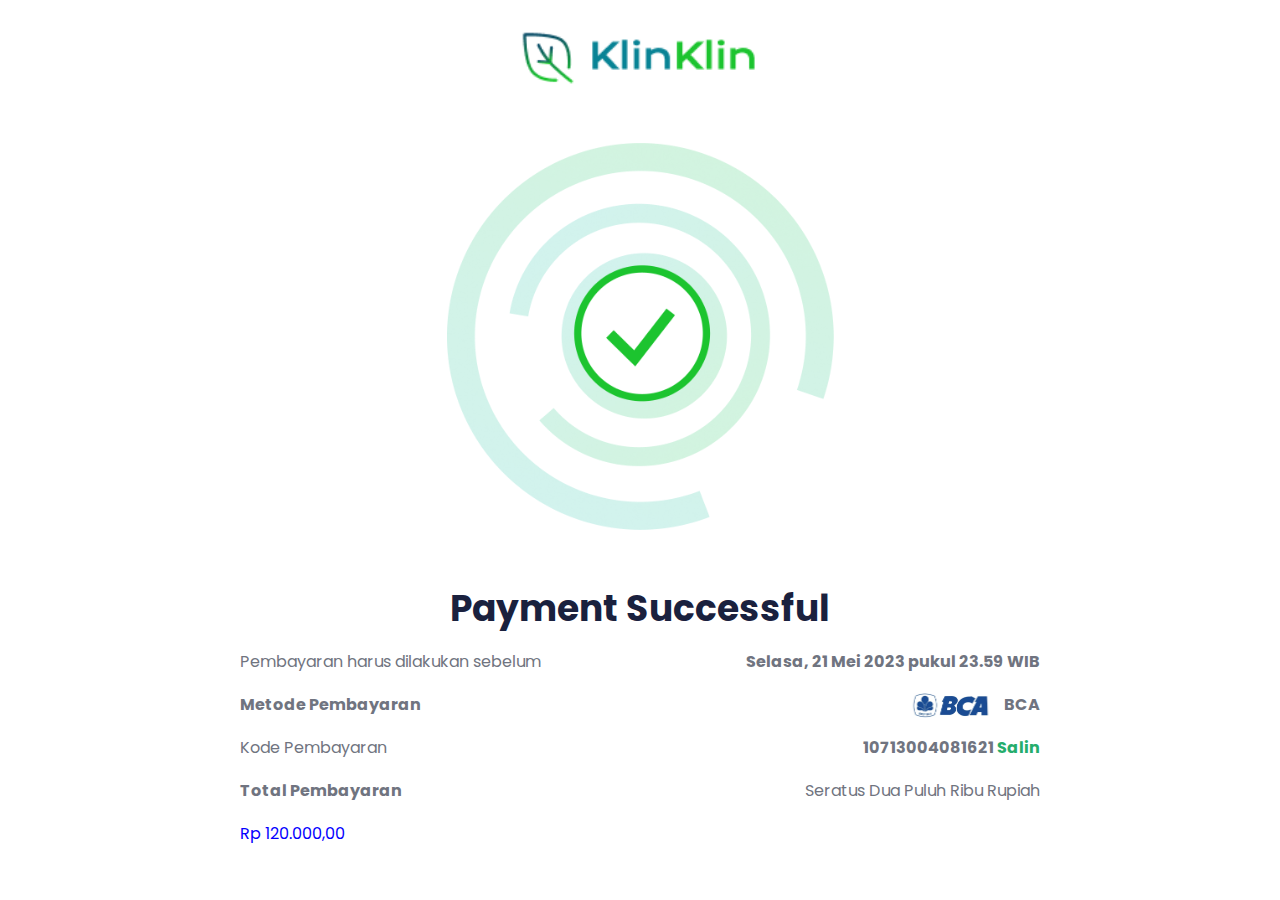
<file: invoice.html>
<!DOCTYPE html>
<html lang="en">
<head>
    <meta charset="UTF-8">
    <meta http-equiv="X-UA-Compatible" content="IE=edge">
    <meta name="viewport" content="width=device-width, initial-scale=1.0">
    <title>KlinKlin</title>
    <meta name="description" content="">
    <meta name="viewport" content="width=device-width, initial-scale=1">
    <link rel="shortcut icon" type="image/x-icon" href="assets/img/KlinKlinicon.ico">

    <link rel="stylesheet" href="assets/css/bootstrap.min.css">
    <link rel="stylesheet" href="assets/css/fontawesome-all.min.css">
    <link rel="stylesheet" href="assets/css/animate.min.css">
    <link rel="stylesheet" href="assets/css/magnific-popup.css">
    <link rel="stylesheet" href="assets/css/odometer.min.css">
    <link rel="stylesheet" href="assets/css/nice-select.css">
    <link rel="stylesheet" href="assets/css/meanmenu.css">
    <link rel="stylesheet" href="assets/css/swipper.css">
    <link rel="stylesheet" href="assets/css/main.css">
    <link rel="stylesheet" href="assets/css/main2.css">
    <link rel="stylesheet" href="assets/css/order.css">
    <link rel="stylesheet" href="assets/css/payment.css">
    <link rel="stylesheet" href="assets/css/invoice.css">
    <link href='https://fonts.googleapis.com/css?family=Poppins' rel='stylesheet'>
</head>

<body>

    <header>
        <div class="klin-invoice">
            <div class="klin-main-menu mt-30" >                             
                <a class="klin-logo" href="index.html"><img src="assets/img/logo/klinklin-logo.png" alt="img" style="width: 240px;"></a>
            </div>
        </div>
    </header>

    <div class="body-invoice">
        <img src="/assets/img/logo/invoice.png" alt="" style="width:500px ;">
        <h4>Payment Successful</h4>

        <div class="single-detail">
            <p>Pembayaran harus dilakukan sebelum</p>
            <p class="htext">Selasa, 21 Mei 2023 pukul 23.59 WIB</p>
        </div>

        <div class="single-detail">
            <p class="htext">Metode Pembayaran</p>
            <p class="htext"> <img src="assets/img/logo/bcac.png" alt="" width="100px" >  BCA</p>
        </div>

        <div class="single-detail">
            <p>Kode Pembayaran</p>
            <p class="htext">10713004081621 <span style="color: rgba(37, 173, 108, 1);" class="">Salin</span></p>
        </div>

        <div class="single-detail">
            <p class="htext" style="color: ;">Total Pembayaran</p> 
            <p >Seratus Dua Puluh Ribu Rupiah</p>
        </div>

        <div class="single-detail">
            <p style="color: rgba(5, 0, 255, 1); align-self: flex-start;">Rp 120.000,00</p>
        </div>
        
    </div>


</body>
</html>
</file>
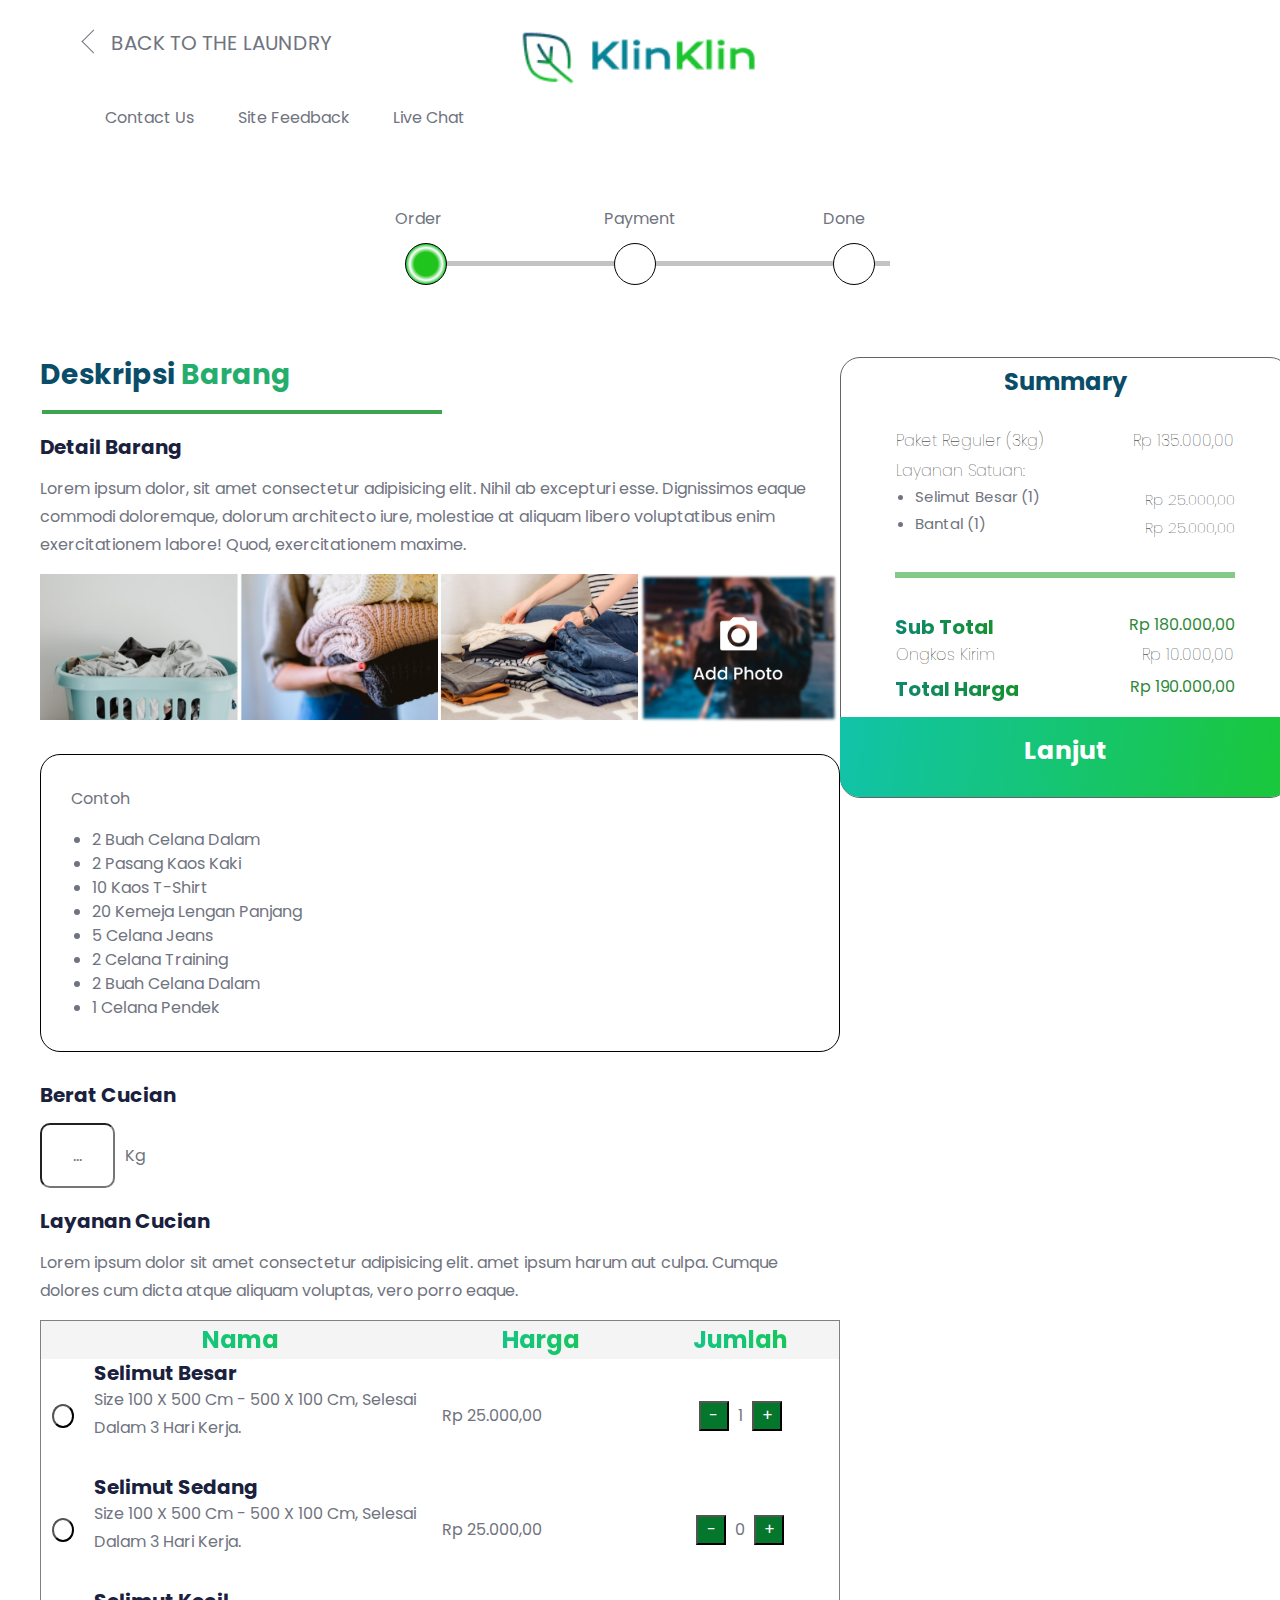
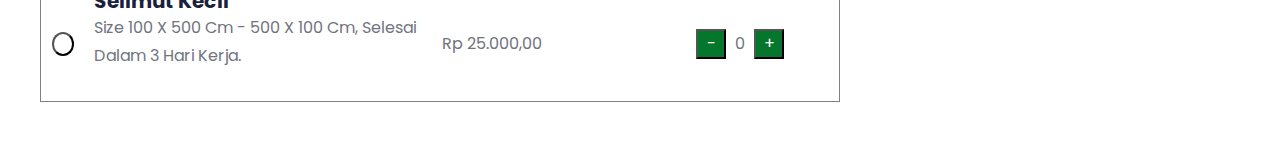
<file: order.html>
<!DOCTYPE html>
<html lang="en">
<head>
    <meta charset="UTF-8">
    <meta http-equiv="X-UA-Compatible" content="IE=edge">
    <meta name="viewport" content="width=device-width, initial-scale=1.0">
    <title>Order | KlinKlin</title>
    <meta name="description" content="">
    <meta name="viewport" content="width=device-width, initial-scale=1">
    <link rel="shortcut icon" type="image/x-icon" href="assets/img/KlinKlinicon.ico">

    <link rel="stylesheet" href="assets/css/bootstrap.min.css">
    <link rel="stylesheet" href="assets/css/fontawesome-all.min.css">
    <link rel="stylesheet" href="assets/css/animate.min.css">
    <link rel="stylesheet" href="assets/css/magnific-popup.css">
    <link rel="stylesheet" href="assets/css/odometer.min.css">
    <link rel="stylesheet" href="assets/css/nice-select.css">
    <link rel="stylesheet" href="assets/css/meanmenu.css">
    <link rel="stylesheet" href="assets/css/swipper.css">
    <link rel="stylesheet" href="assets/css/main.css">
    <link rel="stylesheet" href="assets/css/main2.css">
    <link rel="stylesheet" href="assets/css/order.css">
    <link href='https://fonts.googleapis.com/css?family=Poppins' rel='stylesheet'>
</head>

<body>
    <header>
        <div class="klin-main-header-area">
            <div class="container-fluid heaer-costum-container">
                <div class="klin-main-header-wrapper">
                    <div class="row align-items-center g-0">
                        <div class="col-xl-3 col-lg-3 col-6">
                           <a href="shop-details.html"> <div class="arrow left2"> </div>  <span class="back-title" style="font-family: 'Poppins';">Back To The Laundry </span></a>
                        </div>
                        <div class="col-xxl-6 col-xl-6 col-lg-7 d-none d-lg-block text-lg-center">
                            <div class="klin-main-menu-wrapper">
                                <div class="klin-main-menu">
                                    <div class="klin-main-menu mt-30">                             
                                        <a class="klin-logo" href="index.html"><img src="assets/img/logo/klinklin-logo.png" alt="img" style="width: 240px;"></a>
                                    </div>
                                </div>
                            </div>
                        </div>
                        <div class="col-xxl-3 col-xl-4 col-lg-2 col-6">
                            
                                <div class="klin-main-header-right" id="order" >
                                    <div class="klin-quote klin-quote-2 d-none d-xl-inline-block">
                                        <a class="" href="">Contact Us</a>
                                    </div>
                                    <div class="klin-quote1 klin-quote-2 d-none d-xl-inline-block">
                                        <a class="" href="">Site Feedback</i></a>
                                    </div>
                                    <div class="klin-quote1 klin-quote-2 d-none d-xl-inline-block">
                                        <a class="" href="">Live Chat</i></a>
                                    </div>
                                </div>
                            
                        </div>
                    </div>
                </div>
            </div>
        </div>
    </div>
    </header>
    
    <div class="track">
        <div class="track-order">
            <div class="track-column ">
                <p>Order</p>
                <span class="circle" style="background: radial-gradient(50% 50% at 50% 50%, #1FC41C 58.84%, #FFFFFF 81.25%, #1CC42F 100%);"">  </span>
            </div>
            <a href="payment.html">
            <div class="track-column">
                <p>Payment</p>
                <span class="circle"></span>       
            </div>
            </a>
            <div class="track-column">
                <p>Done</p>
                <span class="circle"></span>
            </div>
        </div>
    </div>

    <div class="order-body">
        <div class="left4">
            <h5>Deskripsi <span>Barang</span></h5>
            <hr>
            <h6>Detail Barang</h6>
            <p>Lorem ipsum dolor, sit amet consectetur adipisicing elit. Nihil ab excepturi esse. Dignissimos eaque commodi doloremque, dolorum architecto iure, molestiae at aliquam libero voluptatibus enim exercitationem labore! Quod, exercitationem maxime.</p>
            <div class="photo-list">
                <div class="single"><img src="/assets/img/order/img1.png" alt=""></div>
                <div class="single"><img src="/assets/img/order/img2.png" alt=""></div>
                <div class="single"><img src="/assets/img/order/img3.png" alt=""></div>
                <div class="single"><img src="/assets/img/order/img4.png" alt=""></div>
            </div>

            <div class="detail-barang">
                <p>Contoh</p>
                <ul>
                    <li>2 Buah Celana Dalam</li>
                    <li>2 Pasang Kaos Kaki</li>
                    <li>10 Kaos T-Shirt </li>
                    <li>20 Kemeja Lengan Panjang</li>
                    <li>5 Celana Jeans</li>
                    <li>2 Celana Training</li>
                    <li>2 Buah Celana Dalam</li>
                    <li>1 Celana Pendek</li>
                </ul>
            </div>

            <h6>Berat Cucian</h6>
            <div style="display: inline-block;">
                <input type="text" placeholder="..." class="cucian"><span>Kg</span>
            </div>
            
            <h6>Layanan Cucian</h6>
            <p>Lorem ipsum dolor sit amet consectetur adipisicing elit. amet ipsum harum aut culpa. Cumque dolores cum dicta atque aliquam voluptas, vero porro eaque.</p>


            <table border="">
                
                <tr class="judul">
                    <th>Nama <br></th>
                    <th>Harga <br></th>
                    <th>Jumlah <br></th>
                </tr>

                <tr>
                    <td class="t1"> <div class="isiTabel"><button class="bulet" onclick="this.style.background='green' "></button> 
                        <h6>Selimut Besar<p>Size 100 x 500 cm - 500 x 100 cm, selesai dalam 3 hari kerja. </p></h6>
                        </div>
                    </td>
                    <td> Rp 25.000,00</td>
                    <td style="text-align: center;"> <button class="" >-</button>  1 <button class="ples">+</button>  </td>
                </tr>
                <tr>
                    <td class="t1"> <div class="isiTabel"><button class="bulet"></button> 
                        <h6>Selimut Sedang<p>Size 100 x 500 cm - 500 x 100 cm, selesai dalam 3 hari kerja. </p></h6>
                        </div>
                    <td>Rp 25.000,00</td>
                    <td style="text-align: center;"><button>-</button>  0 <button>+</button></td>
                </tr>
                <tr>
                    <td class="t1"> <div class="isiTabel"><button class="bulet"></button> 
                        <h6>Selimut Kecil<p>Size 100 x 500 cm - 500 x 100 cm, selesai dalam 3 hari kerja. </p></h6>
                        </div>
                    <td>Rp 25.000,00</td>
                    <td style="text-align: center;"><button>-</button> 0 <button>+</button></td>
                </tr>
                
            </table>
        </div>


        
        <div class="right4">
            <div class="Summary mt-20 pt-10">
                <p>Summary</p>
                <div class="Summary-list">
                    <div class="SectionOrder">
                        <p>Paket Reguler (3kg)</p> <p>Rp 135.000,00</p>
                    </div>
                    <div class="SectionOrder">
                        <p>Layanan Satuan:</p>
                    </div>
                    <div class="SectionOrder">
                            <ul>
                                <li>Selimut Besar (1)</li>
                                <li>Bantal (1)</li>
                            </ul>
                        <div class="flex-column">
                            <p>Rp 25.000,00</p> 
                            <p>Rp 25.000,00</p>   
                        </div>                
                    </div>
                    <hr>
                    <div class="SectionOrder">
                        <h6>Sub Total</h6>
                        <span>Rp 180.000,00</span>
                    </div>
                    <div class="SectionOrder">
                        <p>Ongkos Kirim</p>
                        <p class=""> Rp 10.000,00</p>
                    </div>
                    <div class="SectionOrder">
                        <h6>Total Harga</h6>
                        <span>Rp 190.000,00</span>
                    </div>
                </div>
                <a href="payment.html">
                <div class="Next"><p>Lanjut</p></div>
                </a>
            </div>
        </div>
    </div>
</body>
</html>
</file>
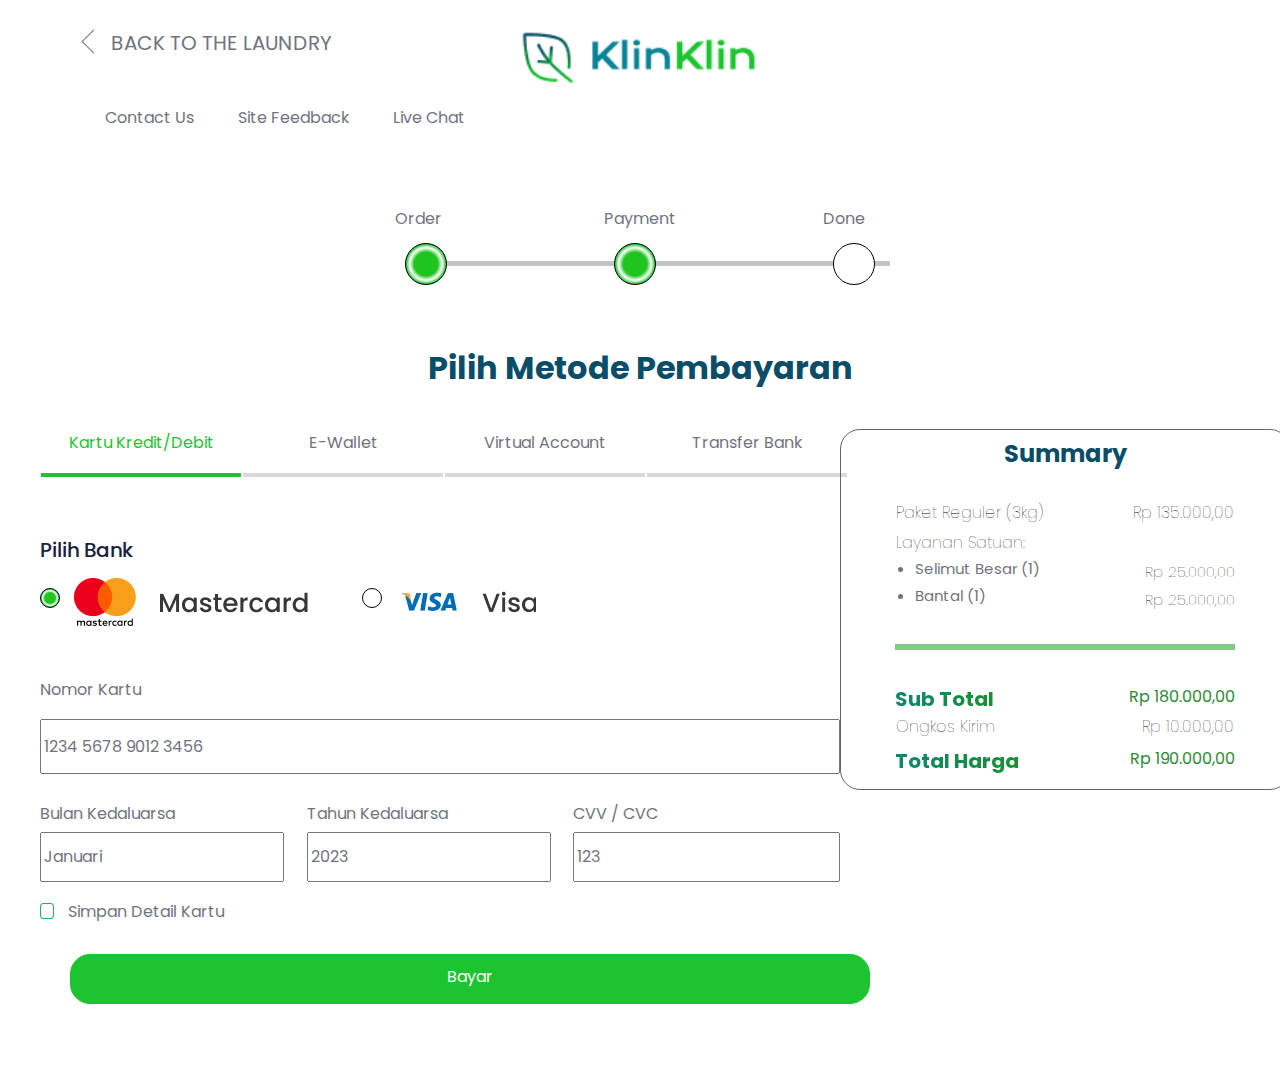
<file: payment.html>
<!DOCTYPE html>
<html lang="en">
<head>
    <meta charset="UTF-8">
    <meta http-equiv="X-UA-Compatible" content="IE=edge">
    <meta name="viewport" content="width=device-width, initial-scale=1.0">
    <title>Order | KlinKlin</title>
    <meta name="description" content="">
    <meta name="viewport" content="width=device-width, initial-scale=1">
    <link rel="shortcut icon" type="image/x-icon" href="assets/img/KlinKlinicon.ico">

    <link rel="stylesheet" href="assets/css/bootstrap.min.css">
    <link rel="stylesheet" href="assets/css/fontawesome-all.min.css">
    <link rel="stylesheet" href="assets/css/animate.min.css">
    <link rel="stylesheet" href="assets/css/magnific-popup.css">
    <link rel="stylesheet" href="assets/css/odometer.min.css">
    <link rel="stylesheet" href="assets/css/nice-select.css">
    <link rel="stylesheet" href="assets/css/meanmenu.css">
    <link rel="stylesheet" href="assets/css/swipper.css">
    <link rel="stylesheet" href="assets/css/main.css">
    <link rel="stylesheet" href="assets/css/main2.css">
    <link rel="stylesheet" href="assets/css/order.css">
    <link rel="stylesheet" href="assets/css/payment.css">
    <link href='https://fonts.googleapis.com/css?family=Poppins' rel='stylesheet'>
</head>

<body>
    <header>
        <div class="klin-main-header-area">
            <div class="container-fluid heaer-costum-container">
                <div class="klin-main-header-wrapper">
                    <div class="row align-items-center g-0">
                        <div class="col-xl-3 col-lg-3 col-6">
                           <a href="order.html"> <div class="arrow left2"> </div>  <span class="back-title" style="font-family: 'Poppins';">Back To The Laundry </span></a>
                        </div>
                        <div class="col-xxl-6 col-xl-6 col-lg-7 d-none d-lg-block text-lg-center">
                            <div class="klin-main-menu-wrapper">
                                <div class="klin-main-menu">
                                    <div class="klin-main-menu mt-30">                             
                                        <a class="klin-logo" href="index.html"><img src="assets/img/logo/klinklin-logo.png" alt="img" style="width: 240px;"></a>
                                    </div>
                                </div>
                            </div>
                        </div>
                        <div class="col-xxl-3 col-xl-4 col-lg-2 col-6">
                            
                                <div class="klin-main-header-right" id="order" >
                                    <div class="klin-quote klin-quote-2 d-none d-xl-inline-block">
                                        <a class="" href="">Contact Us</a>
                                    </div>
                                    <div class="klin-quote1 klin-quote-2 d-none d-xl-inline-block">
                                        <a class="" href="">Site Feedback</i></a>
                                    </div>
                                    <div class="klin-quote1 klin-quote-2 d-none d-xl-inline-block">
                                        <a class="" href="">Live Chat</i></a>
                                    </div>
                                </div>
                            
                        </div>
                    </div>
                </div>
            </div>
        </div>
    </div>
    </header>
    
    <div class="track">
        <div class="track-order">
            <a href="order.html">
            <div class="track-column ">
                <p>Order</p>
                <span class="circle" style="background: radial-gradient(50% 50% at 50% 50%, #1FC41C 58.84%, #FFFFFF 81.25%, #1CC42F 100%);">  </span>
            </div>
            </a>
            <div class="track-column">
                <p>Payment</p>
                <span class="circle" style="background: radial-gradient(50% 50% at 50% 50%, #1FC41C 58.84%, #FFFFFF 81.25%, #1CC42F 100%);"></span>
            </div>
            <div class="track-column">
                <p>Done</p>
                <span class="circle"></span>
            </div>
        </div>
    </div>

    <h6 class="payment-title">Pilih Metode Pembayaran</h6>
    <div class="main-area">
        <div class="order-body">
            <div class="left45">
                <div class="sub-title">
                    <div class="garis-title">
                        <p style="color: rgba(28, 196, 47, 1);">Kartu Kredit/Debit </p>
                        <hr style="border: 2px solid rgba(28, 196, 47, 1);">
                    </div>
                    <div class="garis-title">
                        <p>E-Wallet</p>
                        <hr>
                    </div>
                    <div class="garis-title">
                        <p>Virtual Account</p>
                        <hr>
                    </div>
                    <div class="garis-title">
                        <p>Transfer Bank</p>
                        <hr>
                    </div>
                </div>

                <h6 style="font-weight: 500;">Pilih Bank</h6>
                <div class="pilih">
                    <button class="circle2" style="background: radial-gradient(50% 50% at 50% 50%, #1FC41C 58.84%, #FFFFFF 81.25%, #1CC42F 100%);"></button> <img src="/assets/img/payment/MC.png" alt="image" style="margin-right: 50px;">
                    <button class="circle2"></button> <img src="/assets/img/payment/visa.png" alt="image" style="margin-right: 50px;">

                </div>

                <div class="col-xl-12 mb-50">
                    <p>Nomor Kartu</p>
                    <input type="text" placeholder="1234 5678 9012 3456" class="col-xl-12 h-75">
                </div>

                <div class="input-row">
                    <div class="col-xl-4 col-lg-6">
                        <p class="mb-1">Bulan Kedaluarsa</p>
                        <input type="text" placeholder="Januari" class="h-50 col-xl-11">
                    </div>

                    <div class="col-xl-4 col-lg-6">
                        <p class="mb-1">Tahun Kedaluarsa</p>
                        <input type="number" placeholder="2023"class="h-50 col-xl-11">
                    </div>   

                    <div class="col-xl-4 col-lg-6" >
                        <p class="mb-1">CVV / CVC</p>
                        <input type="number" placeholder="123" class="h-50 col-xl-12" >
                    </div>   
                </div>

                <div>
                    <button class="vBox mr-10"></button> <span>Simpan Detail Kartu</span>
                </div>
                <a href="invoice.html">
                    <div class="Bayar">
                        <span>Bayar</span>
                    </div>
                 </a>

            </div>
    
    
            
            <div class="right4">
                <div class="Summary mt-20 pt-10 pb-20">
                    <p>Summary</p>
                    <div class="Summary-list">
                        <div class="SectionOrder">
                            <p>Paket Reguler (3kg)</p> <p>Rp 135.000,00</p>
                        </div>
                        <div class="SectionOrder">
                            <p>Layanan Satuan:</p>
                        </div>
                        <div class="SectionOrder">
                                <ul>
                                    <li>Selimut Besar (1)</li>
                                    <li>Bantal (1)</li>
                                </ul>
                            <div class="flex-column">
                                <p>Rp 25.000,00</p> 
                                <p>Rp 25.000,00</p>   
                            </div>                
                        </div>
                        <hr>
                        <div class="SectionOrder">
                            <h6>Sub Total</h6>
                            <span>Rp 180.000,00</span>
                        </div>
                        <div class="SectionOrder">
                            <p>Ongkos Kirim</p>
                            <p class=""> Rp 10.000,00</p>
                        </div>
                        <div class="SectionOrder">
                            <h6>Total Harga</h6>
                            <span>Rp 190.000,00</span>
                        </div>
                    </div>
                </div>
            </div>
        </div>






    </div>
</body>
</html>
</file>
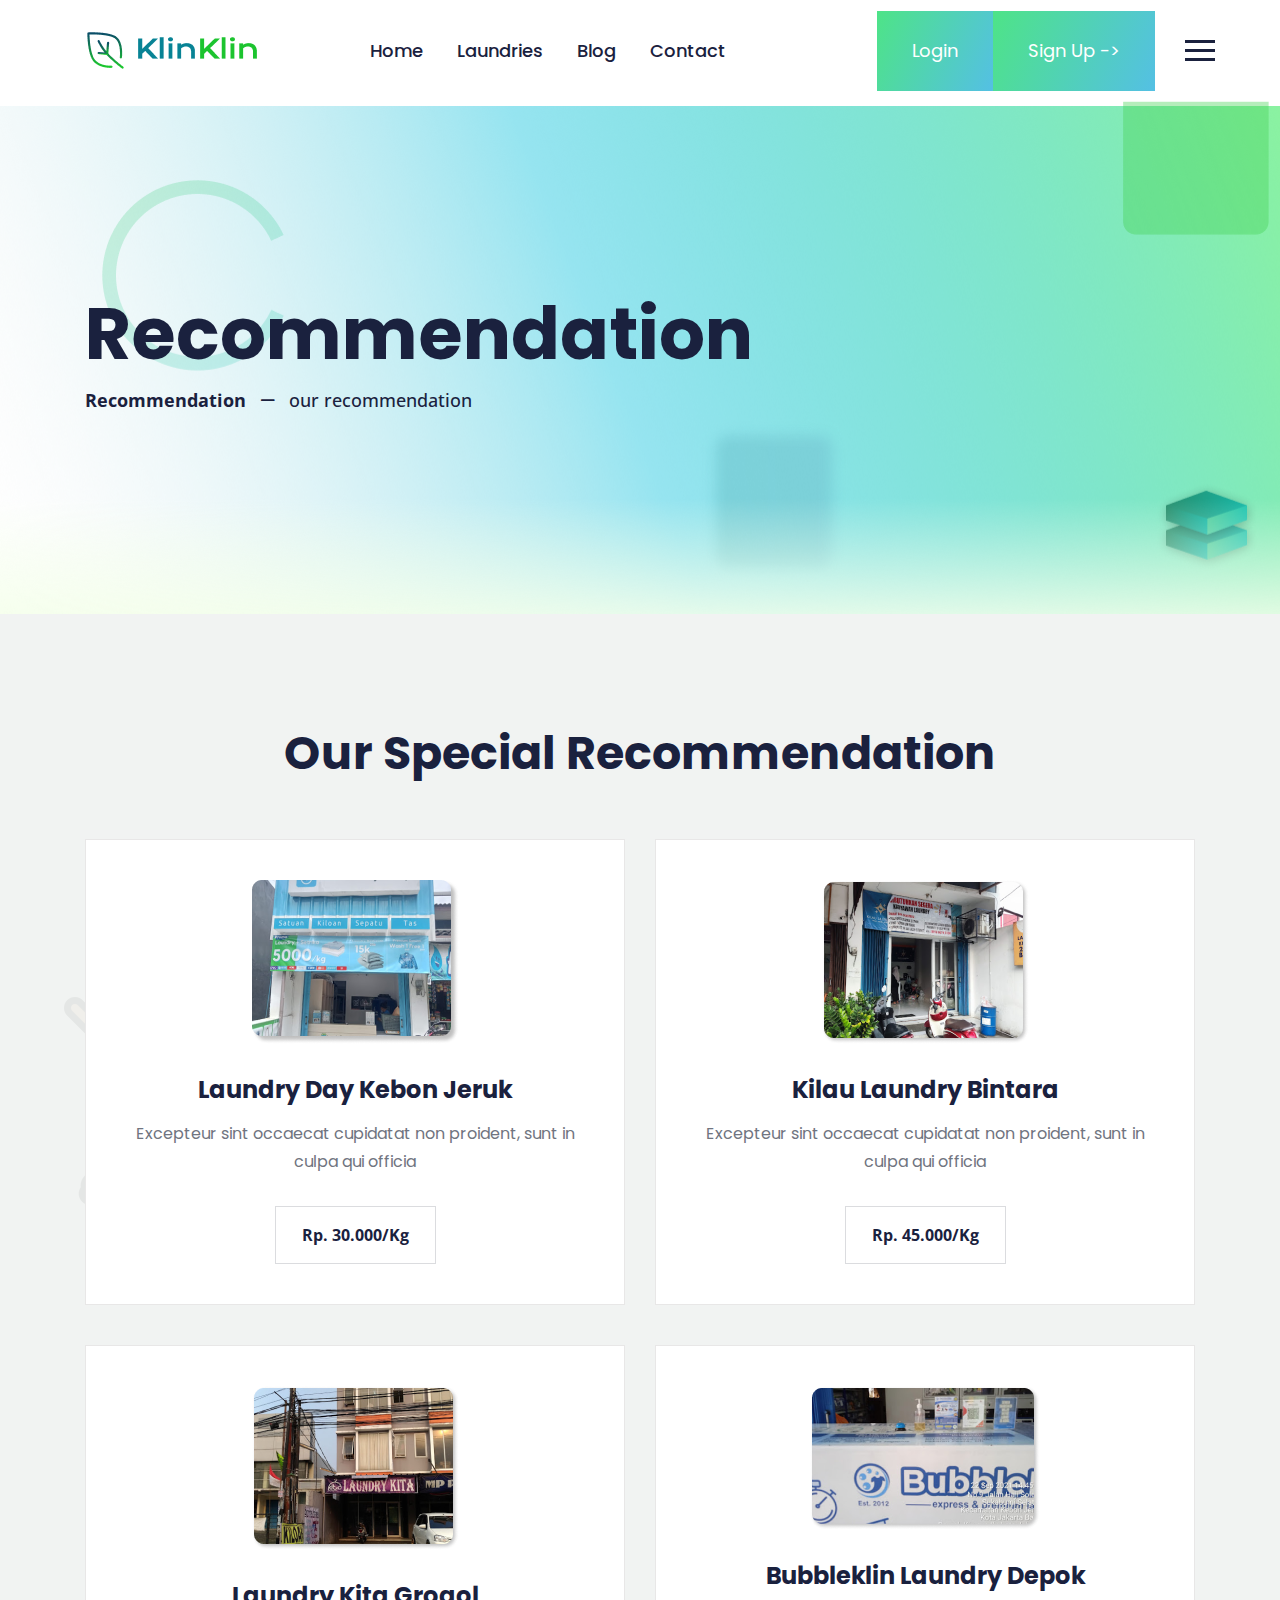
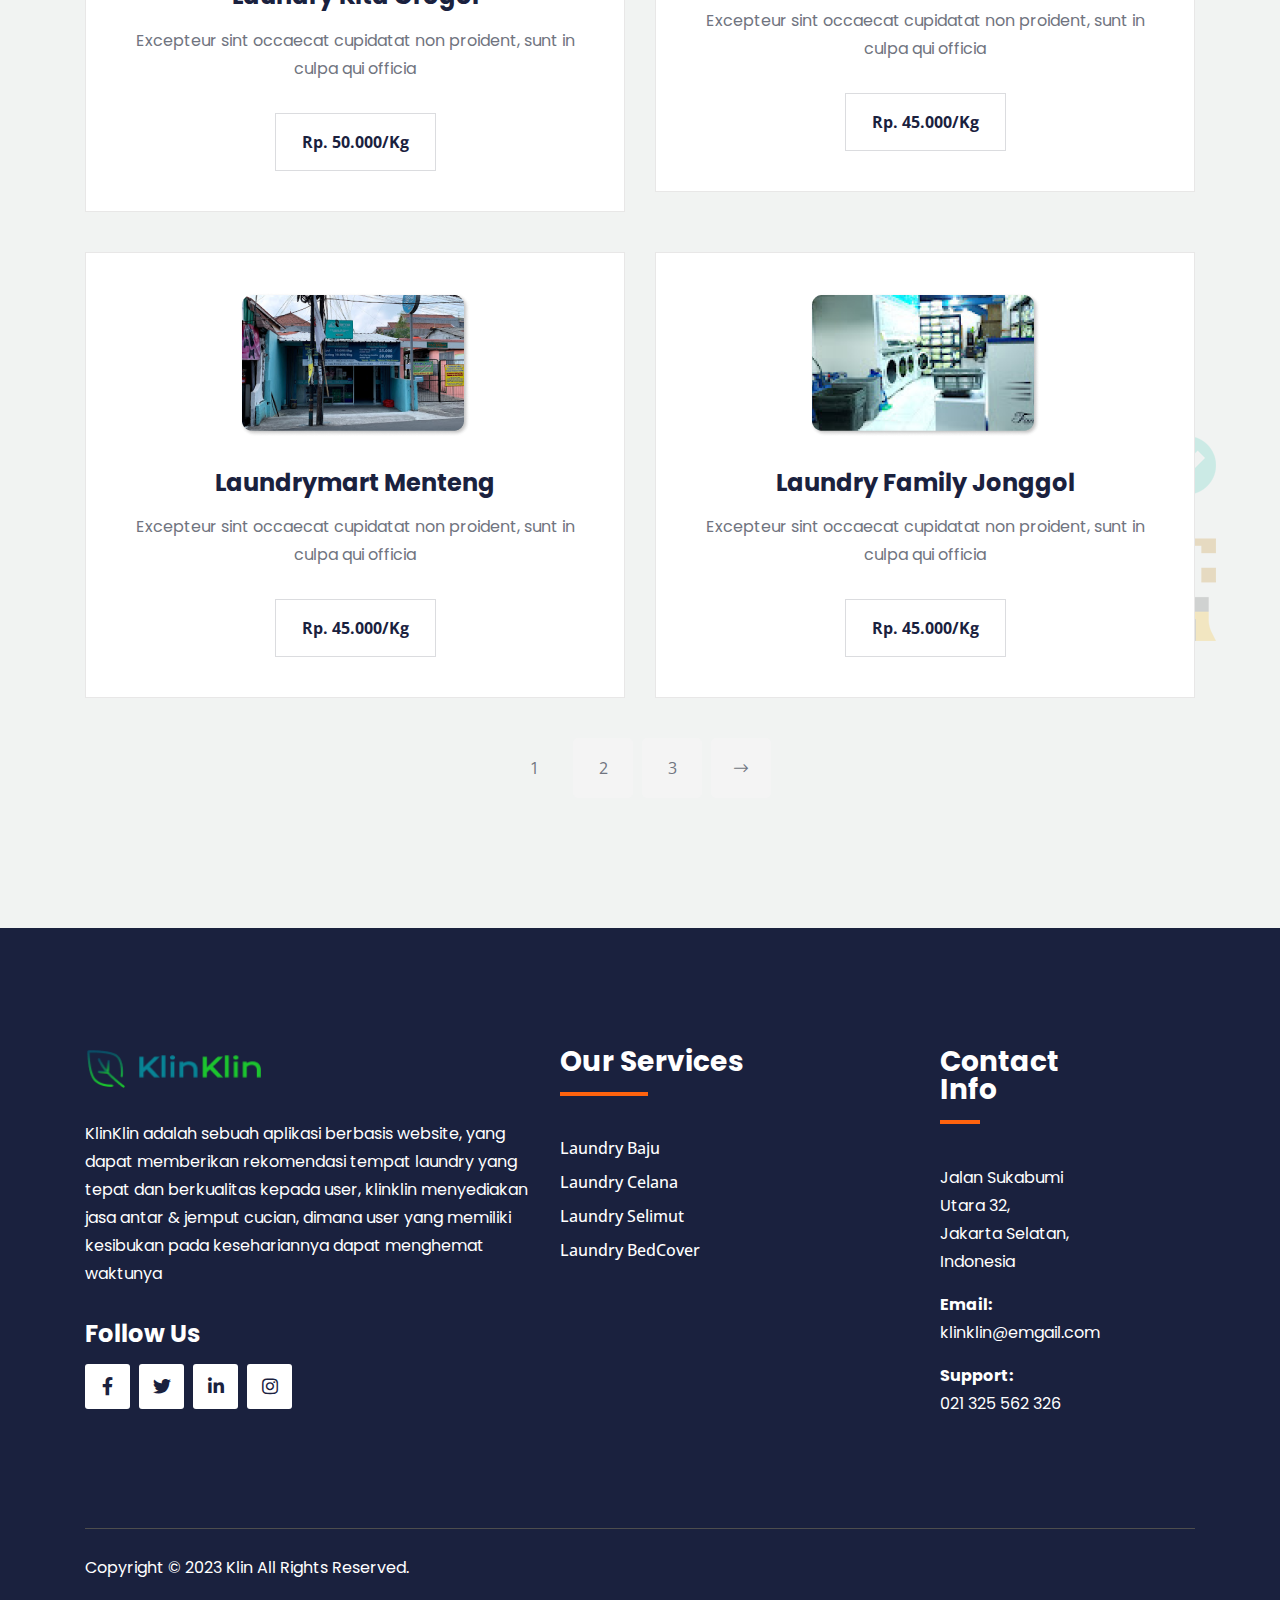
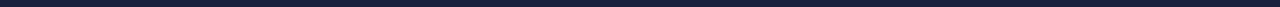
<file: service.html>
<!DOCTYPE html>
<html lang="en">
<head>
    <meta charset="utf-8">
    <meta http-equiv="x-ua-compatible" content="ie=edge">
    <title>KlinKlin- Your Laundry APP</title>
    <meta name="description" content="">
    <meta name="viewport" content="width=device-width, initial-scale=1">
    <link rel="shortcut icon" type="image/x-icon" href="assets/img/KlinKlinicon.ico">

    <!-- CSS here -->
    <link rel="stylesheet" href="assets/css/bootstrap.min.css">
    <link rel="stylesheet" href="assets/css/fontawesome-all.min.css">
    <link rel="stylesheet" href="assets/css/animate.min.css">
    <link rel="stylesheet" href="assets/css/magnific-popup.css">
    <link rel="stylesheet" href="assets/css/odometer.min.css">
    <link rel="stylesheet" href="assets/css/nice-select.css">
    <link rel="stylesheet" href="assets/css/meanmenu.css">
    <link rel="stylesheet" href="assets/css/swipper.css">
    <link rel="stylesheet" href="assets/css/main.css">
    <link rel="stylesheet" href="assets/css/main2.css">
</head>


<body>
    <header>
        <div class="klin-main-header-area">
            <div class="container-fluid heaer-costum-container">
                <div class="klin-main-header-wrapper">
                    <div class="row align-items-center g-0">
                        <div class="col-xxl-2 col-xl-2 col-lg-3 col-6">
                            <div class="klin-logo-area-2">
                                <a class="klin-logo" href="index.html"><img src="assets/img/logo/klinklin-logo.png" alt="img"></a>
                            </div>
                        </div>
                        <div class="col-xxl-7 col-xl-6 col-lg-7 d-none d-lg-block text-lg-center">
                            <div class="klin-main-menu-wrapper">
                                <div class="klin-main-menu">
                                    <nav id="main-menu">
                                        <ul>
                                            <li><a href="index.html">Home</a>
                                            </li>
    
                                            <li><a href="service.html">Laundries</a>
                                            </li>
                                            <li><a href="blog.html">Blog</a>

                                            </li>
                                            <li><a href="contact.html">Contact</a></li>
                                        </ul>
                                    </nav>
                                </div>
                            </div>
                        </div>
                        <div class="col-xxl-3 col-xl-4 col-lg-2 col-6">
                            <div class="klin-main-header-right">
                                <div class="klin-quote klin-quote-2 d-none d-xl-inline-block">
                                    <a class="quote-dropdown" href="">login </a>
                                </div>
                                <div class="klin-quote klin-quote-2 d-none d-xl-inline-block">
                                    <a class="quote-dropdown" href="">Sign Up -> </a>
                                </div>
                                <div class="klin-header-bar ml-30">
                                    <a href="#" class="klin-header-bar-btn side-toggle">
                                        <span class="klin-header-bar-line klin-header-bar-line-1"></span>
                                        <span class="klin-header-bar-line klin-header-bar-line-1"></span>
                                        <span class="klin-header-bar-line klin-header-bar-line-1"></span>
                                    </a>
                                </div>
                            </div>
                        </div>
                    </div>
                </div>
            </div>
        </div>
    </div>
</header>
    
    <div class="klin-breadcrumb-area pt-190 pb-200" data-background="assets/img/bg/servicebg.png" >
        <div class="container">
            <div class="row">
                <div class="col-12">
                    <div class="breadcrumb-section">
                        <h2 class="klin-breadcrumb-title">Recommendation</h2>
                        <ul class="breadcrumb-navigation">
                            <li>
                                <a href="index.html">Recommendation</a>
                            </li>
                            <li>
                                <span>our recommendation</span>
                            </li>
                        </ul>
                    </div>
                </div>
            </div>
        </div>
    </div>
    <!-- klin-breadcrumb-area-end -->

    <!-- special-service-start -->
    <div class="klin-special-service-area pt-110 pb-80">
        <div class="klin-special-service-bg-1">
            <img src="assets/img/special-service/special-service-bg-icon.png" alt="img">
        </div>
        <div class="klin-special-service-bg-2">
            <img src="assets/img/special-service/special-service-bg-icon-2.png" alt="img">
        </div>
        <div class="container">
            <div class="row">
                <div class="col-xl-12">
                    <div class="klin-section-title text-center mb-55">
                        <h2 class="section-title">Our Special Recommendation</h2>
                    </div>
                </div>
            </div>
            <div class="klin-special-service-box-area">
                <div class="row">
                    <div class="col-xxl-4 col-xl-6 col-md-6">
                        <div class="klin-special-service-box mb-40">
                            <div>
                                <div class="special-service-img mb-30">
                                    <a href="./shop-details.html"><img
                                            src="assets/img/special-service/laundryday.png" alt="img"></a>
                                </div>
                            </div>
                            <div class="special-service-text">
                                <h5 class="special-service-title"><a href="shop-details.html">Laundry Day Kebon Jeruk</a>
                                </h5>
                                <p>Excepteur sint occaecat cupidatat non proident, sunt in culpa qui officia</p>
                            </div>
                            <div class="special-service-btn mt-30">
                                <a href="shop-details.html">Rp. 30.000/kg</a>
                            </div>
                        </div>
                    </div>
                    <div class="col-xxl-4 col-xl-6 col-md-6">
                        <div class="klin-special-service-box mb-40">
                            <div>
                                <div class="special-service-img mb-30">
                                    <a href="./shop-details.html"><img
                                            src="assets/img/special-service/kilaulaundry.png" alt="img"></a>
                                </div>
                            </div>
                            <div class="special-service-text">
                                <h5 class="special-service-title"><a href="shop-details.html">Kilau Laundry Bintara</a>
                                </h5>
                                <p>Excepteur sint occaecat cupidatat non proident, sunt in culpa qui officia</p>
                            </div>
                            <div class="special-service-btn mt-30">
                                <a href="shop-details.html">Rp. 45.000/kg</a>
                            </div>
                        </div>
                    </div>
                    <div class="col-xxl-4 col-xl-6 col-md-6">
                        <div class="klin-special-service-box mb-40">
                            <div>
                                <div class="special-service-img mb-30">
                                    <a href="./service-details.html"><img
                                            src="assets/img/special-service/laundrykita.png" alt="img"></a>
                                </div>
                            </div>
                            <div class="special-service-text">
                                <h5 class="special-service-title"><a href="service-details.html">Laundry Kita Grogol</a>
                                </h5>
                                <p>Excepteur sint occaecat cupidatat non proident, sunt in culpa qui officia</p>
                            </div>
                            <div class="special-service-btn mt-30">
                                <a href="service-details.html">Rp. 50.000/kg</a>
                            </div>
                        </div>
                    </div>
                    <div class="col-xxl-4 col-xl-6 col-md-6">
                        <div class="klin-special-service-box mb-40">
                            <div>
                                <div class="special-service-img mb-30">
                                    <a href="./service-details.html"><img
                                            src="assets/img/special-service/bubbleklin.png" alt="img"></a>
                                </div>
                            </div>
                            <div class="special-service-text">
                                <h5 class="special-service-title"><a href="service-details.html">Bubbleklin Laundry Depok</a>
                                </h5>
                                <p>Excepteur sint occaecat cupidatat non proident, sunt in culpa qui officia</p>
                            </div>
                            <div class="special-service-btn mt-30">
                                <a href="service-details.html">Rp. 45.000/kg</a>
                            </div>
                        </div>
                    </div>
                    <div class="col-xxl-4 col-xl-6 col-md-6">
                        <div class="klin-special-service-box mb-40">
                            <div>
                                <div class="special-service-img mb-30">
                                    <a href="./service-details.html"><img
                                            src="assets/img/special-service/Laundromart.png" alt="img"></a>
                                </div>
                            </div>
                            <div class="special-service-text">
                                <h5 class="special-service-title"><a href="service-details.html">Laundrymart Menteng</a>
                                </h5>
                                <p>Excepteur sint occaecat cupidatat non proident, sunt in culpa qui officia</p>
                            </div>
                            <div class="special-service-btn mt-30">
                                <a href="service-details.html">Rp. 45.000/kg</a>
                            </div>
                        </div>
                    </div>
                    <div class="col-xxl-4 col-xl-6 col-md-6">
                        <div class="klin-special-service-box mb-40">
                            <div>
                                <div class="special-service-img mb-30">
                                    <a href="./service-details.html"><img
                                            src="assets/img/special-service/laundryfamily.png" alt="img"></a>
                                </div>
                            </div>
                            <div class="special-service-text">
                                <h5 class="special-service-title"><a href="service-details.html">Laundry Family Jonggol</a>
                                </h5>
                                <p>Excepteur sint occaecat cupidatat non proident, sunt in culpa qui officia</p>
                            </div>
                            <div class="special-service-btn mt-30">
                                <a href="service-details.html">Rp. 45.000/kg</a>
                            </div>
                        </div>
                    </div>
                    <div class="blog-pagination mb-40", style="text-align: center;">
                        <ul>
                            <li><span aria-current="page" class="page-numbers current">1</span></li>
                            <li><a class="page-numbers" href="#">2</a></li>
                            <li><a class="page-numbers" href="#">3</a></li>
                            <li><a class="next page-numbers" href="#"><i class="fal fa-long-arrow-right"></i></a></li>
                        </ul>			                
                    </div>
                </div>
            </div>
        </div>
    </div>
    <!-- special-service-end -->

    <!-- footer-area-start -->
    <div class="klin-footer-area pt-120">
        <div class="container-fluid heaer-costum-container pb-60">
            <div class="klin-footer-content ">
                <div class="row">
                    <div class="col-xl-5 col-md-6 col-sm-12 col-12 ">
                        <div class="klin-footer-widget mb-50">
                            <div class="klin-foote-info smpl-40 ">
                                <a href="index.html" class="footer-widget-logo"><img src="assets/img/logo/klinklin-logo.png"
                                        alt="img"></a>
                                        <p>KlinKlin adalah sebuah aplikasi berbasis website, yang dapat memberikan rekomendasi tempat laundry yang tepat dan berkualitas kepada user, klinklin menyediakan jasa antar & jemput cucian, dimana user yang memiliki kesibukan pada kesehariannya dapat menghemat waktunya</p>
                            </div>
                            <div class="klin-footer-follow mt-30">
                                <h5 class="footer-follow-label">follow us</h5>
                                <div class="klin-footer-follow-link">
                                    <a href="#"><i class="fab fa-facebook-f"></i></a>
                                    <a href="#"><i class="fab fa-twitter"></i></a>
                                    <a href="#"><i class="fab fa-linkedin-in"></i></a>
                                    <a href="#"><i class="fab fa-instagram"></i></a>
                                </div>
                            </div>
                        </div>
                    </div>
                    <div class="col-xl-4 col-md-6 col-sm-12 col-12">
                        <div class="klin-footer-widget mb-50 pl-70">
                            <h4 class="klin-footer-widget-title">our services</h4>
                            <ul>
                                <li><a href="service.html">Laundry Baju</a></li>
                                <li><a href="service.html">Laundry Celana</a></li>
                                <li><a href="service.html">Laundry Selimut</a></li>
                                <li><a href="service.html">Laundry BedCover</a></li>
                            </ul>
                        </div>
                    </div>
                    <div class="col-xl-2 col-md-6 col-sm-12 col-12">
                        <div class="klin-footer-widget mb-50">
                            <h4 class="klin-footer-widget-title">contact info</h4>
                            <p>Jalan Sukabumi Utara 32, <br>Jakarta Selatan, Indonesia</p>
                            <p>
                                <label>Email:</label>
                                <a href="mailto:info@example.com">klinklin@emgail.com</a>
                            </p>
                            <p>
                                <label>Support:</label>
                                <a href="tel:+13255623267">021 325 562 326</a>
                            </p>
                        </div>
                    </div>
                    
                </div>
            </div>
        </div>

        <div class="container-fluid heaer-costum-container">
            <div class="footer-copyright-border pt-25 pb-25">
                <div class="row align-items-center">
                    <div class="col-xl-6 col-lg-6 col-md-12">
                        <div class="klin-copyright-text text-lg-start text-sm-center ">
                            <p>Copyright © 2023 Klin</a>
                                All Rights Reserved.</p>
                        </div>
                    </div>                   
                </div>
            </div>
        </div>

    </div>
    <!-- footer-area-end -->

    <!-- JS here -->
    <script src="assets/js/jquery.min.js"></script>
    <script src="assets/js/bootstrap.bundle.min.js"></script>
    <script src="assets/js/swipper-bundle.min.js"></script>
    <script src="assets/js/knob.min.js"></script>
    <script src="assets/js/jquery.meanmenu.min.js"></script>
    <script src="assets/js/wow.min.js"></script>
    <script src="assets/js/jquery.nice-select.min.js"></script>
    <script src="assets/js/jquery.scrollUp.min.js"></script>
    <script src="assets/js/jquery.magnific-popup.min.js"></script>
    <script src="assets/js/isotope.pkgd.js"></script>
    <script src="assets/js/imageloaded.js"></script>
    <script src="assets/js/odometer.min.js"></script>
    <script src="assets/js/appear.min.js"></script>
    <script src="assets/js/back-to-top.min.js"></script>
    <script src="assets/js/main.js"></script>
</body>

</html>
</body>
</html>
</file>
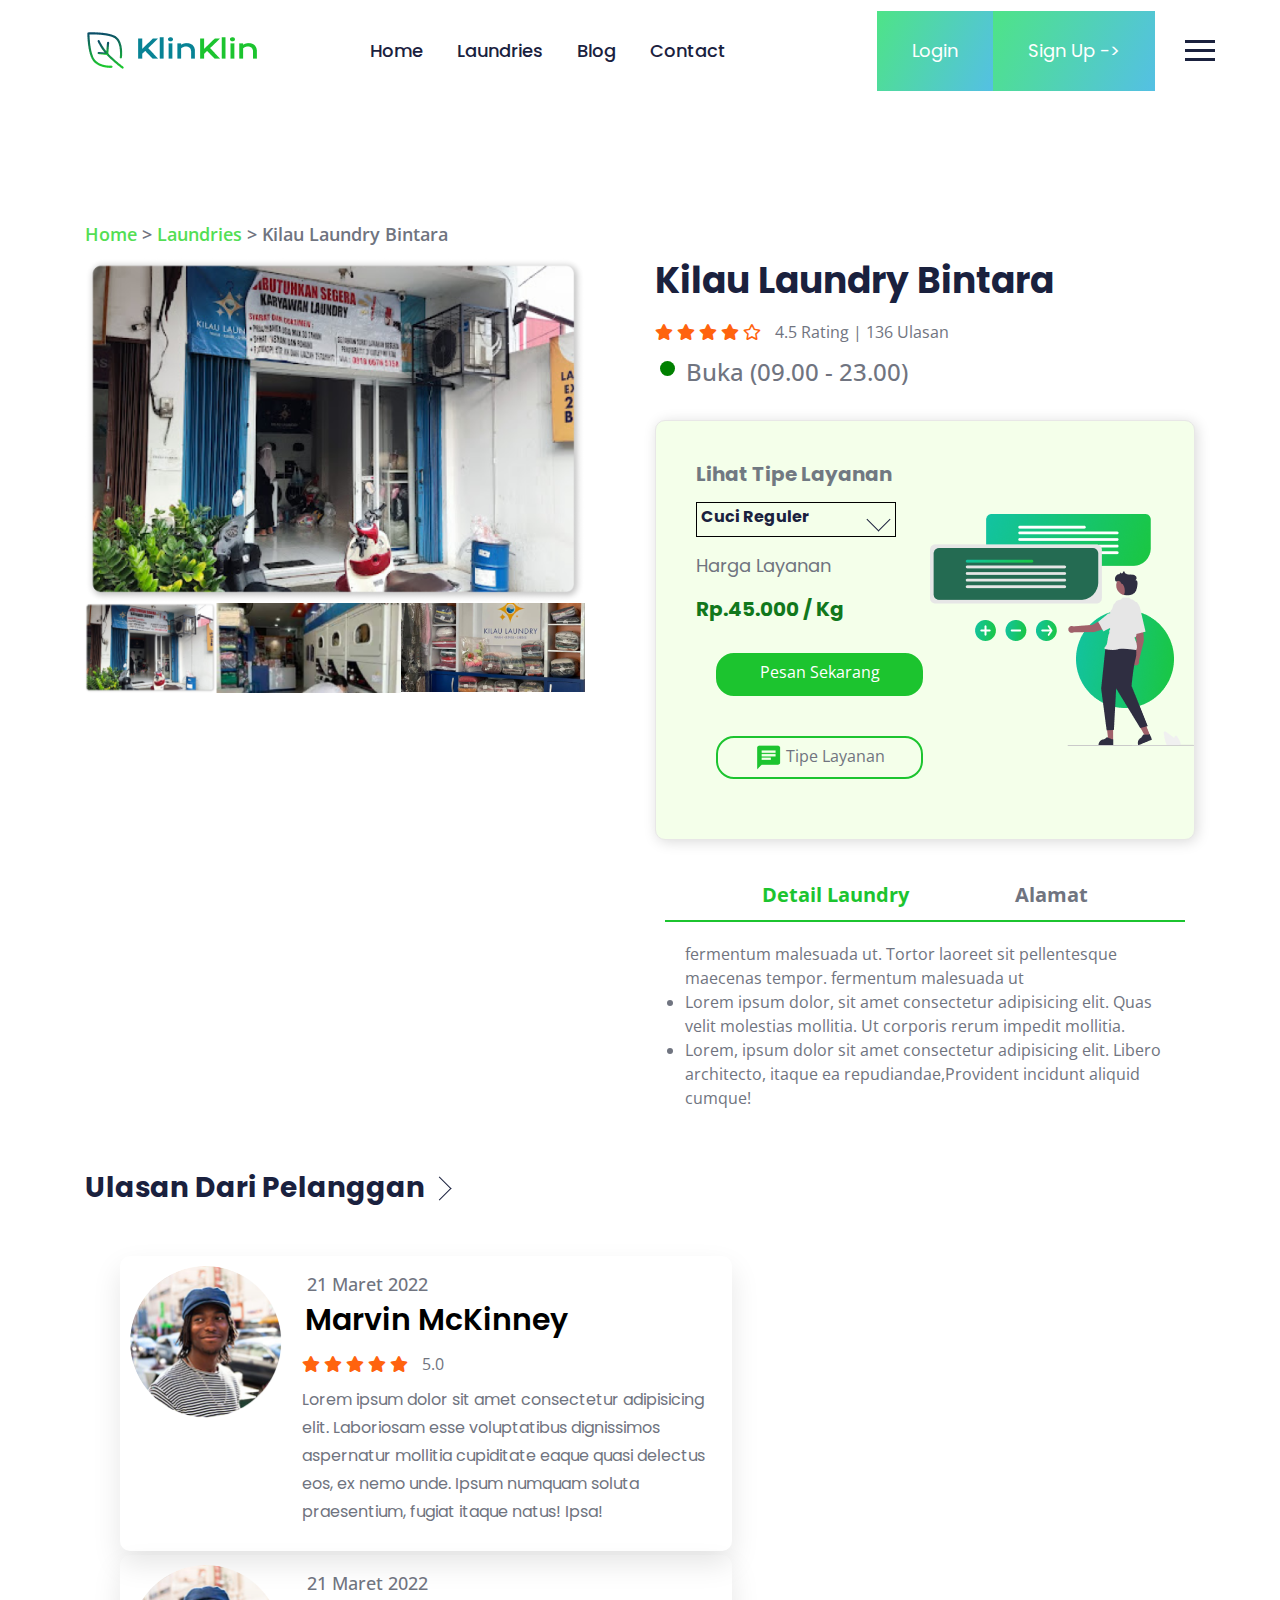
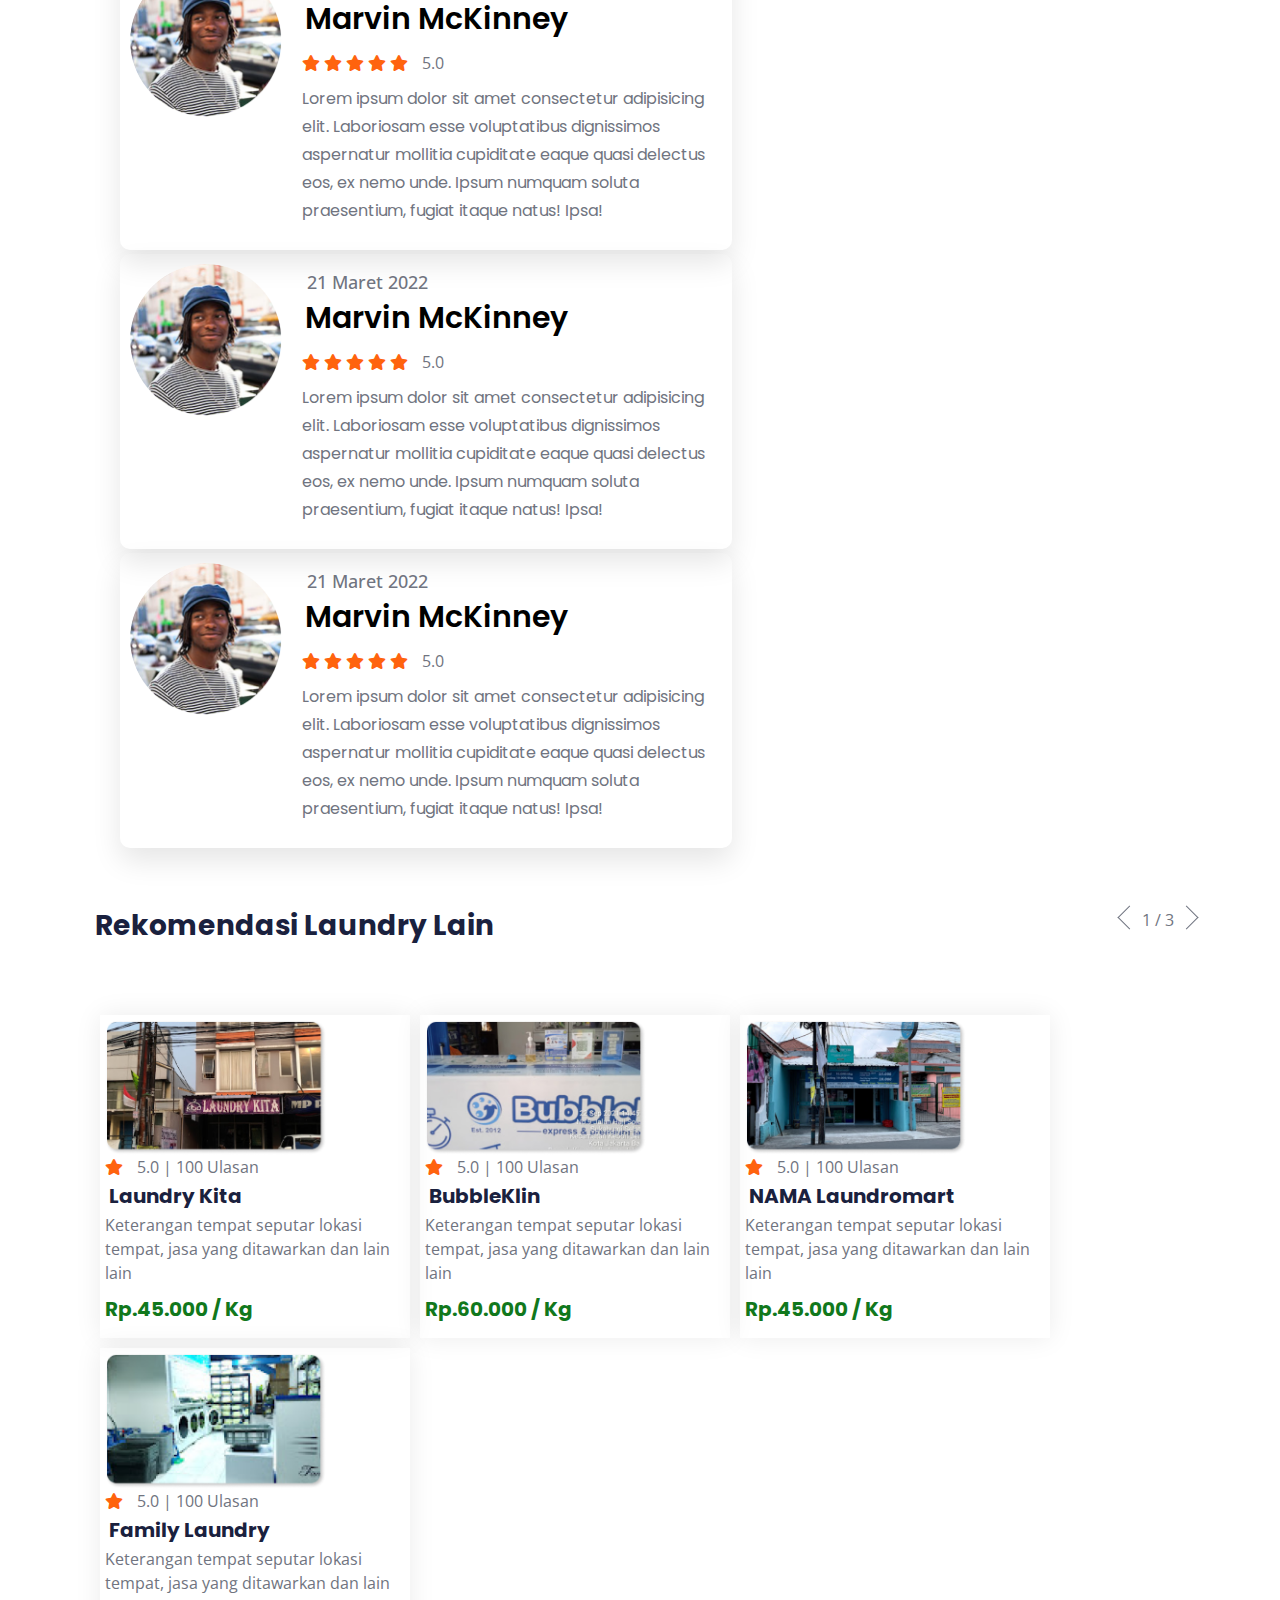
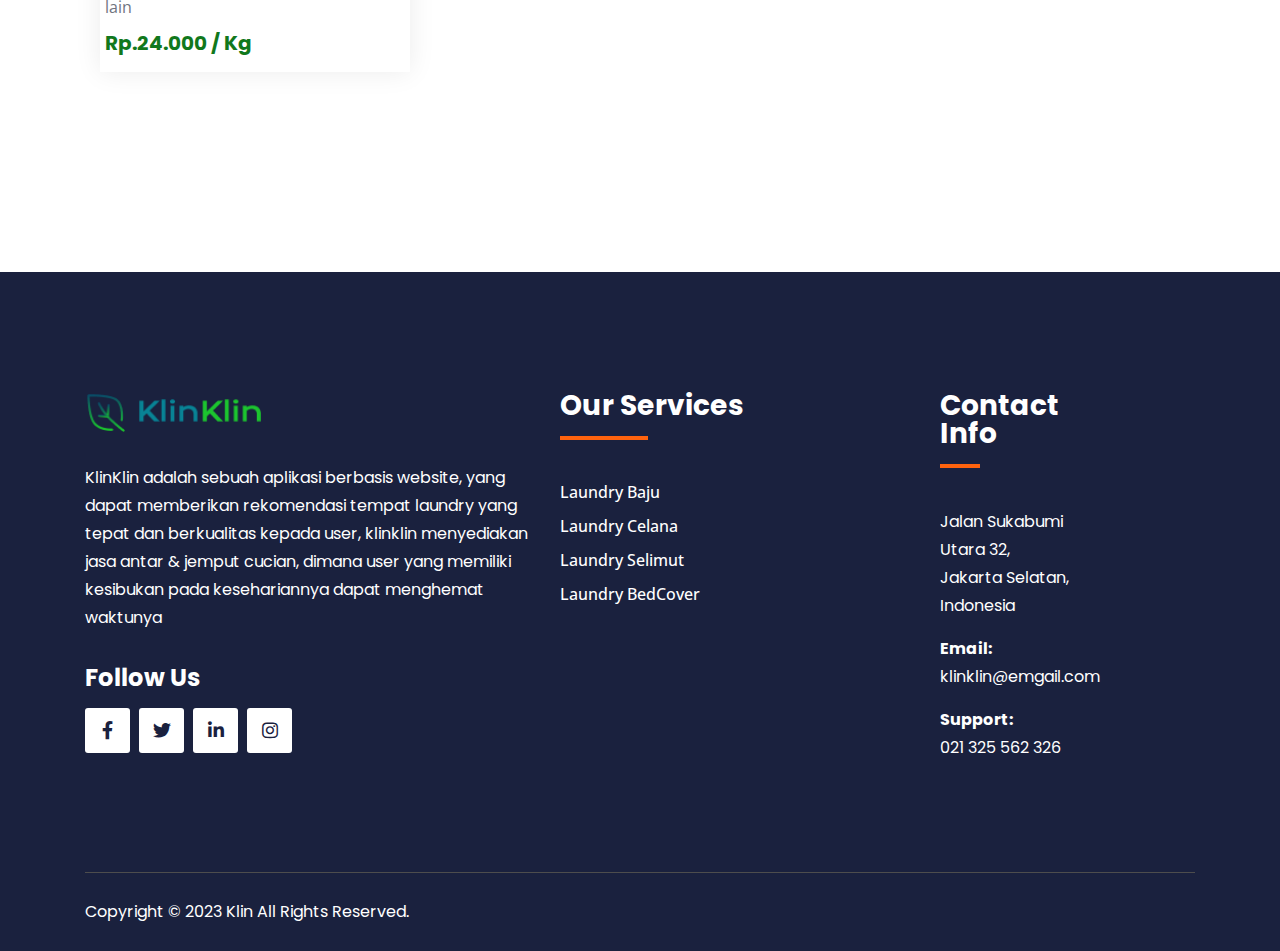
<file: shop-details.html>
<!DOCTYPE html>
<html lang="en">
<head>
    <meta charset="utf-8">
    <meta http-equiv="x-ua-compatible" content="ie=edge">
    <title>KlinKlin- Your Laundry APP</title>
    <meta name="description" content="">
    <meta name="viewport" content="width=device-width, initial-scale=1">
    <link rel="shortcut icon" type="image/x-icon" href="assets/img/KlinKlinicon.ico">

    <!-- CSS here -->
    <link rel="stylesheet" href="assets/css/bootstrap.min.css">
    <link rel="stylesheet" href="assets/css/fontawesome-all.min.css">
    <link rel="stylesheet" href="assets/css/animate.min.css">
    <link rel="stylesheet" href="assets/css/magnific-popup.css">
    <link rel="stylesheet" href="assets/css/odometer.min.css">
    <link rel="stylesheet" href="assets/css/nice-select.css">
    <link rel="stylesheet" href="assets/css/meanmenu.css">
    <link rel="stylesheet" href="assets/css/swipper.css">
    <link rel="stylesheet" href="assets/css/main.css">
    <link rel="stylesheet" href="assets/css/main2.css">
</head>


<body>
    <header>
        <div class="klin-main-header-area">
            <div class="container-fluid heaer-costum-container">
                <div class="klin-main-header-wrapper">
                    <div class="row align-items-center g-0">
                        <div class="col-xxl-2 col-xl-2 col-lg-3 col-6">
                            <div class="klin-logo-area-2">
                                <a class="klin-logo" href="index.html"><img src="assets/img/logo/klinklin-logo.png" alt="img"></a>
                            </div>
                        </div>
                        <div class="col-xxl-7 col-xl-6 col-lg-7 d-none d-lg-block text-lg-center">
                            <div class="klin-main-menu-wrapper">
                                <div class="klin-main-menu">
                                    <nav id="main-menu">
                                        <ul>
                                            <li><a href="index.html">Home</a>
                                            </li>
    
                                            <li><a href="service.html">Laundries</a>
                                            </li>
                                            <li><a href="blog.html">Blog</a>

                                            </li>
                                            <li><a href="contact.html">Contact</a></li>
                                        </ul>
                                    </nav>
                                </div>
                            </div>
                        </div>
                        <div class="col-xxl-3 col-xl-4 col-lg-2 col-6">
                            <div class="klin-main-header-right">
                                <div class="klin-quote klin-quote-2 d-none d-xl-inline-block">
                                    <a class="quote-dropdown" href="">login </a>
                                </div>
                                <div class="klin-quote klin-quote-2 d-none d-xl-inline-block">
                                    <a class="quote-dropdown" href="">Sign Up -> </a>
                                </div>
                                <div class="klin-header-bar ml-30">
                                    <a href="#" class="klin-header-bar-btn side-toggle">
                                        <span class="klin-header-bar-line klin-header-bar-line-1"></span>
                                        <span class="klin-header-bar-line klin-header-bar-line-1"></span>
                                        <span class="klin-header-bar-line klin-header-bar-line-1"></span>
                                    </a>
                                </div>
                            </div>
                        </div>
                    </div>
                </div>
            </div>
        </div>
    </div>
</header>

    <div class="shop-details-area pt-120 pb-120">
        <div class="container">
            <div class="klin-shop-details mb-50">
                <div class="row">
                    <div class="col-xl-12 mb-10">
                        <span style="font-weight: 600; font-size: large;" >  <a href="index.html" style="color: rgba(83, 222, 84, 1);"> Home </a> > <a href="service.html"style="color: rgba(83, 222, 84, 1);">Laundries </a> > Kilau Laundry Bintara</span>
                    </div>
                    <div class="col-xl-6 col-lg-6">
                        <div class="klin-images-wrapper mr-40 mb-40">
                            <div class="klin-single-shop-details-active swiper-container">
                                <div class="swiper-wrapper">
                                    <div class="klin-single-shop-details-image has-width">
                                        <img src="assets/img/Details/details1.png" alt="">
                                    </div>
                                </div>
                            </div>
                            <div class="klin-single-shop-details-control-wrap ">
                                <div class="klin-single-shop-details-control-active swiper-container">
                                    <div class="swiper-wrapper">
                                        <div class="klin-single-shop-details-control-image w_img w-auto">
                                            <a href="assets/img/Details/details1.png"><img src="assets/img/Details/detailsk1.png" alt=""></a>
                                        </div>
                                        <div class="klin-single-shop-details-control-image w_img w-auto">
                                            <img src="assets/img/Details/details2.png" alt="">
                                        </div>  
                                        <div class="klin-single-shop-details-control-image w_img w-auto">
                                            <img src="assets/img/Details/details3.png" alt="">
                                        </div>                                                       
                                    </div>

                                </div>
                            </div>
                        </div>
                    </div>

                    <div class="col-xl-6 col-lg-6">
                        <div class="klin-shop-details-content mb-40">
                            <h3 class="klin-shop-details-content-title">Kilau Laundry Bintara</h3>
                            <div class="klin-shop-details-content-price-rating-wrap mb-30">                             
                                <div class="klin-shop-details-content-rating mb-10">
                                    <a href="#"><i class="fas fa-star"></i></a>
                                    <a href="#"><i class="fas fa-star"></i></a>
                                    <a href="#"><i class="fas fa-star"></i></a>
                                    <a href="#"><i class="fas fa-star"></i></a>
                                    <a href="#"><i class="far fa-star"></i></a>
                                    <span>4.5 Rating | 136 Ulasan</span>
                                </div>
                                <div class="klin-shop-details-contetn-price mb-10">
                                    <span class="dot" style="text-align: center;"></span>
                                    <span > Buka (09.00 - 23.00)</span>
                                </div>
                            </div>

                            <div class="klin-special-details-box mb-40" style="background-image: url(assets/img/Details/bg.png); 
                            background-repeat: no-repeat; background-position: right;">
                                
                                <div class="special-service-text" >
                                    <h6 style="opacity: 60%;">Lihat Tipe Layanan</h6>
                                    <h5 class="details-box p-1" ><a href="" >Cuci Reguler</a> <span class="arrow down m-1"></span></h5>
                                    <p style="font-size: large;">Harga Layanan</p>
                                    <p class="section-subtitle" style="color:rgba(17, 120, 28, 1)">Rp.45.000 / Kg</p>                                   
                                </div>

                                <div class="section-tipelayanan">
                                   <a href="order.html"> <div class="border-tipelayanan" style="background-color: rgba(28, 196, 47, 1); color: white;">Pesan Sekarang</div></a>
                                    <div class="border-tipelayanan"><span><img src="assets/img/Details/tny1.png" alt="" width="15%"> Tipe Layanan</span></div>
                                </div>


                            </div >   
                            <div class="detail-content">
                                <div style="color: rgba(28, 196, 47, 1);"> <a href="">Detail Laundry</a></div>
                                <div> <a href="">Alamat</a></div>
                            </div>
                            <div class="detail-content-border">fermentum malesuada ut. Tortor laoreet sit pellentesque maecenas tempor. fermentum malesuada ut
                                <ul>
                                    <li>Lorem ipsum dolor, sit amet consectetur adipisicing elit. Quas velit molestias mollitia.  Ut corporis rerum impedit mollitia.</li>
                                    <li>Lorem, ipsum dolor sit amet consectetur adipisicing elit. Libero architecto, itaque ea repudiandae,Provident incidunt aliquid cumque!</li>
                                </ul>
                            </div>
                            </div>                    
                    </div>
                    
                    <h5>Ulasan Dari Pelanggan <span class="arrow right"></span></h3> 
                        <div class="col-xl-12 m-2">
                            <div class="review-content">

                                <div class="layanan-single-review-content">
                                    <img src="assets/img/Details/Review.png" alt="" class="img-circle">
                                        <div class="detail-review">
                                            <span class="date-text">21 Maret 2022</span>
                                            <p class="name-review"> Marvin McKinney</p>
                                            <div class="klin-shop-details-content-rating mb-10">
                                                <a href="#"><i class="fas fa-star"></i></a>
                                                <a href="#"><i class="fas fa-star"></i></a>
                                                <a href="#"><i class="fas fa-star"></i></a>
                                                <a href="#"><i class="fas fa-star"></i></a>
                                                <a href="#"><i class="fas fa-star"></i></a>
                                                <span>5.0</span>
                                            </div>
                                            <p>Lorem ipsum dolor sit amet consectetur adipisicing elit. Laboriosam esse voluptatibus dignissimos aspernatur mollitia cupiditate eaque quasi delectus eos, ex nemo unde. Ipsum numquam soluta praesentium, fugiat itaque natus! Ipsa!</p>
                                        </div>
                                </div>

                                <div class="layanan-single-review-content">
                                    <img src="assets/img/Details/Review.png" alt="" class="img-circle">
                                        <div class="detail-review">
                                            <span class="date-text">21 Maret 2022</span>
                                            <p class="name-review"> Marvin McKinney</p>
                                            <div class="klin-shop-details-content-rating mb-10">
                                                <a href="#"><i class="fas fa-star"></i></a>
                                                <a href="#"><i class="fas fa-star"></i></a>
                                                <a href="#"><i class="fas fa-star"></i></a>
                                                <a href="#"><i class="fas fa-star"></i></a>
                                                <a href="#"><i class="fas fa-star"></i></a>
                                                <span>5.0</span>
                                            </div>
                                            <p>Lorem ipsum dolor sit amet consectetur adipisicing elit. Laboriosam esse voluptatibus dignissimos aspernatur mollitia cupiditate eaque quasi delectus eos, ex nemo unde. Ipsum numquam soluta praesentium, fugiat itaque natus! Ipsa!</p>
                                        </div>
                                </div>

                                <div class="layanan-single-review-content">
                                    <img src="assets/img/Details/Review.png" alt="" class="img-circle">
                                        <div class="detail-review">
                                            <span class="date-text">21 Maret 2022</span>
                                            <p class="name-review"> Marvin McKinney</p>
                                            <div class="klin-shop-details-content-rating mb-10">
                                                <a href="#"><i class="fas fa-star"></i></a>
                                                <a href="#"><i class="fas fa-star"></i></a>
                                                <a href="#"><i class="fas fa-star"></i></a>
                                                <a href="#"><i class="fas fa-star"></i></a>
                                                <a href="#"><i class="fas fa-star"></i></a>
                                                <span>5.0</span>
                                            </div>
                                            <p>Lorem ipsum dolor sit amet consectetur adipisicing elit. Laboriosam esse voluptatibus dignissimos aspernatur mollitia cupiditate eaque quasi delectus eos, ex nemo unde. Ipsum numquam soluta praesentium, fugiat itaque natus! Ipsa!</p>
                                        </div>
                                </div>


                                <div class="layanan-single-review-content">
                                    <img src="assets/img/Details/Review.png" alt="" class="img-circle">
                                        <div class="detail-review">
                                            <span class="date-text">21 Maret 2022</span>
                                            <p class="name-review"> Marvin McKinney</p>
                                            <div class="klin-shop-details-content-rating mb-10">
                                                <a href="#"><i class="fas fa-star"></i></a>
                                                <a href="#"><i class="fas fa-star"></i></a>
                                                <a href="#"><i class="fas fa-star"></i></a>
                                                <a href="#"><i class="fas fa-star"></i></a>
                                                <a href="#"><i class="fas fa-star"></i></a>
                                                <span>5.0</span>
                                            </div>
                                            <p>Lorem ipsum dolor sit amet consectetur adipisicing elit. Laboriosam esse voluptatibus dignissimos aspernatur mollitia cupiditate eaque quasi delectus eos, ex nemo unde. Ipsum numquam soluta praesentium, fugiat itaque natus! Ipsa!</p>
                                        </div>
                                </div>
                            </div>

                        </div>

                        <div class="review-content" style="justify-content: space-between;"> 
                            <h5>Rekomendasi Laundry Lain</h6>
                            <div>
                                <a href=""><div class="arrow left2"></div></a>
                                <span>1 / 3</span>
                                <a href=""><div class="arrow right"></div></a>
                            </div>                      
                        </div>
                        <div class="review-content">

                            <div class="rekomendasi-review">
                                <img src="assets/img/Details/rkmn1.png" alt="" class="img-rekomendasi">
                                <div class="klin-shop-details-content-rating mb-10">
                                    <a href="#"><i class="fas fa-star"></i></a>
                                    <span> 5.0 | 100 Ulasan</span>
                                    <h6 class="m-1">Laundry Kita</h6>
                                    <div style="width: 300px;">Keterangan tempat seputar lokasi
                                        tempat, jasa yang ditawarkan dan lain lain</div>
                                    </div>
                                <p class="section-subtitle" style="color:rgba(17, 120, 28, 1)">Rp.45.000 / Kg</p>
                            </div>

                            <div class="rekomendasi-review">
                                <img src="assets/img/Details/rkmn2.png" alt="" class="img-rekomendasi">
                                <div class="klin-shop-details-content-rating mb-10">
                                    <a href="#"><i class="fas fa-star"></i></a>
                                    <span> 5.0 | 100 Ulasan</span>
                                    <h6 class="m-1">BubbleKlin</h6>
                                    <div style="width: 300px;">Keterangan tempat seputar lokasi
                                        tempat, jasa yang ditawarkan dan lain lain</div>
                                    </div>
                                <p class="section-subtitle" style="color:rgba(17, 120, 28, 1)">Rp.60.000 / Kg</p>
                            </div>

                            <div class="rekomendasi-review">
                                <img src="assets/img/Details/rkmn3.png" alt="" class="img-rekomendasi">
                                <div class="klin-shop-details-content-rating mb-10">
                                    <a href="#"><i class="fas fa-star"></i></a>
                                    <span> 5.0 | 100 Ulasan</span>
                                    <h6 class="m-1">NAMA Laundromart</h6>
                                    <div style="width: 300px;">Keterangan tempat seputar lokasi
                                        tempat, jasa yang ditawarkan dan lain lain</div>
                                    </div>
                                <p class="section-subtitle" style="color:rgba(17, 120, 28, 1)">Rp.45.000 / Kg</p>
                            </div>

                            <div class="rekomendasi-review">
                                <img src="assets/img/Details/rkmn4.png" alt="" class="img-rekomendasi">
                                <div class="klin-shop-details-content-rating mb-10">
                                    <a href="#"><i class="fas fa-star"></i></a>
                                    <span> 5.0 | 100 Ulasan</span>
                                    <h6 class="m-1">Family Laundry</h6>
                                    <div style="width: 300px;">Keterangan tempat seputar lokasi
                                        tempat, jasa yang ditawarkan dan lain lain</div>
                                    </div>
                                <p class="section-subtitle" style="color:rgba(17, 120, 28, 1)">Rp.24.000 / Kg</p>
                            </div>


                        </div>
                    </div>
                </div>
            </div>



        </div>
    <!-- shop details area end -->
    <div class="klin-footer-area pt-120">
        <div class="container-fluid heaer-costum-container pb-60">
            <div class="klin-footer-content ">
                <div class="row">
                    <div class="col-xl-5 col-md-6 col-sm-12 col-12 ">
                        <div class="klin-footer-widget mb-50">
                            <div class="klin-foote-info smpl-40 ">
                                <a href="index.html" class="footer-widget-logo"><img src="assets/img/logo/klinklin-logo.png"
                                        alt="img"></a>
                                        <p>KlinKlin adalah sebuah aplikasi berbasis website, yang dapat memberikan rekomendasi tempat laundry yang tepat dan berkualitas kepada user, klinklin menyediakan jasa antar & jemput cucian, dimana user yang memiliki kesibukan pada kesehariannya dapat menghemat waktunya</p>
                            </div>
                            <div class="klin-footer-follow mt-30">
                                <h5 class="footer-follow-label">follow us</h5>
                                <div class="klin-footer-follow-link">
                                    <a href="#"><i class="fab fa-facebook-f"></i></a>
                                    <a href="#"><i class="fab fa-twitter"></i></a>
                                    <a href="#"><i class="fab fa-linkedin-in"></i></a>
                                    <a href="#"><i class="fab fa-instagram"></i></a>
                                </div>
                            </div>
                        </div>
                    </div>
                    <div class="col-xl-4 col-md-6 col-sm-12 col-12">
                        <div class="klin-footer-widget mb-50 pl-70">
                            <h4 class="klin-footer-widget-title">our services</h4>
                            <ul>
                                <li><a href="service.html">Laundry Baju</a></li>
                                <li><a href="service.html">Laundry Celana</a></li>
                                <li><a href="service.html">Laundry Selimut</a></li>
                                <li><a href="service.html">Laundry BedCover</a></li>
                            </ul>
                        </div>
                    </div>
                    <div class="col-xl-2 col-md-6 col-sm-12 col-12">
                        <div class="klin-footer-widget mb-50">
                            <h4 class="klin-footer-widget-title">contact info</h4>
                            <p>Jalan Sukabumi Utara 32, <br>Jakarta Selatan, Indonesia</p>
                            <p>
                                <label>Email:</label>
                                <a href="mailto:info@example.com">klinklin@emgail.com</a>
                            </p>
                            <p>
                                <label>Support:</label>
                                <a href="tel:+13255623267">021 325 562 326</a>
                            </p>
                        </div>
                    </div>
                    
                </div>
            </div>
        </div>

        <div class="container-fluid heaer-costum-container">
            <div class="footer-copyright-border pt-25 pb-25">
                <div class="row align-items-center">
                    <div class="col-xl-6 col-lg-6 col-md-12">
                        <div class="klin-copyright-text text-lg-start text-sm-center ">
                            <p>Copyright © 2023 Klin</a>
                                All Rights Reserved.</p>
                        </div>
                    </div>                   
                </div>
            </div>
        </div>

    </div>    

    <!-- JS here -->
    <script src="assets/js/jquery.min.js"></script>
    <script src="assets/js/bootstrap.bundle.min.js"></script>
    <script src="assets/js/swipper-bundle.min.js"></script>
    <script src="assets/js/knob.min.js"></script>
    <script src="assets/js/jquery.meanmenu.min.js"></script>
    <script src="assets/js/wow.min.js"></script>
    <script src="assets/js/jquery.nice-select.min.js"></script>
    <script src="assets/js/jquery.scrollUp.min.js"></script>
    <script src="assets/js/jquery.magnific-popup.min.js"></script>
    <script src="assets/js/isotope.pkgd.js"></script>
    <script src="assets/js/imageloaded.js"></script>
    <script src="assets/js/odometer.min.js"></script>
    <script src="assets/js/appear.min.js"></script>
    <script src="assets/js/back-to-top.min.js"></script>
    <script src="assets/js/main.js"></script>

</body>
</html>
</file>
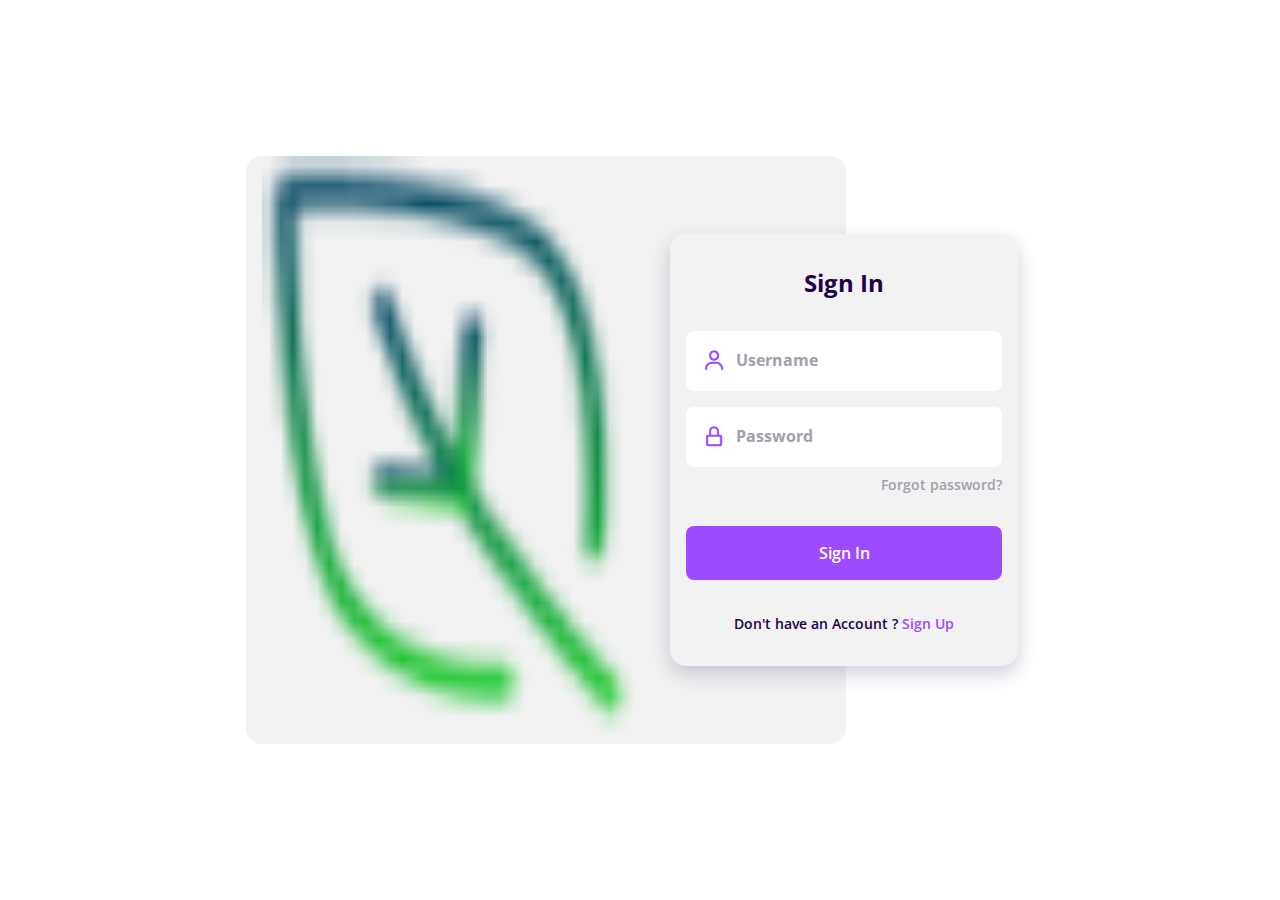
<file: signin.html>
<!DOCTYPE html>
<html lang="en">
    <head>
        <meta charset="UTF-8">
        <meta name="viewport" content="width=device-width, initial-scale=1.0">

        <!-- ===== CSS ===== -->
        <link rel="stylesheet" href="assets/css/signin.css">
    
        <!-- ===== BOX ICONS ===== -->
        <link href='https://cdn.jsdelivr.net/npm/boxicons@2.0.5/css/boxicons.min.css' rel='stylesheet'>

    </head>
    <body>
        <div class="login">
            <div class="login__content">
                <div class="login__img">
                    <img src="assets/img/KlinKlinIcon.ico" alt="">
                </div>

                <div class="login__forms">
                    <form action="" class="login__registre" id="login-in">
                        <h1 class="login__title">Sign In</h1>
    
                        <div class="login__box">
                            <i class='bx bx-user login__icon'></i>
                            <input type="text" placeholder="Username" class="login__input">
                        </div>
    
                        <div class="login__box">
                            <i class='bx bx-lock-alt login__icon'></i>
                            <input type="password" placeholder="Password" class="login__input">
                        </div>

                        <a href="#" class="login__forgot">Forgot password?</a>

                        <a href="index.html" class="login__button">Sign In</a>

                        <div>
                            <span class="login__account">Don't have an Account ?</span>
                            <span class="login__signin" id="sign-up">Sign Up</span>
                        </div>
                    </form>

                    <form action="connect.php" method="post" class="login__create none" id="login-up">
                        <h1 class="login__title">Create Account</h1>
    
                        <div class="login__box">
                            <i class='bx bx-user login__icon'></i>
                            <input type="text" placeholder="Username" class="login__input" name="Username">
                        </div>
    
                        <div class="login__box">
                            <i class='bx bx-at login__icon'></i>
                            <input type="text" placeholder="Email" class="login__input">
                        </div>

                        <div class="login__box">
                            <i class='bx bx-lock-alt login__icon'></i>
                            <input type="password" placeholder="Password" class="login__input" name="password">
                        </div>

                        <a href="signin.html" class="login__button">Sign Up</a>

                        <div>
                            <span class="login__account">Already have an Account ?</span>
                            <span class="login__signup" id="sign-in">Sign In</span>
                        </div>

                        <div class="login__social">
                            <a href="#" class="login__social-icon"><i class='bx bxl-facebook' ></i></a>
                            <a href="#" class="login__social-icon"><i class='bx bxl-twitter' ></i></a>
                            <a href="#" class="login__social-icon"><i class='bx bxl-google' ></i></a>
                        </div>
                    </form>
                </div>
            </div>
        </div>

        <!--===== MAIN JS =====-->
        <script src="assets/js/login.js"></script>
    </body>
</html>
</file>
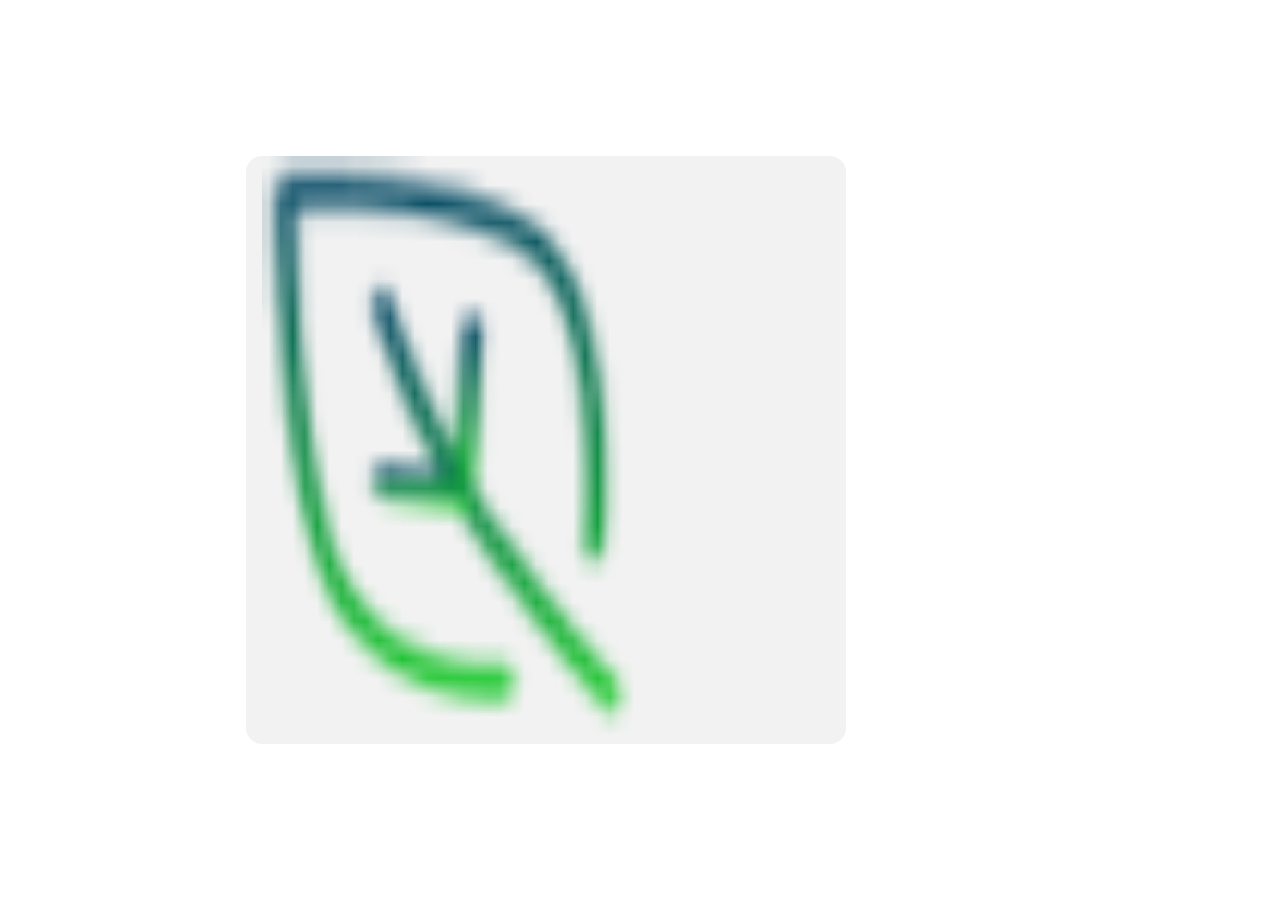
<file: signup.html>
<!DOCTYPE html>
<html lang="en">
    <head>
        <meta charset="UTF-8">
        <meta name="viewport" content="width=device-width, initial-scale=1.0">

        <!-- ===== CSS ===== -->
        <link rel="stylesheet" href="assets/css/signup.css">
    
        <!-- ===== BOX ICONS ===== -->
        <link href='https://cdn.jsdelivr.net/npm/boxicons@2.0.5/css/boxicons.min.css' rel='stylesheet'>

    </head>
    <body>
        <div class="login">
            <div class="login__content">
                <div class="login__img">
                    <img src="assets/img/KlinKlinIcon.ico" alt="">
                </div>

                <div class="login__forms">
                    <form action="connect.php" method="post" class="login__create none" id="login-up">
                        <h1 class="login__title">Create Account</h1>
    
                        <div class="login__box">
                            <i class='bx bx-user login__icon'></i>
                            <input type="text" placeholder="Username" class="login__input" name="Username">
                        </div>
    
                        <div class="login__box">
                            <i class='bx bx-at login__icon'></i>
                            <input type="text" placeholder="Email" class="login__input">
                        </div>

                        <div class="login__box">
                            <i class='bx bx-lock-alt login__icon'></i>
                            <input type="password" placeholder="Password" class="login__input" name="password">
                        </div>

                        <a href="signin.html" class="login__button">Sign Up</a>

                        <div>
                            <span class="login__account">Already have an Account ?</span>
                            <span class="login__signup" id="sign-in">Sign In</span>
                        </div>

                        <div class="login__social">
                            <a href="#" class="login__social-icon"><i class='bx bxl-facebook' ></i></a>
                            <a href="#" class="login__social-icon"><i class='bx bxl-twitter' ></i></a>
                            <a href="#" class="login__social-icon"><i class='bx bxl-google' ></i></a>
                        </div>
                    </form>
                </div>
            </div>
        </div>

        <!--===== MAIN JS =====-->
        <script src="assets/js/login.js"></script>
    </body>
</html>
</file>
<file: assets/css/nice-select.css>
.nice-select {
  -webkit-tap-highlight-color: transparent;
  background-color: #fff;
  border-radius: 5px;
  border: solid 1px #e8e8e8;
  box-sizing: border-box;
  clear: both;
  cursor: pointer;
  display: block;
  float: left;
  font-family: inherit;
  font-size: 14px;
  font-weight: normal;
  height: 42px;
  line-height: 40px;
  outline: none;
  padding-left: 18px;
  padding-right: 30px;
  position: relative;
  text-align: left !important;
  -webkit-transition: all 0.2s ease-in-out;
  transition: all 0.2s ease-in-out;
  -webkit-user-select: none;
     -moz-user-select: none;
      -ms-user-select: none;
          user-select: none;
  white-space: nowrap;
  width: auto; }
  .nice-select:hover {
    border-color: #dbdbdb; }
  .nice-select:active, .nice-select.open, .nice-select:focus {
    border-color: #999; }
  .nice-select:after {
    border-bottom: 2px solid #999;
    border-right: 2px solid #999;
    content: '';
    display: block;
    height: 5px;
    margin-top: -4px;
    pointer-events: none;
    position: absolute;
    right: 12px;
    top: 50%;
    -webkit-transform-origin: 66% 66%;
        -ms-transform-origin: 66% 66%;
            transform-origin: 66% 66%;
    -webkit-transform: rotate(45deg);
        -ms-transform: rotate(45deg);
            transform: rotate(45deg);
    -webkit-transition: all 0.15s ease-in-out;
    transition: all 0.15s ease-in-out;
    width: 5px; }
  .nice-select.open:after {
    -webkit-transform: rotate(-135deg);
        -ms-transform: rotate(-135deg);
            transform: rotate(-135deg); }
  .nice-select.open .list {
    opacity: 1;
    pointer-events: auto;
    -webkit-transform: scale(1) translateY(0);
        -ms-transform: scale(1) translateY(0);
            transform: scale(1) translateY(0); }
  .nice-select.disabled {
    border-color: #ededed;
    color: #999;
    pointer-events: none; }
    .nice-select.disabled:after {
      border-color: #cccccc; }
  .nice-select.wide {
    width: 100%; }
    .nice-select.wide .list {
      left: 0 !important;
      right: 0 !important; }
  .nice-select.right {
    float: right; }
    .nice-select.right .list {
      left: auto;
      right: 0; }
  .nice-select.small {
    font-size: 12px;
    height: 36px;
    line-height: 34px; }
    .nice-select.small:after {
      height: 4px;
      width: 4px; }
    .nice-select.small .option {
      line-height: 34px;
      min-height: 34px; }
  .nice-select .list {
    background-color: #fff;
    border-radius: 5px;
    box-shadow: 0 0 0 1px rgba(68, 68, 68, 0.11);
    box-sizing: border-box;
    margin-top: 4px;
    opacity: 0;
    overflow: hidden;
    padding: 0;
    pointer-events: none;
    position: absolute;
    top: 100%;
    left: 0;
    -webkit-transform-origin: 50% 0;
        -ms-transform-origin: 50% 0;
            transform-origin: 50% 0;
    -webkit-transform: scale(0.75) translateY(-21px);
        -ms-transform: scale(0.75) translateY(-21px);
            transform: scale(0.75) translateY(-21px);
    -webkit-transition: all 0.2s cubic-bezier(0.5, 0, 0, 1.25), opacity 0.15s ease-out;
    transition: all 0.2s cubic-bezier(0.5, 0, 0, 1.25), opacity 0.15s ease-out;
    z-index: 9; }
    .nice-select .list:hover .option:not(:hover) {
      background-color: transparent !important; }
  .nice-select .option {
    cursor: pointer;
    font-weight: 400;
    line-height: 40px;
    list-style: none;
    min-height: 40px;
    outline: none;
    padding-left: 18px;
    padding-right: 29px;
    text-align: left;
    -webkit-transition: all 0.2s;
    transition: all 0.2s; }
    .nice-select .option:hover, .nice-select .option.focus, .nice-select .option.selected.focus {
      background-color: #f6f6f6; }
    .nice-select .option.selected {
      font-weight: bold; }
    .nice-select .option.disabled {
      background-color: transparent;
      color: #999;
      cursor: default; }

.no-csspointerevents .nice-select .list {
  display: none; }

.no-csspointerevents .nice-select.open .list {
  display: block; }
</file>
<file: assets/css/main.css>
/*
************
*************************

   Template Name: Cinkes - Financial Business HTML5 Template
   Description: Cinkes - Financial Business HTML5 Template. It is a modern Template and fits for all kind of Financial, Business, consulting etc website.
   Author: _ThemePhi
   Version: 1.0

-----------------------------------------------------------------------------------

CSS INDEX
=================== 
01. Common
02. Header
03. Hero
04. Breadcrumb
05. Feature
06. About
07. Top Service
08. Special Service
09. Market
10. Get Free
11. Our Product
12. Price
13. Member
14. Work Time
15. Our Project
16. Testimonial
17. Blog
18. Blog Page
19. Blog Details
20. Section Title
21. Back To Top
22. Sidebar
23. Special Services
24. Services
25. Our Gallery
26. Portfolio
27. Contact
28. Shop Details
29. Cart
30. Checkout
31. Footer

******************************************************* 
*************************************************************** */
/*
************
*************************
01. Common
******************************************************* 
*************************************************************** */
@import url("https://fonts.googleapis.com/css2?family=Open+Sans:wght@300;400;500;600;700;800&family=Poppins:wght@300;400;500;600;700;800;900&display=swap");
.light-gray-bg {
  background-color: #f8fcec;
}

.white-bg {
  background-color: #ffffff;
}

@keyframes icon-bounce {
  0%, 100%, 20%, 50%, 80% {
    -webkit-transform: translateY(0);
    -ms-transform: translateY(0);
    transform: translateY(0);
  }
  40% {
    -webkit-transform: translateY(-10px);
    -ms-transform: translateY(-10px);
    transform: translateY(-10px);
  }
  60% {
    -webkit-transform: translateY(-5px);
    -ms-transform: translateY(-5px);
    transform: translateY(-5px);
  }
}
body {
  font-family: "Open Sans", sans-serif;
  font-weight: 400;
  font-style: normal;
  color: #707480;
  font-size: 16px;
}

.img, img {
  max-width: 100%;
  -webkit-transition: all 0.3s linear 0s;
  -moz-transition: all 0.3s linear 0s;
  -ms-transition: all 0.3s linear 0s;
  -o-transition: all 0.3s linear 0s;
  transition: all 0.3s linear 0s;
}

.f-left {
  float: left;
}

.f-right {
  float: right;
}

.fix {
  overflow: hidden;
}

a,
.button {
  -webkit-transition: all 0.3s linear 0s;
  -moz-transition: all 0.3s linear 0s;
  -ms-transition: all 0.3s linear 0s;
  -o-transition: all 0.3s linear 0s;
  transition: all 0.3s linear 0s;
}

a:focus,
.button:focus {
  text-decoration: none;
  outline: none;
}

a:focus,
a:hover {
  color: inherit;
  text-decoration: none;
}

a,
button {
  color: inherit;
  outline: medium none;
  text-decoration: none;
}

button:focus, input:focus, input:focus, textarea, textarea:focus {
  outline: 0;
}

.uppercase {
  text-transform: uppercase;
}

.capitalize {
  text-transform: capitalize;
}

h1,
h2,
h3,
h4,
h5,
h6 {
  font-family: "Poppins", sans-serif;
  color: #1a213e;
  margin-top: 0px;
  font-weight: 700;
  text-transform: capitalize;
  margin-bottom: 15px;
  line-height: 1.3;
}

h1 a,
h2 a,
h3 a,
h4 a,
h5 a,
h6 a {
  color: inherit;
}

h1 {
  font-size: 80px;
}

h2 {
  font-size: 62px;
}

h3 {
  font-size: 46px;
}

h4 {
  font-size: 36px;
}

h5 {
  font-size: 28px;
}

h6 {
  font-size: 20px;
}

ul {
  margin: 0px;
  padding: 0px;
}

p {
  font-size: 16px;
  font-weight: normal;
  line-height: 28px;
  color: #707480;
  margin-bottom: 15px;
  font-family: "Poppins", sans-serif;
  font-weight: 400;
}

hr {
  border-bottom: 1px solid #1a1a1a;
  border-top: 0 none;
  margin: 30px 0;
  padding: 0;
  opacity: 1;
}

label {
  color: #1a213e;
  cursor: pointer;
  font-size: 16px;
  font-weight: 400;
}

.w_100 img {
  width: 100%;
}

*::-moz-selection {
  background-color: #1a213e;
  color: #fff;
  text-shadow: none;
}

::-moz-selection {
  background-color: #1a213e;
  color: #fff;
  text-shadow: none;
}

::selection {
  background-color: #1a213e;
  color: #fff;
  text-shadow: none;
}

/* <<<<<<<    Input Placeholder   >>>>>>>>> */
input {
  color: #707480;
}
input::-webkit-input-placeholder {
  color: #707480;
  font-size: 16px;
  opacity: 1;
  transition: 0.5s;
}
input:-moz-placeholder {
  color: #707480;
  font-size: 16px;
  opacity: 1;
  transition: 0.5s;
}
input::-moz-placeholder {
  color: #707480;
  font-size: 16px;
  opacity: 1;
  transition: 0.5s;
}
input:-ms-input-placeholder {
  color: #707480;
  font-size: 16px;
  opacity: 1;
  transition: 0.5s;
}

input[type=date] {
  color: #707480;
}

textarea {
  color: #707480;
}
textarea::-webkit-input-placeholder {
  color: #707480;
  font-size: 16px;
  opacity: 1;
  transition: 0.5s;
}
textarea:-moz-placeholder {
  color: #707480;
  font-size: 16px;
  opacity: 1;
  transition: 0.5s;
}
textarea::-moz-placeholder {
  color: #707480;
  font-size: 16px;
  opacity: 1;
  transition: 0.5s;
}
textarea:-ms-input-placeholder {
  color: #707480;
  font-size: 16px;
  opacity: 1;
  transition: 0.5s;
}

input:focus::placeholder, textarea:focus::placeholder {
  opacity: 0;
}

/* <<<<<<<    Common Classes   >>>>>>>>> */
.fix {
  overflow: hidden;
}

.clear {
  clear: both;
}

.p-rel {
  position: relative;
}

.p-abs {
  position: absolute;
}

.p-static {
  position: static;
}

.w_img img {
  width: 100%;
}

/* <<<<<<<    Overlay   >>>>>>>>> */
[data-overlay] {
  position: relative;
  background-size: cover;
  background-repeat: no-repeat;
  background-position: center center;
}
[data-overlay]::before {
  position: absolute;
  left: 0;
  top: 0;
  right: 0;
  bottom: 0;
  content: "";
}

[data-overlay=light]::before {
  background-color: #f2f2f2;
}

[data-overlay=dark]::before {
  background-color: #1a1a1a;
}

[data-overlay=soft]::before {
  background-color: #f6f6f6;
}

[data-opacity="1"]::before {
  opacity: 0.1;
}

[data-opacity="2"]::before {
  opacity: 0.2;
}

[data-opacity="3"]::before {
  opacity: 0.3;
}

[data-opacity="4"]::before {
  opacity: 0.4;
}

[data-opacity="5"]::before {
  opacity: 0.5;
}

[data-opacity="6"]::before {
  opacity: 0.6;
}

[data-opacity="7"]::before {
  opacity: 0.7;
}

[data-opacity="8"]::before {
  opacity: 0.8;
}

[data-opacity="9"]::before {
  opacity: 0.9;
}

/* <<<<<<<    Margin & Padding     >>>>>>>>> */
.mt-5 {
  margin-top: 5px;
}

.mt-10 {
  margin-top: 10px;
}

.mt-15 {
  margin-top: 15px;
}

.mt-20 {
  margin-top: 20px;
}

.mt-25 {
  margin-top: 25px;
}

.mt-30 {
  margin-top: 30px;
}

.mt-35 {
  margin-top: 35px;
}

.mt-40 {
  margin-top: 40px;
}

.mt-45 {
  margin-top: 45px;
}

.mt-50 {
  margin-top: 50px;
}

.mt-55 {
  margin-top: 55px;
}

.mt-60 {
  margin-top: 60px;
}

.mt-65 {
  margin-top: 65px;
}

.mt-70 {
  margin-top: 70px;
}

.mt-75 {
  margin-top: 75px;
}

.mt-80 {
  margin-top: 80px;
}

.mt-85 {
  margin-top: 85px;
}

.mt-90 {
  margin-top: 90px;
}

.mt-95 {
  margin-top: 95px;
}

.mt-100 {
  margin-top: 100px;
}

.mt-105 {
  margin-top: 105px;
}

.mt-110 {
  margin-top: 110px;
}

.mt-115 {
  margin-top: 115px;
}

.mt-120 {
  margin-top: 120px;
}

.mt-125 {
  margin-top: 125px;
}

.mt-130 {
  margin-top: 130px;
}

.mt-135 {
  margin-top: 135px;
}

.mt-140 {
  margin-top: 140px;
}

.mt-145 {
  margin-top: 145px;
}

.mt-150 {
  margin-top: 150px;
}

.mt-155 {
  margin-top: 155px;
}

.mt-160 {
  margin-top: 160px;
}

.mt-165 {
  margin-top: 165px;
}

.mt-170 {
  margin-top: 170px;
}

.mt-175 {
  margin-top: 175px;
}

.mt-180 {
  margin-top: 180px;
}

.mt-185 {
  margin-top: 185px;
}

.mt-190 {
  margin-top: 190px;
}

.mt-195 {
  margin-top: 195px;
}

.mt-200 {
  margin-top: 200px;
}

.mb-5 {
  margin-bottom: 5px;
}

.mb-10 {
  margin-bottom: 10px;
}

.mb-15 {
  margin-bottom: 15px;
}

.mb-20 {
  margin-bottom: 20px;
}

.mb-25 {
  margin-bottom: 25px;
}

.mb-30 {
  margin-bottom: 30px;
}

.mb-35 {
  margin-bottom: 35px;
}

.mb-40 {
  margin-bottom: 40px;
}

.mb-45 {
  margin-bottom: 45px;
}

.mb-50 {
  margin-bottom: 50px;
}

.mb-55 {
  margin-bottom: 55px;
}

.mb-60 {
  margin-bottom: 60px;
}

.mb-65 {
  margin-bottom: 65px;
}

.mb-70 {
  margin-bottom: 70px;
}

.mb-75 {
  margin-bottom: 75px;
}

.mb-80 {
  margin-bottom: 80px;
}

.mb-85 {
  margin-bottom: 85px;
}

.mb-90 {
  margin-bottom: 90px;
}

.mb-95 {
  margin-bottom: 95px;
}

.mb-100 {
  margin-bottom: 100px;
}

.mb-105 {
  margin-bottom: 105px;
}

.mb-110 {
  margin-bottom: 110px;
}

.mb-115 {
  margin-bottom: 115px;
}

.mb-120 {
  margin-bottom: 120px;
}

.mb-125 {
  margin-bottom: 125px;
}

.mb-130 {
  margin-bottom: 130px;
}

.mb-135 {
  margin-bottom: 135px;
}

.mb-140 {
  margin-bottom: 140px;
}

.mb-145 {
  margin-bottom: 145px;
}

.mb-150 {
  margin-bottom: 150px;
}

.mb-155 {
  margin-bottom: 155px;
}

.mb-160 {
  margin-bottom: 160px;
}

.mb-165 {
  margin-bottom: 165px;
}

.mb-170 {
  margin-bottom: 170px;
}

.mb-175 {
  margin-bottom: 175px;
}

.mb-180 {
  margin-bottom: 180px;
}

.mb-185 {
  margin-bottom: 185px;
}

.mb-190 {
  margin-bottom: 190px;
}

.mb-195 {
  margin-bottom: 195px;
}

.mb-200 {
  margin-bottom: 200px;
}

.ml-5 {
  margin-left: 5px;
}

.ml-10 {
  margin-left: 10px;
}

.ml-15 {
  margin-left: 15px;
}

.ml-20 {
  margin-left: 20px;
}

.ml-25 {
  margin-left: 25px;
}

.ml-30 {
  margin-left: 30px;
}

.ml-35 {
  margin-left: 35px;
}

.ml-40 {
  margin-left: 40px;
}

.ml-45 {
  margin-left: 45px;
}

.ml-50 {
  margin-left: 50px;
}

.ml-55 {
  margin-left: 55px;
}

.ml-60 {
  margin-left: 60px;
}

.ml-65 {
  margin-left: 65px;
}

.ml-70 {
  margin-left: 70px;
}

.ml-75 {
  margin-left: 75px;
}

.ml-80 {
  margin-left: 80px;
}

.ml-85 {
  margin-left: 85px;
}

.ml-90 {
  margin-left: 90px;
}

.ml-95 {
  margin-left: 95px;
}

.ml-100 {
  margin-left: 100px;
}

.ml-105 {
  margin-left: 105px;
}

.ml-110 {
  margin-left: 110px;
}

.ml-115 {
  margin-left: 115px;
}

.ml-120 {
  margin-left: 120px;
}

.ml-125 {
  margin-left: 125px;
}

.ml-130 {
  margin-left: 130px;
}

.ml-135 {
  margin-left: 135px;
}

.ml-140 {
  margin-left: 140px;
}

.ml-145 {
  margin-left: 145px;
}

.ml-150 {
  margin-left: 150px;
}

.ml-155 {
  margin-left: 155px;
}

.ml-160 {
  margin-left: 160px;
}

.ml-165 {
  margin-left: 165px;
}

.ml-170 {
  margin-left: 170px;
}

.ml-175 {
  margin-left: 175px;
}

.ml-180 {
  margin-left: 180px;
}

.ml-185 {
  margin-left: 185px;
}

.ml-190 {
  margin-left: 190px;
}

.ml-195 {
  margin-left: 195px;
}

.ml-200 {
  margin-left: 200px;
}

.mr-5 {
  margin-right: 5px;
}

.mr-10 {
  margin-right: 10px;
}

.mr-15 {
  margin-right: 15px;
}

.mr-20 {
  margin-right: 20px;
}

.mr-25 {
  margin-right: 25px;
}

.mr-30 {
  margin-right: 30px;
}

.mr-35 {
  margin-right: 35px;
}

.mr-40 {
  margin-right: 40px;
}

.mr-45 {
  margin-right: 45px;
}

.mr-50 {
  margin-right: 50px;
}

.mr-55 {
  margin-right: 55px;
}

.mr-60 {
  margin-right: 60px;
}

.mr-65 {
  margin-right: 65px;
}

.mr-70 {
  margin-right: 70px;
}

.mr-75 {
  margin-right: 75px;
}

.mr-80 {
  margin-right: 80px;
}

.mr-85 {
  margin-right: 85px;
}

.mr-90 {
  margin-right: 90px;
}

.mr-95 {
  margin-right: 95px;
}

.mr-100 {
  margin-right: 100px;
}

.mr-105 {
  margin-right: 105px;
}

.mr-110 {
  margin-right: 110px;
}

.mr-115 {
  margin-right: 115px;
}

.mr-120 {
  margin-right: 120px;
}

.mr-125 {
  margin-right: 125px;
}

.mr-130 {
  margin-right: 130px;
}

.mr-135 {
  margin-right: 135px;
}

.mr-140 {
  margin-right: 140px;
}

.mr-145 {
  margin-right: 145px;
}

.mr-150 {
  margin-right: 150px;
}

.mr-155 {
  margin-right: 155px;
}

.mr-160 {
  margin-right: 160px;
}

.mr-165 {
  margin-right: 165px;
}

.mr-170 {
  margin-right: 170px;
}

.mr-175 {
  margin-right: 175px;
}

.mr-180 {
  margin-right: 180px;
}

.mr-185 {
  margin-right: 185px;
}

.mr-190 {
  margin-right: 190px;
}

.mr-195 {
  margin-right: 195px;
}

.mr-200 {
  margin-right: 200px;
}

.pt-5 {
  padding-top: 5px;
}

.pt-10 {
  padding-top: 10px;
}

.pt-15 {
  padding-top: 15px;
}

.pt-20 {
  padding-top: 20px;
}

.pt-25 {
  padding-top: 25px;
}

.pt-30 {
  padding-top: 30px;
}

.pt-35 {
  padding-top: 35px;
}

.pt-40 {
  padding-top: 40px;
}

.pt-45 {
  padding-top: 45px;
}

.pt-50 {
  padding-top: 50px;
}

.pt-55 {
  padding-top: 55px;
}

.pt-60 {
  padding-top: 60px;
}

.pt-65 {
  padding-top: 65px;
}

.pt-70 {
  padding-top: 70px;
}

.pt-75 {
  padding-top: 75px;
}

.pt-80 {
  padding-top: 80px;
}

.pt-85 {
  padding-top: 85px;
}

.pt-90 {
  padding-top: 90px;
}

.pt-95 {
  padding-top: 95px;
}

.pt-100 {
  padding-top: 100px;
}

.pt-105 {
  padding-top: 105px;
}

.pt-110 {
  padding-top: 110px;
}

.pt-115 {
  padding-top: 115px;
}

.pt-120 {
  padding-top: 120px;
}

.pt-125 {
  padding-top: 125px;
}

.pt-130 {
  padding-top: 130px;
}

.pt-135 {
  padding-top: 135px;
}

.pt-140 {
  padding-top: 140px;
}

.pt-145 {
  padding-top: 145px;
}

.pt-150 {
  padding-top: 150px;
}

.pt-155 {
  padding-top: 155px;
}

.pt-160 {
  padding-top: 160px;
}

.pt-165 {
  padding-top: 165px;
}

.pt-170 {
  padding-top: 170px;
}

.pt-175 {
  padding-top: 175px;
}

.pt-180 {
  padding-top: 180px;
}

.pt-185 {
  padding-top: 185px;
}

.pt-190 {
  padding-top: 190px;
}

.pt-195 {
  padding-top: 195px;
}

.pt-200 {
  padding-top: 200px;
}

.pb-5 {
  padding-bottom: 5px;
}

.pb-10 {
  padding-bottom: 10px;
}

.pb-15 {
  padding-bottom: 15px;
}

.pb-20 {
  padding-bottom: 20px;
}

.pb-25 {
  padding-bottom: 25px;
}

.pb-30 {
  padding-bottom: 30px;
}

.pb-35 {
  padding-bottom: 35px;
}

.pb-40 {
  padding-bottom: 40px;
}

.pb-45 {
  padding-bottom: 45px;
}

.pb-50 {
  padding-bottom: 50px;
}

.pb-55 {
  padding-bottom: 55px;
}

.pb-60 {
  padding-bottom: 60px;
}

.pb-65 {
  padding-bottom: 65px;
}

.pb-70 {
  padding-bottom: 70px;
}

.pb-75 {
  padding-bottom: 75px;
}

.pb-80 {
  padding-bottom: 80px;
}

.pb-85 {
  padding-bottom: 85px;
}

.pb-90 {
  padding-bottom: 90px;
}

.pb-95 {
  padding-bottom: 95px;
}

.pb-100 {
  padding-bottom: 100px;
}

.pb-105 {
  padding-bottom: 105px;
}

.pb-110 {
  padding-bottom: 110px;
}

.pb-115 {
  padding-bottom: 115px;
}

.pb-120 {
  padding-bottom: 120px;
}

.pb-125 {
  padding-bottom: 125px;
}

.pb-130 {
  padding-bottom: 130px;
}

.pb-135 {
  padding-bottom: 135px;
}

.pb-140 {
  padding-bottom: 140px;
}

.pb-145 {
  padding-bottom: 145px;
}

.pb-150 {
  padding-bottom: 150px;
}

.pb-155 {
  padding-bottom: 155px;
}

.pb-160 {
  padding-bottom: 160px;
}

.pb-165 {
  padding-bottom: 165px;
}

.pb-170 {
  padding-bottom: 170px;
}

.pb-175 {
  padding-bottom: 175px;
}

.pb-180 {
  padding-bottom: 180px;
}

.pb-185 {
  padding-bottom: 185px;
}

.pb-190 {
  padding-bottom: 190px;
}

.pb-195 {
  padding-bottom: 195px;
}

.pb-200 {
  padding-bottom: 200px;
}

.pl-5 {
  padding-left: 5px;
}

.pl-10 {
  padding-left: 10px;
}

.pl-15 {
  padding-left: 15px;
}

.pl-20 {
  padding-left: 20px;
}

.pl-25 {
  padding-left: 25px;
}

.pl-30 {
  padding-left: 30px;
}

.pl-35 {
  padding-left: 35px;
}

.pl-40 {
  padding-left: 40px;
}

.pl-45 {
  padding-left: 45px;
}

.pl-50 {
  padding-left: 50px;
}

.pl-55 {
  padding-left: 55px;
}

.pl-60 {
  padding-left: 60px;
}

.pl-65 {
  padding-left: 65px;
}

.pl-70 {
  padding-left: 70px;
}

.pl-75 {
  padding-left: 75px;
}

.pl-80 {
  padding-left: 80px;
}

.pl-85 {
  padding-left: 85px;
}

.pl-90 {
  padding-left: 90px;
}

.pl-95 {
  padding-left: 95px;
}

.pl-100 {
  padding-left: 100px;
}

.pl-105 {
  padding-left: 105px;
}

.pl-110 {
  padding-left: 110px;
}

.pl-115 {
  padding-left: 115px;
}

.pl-120 {
  padding-left: 120px;
}

.pl-125 {
  padding-left: 125px;
}

.pl-130 {
  padding-left: 130px;
}

.pl-135 {
  padding-left: 135px;
}

.pl-140 {
  padding-left: 140px;
}

.pl-145 {
  padding-left: 145px;
}

.pl-150 {
  padding-left: 150px;
}

.pl-155 {
  padding-left: 155px;
}

.pl-160 {
  padding-left: 160px;
}

.pl-165 {
  padding-left: 165px;
}

.pl-170 {
  padding-left: 170px;
}

.pl-175 {
  padding-left: 175px;
}

.pl-180 {
  padding-left: 180px;
}

.pl-185 {
  padding-left: 185px;
}

.pl-190 {
  padding-left: 190px;
}

.pl-195 {
  padding-left: 195px;
}

.pl-200 {
  padding-left: 200px;
}

.pr-5 {
  padding-right: 5px;
}

.pr-10 {
  padding-right: 10px;
}

.pr-15 {
  padding-right: 15px;
}

.pr-20 {
  padding-right: 20px;
}

.pr-25 {
  padding-right: 25px;
}

.pr-30 {
  padding-right: 30px;
}

.pr-35 {
  padding-right: 35px;
}

.pr-40 {
  padding-right: 40px;
}

.pr-45 {
  padding-right: 45px;
}

.pr-50 {
  padding-right: 50px;
}

.pr-55 {
  padding-right: 55px;
}

.pr-60 {
  padding-right: 60px;
}

.pr-65 {
  padding-right: 65px;
}

.pr-70 {
  padding-right: 70px;
}

.pr-75 {
  padding-right: 75px;
}

.pr-80 {
  padding-right: 80px;
}

.pr-85 {
  padding-right: 85px;
}

.pr-90 {
  padding-right: 90px;
}

.pr-95 {
  padding-right: 95px;
}

.pr-100 {
  padding-right: 100px;
}

.pr-105 {
  padding-right: 105px;
}

.pr-110 {
  padding-right: 110px;
}

.pr-115 {
  padding-right: 115px;
}

.pr-120 {
  padding-right: 120px;
}

.pr-125 {
  padding-right: 125px;
}

.pr-130 {
  padding-right: 130px;
}

.pr-135 {
  padding-right: 135px;
}

.pr-140 {
  padding-right: 140px;
}

.pr-145 {
  padding-right: 145px;
}

.pr-150 {
  padding-right: 150px;
}

.pr-155 {
  padding-right: 155px;
}

.pr-160 {
  padding-right: 160px;
}

.pr-165 {
  padding-right: 165px;
}

.pr-170 {
  padding-right: 170px;
}

.pr-175 {
  padding-right: 175px;
}

.pr-180 {
  padding-right: 180px;
}

.pr-185 {
  padding-right: 185px;
}

.pr-190 {
  padding-right: 190px;
}

.pr-195 {
  padding-right: 195px;
}

.pr-200 {
  padding-right: 200px;
}

.bg-default {
  background-size: cover;
  background-position: center center;
  background-repeat: no-repeat;
}

.container, .container-fluid, .container-lg, .container-md, .container-sm, .container-xl, .container-xxl {
  padding-right: 15px;
  padding-left: 15px;
}

.row {
  --bs-gutter-x: 30px;
}

.g-0 {
  --bs-gutter-x: 0;
}

/*
************
*************************
02. Header
******************************************************* 
*************************************************************** */
i {
  display: inline-block;
}

.klin-pr-color {
  background: #1a213e;
}

.klin-hover-color {
  color: #ff630e;
}

.heaer-costum-container {
  max-width: 1690px;
}
@media only screen and (min-width: 1400px) and (max-width: 1599px) {
  .heaer-costum-container {
    max-width: 1326px;
  }
}
@media only screen and (min-width: 1200px) and (max-width: 1399px) {
  .heaer-costum-container {
    max-width: 1140px;
  }
}
@media only screen and (min-width: 992px) and (max-width: 1199px) {
  .heaer-costum-container {
    max-width: 960px;
  }
}
@media only screen and (min-width: 768px) and (max-width: 991px) {
  .heaer-costum-container {
    max-width: 720px;
  }
}

.klin-header-area {
  background: #1a213e;
}

.klin-logo-area {
  background: #fff;
  display: flex;
  justify-content: center;
  align-items: center;
  height: calc(100% - 25px);
}
@media only screen and (min-width: 1200px) and (max-width: 1399px), only screen and (min-width: 992px) and (max-width: 1199px) {
  .klin-logo-area {
    border-top: 1px solid #e8e7e7;
  }
}
@media (max-width: 767px) {
  .klin-logo-area {
    justify-content: start;
    padding-left: 25px;
  }
}

.klin-top-header-text p {
  color: #ffffff;
  margin: 0;
  font-size: 16px;
  font-family: "Open Sans", sans-serif;
}

@media only screen and (min-width: 1200px) and (max-width: 1399px), only screen and (min-width: 992px) and (max-width: 1199px), only screen and (min-width: 768px) and (max-width: 991px), (max-width: 767px) {
  .klin-top-header-area.pr-30.pl-30 {
    padding-left: 0;
    padding-right: 0;
  }
}

.klin-top-header-text {
  padding: 25px 0;
}

.klin-top-header-social-link p {
  color: #ffffff;
  font-size: 16px;
  margin: 0;
  display: inline-block;
  font-family: "Open Sans", sans-serif;
  text-transform: capitalize;
}
@media (max-width: 767px) {
  .klin-top-header-social-link p {
    display: none;
  }
}
.klin-top-header-social-link .klin-social-link {
  display: inline-block;
}
.klin-top-header-social-link .klin-social-link a {
  font-size: 16px;
  color: #ffffff;
  padding: 25px 15px;
  -webkit-transition: all 0.3s linear 0s;
  -moz-transition: all 0.3s linear 0s;
  -ms-transition: all 0.3s linear 0s;
  -o-transition: all 0.3s linear 0s;
  transition: all 0.3s linear 0s;
  display: inline-block;
}
@media (max-width: 767px) {
  .klin-top-header-social-link .klin-social-link a {
    padding-bottom: 0;
  }
}
@media only screen and (min-width: 576px) and (max-width: 767px) {
  .klin-top-header-social-link .klin-social-link a {
    padding-bottom: 25px;
    padding-left: 0;
  }
}
.klin-top-header-social-link .klin-social-link a:hover {
  color: #ff630e;
}

.klin-logo {
  padding: 32px 0;
}

.klin-lan {
  padding: 35px 0;
}
@media only screen and (min-width: 768px) and (max-width: 991px), (max-width: 767px) {
  .klin-lan {
    padding: 10px 0;
  }
}

.side-extra-addition .klin-lan {
  padding: 15px 0;
}

.top-header-search-box .search-box {
  position: relative;
  z-index: 1;
}
@media (max-width: 767px) {
  .top-header-search-box .search-box {
    margin-bottom: 10px;
  }
}
@media only screen and (min-width: 576px) and (max-width: 767px) {
  .top-header-search-box .search-box {
    margin-bottom: 0px;
  }
}
.top-header-search-box .search-box a {
  color: #ffffff;
  position: absolute;
  right: 0;
  top: 0;
  width: 30px;
  height: 50px;
  line-height: 50px;
}
.top-header-search-box .search-box a:hover {
  color: #ff630e;
}
.top-header-search-box .search-box .search-bar {
  background: none;
  border: none;
  color: #ffffff;
  font-size: 16px;
  height: 50px;
  width: 100%;
  padding-right: 30px;
  border-bottom: 1px solid #526097;
}
.top-header-search-box .search-box .search-bar::placeholder {
  color: #ffffff;
  text-transform: capitalize;
}
.top-header-search-box .search-box a {
  color: #ffffff;
}

.klin-lan-area {
  background: #ffffff;
  display: flex;
  justify-content: center;
  align-items: center;
  border: 1px solid #e8e7e7;
  width: 100%;
  height: calc(100% - 25px);
}
.klin-lan-area .klin-cart-icon {
  display: inline-block;
  font-size: 18px;
  color: #1a213e;
  position: relative;
  padding: 15px;
}
.klin-lan-area .klin-cart-icon:hover {
  color: #ff630e;
}
.klin-lan-area .klin-cart-icon::after {
  position: absolute;
  content: "0";
  background: linear-gradient(1deg, #fb2135, #f94b11);
  height: 22px;
  width: 24px;
  line-height: 22px;
  border-radius: 50%;
  font-size: 14px;
  color: #ffffff;
  top: 5px;
  left: 20px;
  text-align: center;
  -webkit-border-radius: 50%;
  -moz-border-radius: 50%;
  -ms-border-radius: 50%;
  -o-border-radius: 50%;
}
.klin-lan-area .klin-cart-icon:hover::after {
  background: #ff630e;
}

.klin-main-header {
  background-color: white;
  position: relative;
  z-index: 2;
}

.klin-main-menu ul {
  margin: 0;
  padding: 0;
  list-style: none;
}
.klin-main-menu ul li {
  display: inline-block;
  position: relative;
  z-index: 2;
}
.klin-main-menu ul li a {
  display: block;
  padding: 37px 25px;
  font-family: "Poppins", sans-serif;
  text-transform: capitalize;
  font-weight: 500;
  color: #1a213e;
  font-size: 18px;
  text-align: start;
}
@media only screen and (min-width: 992px) and (max-width: 1199px), only screen and (min-width: 1200px) and (max-width: 1399px) {
  .klin-main-menu ul li a {
    padding: 37px 15px;
  }
}
@media only screen and (min-width: 768px) and (max-width: 991px) {
  .klin-main-menu ul li a {
    padding: 30px 20px;
  }
}
.klin-main-menu ul li a:hover {
  background-color: #ff630e;
  color: #fff;
}
.klin-main-menu ul li:hover ul.sub-menu {
  opacity: 1;
  visibility: visible;
  top: 100%;
}
.klin-main-menu ul li:hover ul.sub-menu li:hover ul.sub-menu {
  opacity: 1;
  visibility: visible;
  top: 0;
}
.klin-main-menu ul li ul.sub-menu ul.sub-menu {
  left: 100%;
  top: 100%;
  opacity: 0;
  visibility: hidden;
  transition: 0.3s;
}
.klin-main-menu ul:is(.sub-menu) {
  position: absolute;
  left: 0;
  top: 130%;
  width: 260px;
  background-color: #fff;
  -webkit-transition: all 0.3s linear 0s;
  -moz-transition: all 0.3s linear 0s;
  -ms-transition: all 0.3s linear 0s;
  -o-transition: all 0.3s linear 0s;
  transition: all 0.3s linear 0s;
  border-top: 5px solid #ff630e;
  opacity: 0;
  visibility: hidden;
}
.klin-main-menu ul:is(.sub-menu) li {
  display: block;
}
.klin-main-menu ul:is(.sub-menu) li a {
  display: block;
  padding: 15px 30px;
  border-bottom: 1px solid #e9e9e9;
}
.klin-main-menu ul:is(.sub-menu) li:last-child a {
  border-bottom: 0;
}
.klin-main-menu ul > li:is(.has-dropdown-menu) > a {
  position: relative;
  z-index: 1;
}
.klin-main-menu ul > li:is(.has-dropdown-menu) > a:after {
  content: "\f067";
  font-family: "font awesome 5 pro";
  margin-left: 8px;
  font-size: 16px;
}
.klin-main-menu ul > li:is(.has-dropdown-menu):hover > a::after {
  content: "\f068";
}
.klin-main-menu ul > li:hover > a {
  background-color: #ff630e;
  color: #fff;
}

.klin-quote {
  height: 100%;
}
.klin-quote .quote-dropdown {
  color: #fff;
  background: linear-gradient(114.31deg, #4BF45C -46.5%, #55BAF3 116.41%);
  height: 100%;
  display: flex;
  align-items: center;
  justify-content: center;
  font-size: 18px;
  font-family: "Poppins", sans-serif;
  text-transform: capitalize;
  font-weight: 400;
}
.klin-quote1 .quote-dropdown {
  color: #fff;
  background: linear-gradient(114.31deg, #4BF45C -46.5%, #55BAF3 116.41%);
  height: 100%;
  display: flex;
  align-items: center;
  justify-content: center;
  font-size: 18px;
  font-family: "Poppins", sans-serif;
  text-transform: capitalize;
  font-weight: 400;
}
.klin-quote .quote-dropdown i {
  display: inline-block;
  margin-left: 5px;
  transition: 0.3s;
}
.klin-quote .quote-dropdown:hover {
  background: #1a213e;
  color: #ffffff;
}
.klin-quote1 .quote-dropdown:hover {
  background: #1a213e;
  color: #ffffff;
}
.klin-quote .quote-dropdown:hover i {
  display: inline-block;
  transform: translateX(5px);
}
.klin-quote-2 .quote-dropdown {
  height: 80px;
  line-height: 80px;
  padding: 0 35px;
}

.nice-select.klin-lan-select {
  float: none;
  display: inline-block;
  height: 50px;
  line-height: 50px;
  font-size: 16px;
  border: 1px solid #e9e9e9;
  padding: 0 15px;
  padding-right: 30px;
}
.nice-select.klin-lan-select::after {
  border-bottom: 1px solid #707480;
  border-right: 1px solid #707480;
  width: 8px;
  height: 8px;
  right: 15px;
}

.klin-top-header-area {
  background-color: #1a213e;
}

.klin-top-header-common, .klin-top-address a, .klin-top-mail a, .klin-top-nember a, .klin-top-wlc-text p {
  margin: 0;
  padding: 16px 0;
  color: #f4f7fe;
  text-transform: capitalize;
  font-weight: 500;
}

.klin-top-wlc-text {
  position: relative;
}
.klin-top-wlc-text p {
  background: #ff630e;
}
.klin-top-wlc-text::after {
  content: "";
  width: 100%;
  height: 100%;
  background: #ff630e;
  top: 0;
  right: 99.99%;
  position: absolute;
}
@media (max-width: 767px) {
  .klin-top-wlc-text::after {
    right: 0;
    z-index: -1;
  }
}
@media only screen and (min-width: 576px) and (max-width: 767px) {
  .klin-top-wlc-text::after {
    right: 99.99%;
    z-index: 1;
  }
}
.klin-top-wlc-text:is(.lh-30) p {
  line-height: 30px;
}

.klin-top-nember a {
  display: block;
}
.klin-top-nember a i {
  margin-right: 10px;
}
.klin-top-nember a:hover {
  color: #ff630e;
}

.klin-top-mail a {
  display: block;
}
.klin-top-mail a i {
  margin-right: 10px;
}
.klin-top-mail a:hover {
  color: #ff630e;
}

.klin-top-address a {
  display: inline-block;
}
.klin-top-address a i {
  margin-right: 15px;
}
.klin-top-address a:hover {
  color: #ff630e;
}

.nice-select.klin-top-lan {
  font-size: 16px;
  background-color: transparent;
  border: 0;
  color: #fff;
  height: 60px;
  line-height: 60px;
  font-weight: 500;
}
.nice-select.klin-top-lan:after {
  right: 15px;
  border-bottom: 2px solid #fff;
  border-right: 2px solid #fff;
  width: 8px;
  height: 8px;
}
.nice-select.klin-top-lan .list {
  background-color: #1a213e;
}
.nice-select.klin-top-lan .option:hover, .nice-select.klin-top-lan .option.focus, .nice-select.klin-top-lan .option.selected.focus {
  background-color: #3a3f55;
}

.klin-top-btn {
  font-size: 15px;
  color: #ffffff;
  text-transform: capitalize;
  font-weight: 500;
  background: #ff630e;
  padding: 0 30px;
  display: block;
  font-family: "Poppins", sans-serif;
  height: 62px;
  line-height: 60px;
}
.klin-top-btn:hover {
  color: #1a213e;
}

.klin-main-header-wrapper {
  background: #fff;
}

.klin-logo-area-2 {
  height: 100px;
  display: flex;
  align-items: center;
}

.klin-main-menu-wrapper .klin-quote {
  width: 220px;
  height: 80px;
  display: inline-block;
  margin-right: 105px;
}

.klin-shopping-icon {
  position: relative;
  z-index: 1;
}
.klin-shopping-icon i {
  font-size: 25px;
  font-weight: 400;
}
.klin-shopping-icon .shopping-count {
  position: absolute;
  right: -10px;
  top: -20px;
  height: 23px;
  min-width: 23px;
  content: "";
  background-color: #ff630e;
  border-radius: 50%;
  color: #fff;
  text-align: center;
  font-size: 14px;
}

.klin-main-header-right {
  display: flex;
  justify-content: end;
  align-items: center;
  height: 100%;
}

.klin-header-right {
  display: flex;
  align-items: center;
  justify-content: end;
}

.klin-header-bar-btn {
  display: flex;
  width: 40px;
  flex-direction: column;
}
.klin-header-bar-btn span {
  max-width: 40px;
  height: 3px;
  width: 40px;
  background-color: #1a213e;
  margin: 3.1px 0;
}
.klin-header-bar-btn span:is(.klin-header-bar-line-1) {
  width: 30px;
  -webkit-transition: all 0.3s linear 0s;
  -moz-transition: all 0.3s linear 0s;
  -ms-transition: all 0.3s linear 0s;
  -o-transition: all 0.3s linear 0s;
  transition: all 0.3s linear 0s;
}
.klin-header-bar-btn span:is(.klin-header-bar-line-3) {
  width: 30px;
  -webkit-transition: all 0.3s linear 0s;
  -moz-transition: all 0.3s linear 0s;
  -ms-transition: all 0.3s linear 0s;
  -o-transition: all 0.3s linear 0s;
  transition: all 0.3s linear 0s;
}
.klin-header-bar-btn:hover span {
  width: 100%;
}

/* Sidebar Information */
.side-info {
  width: 450px;
  background-color: #010824;
  position: fixed;
  right: -450px;
  top: 0;
  z-index: 9999;
  height: 100%;
  padding: 50px;
  transition: 0.3s;
  overflow-y: scroll;
}
@media (max-width: 767px) {
  .side-info {
    right: -320px;
    width: 320px;
    padding: 30px;
  }
}

.menu_bars {
  width: 100%;
  height: calc(100% - 25px);
  display: flex;
  align-content: center;
  justify-content: center;
  background-color: #fff;
}
@media (max-width: 767px) {
  .menu_bars {
    padding-right: 25px;
    justify-content: end;
  }
}
.menu_bars button {
  border: 0;
  background-color: transparent;
  color: #000;
  font-size: 30px;
}

.side-info.info-open {
  right: 0;
}

.offcanvas-overlay {
  position: fixed;
  right: 0;
  top: 0;
  width: 0%;
  height: 100%;
  content: "";
  background-color: rgba(0, 0, 0, 0.5);
  z-index: 999;
  transition: 0.5s;
}
.offcanvas-overlay:is(.overlay-open) {
  width: 100%;
}

@media (max-width: 767px) {
  .klin-top-btn-wrapper {
    width: 100%;
    border-top: 1px solid #dd4e00;
    text-align: center;
  }
}
@media only screen and (min-width: 576px) and (max-width: 767px) {
  .klin-top-btn-wrapper {
    border-top: 0;
    text-align: start;
    border-left: 1px solid #dd4e00;
    text-align: center;
  }
}

@media only screen and (min-width: 1200px) and (max-width: 1399px), only screen and (min-width: 992px) and (max-width: 1199px) {
  .klin-hader-1 .klin-main-menu #main-menu {
    padding-left: 40px;
  }
}
@media only screen and (min-width: 1200px) and (max-width: 1399px), only screen and (min-width: 992px) and (max-width: 1199px) {
  .klin-hader-1 .klin-logo-area {
    padding-left: 55px;
    justify-content: start;
  }
}
@media only screen and (min-width: 1200px) and (max-width: 1399px), only screen and (min-width: 992px) and (max-width: 1199px) {
  .klin-hader-1 .klin-lan-area {
    padding-right: 55px;
    justify-content: end;
  }
}

/*New CSS
##########################
#############################
#################################
*/
.klin-contact-info {
  padding-left: 270px;
}
@media only screen and (min-width: 992px) and (max-width: 1199px) {
  .klin-contact-info {
    padding-left: 190px;
  }
}
@media (max-width: 767px), only screen and (min-width: 768px) and (max-width: 991px) {
  .klin-contact-info {
    padding-left: 0;
  }
}
.klin-contact-info li {
  display: inline-block;
}
.klin-contact-info li i {
  color: #fff;
  transition: 0.3s;
  margin-right: 10px;
}
.klin-contact-info li a {
  color: #fff;
}
.klin-contact-info li:hover i {
  color: #ff630e;
}
.klin-contact-info li:hover a {
  color: #ff630e;
}
.klin-contact-info li:not(:last-child) {
  margin-right: 15px;
  padding-right: 15px;
}

.clearfix-btn li {
  display: inline-block;
}
.clearfix-btn li .btn-quote {
  display: inline-block;
  padding: 15px 30px;
  background-color: #ff630e;
  color: #fff;
  font-weight: 500;
  margin-left: 15px;
}
.clearfix-btn li:not(:first-child) {
  margin-left: 10px;
}
.clearfix-btn li a i {
  color: #fff;
  transition: 0.3s;
}
.clearfix-btn li a:hover i {
  color: #ff630e;
}

.header3-logo img {
  height: 158px;
  margin-top: -57px;
  background-color: #fff;
  padding: 25px 35px;
}
@media (max-width: 767px), only screen and (min-width: 768px) and (max-width: 991px) {
  .header3-logo img {
    margin-top: 0;
    height: auto;
    padding: 15px 0;
  }
}

/*
************
*************************
03. Hero
******************************************************* 
*************************************************************** */
.hero-page-slider-1 {
  margin-top: -27px;
}

.klin-hero-area {
  position: relative;
  overflow: hidden;
}

.klin-hero-area::before {
  position: absolute;
  content: "";
  width: 100%;
  height: 100%;
  top: 0;
  left: 0;
  background: #ffffff;
  opacity: 0.3;
}

.klin-hero-content-area {
  position: relative;
}

.slider-height {
  min-height: 950px;
}

.klin-hero-subtitle {
  font-size: 28px;
  font-weight: 500;
  color: #ff630e;
}
@media only screen and (min-width: 1200px) and (max-width: 1399px), only screen and (min-width: 992px) and (max-width: 1199px) {
  .klin-hero-subtitle {
    font-size: 24px;
  }
}
@media (max-width: 767px), sm {
  .klin-hero-subtitle {
    font-size: 22px;
  }
}

.klin-hero-title {
  font-size: 80px;
  font-weight: 700;
  color: #1a213e;
  margin: 0;
}
@media only screen and (min-width: 1200px) and (max-width: 1399px), only screen and (min-width: 992px) and (max-width: 1199px) {
  .klin-hero-title {
    font-size: 70px;
  }
}
@media only screen and (min-width: 768px) and (max-width: 991px) {
  .klin-hero-title {
    font-size: 60px;
  }
}
@media (max-width: 767px) {
  .klin-hero-title {
    font-size: 38px;
  }
}
@media only screen and (min-width: 576px) and (max-width: 767px) {
  .klin-hero-title {
    font-size: 46px;
  }
}

.klin-hero-play {
  display: inline-block;
}
.klin-hero-play .klin-play-btn {
  font-size: 30px;
  display: flex;
  color: #ffffff;
  background: #ff630e;
  border-radius: 50%;
  cursor: pointer;
  position: relative;
  width: 150px;
  height: 150px;
  align-items: center;
  justify-content: center;
  z-index: 1;
}
@media only screen and (min-width: 1400px) and (max-width: 1599px), only screen and (min-width: 1200px) and (max-width: 1399px) {
  .klin-hero-play .klin-play-btn {
    width: 140px;
    height: 140px;
    left: 0;
  }
}
@media only screen and (min-width: 992px) and (max-width: 1199px), only screen and (min-width: 768px) and (max-width: 991px) {
  .klin-hero-play .klin-play-btn {
    width: 120px;
    height: 120px;
    left: 0;
    top: 20px;
  }
}
@media (max-width: 767px) {
  .klin-hero-play .klin-play-btn {
    width: 100px;
    height: 100px;
    left: 0;
    top: 20px;
  }
}
.klin-hero-play .klin-play-btn i {
  font-size: 25px;
  transition: all linear 0.3s;
  -webkit-transition: all linear 0.3s;
  -moz-transition: all linear 0.3s;
  -ms-transition: all linear 0.3s;
  -o-transition: all linear 0.3s;
}
.klin-hero-play .klin-play-btn:hover {
  background: #1a213e;
}

.expand-line::before {
  position: absolute;
  left: 0;
  top: 0;
  content: "";
  border-radius: 50%;
  width: 100%;
  height: 100%;
  border: 1px solid #ff630e;
  animation-name: popupBtn;
  animation-duration: 1.8s;
  animation-timing-function: linear;
  animation-iteration-count: infinite;
}
.expand-line::after {
  position: absolute;
  left: 0;
  top: 0;
  content: "";
  border-radius: 50%;
  width: 100%;
  height: 100%;
  border: 1px solid #ff630e;
  animation-name: popupBtn;
  animation-duration: 1.8s;
  animation-timing-function: linear;
  animation-iteration-count: infinite;
  animation-delay: 1s;
}

@keyframes popupBtn {
  0% {
    transform: scale(1);
    opacity: 0;
  }
  50% {
    transform: scale(1.6);
    opacity: 0.3;
  }
  100% {
    transform: scale(2.2);
    opacity: 0;
  }
}
.klin-offer-content {
  position: relative;
  z-index: 99;
}
.klin-offer-content .offer-count {
  font-size: 80px;
  font-weight: 700;
  text-align: center;
  text-transform: uppercase;
  background: #ff630e;
  color: #ffffff;
  border-radius: 50%;
  width: 370px;
  height: 370px;
  display: flex;
  align-items: center;
  justify-content: center;
}
@media only screen and (min-width: 1200px) and (max-width: 1399px) {
  .klin-offer-content .offer-count {
    width: 355px;
    height: 355px;
    font-size: 70px;
  }
}
@media only screen and (min-width: 992px) and (max-width: 1199px) {
  .klin-offer-content .offer-count {
    width: 325px;
    height: 325px;
    font-size: 70px;
    margin-left: 0px;
  }
}
@media only screen and (min-width: 768px) and (max-width: 991px) {
  .klin-offer-content .offer-count {
    width: 325px;
    height: 325px;
    font-size: 60px;
    margin-left: 0px;
  }
}
@media (max-width: 767px) {
  .klin-offer-content .offer-count {
    width: 250px;
    height: 250px;
    font-size: 55px;
    margin-left: 0px;
  }
}
@media only screen and (min-width: 576px) and (max-width: 767px) {
  .klin-offer-content .offer-count {
    font-size: 55px;
    width: 250px;
    height: 250px;
    margin-left: 0px;
  }
}
.klin-offer-content::before {
  position: absolute;
  content: "";
  background: #ffffff;
  width: 232%;
  height: 120px;
  top: 50%;
  left: 200px;
  z-index: -1;
  transform: translateY(-50%);
  margin-top: -70px;
}
@media only screen and (min-width: 992px) and (max-width: 1199px) {
  .klin-offer-content::before {
    left: -790px;
    width: 100%;
  }
}
@media only screen and (min-width: 768px) and (max-width: 991px) {
  .klin-offer-content::before {
    left: -440px;
    width: 100%;
  }
}
@media (max-width: 767px) {
  .klin-offer-content::before {
    height: 90px;
    left: -40px;
    width: 40%;
  }
}
@media only screen and (min-width: 576px) and (max-width: 767px) {
  .klin-offer-content::before {
    height: 90px;
    left: -350px;
    width: 100%;
  }
}
.klin-offer-content::after {
  position: absolute;
  content: "";
  background: #ffffff;
  width: 232%;
  height: 120px;
  bottom: 50%;
  left: 200px;
  z-index: -1;
  transform: translateY(50%);
  margin-bottom: -70px;
}
@media only screen and (min-width: 992px) and (max-width: 1199px) {
  .klin-offer-content::after {
    left: -790px;
    width: 100%;
  }
}
@media only screen and (min-width: 768px) and (max-width: 991px) {
  .klin-offer-content::after {
    left: -440px;
    width: 100%;
  }
}
@media (max-width: 767px) {
  .klin-offer-content::after {
    height: 90px;
    left: -40px;
    width: 40%;
  }
}
@media only screen and (min-width: 576px) and (max-width: 767px) {
  .klin-offer-content::after {
    height: 90px;
    left: -350px;
    width: 100%;
  }
}

.hero-page-slider-1 {
  position: relative;
  z-index: 1;
}

.klin-slider-dots {
  position: absolute;
  left: 120px;
  top: 50%;
  transform: translateY(-50%);
  z-index: 2;
}
.klin-slider-dots span {
  background-color: #1a213e;
  display: block;
  width: 20px;
  height: 20px;
  border-radius: 50%;
  margin: 15px 0;
}
.klin-slider-dots span.swiper-pagination-bullet-active {
  border: 6px solid #fff;
  outline: 1px solid #000;
}

.klin-hero-area-2 {
  position: relative;
  z-index: 1;
}
.klin-hero-area-2:before {
  position: absolute;
  left: 0;
  top: 0;
  width: 100%;
  height: 100%;
  content: "";
  background-color: #1a213e;
  clip-path: polygon(0 0, 55% 0, 70% 100%, 0% 100%);
  z-index: 1;
  opacity: 0.8;
}
@media (max-width: 767px), only screen and (min-width: 768px) and (max-width: 991px), only screen and (min-width: 992px) and (max-width: 1199px) {
  .klin-hero-area-2:before {
    clip-path: inherit;
  }
}

.klin-hero-2-wrapper {
  background-repeat: no-repeat;
  background-size: cover;
  background-position: top right;
}

.klin-hero-2-content {
  position: relative;
  z-index: 1;
}

.klin-hero-2-content-wrapper .klin-hero-play {
  margin-left: 0px;
  margin-bottom: 60px;
}
.klin-hero-2-content-wrapper .klin-hero-play .klin-play-btn {
  color: #1a213e;
  background: #ffffff;
}
.klin-hero-2-content-wrapper .klin-hero-play .klin-play-btn i {
  color: #ff630e;
}

.klin-hero-title-2 {
  font-size: 60px;
  line-height: 1.2;
  color: #ffffff;
}
@media (max-width: 767px) {
  .klin-hero-title-2 {
    font-size: 36px;
  }
}
@media only screen and (min-width: 576px) and (max-width: 767px) {
  .klin-hero-title-2 {
    font-size: 46px;
  }
}

.klin-hero-desc {
  font-weight: 400;
  color: #ffffff;
  font-family: "Open Sans", sans-serif;
  text-transform: capitalize;
  line-height: 30px;
  font-size: 20px;
}
@media (max-width: 767px) {
  .klin-hero-desc {
    font-size: 18px;
  }
}
@media (max-width: 767px) {
  .klin-hero-desc br {
    display: none;
  }
}

.klin-hero-btn-2 {
  display: inline-block;
  text-transform: capitalize;
  font-size: 20px;
  font-family: "Poppins", sans-serif;
  font-weight: 500;
  color: #1a213e;
  background-color: #ffffff;
  padding: 20px 40px;
  border-radius: 5px;
}
.klin-hero-btn-2:hover {
  color: #ffffff;
  background-color: #1a213e;
}

/* 
New CSS 
########################
###############################
#######################################
*/
.klin-slider3-area .container {
  display: flex;
  margin-right: 0;
  max-width: unset;
  padding: 0;
  align-items: center;
  padding-left: 303px;
}
.klin-slider3-area .container .hero_main {
  min-width: 29vw;
}

.klin-slider3-area .container-slider3 {
  display: flex;
  padding-left: calc((100% - 1326px) / 2);
  margin-left: 15px;
  align-items: center;
}
@media only screen and (min-width: 1200px) and (max-width: 1399px) {
  .klin-slider3-area .container-slider3 {
    padding-left: calc((100% - 1140px) / 2);
  }
}
@media only screen and (min-width: 992px) and (max-width: 1199px) {
  .klin-slider3-area .container-slider3 {
    padding-left: calc((100% - 960px) / 2);
  }
}
@media only screen and (min-width: 768px) and (max-width: 991px) {
  .klin-slider3-area .container-slider3 {
    padding-left: calc((100% - 720px) / 2);
  }
}

.hero_main {
  max-width: 551px;
}
@media only screen and (min-width: 1200px) and (max-width: 1399px) {
  .hero_main {
    max-width: 466px;
  }
}
@media only screen and (min-width: 992px) and (max-width: 1199px) {
  .hero_main {
    max-width: 286px;
  }
}
@media only screen and (min-width: 768px) and (max-width: 991px) {
  .hero_main {
    max-width: 200px;
  }
}
@media (max-width: 767px) {
  .hero_main {
    max-width: 0px;
  }
}

.slider3-content-wrapper {
  background-color: #fff;
  position: relative;
  z-index: 2;
  padding: 50px 50px 50px 0;
  border-top-right-radius: 50%;
  border-bottom-right-radius: 50%;
  width: 650px;
}
@media only screen and (min-width: 992px) and (max-width: 1199px) {
  .slider3-content-wrapper {
    width: 550px;
  }
}
@media only screen and (min-width: 768px) and (max-width: 991px) {
  .slider3-content-wrapper {
    width: 500px;
  }
}
@media (max-width: 767px) {
  .slider3-content-wrapper {
    width: 300px;
    padding-right: 0;
    border-radius: 0;
  }
}
@media only screen and (min-width: 576px) and (max-width: 767px) {
  .slider3-content-wrapper {
    width: 440px;
  }
}
.slider3-content-wrapper .slider-desc {
  font-size: 20px;
  line-height: 34px;
}

.slider-subtitle {
  display: inline-block;
  font-size: 28px;
  margin-bottom: 10px;
  color: #ff630e;
}
@media (max-width: 767px) {
  .slider-subtitle {
    font-size: 24px;
  }
}

.slider-title {
  font-size: 80px;
}
@media only screen and (min-width: 992px) and (max-width: 1199px), only screen and (min-width: 768px) and (max-width: 991px) {
  .slider-title {
    font-size: 60px;
  }
}
@media (max-width: 767px) {
  .slider-title {
    font-size: 38px;
    line-height: 1.3;
  }
}
@media only screen and (min-width: 576px) and (max-width: 767px) {
  .slider-title {
    font-size: 52px;
  }
}

.slider-buttons span .slider-btn {
  display: inline-block;
  height: 60px;
  background-color: #ff630e;
  line-height: 60px;
  padding: 0 30px;
  border-radius: 5px;
  color: #fff;
}
.slider-buttons span .slider-btn:hover {
  background-color: #1a213e;
  color: #fff;
}
@media (max-width: 767px) {
  .slider-buttons span .slider-btn {
    margin-right: 10px;
  }
}
.slider-buttons span .slider-play {
  height: 60px;
  width: 60px;
  line-height: 60px;
  border-radius: 50%;
  background-color: #ff630e;
  color: #fff;
  display: inline-block;
  text-align: center;
}
.slider-buttons span .slider-play:hover {
  background-color: #1a213e;
  color: #fff;
}

.hero_slider-nav {
  position: absolute;
  left: 0;
  bottom: 0;
  z-index: 3;
}
.hero_slider-nav span {
  display: inline-block;
  height: 85px;
  width: 85px;
  background-color: #fff;
  line-height: 85px;
  text-align: center;
  font-size: 30px;
  font-weight: 300;
  transition: 0.3s;
}
.hero_slider-nav span:last-child {
  border-left: 1px solid #ddd;
}
.hero_slider-nav span:hover {
  color: #ff630e;
}

.slider3-height {
  height: 775px;
}
.slider3-height img {
  width: 100%;
  height: 100%;
  object-fit: cover;
}

/*
************
*************************
04. Breadcrumb
******************************************************* 
*************************************************************** */
.klin-breadcrumb-title {
  font-size: 72px;
  line-height: 1.2;
  margin-bottom: 10px;
}
@media (max-width: 767px) {
  .klin-breadcrumb-title {
    font-size: 42px;
  }
}
@media only screen and (min-width: 576px) and (max-width: 767px) {
  .klin-breadcrumb-title {
    font-size: 52px;
  }
}
@media only screen and (min-width: 768px) and (max-width: 991px) {
  .klin-breadcrumb-title {
    font-size: 60px;
  }
}

.breadcrumb-navigation {
  margin: 0;
  padding: 0;
  list-style: none;
}
.breadcrumb-navigation li {
  display: inline-block;
  font-weight: 500;
  font-size: 18px;
  color: #1a213e;
}
.breadcrumb-navigation li a {
  position: relative;
  z-index: 1;
  display: block;
  margin-right: 10px;
  font-weight: 700;
}
.breadcrumb-navigation li a::after {
  content: "\f068";
  font-family: "font awesome 5 Pro";
  display: inline-block;
  font-weight: 500;
  margin-left: 15px;
  font-weight: 300;
  color: #1a213e;
}
.breadcrumb-navigation li a:hover {
  color: #ff630e;
}

/*
************
*************************
05. Feature
******************************************************* 
*************************************************************** */
.klin-feature-area {
  background-color: #f1f3f2;
}

.klin-feature-wrapper {
  background: #ffffff;
}

.klin-feature-box {
  border: 1px solid #d4d5d9;
  padding: 0 40px;
}
.klin-feature-box:hover .klin-feature-btn {
  background-color: #ff630e;
  color: #ffffff;
  border-color: #ff630e;
}
.klin-feature-box:hover .klin-feature-btn i {
  color: #ffffff;
}

.klin-feature-box-img {
  margin-bottom: 30px;
}

.klin-feature-box-text h6 {
  margin-bottom: 20px;
  font-family: "Poppins", sans-serif;
}
.klin-feature-box-text p {
  margin-bottom: 30px;
}

.klin-feature-btn {
  font-size: 16px;
  font-weight: 600;
  font-family: "Poppins", sans-serif;
  color: #1a213e;
  text-transform: capitalize;
  border: 1px solid #dbdcdf;
  padding: 15px 30px;
  display: inline-block;
}
.klin-feature-btn i {
  margin-left: 5px;
  font-size: 20px;
  color: #1a213e;
  display: inline-block;
  -webkit-transition: all 0.3s linear 0s;
  -moz-transition: all 0.3s linear 0s;
  -ms-transition: all 0.3s linear 0s;
  -o-transition: all 0.3s linear 0s;
  transition: all 0.3s linear 0s;
}

/*
************
*************************
06. About
******************************************************* 
*************************************************************** */
.about-container {
  max-width: 1540px;
}

.klin-market-content-absimg.mtm-100 {
  height: 870px;
}
@media (max-width: 767px) {
  .klin-market-content-absimg.mtm-100 {
    height: 600px;
  }
}
.klin-market-content-absimg.mtm-100 img {
  height: 100%;
  object-fit: cover;
}

.klin-about-img {
  height: 805px;
}
@media (max-width: 767px), only screen and (min-width: 768px) and (max-width: 991px), only screen and (min-width: 992px) and (max-width: 1199px), only screen and (min-width: 1200px) and (max-width: 1399px) {
  .klin-about-img {
    height: 700px;
  }
}
.klin-about-img img {
  height: 100%;
  object-fit: cover;
}

.row.gap-15 {
  --bs-gutter-x: 15px;
}

.about-subtitle {
  font-size: 20px;
  line-height: 1.2;
  font-weight: 600;
  color: #ff630e;
  display: inline-block;
  margin-bottom: 10px;
}

.about-title {
  font-size: 46px;
}
@media only screen and (min-width: 768px) and (max-width: 991px) {
  .about-title {
    font-size: 42px;
  }
}
@media (max-width: 767px) {
  .about-title {
    font-size: 32px;
  }
}
@media only screen and (min-width: 576px) and (max-width: 767px) {
  .about-title {
    font-size: 36px;
  }
}
@media (max-width: 767px) {
  .about-title br {
    display: none;
  }
}

@media only screen and (min-width: 1200px) and (max-width: 1399px) {
  .klin-about-content-2 .about-title {
    font-size: 40px;
  }
}

.klin-about-task-list {
  margin: 0;
  padding: 0;
  list-style: none;
}
.klin-about-task-list li {
  display: block;
  position: relative;
  font-size: 16px;
  font-weight: 500;
  line-height: 1.7;
  z-index: 1;
}
@media (max-width: 767px) {
  .klin-about-task-list li {
    display: flex;
    margin-bottom: 5px;
  }
}
.klin-about-task-list li i {
  font-size: 14px;
  padding: 5px;
  background-color: #F1F3F2;
  border-radius: 50%;
  color: #707480;
  display: inline-block;
  margin-right: 10px;
  margin-top: 3px;
}
@media (max-width: 767px) {
  .klin-about-task-list li i {
    height: 30px;
    width: 30px;
    line-height: 20px;
    text-align: center;
  }
}
.klin-about-task-list li:not(:last-child) {
  margin-bottom: 10px;
}

.klin-about-testimonial {
  background-color: #F1F3F2;
  padding: 30px;
  position: relative;
  z-index: 1;
}
@media only screen and (min-width: 1200px) and (max-width: 1399px), only screen and (min-width: 992px) and (max-width: 1199px), only screen and (min-width: 768px) and (max-width: 991px) {
  .klin-about-testimonial {
    padding: 50px;
  }
}
@media (max-width: 767px) {
  .klin-about-testimonial {
    padding: 30px;
  }
}
@media only screen and (min-width: 576px) and (max-width: 767px) {
  .klin-about-testimonial {
    padding: 40px;
  }
}

.klin-about-testimonial-quote {
  font-size: 20px;
  line-height: 1.4;
  color: #1a213e;
}
@media only screen and (min-width: 768px) and (max-width: 991px), only screen and (min-width: 992px) and (max-width: 1199px) {
  .klin-about-testimonial-quote {
    font-size: 22px;
  }
}
@media (max-width: 767px) {
  .klin-about-testimonial-quote {
    font-size: 20px;
  }
}
@media only screen and (min-width: 576px) and (max-width: 767px) {
  .klin-about-testimonial-quote {
    font-size: 22px;
  }
}

.klin-about-content img {
  border-radius: 50%;
  margin-right: 15px;
}

@media (max-width: 767px), only screen and (min-width: 768px) and (max-width: 991px), only screen and (min-width: 992px) and (max-width: 1199px) {
  .market-content-right-wrapper.ml-40 {
    margin-left: 0;
  }
}

.klin-support-author {
  font-weight: 700;
  font-size: 18px;
  color: #1a213e;
}
.klin-support-author:hover {
  color: #ff630e;
}
@media only screen and (min-width: 576px) and (max-width: 767px), only screen and (min-width: 768px) and (max-width: 991px), only screen and (min-width: 992px) and (max-width: 1199px) {
  .klin-support-author {
    font-size: 20px;
  }
}

.klin-support-icon-quote {
  position: absolute;
  font-size: 35px;
  line-height: 1;
  bottom: 30px;
  right: 30px;
}
@media only screen and (min-width: 1200px) and (max-width: 1399px), only screen and (min-width: 992px) and (max-width: 1199px), only screen and (min-width: 768px) and (max-width: 991px) {
  .klin-support-icon-quote {
    bottom: 50px;
    right: 50px;
  }
}
@media (max-width: 767px) {
  .klin-support-icon-quote {
    font-size: 24px;
    bottom: 30px;
    right: 30px;
  }
}
@media only screen and (min-width: 576px) and (max-width: 767px) {
  .klin-support-icon-quote {
    right: 40px;
    bottom: 40px;
    font-size: 28px;
  }
}

.klin-about-left-img-area {
  height: 795px;
}
@media only screen and (min-width: 1200px) and (max-width: 1399px), only screen and (min-width: 992px) and (max-width: 1199px), only screen and (min-width: 768px) and (max-width: 991px), (max-width: 767px) {
  .klin-about-left-img-area {
    height: auto;
  }
}

@media (max-width: 767px) {
  .klin-about-img-text-wrapp.mt-15 {
    margin-bottom: 15px;
  }
}
@media only screen and (min-width: 576px) and (max-width: 767px) {
  .klin-about-img-text-wrapp.mt-15 {
    margin-bottom: 0;
  }
}

.klin-about-left-img {
  position: relative;
  height: calc(100% - 190px);
}
@media only screen and (min-width: 1200px) and (max-width: 1399px) {
  .klin-about-left-img {
    height: 565px;
  }
}
@media only screen and (min-width: 992px) and (max-width: 1199px) {
  .klin-about-left-img {
    height: 575px;
  }
}
@media only screen and (min-width: 768px) and (max-width: 991px) {
  .klin-about-left-img {
    height: 510px;
  }
}
@media only screen and (min-width: 576px) and (max-width: 767px) {
  .klin-about-left-img {
    height: 511px;
  }
}
.klin-about-left-img img {
  min-height: 100%;
  object-fit: cover;
}
@media only screen and (min-width: 1200px) and (max-width: 1399px), only screen and (min-width: 992px) and (max-width: 1199px), only screen and (min-width: 768px) and (max-width: 991px), (max-width: 767px) {
  .klin-about-left-img img {
    min-height: 100%;
    height: 100%;
  }
}

.klin-about-play-icon {
  width: 150px;
  height: 130px;
  background-color: #FF630E;
  display: inline-block;
  color: #fff;
  font-size: 35px;
  text-align: center;
  line-height: 130px;
  top: 100px;
  left: 0;
  position: absolute;
  margin-left: -75px;
}
.klin-about-play-icon:hover {
  background-color: #1a213e;
  color: #fff;
}
.klin-about-play-icon:focus {
  color: #fff;
}
@media only screen and (min-width: 1600px) and (max-width: 1799px) {
  .klin-about-play-icon {
    width: 130px;
    height: 110px;
    font-size: 32px;
    line-height: 110px;
    margin-left: -33px;
  }
}
@media only screen and (min-width: 1400px) and (max-width: 1599px), only screen and (min-width: 1200px) and (max-width: 1399px), only screen and (min-width: 992px) and (max-width: 1199px) {
  .klin-about-play-icon {
    width: 102px;
    height: 90px;
    font-size: 31px;
    line-height: 90px;
    margin-left: 0px;
  }
}
@media only screen and (min-width: 768px) and (max-width: 991px) {
  .klin-about-play-icon {
    width: 90px;
    height: 76px;
    font-size: 28px;
    line-height: 75px;
    top: 78px;
    margin-left: 0px;
  }
}
@media (max-width: 767px) {
  .klin-about-play-icon {
    width: 90px;
    height: 90px;
    font-size: 25px;
    line-height: 90px;
    top: 65px;
    margin-left: 0px;
  }
}
@media only screen and (min-width: 576px) and (max-width: 767px) {
  .klin-about-play-icon {
    width: 100px;
    height: 90px;
    font-size: 31px;
    line-height: 90px;
    margin-left: 0px;
  }
}

@media only screen and (min-width: 1200px) and (max-width: 1399px), only screen and (min-width: 992px) and (max-width: 1199px), only screen and (min-width: 768px) and (max-width: 991px), (max-width: 767px) {
  .klin-about-content.pl-20 {
    padding-left: 0;
  }
}

.klin-about-img-text-wrapp {
  background-color: #FF630E;
  padding: 40px;
  padding-top: 35px;
}

@media only screen and (min-width: 992px) and (max-width: 1199px) {
  .klin-about-img.w_100 img {
    height: 785px;
  }
}
.klin-about-img-text {
  font-size: 46px;
  color: #fff;
  text-align: center;
}
@media only screen and (min-width: 1200px) and (max-width: 1399px) {
  .klin-about-img-text {
    font-size: 38px;
  }
}
@media only screen and (min-width: 992px) and (max-width: 1199px) {
  .klin-about-img-text {
    font-size: 50px;
  }
}
@media only screen and (min-width: 768px) and (max-width: 991px) {
  .klin-about-img-text {
    font-size: 42px;
  }
}
@media (max-width: 767px) {
  .klin-about-img-text {
    font-size: 32px;
  }
}
@media only screen and (min-width: 576px) and (max-width: 767px) {
  .klin-about-img-text {
    font-size: 36px;
  }
}

/* About 2 CSS */
.klin-about-2-img-wrapper {
  position: relative;
  z-index: 1;
}
.klin-about-2-img-wrapper .klin-about-2-img {
  height: 770px;
}
.klin-about-2-img-wrapper .klin-about-2-img img {
  width: 100%;
  height: 100%;
  object-fit: cover;
}
@media only screen and (min-width: 992px) and (max-width: 1199px), only screen and (min-width: 768px) and (max-width: 991px), (max-width: 767px) {
  .klin-about-2-img-wrapper .klin-about-2-img:is(.pr-60) {
    padding-right: 0;
  }
}
.klin-about-2-img-wrapper .klin-about-img-text-wrapp {
  background-color: #FF630E;
  display: flex;
  align-items: center;
  justify-content: center;
}
.klin-about-2-img-wrapper .klin-about-img-text-wrapp .klin-about-img-text {
  text-align: left;
}
.klin-about-2-img-wrapper .klin-about-img-text-wrapp .klin-about-img-text span {
  font-size: 70px;
}
.klin-about-2-img-wrapper .klin-about-img-text-wrapp:is(.pos-abs-img) {
  padding: 60px 90px;
}
@media (max-width: 767px) {
  .klin-about-2-img-wrapper .klin-about-img-text-wrapp:is(.pos-abs-img) {
    width: 100%;
    padding: 30px;
  }
}
@media only screen and (min-width: 576px) and (max-width: 767px) {
  .klin-about-2-img-wrapper .klin-about-img-text-wrapp:is(.pos-abs-img) {
    width: auto;
    padding: 40px 70px;
  }
}
@media (max-width: 767px) {
  .klin-about-2-img-wrapper:is(.pl-100) {
    padding-left: 0;
  }
}

.pos-abs-img {
  position: absolute;
  bottom: 0;
  left: 0;
}

.klin-about-2-service-task:hover .klin-about-2-service-icon {
  background-color: #ff630e;
}

.klin-about-2-service-icon {
  background: #f1f3f2;
  text-align: center;
  clip-path: polygon(25% 0%, 75% 0%, 100% 50%, 75% 100%, 25% 100%, 0% 50%);
  line-height: 80px;
  -webkit-transition: all 0.3s linear 0s;
  -moz-transition: all 0.3s linear 0s;
  -ms-transition: all 0.3s linear 0s;
  -o-transition: all 0.3s linear 0s;
  transition: all 0.3s linear 0s;
  flex: 0 0 90px;
  max-width: 90px;
  height: 90px;
}
@media (max-width: 767px) {
  .klin-about-2-service-icon:is(.mr-30) {
    margin-right: 0;
    margin-bottom: 30px;
  }
}
@media only screen and (min-width: 576px) and (max-width: 767px) {
  .klin-about-2-service-icon:is(.mr-30) {
    margin-right: 30px;
    margin-bottom: 0;
  }
}

.klin-about-2-service-text .klin-about-2-service-title {
  text-transform: capitalize;
  font-size: 24px;
}
.klin-about-2-service-text p {
  margin: 0;
}

.klin-about-2-service-task {
  display: flex;
}
@media (max-width: 767px) {
  .klin-about-2-service-task {
    flex-direction: column;
  }
}
@media only screen and (min-width: 576px) and (max-width: 767px) {
  .klin-about-2-service-task {
    flex-direction: row;
  }
}

.klin-about-2-person-btn a {
  font-size: 18px;
  text-transform: capitalize;
  background-color: #1a213e;
  color: #ffffff;
  display: inline-block;
  padding: 15px 35px;
}
.klin-about-2-person-btn a:hover {
  background-color: #ff630e;
}
.klin-about-2-person-btn .btn-plus-icon::after {
  content: "\f067";
  font-family: "font awesome 5 pro";
  margin-left: 5px;
}

.klin-person-button-wrapp {
  display: flex;
  align-items: center;
}
@media (max-width: 767px) {
  .klin-person-button-wrapp {
    flex-direction: column;
    align-items: flex-start;
  }
}
@media only screen and (min-width: 576px) and (max-width: 767px) {
  .klin-person-button-wrapp {
    flex-direction: row;
  }
}

@media (max-width: 767px) {
  .klin-about-2-person-btn.mr-40 {
    margin-bottom: 30px;
    margin-right: 0;
  }
}
@media only screen and (min-width: 576px) and (max-width: 767px) {
  .klin-about-2-person-btn.mr-40 {
    margin-bottom: 0;
    margin-right: 40px;
  }
}

.klin-about-2-parson-wrapper {
  display: flex;
  align-items: center;
}
.klin-about-2-parson-wrapper .parson-img {
  display: inline-block;
  margin-right: 20px;
}
.klin-about-2-parson-wrapper .parson-img img {
  display: inline-block;
  width: 70px;
  height: 70px;
  border-radius: 50%;
}
.klin-about-2-parson-wrapper .parson-text {
  display: inline-block;
}
.klin-about-2-parson-wrapper .parson-text a {
  display: block;
  font-size: 20px;
  font-weight: 700;
  text-transform: capitalize;
  color: #1a213e;
}
.klin-about-2-parson-wrapper .parson-text a:hover {
  color: #ff630e;
}
.klin-about-2-parson-wrapper .parson-text span {
  font-size: 14px;
  text-transform: capitalize;
  display: block;
}

.klin-feature-2-single {
  border: 1px solid #ddd;
}

.klin-feature-2-btn {
  display: inline-block;
  height: 60px;
  border: 1px solid #ddd;
  line-height: 60px;
  padding: 0 30px;
  border-bottom: 0;
  font-weight: 600;
  color: #1a213e;
}
.klin-feature-2-btn:hover {
  color: #fff;
  background-color: #ff630e;
  border-color: #ff630e;
}

.tp-about-img-two .img-second {
  position: absolute;
  right: 0px;
  top: 220px;
  z-index: 1;
  border-radius: 50%;
  width: 300px;
  height: 300px;
  border: 10px solid #ff630e;
}
@media (max-width: 767px) {
  .tp-about-img-two .img-second {
    display: none;
  }
}
@media only screen and (min-width: 576px) and (max-width: 767px) {
  .tp-about-img-two .img-second {
    display: inline-block;
  }
}
.tp-about-img-two img {
  border-bottom-right-radius: 100px;
}

.tp-about-img-two-badge {
  position: absolute;
  top: 0px;
  right: 0px;
  background: #ff630e;
  text-align: center;
  height: 220px;
  width: 110px;
  padding-top: 30px;
  border-bottom-left-radius: 60px;
  border-bottom-right-radius: 60px;
}

.tp-about-img-two-badge h3 {
  font-size: 36px;
  line-height: 1;
  font-family: "Roboto", sans-serif;
  margin-bottom: 30px;
  overflow: hidden;
  display: inline-block;
  color: #fff;
}

.tp-about-img-two-badge h5 {
  font-size: 22px;
  line-height: 1.2;
  transform: rotate(90deg);
  margin-bottom: 0px;
  text-align: left;
  font-weight: 500;
  color: #fff;
}

.about-title span {
  color: #ff630e;
}

.quote-text {
  background: #fff;
  box-shadow: 0 0 25px rgba(0, 0, 0, 0.08);
  padding: 30px;
  border-left: 5px solid #ff630e;
  margin-bottom: 30px;
  font-size: 18px;
  line-height: 32px;
  color: #1a213e;
  font-weight: 400;
  font-style: italic;
}

.tp-about-list ul li {
  font-size: 16px;
  list-style: none;
  display: flex;
  align-items: baseline;
}
.tp-about-list ul li:not(:last-child) {
  margin-bottom: 5px;
}
.tp-about-list ul li i {
  color: #ff630e;
  display: inline-block;
  margin-right: 10px;
  font-size: 16px;
}

.tp-about-buttons {
  display: flex;
  align-items: center;
}
@media (max-width: 767px) {
  .tp-about-buttons {
    flex-direction: column;
    align-items: flex-start;
  }
}
@media only screen and (min-width: 576px) and (max-width: 767px) {
  .tp-about-buttons {
    display: flex;
    flex-direction: row;
    align-items: center;
  }
}

.tp-btn {
  height: 60px;
  line-height: 60px;
  background-color: #ff630e;
  padding: 0 30px;
  border-radius: 5px;
  color: #fff;
  display: inline-block;
}
.tp-btn:hover {
  background-color: #1a213e;
  color: #fff;
}

.tpab-border-right {
  position: relative;
  z-index: 1;
  padding-right: 20px;
  margin-right: 15px;
}
@media (max-width: 767px) {
  .tpab-border-right {
    padding-right: 0;
    margin-right: 0;
    margin-bottom: 10px;
    border-bottom: 1px solid #f1f1f1;
    padding-bottom: 15px;
  }
}
@media only screen and (min-width: 576px) and (max-width: 767px) {
  .tpab-border-right {
    padding-right: 20px;
    margin-right: 15px;
    margin-bottom: 0;
    border-bottom: 0px;
    padding-bottom: 0px;
  }
}

.tpab-border-right:before {
  position: absolute;
  right: 0;
  top: 0;
  width: 1px;
  height: 100%;
  content: "";
  background-color: #eaeaea;
  z-index: 1;
}
@media (max-width: 767px) {
  .tpab-border-right:before {
    display: none;
  }
}
@media only screen and (min-width: 576px) and (max-width: 767px) {
  .tpab-border-right:before {
    display: block;
  }
}

.tp-about-bouttons-call span {
  display: inline-block;
  margin-bottom: 5px;
}

.process-style-four-box {
  position: relative;
  z-index: 1;
}

.process-style-four-box .shape {
  position: absolute;
  left: 18%;
  top: 95px;
  height: 100%;
  width: 67%;
  background-size: contain;
  background-repeat: no-repeat;
}

.process-style-four {
  width: 220px;
  height: 220px;
  margin: auto;
  background: #ffffff;
  box-shadow: 0 0 25px rgba(0, 0, 0, 0.08);
  border-radius: 50%;
  position: relative;
}

.process-style-four .content {
  position: relative;
  top: 60px;
}

.process-style-four i {
  display: inline-block;
  font-size: 60px;
  margin-bottom: 15px;
  color: #ff630e;
}

.process-style-four h3 {
  font-size: 20px;
  font-weight: 600;
  margin: 0;
}

@media (max-width: 767px), only screen and (min-width: 768px) and (max-width: 991px) {
  .process-style-four-box .shape {
    display: none;
  }
}
.process-style-four-box .single-item:nth-child(2) {
  margin-top: 180px;
  position: relative;
  z-index: 1;
}
@media only screen and (min-width: 768px) and (max-width: 991px) {
  .process-style-four-box .single-item:nth-child(2) {
    margin-top: 0px;
  }
}
@media (max-width: 767px) {
  .process-style-four-box .single-item:nth-child(2) {
    margin-top: 40px;
  }
}

.process-style-four-box .single-item:nth-child(2) .process-style-four {
  background: #ff630e;
}

.process-style-four-box .single-item:nth-child(3) .process-style-four {
  background: #1a213e;
}
@media only screen and (min-width: 768px) and (max-width: 991px) {
  .process-style-four-box .single-item:nth-child(3) .process-style-four {
    margin-top: 40px;
  }
}
@media (max-width: 767px) {
  .process-style-four-box .single-item:nth-child(3) .process-style-four {
    margin-top: 40px;
  }
}

.process-style-four-box .single-item:nth-child(2) .process-style-four i, .process-style-four-box .single-item:nth-child(2) .process-style-four h3 {
  color: #fff;
}

.process-style-four-box .single-item:nth-child(3) .process-style-four i, .process-style-four-box .single-item:nth-child(3) .process-style-four h3 {
  color: #fff;
}

/* Service CSS */
.klin-online-form-wrapper {
  margin-top: -150px;
  position: relative;
  z-index: 1;
}
@media only screen and (min-width: 992px) and (max-width: 1199px) {
  .klin-online-form-wrapper {
    margin-top: -144px;
  }
}
@media (max-width: 767px) {
  .klin-online-form-wrapper {
    margin-top: -140px;
  }
}
@media only screen and (min-width: 576px) and (max-width: 767px) {
  .klin-online-form-wrapper {
    margin-top: -144px;
  }
}

@media only screen and (min-width: 1200px) and (max-width: 1399px) {
  .tp-about-img-two.mr-80 {
    margin-right: 40px;
  }
}
@media only screen and (min-width: 992px) and (max-width: 1199px) {
  .tp-about-img-two.mr-80 {
    margin-right: 20px;
  }
}
@media (max-width: 767px), only screen and (min-width: 768px) and (max-width: 991px) {
  .tp-about-img-two.mr-80 {
    margin-right: 0;
  }
}

.klin-online-form-wrapper {
  box-shadow: 0 13px 29px rgba(0, 0, 0, 0.1);
  border-radius: 15px;
}

.klin-online-form-header {
  padding: 35px 50px;
  background-color: #ff630e;
  border-top-left-radius: 10px;
  border-top-right-radius: 10px;
}
@media (max-width: 767px) {
  .klin-online-form-header {
    padding: 35px 30px;
  }
}
@media only screen and (min-width: 576px) and (max-width: 767px) {
  .klin-online-form-header {
    padding: 35px 50px;
  }
}

.online-form-header-title {
  font-size: 36px;
  margin-bottom: 10px;
  color: #fff;
}
@media (max-width: 767px) {
  .online-form-header-title {
    font-size: 28px;
  }
}
@media only screen and (min-width: 1200px) and (max-width: 1399px), only screen and (min-width: 576px) and (max-width: 767px) {
  .online-form-header-title {
    font-size: 32px;
  }
}

.klin-online-form-header span {
  color: #fff;
}

.klin-online-form-body {
  padding: 50px;
}
@media (max-width: 767px) {
  .klin-online-form-body {
    padding: 40px 30px;
  }
}
@media only screen and (min-width: 576px) and (max-width: 767px) {
  .klin-online-form-body {
    padding: 50px;
  }
}

.klin-online-form-body input {
  height: 70px;
  width: 100%;
  border: 1px solid #f2f2f2;
  margin-bottom: 20px;
  padding: 0 15px;
  line-height: 70px;
  border-radius: 5px;
}

.klin-online-form-body .nice-select {
  width: 100%;
  height: 70px;
  line-height: 70px;
  border: 1px solid #f2f2f2;
  margin-bottom: 20px;
}
.klin-online-form-body .nice-select .list {
  width: 100%;
}

.klin-online-form-body .nice-select:after {
  border-right: 1px solid #ccc;
  border-bottom: 1px solid #ccc;
  width: 7px;
  height: 7px;
  right: 20px;
}

.klin-online-form-body button[type=submit] {
  height: 70px;
  border: 0;
  line-height: 70px;
  width: 100%;
  background-color: #ff630e;
  color: #fff;
  text-transform: uppercase;
  border-radius: 5px;
  transition: 0.3s;
}
.klin-online-form-body button[type=submit]:hover {
  background-color: #1a213e;
  color: #fff;
}

@media (max-width: 767px), only screen and (min-width: 768px) and (max-width: 991px), only screen and (min-width: 992px) and (max-width: 1199px) {
  .klin-service-section.pl-60 {
    padding-left: 0;
  }
}

.klin-service-item-header {
  border-top-right-radius: 10px;
  border-top-left-radius: 10px;
  border: 1px solid #ddd;
  margin-bottom: 40px;
  display: flex;
  align-items: center;
  justify-content: space-between;
  padding: 30px;
}
@media (max-width: 767px) {
  .klin-service-item-header {
    flex-direction: column;
    align-items: flex-start;
  }
}

.klin-service-item-navigation span {
  padding: 10px 20px;
  border: 1px solid #ddd;
  border-radius: 5px;
  font-size: 20px;
  color: #1a213e;
  transition: 0.3s;
  display: inline-block;
}
.klin-service-item-navigation span:first-child {
  margin-right: 10px;
}
.klin-service-item-navigation span:hover {
  background-color: #ff630e;
  border-color: #ff630e;
  color: #fff;
}

.klin-service-item-subtitle {
  display: inline-block;
  margin-bottom: 10px;
  color: #1a213e;
}

.klin-service-item-title {
  font-size: 36px;
  color: #1a213e;
  margin-bottom: 0;
}
@media (max-width: 767px) {
  .klin-service-item-title {
    font-size: 32px;
  }
}
@media only screen and (min-width: 576px) and (max-width: 767px) {
  .klin-service-item-title {
    font-size: 36px;
  }
}

@media (max-width: 767px) {
  .klin-service-item-navigation {
    margin-top: 20px;
  }
}

.klin-service-inner {
  padding-left: 50px;
  position: relative;
  z-index: 1;
  overflow: hidden;
  border-bottom: 5px solid #ff630e;
  min-height: 300px;
}
@media (max-width: 767px) {
  .klin-service-inner {
    padding-left: 0px;
  }
}
@media only screen and (min-width: 576px) and (max-width: 767px) {
  .klin-service-inner {
    padding-left: 50px;
  }
}
.klin-service-inner:hover .klin-service-inner-img-content {
  bottom: 0;
}
.klin-service-inner:hover .klin-service-inner-img-btn {
  margin-top: 0;
  opacity: 1;
  visibility: visible;
}
.klin-service-inner:hover .klin-service-inner-cat {
  padding-left: 0;
}
.klin-service-inner:hover .klin-service-inner-cat:before {
  width: 0;
}

.klin-service-inner:before {
  position: absolute;
  left: 0;
  bottom: 0;
  width: 50px;
  height: 50%;
  content: "";
  background-color: #ff630e;
  z-index: -1;
}

.klin-service-inner-img {
  position: relative;
  z-index: 1;
}

.klin-service-inner-img-icon {
  position: absolute;
  right: 0;
  width: 90px;
  height: 90px;
  background-color: #ff630e;
  text-align: center;
  line-height: 90px;
  bottom: 0;
  font-size: 40px;
  color: #fff;
}

.klin-service-inner-cat {
  font-size: 18px;
  padding-left: 45px;
  position: relative;
  z-index: 1;
  display: inline-block;
  margin-bottom: 5px;
  transition: 0.3s;
}

.klin-service-inner-cat:before {
  position: absolute;
  left: 0;
  top: 50%;
  content: "";
  background-color: #ff630e;
  transform: translateY(-50%);
  width: 35px;
  height: 2px;
  transition: 0.3s;
}

.klin-service-inner-img-title {
  font-size: 28px;
}
.klin-service-inner-img-title:hover a {
  color: #ff630e;
}

.klin-service-inner-img {
  position: relative;
  z-index: 2;
  overflow: hidden;
}

.klin-service-inner-img-content {
  position: absolute;
  left: 0;
  bottom: -60px;
  background-color: #fff;
  width: calc(100% - 90px);
  padding: 40px;
  z-index: 3;
  border-left: 15px solid #ff630e;
  transition: 0.3s;
}
@media (max-width: 767px) {
  .klin-service-inner-img-content {
    width: 100%;
    padding: 30px;
  }
}
@media only screen and (min-width: 576px) and (max-width: 767px) {
  .klin-service-inner-img-content {
    width: calc(100% - 90px);
    padding: 40px;
  }
}

.klin-service-inner-img-btn {
  margin-top: 15px;
  display: inline-block;
  transition: 0.3s;
  opacity: 0;
  visibility: hidden;
}
.klin-service-inner-img-btn:hover {
  color: #ff630e;
}

.tb-about-call {
  display: block;
  color: #1a213e;
  font-weight: 700;
  font-size: 20px;
}
.tb-about-call:hover {
  color: #ff630e;
}

.klin-market-3-height {
  min-height: 500px;
}

/*
************
*************************
07. Top Service
******************************************************* 
*************************************************************** */
.mbm-100 {
  position: relative;
  z-index: 1;
  margin-bottom: -100px;
}

.klin-top-service-experience {
  background: #ffffff;
  box-shadow: 0px -5px 15px 0px #8284861f;
  padding: 60px 50px;
  display: flex;
}
@media (max-width: 767px) {
  .klin-top-service-experience {
    flex-direction: column;
    align-items: center;
    text-align: center;
    padding: 40px 30px;
  }
}
@media only screen and (min-width: 576px) and (max-width: 767px) {
  .klin-top-service-experience {
    flex-direction: row;
    align-items: flex-start;
    text-align: start;
    padding: 50px 40px;
  }
}

.text-box-title {
  font-size: 28px;
  margin-bottom: 10px;
}
@media only screen and (min-width: 992px) and (max-width: 1199px), only screen and (min-width: 768px) and (max-width: 991px), (max-width: 767px) {
  .text-box-title {
    font-size: 24px;
  }
}

.logo-box {
  margin-right: 30px;
}
@media (max-width: 767px) {
  .logo-box {
    margin-right: 0;
    margin-bottom: 30px;
  }
}
@media only screen and (min-width: 576px) and (max-width: 767px) {
  .logo-box {
    margin-right: 30px;
    margin-bottom: 0;
  }
}

.text-box p {
  margin-bottom: 0;
}

/*
************
*************************
08. Special Service
******************************************************* 
*************************************************************** */
.pt-215 {
  padding-top: 215px;
}

.container-fluid.custom-width {
  width: 1690px;
  margin-left: auto;
  margin-right: auto;
}
@media only screen and (min-width: 1400px) and (max-width: 1599px) {
  .container-fluid.custom-width {
    width: 1326px;
  }
}
@media only screen and (min-width: 1200px) and (max-width: 1399px) {
  .container-fluid.custom-width {
    width: 1140px;
  }
}
@media only screen and (min-width: 992px) and (max-width: 1199px) {
  .container-fluid.custom-width {
    width: 960px;
  }
}
@media only screen and (min-width: 768px) and (max-width: 991px) {
  .container-fluid.custom-width {
    width: 720px;
  }
}
@media (max-width: 767px) {
  .container-fluid.custom-width {
    width: 100%;
  }
}

@media only screen and (min-width: 1400px) and (max-width: 1599px) {
  .klin-popular-service-right.pl-30 {
    padding-left: 10px;
  }
}

@media (max-width: 767px), only screen and (min-width: 768px) and (max-width: 991px), only screen and (min-width: 992px) and (max-width: 1199px), only screen and (min-width: 1200px) and (max-width: 1399px) {
  .klin-popular-service-title-area.ml-30 {
    margin-left: 0;
  }
}

@media (max-width: 767px), only screen and (min-width: 768px) and (max-width: 991px), only screen and (min-width: 992px) and (max-width: 1199px), only screen and (min-width: 1200px) and (max-width: 1399px) {
  .klin-popular-service-right.pl-30 {
    padding-left: 0;
  }
}

.klin-special-service-area {
  background: #f1f3f2;
  position: relative;
}
.klin-special-service-area .klin-special-service-bg-1 {
  position: absolute;
  top: 20%;
  left: 5%;
}
.klin-special-service-area .klin-special-service-bg-2 {
  position: absolute;
  bottom: 15%;
  right: 5%;
}

@media (max-width: 767px) {
  .special-service-img {
    max-width: 120px;
  }
}

.klin-special-service-box {
  text-align: center;
  position: relative;
  border: 1px solid #e8e7e7;
  background: #ffffff;
  overflow: hidden;
  padding: 40px;
}
.klin-special-service-box:hover .special-service-img {
  animation: icon-bounce 0.8s 1;
}
@media (max-width: 767px) {
  .klin-special-service-box {
    padding: 40px 30px;
  }
}
@media only screen and (min-width: 576px) and (max-width: 767px) {
  .klin-special-service-box {
    padding: 40px;
  }
}
.klin-special-service-box .special-service-box-bg {
  position: absolute;
  right: -100px;
  top: -100px;
}

.special-service-btn a {
  color: #1a213e;
  font-size: 16px;
  display: inline-block;
  font-weight: 700;
  text-transform: capitalize;
  padding: 20px 30px;
  border: 1px solid #dbdcdf;
}
@media only screen and (min-width: 1200px) and (max-width: 1399px), only screen and (min-width: 992px) and (max-width: 1199px), xs {
  .special-service-btn a {
    padding: 16px 26px;
  }
}
.special-service-btn a i {
  margin-left: 5px;
}

.special-service-btn:hover a {
  background: #ff630e;
  color: #ffffff;
}

.klin-special-service-box:hover .special-service-no span {
  color: #ff630e;
}

.special-service-img-area {
  position: relative;
}
.special-service-img-area .special-service-no {
  position: absolute;
}
.special-service-img-area .special-service-no span {
  font-size: 40px;
  font-weight: 600;
  line-height: 1;
  color: #1a213e;
  transition: 0.3s;
  -webkit-transition: 0.3s;
  -moz-transition: 0.3s;
  -ms-transition: 0.3s;
  -o-transition: 0.3s;
}
.special-service-img-area .special-service-img {
  position: relative;
  display: inline-block;
  z-index: 99;
}
.special-service-img-area .special-service-img::before {
  position: absolute;
  content: "";
  background: #ff630e;
  width: 106%;
  height: 100%;
  top: 0;
  left: -5px;
  border-radius: 100%;
  z-index: -1;
}

.special-service-text .special-service-title {
  font-weight: 700;
  font-size: 24px;
}
.special-service-text .special-service-title a {
  color: #1a213e;
}
.special-service-text .special-service-title:hover a {
  color: #ff630e;
}

/*  Special Service 02  */
.klin-special-feature-bg {
  background-color: #fff;
  max-width: 1660px;
  margin-left: auto;
  margin-right: auto;
}

.klin-feature-2-single {
  border: 1px solid #d4d5d9;
  padding: 0 40px;
}
@media (max-width: 767px) {
  .klin-feature-2-single {
    padding: 0 30px;
  }
}

.klin-feature-2-title {
  font-size: 24px;
}
.klin-feature-2-title:hover a {
  color: #ff630e;
}

.klin-feature-2-img:hover {
  filter: grayscale(100%);
}

.klin-feature-2-btn {
  height: 60px;
  line-height: 60px;
  font-size: 16px;
  border: 1px solid #d4d5d9;
  border-bottom: 0;
  display: inline-block;
  padding: 0 30px;
  font-weight: 600;
  color: #1a213e;
}
.klin-feature-2-btn:hover {
  color: #fff;
  background-color: #ff630e;
  border-color: #ff630e;
}

/*
************
*************************
09. Market
******************************************************* 
*************************************************************** */
.klin-market-img-area {
  position: relative;
}
@media only screen and (min-width: 992px) and (max-width: 1199px), only screen and (min-width: 768px) and (max-width: 991px) {
  .klin-market-img-area {
    height: 500px;
  }
}
@media (max-width: 767px) {
  .klin-market-img-area {
    height: 300px;
  }
}
.klin-market-img-area img {
  height: 100%;
}

.klin-market-img-area::before {
  position: absolute;
  content: "";
  width: 100%;
  height: 100%;
  top: 0;
  left: 0;
  background: #1a213e;
  opacity: 0.3;
}

.klin-market-shape-wrapper {
  position: absolute;
  right: 0;
}
@media only screen and (min-width: 992px) and (max-width: 1199px), only screen and (min-width: 768px) and (max-width: 991px) {
  .klin-market-shape-wrapper {
    width: 35%;
  }
}
@media (max-width: 767px) {
  .klin-market-shape-wrapper {
    width: 40%;
  }
}

.klin-market-play {
  position: absolute;
  right: 10%;
  z-index: 9;
  top: 135px;
}
.klin-market-play .klin-play-btn {
  font-size: 30px;
  display: flex;
  color: #ffffff;
  background: #ff630e;
  border-radius: 50%;
  cursor: pointer;
  position: relative;
  width: 150px;
  height: 150px;
  align-items: center;
  justify-content: center;
  z-index: 1;
}
@media only screen and (min-width: 992px) and (max-width: 1199px) {
  .klin-market-play .klin-play-btn {
    font-size: 25px;
    width: 100px;
    height: 100px;
    bottom: 70px;
  }
}
@media only screen and (min-width: 768px) and (max-width: 991px) {
  .klin-market-play .klin-play-btn {
    width: 90px;
    height: 90px;
    bottom: 75px;
  }
}
@media (max-width: 767px) {
  .klin-market-play .klin-play-btn {
    width: 80px;
    height: 80px;
    bottom: 105px;
    font-size: 20px;
  }
}
@media only screen and (min-width: 576px) and (max-width: 767px) {
  .klin-market-play .klin-play-btn {
    width: 90px;
    height: 90px;
    bottom: 100px;
  }
}
.klin-market-play .klin-play-btn i {
  font-size: 25px;
  transition: all linear 0.3s;
  -webkit-transition: all linear 0.3s;
  -moz-transition: all linear 0.3s;
  -ms-transition: all linear 0.3s;
  -o-transition: all linear 0.3s;
}
.klin-market-play .klin-play-btn:hover {
  background: #1a213e;
}

.klin-market-task-wrapper {
  display: flex;
}
@media (max-width: 767px) {
  .klin-market-task-wrapper {
    flex-direction: column;
  }
}
@media only screen and (min-width: 576px) and (max-width: 767px) {
  .klin-market-task-wrapper {
    flex-direction: row;
  }
}

.klin-market-task-list ul {
  list-style: none;
}
.klin-market-task-list ul li {
  display: flex;
  align-items: center;
}
.klin-market-task-list ul li i {
  font-size: 16px;
  color: #1a213e;
  background: #ffffff;
  box-shadow: 0px 0px 25px 0px rgba(183, 168, 168, 0.275);
  display: inline-block;
  border-radius: 50%;
  margin-right: 15px;
  flex: 0 0 40px;
  max-width: 40px;
  height: 40px;
  line-height: 40px;
  text-align: center;
}
.klin-market-task-list ul li:not(:last-child) {
  margin-bottom: 10px;
}

@media only screen and (min-width: 1400px) and (max-width: 1599px) {
  .klin-worktime-content-box.pr-100 {
    padding-right: 60px;
  }
}
@media only screen and (min-width: 1200px) and (max-width: 1399px) {
  .klin-worktime-content-box.pr-100 {
    padding-right: 50px;
  }
}
@media only screen and (min-width: 992px) and (max-width: 1199px) {
  .klin-worktime-content-box.pr-100 {
    padding-right: 50px;
  }
}

.klin-market-progress-client {
  display: flex;
  align-items: center;
}

.klin-market-progress-project {
  display: flex;
  align-items: center;
  margin-left: 25px;
}
@media (max-width: 767px) {
  .klin-market-progress-project {
    margin-left: 0px;
  }
}

@media only screen and (min-width: 1200px) and (max-width: 1399px) {
  .klin-market-progress-circle.mr-25 {
    margin-right: 20px;
  }
}

.klin-market-progress-title h5 {
  display: inline-block;
  font-weight: 600;
  color: #1a213e;
  font-size: 22px;
  margin-bottom: 0;
  line-height: 1.3;
}

.mtm-100 {
  margin-top: -100px;
  z-index: 1;
  position: relative;
}

.klin-market-task-img {
  height: 140px;
  flex: 0 0 150px;
  max-width: 150px;
}
@media (max-width: 767px) {
  .klin-market-task-img {
    margin-bottom: 40px;
    margin-right: 0;
  }
}
@media only screen and (min-width: 576px) and (max-width: 767px) {
  .klin-market-task-img {
    margin-bottom: 0px;
    margin-right: 30px;
  }
}
.klin-market-task-img img {
  height: 100%;
  object-fit: cover;
}
@media only screen and (min-width: 576px) and (max-width: 767px) {
  .klin-market-task-img:is(.mr-30) {
    margin-right: 25px;
  }
}

.klin-market-task-list {
  width: 100%;
}

/*
************
*************************
10. Get Free
******************************************************* 
*************************************************************** */
.klin-get-free-img-area {
  height: 850px;
}

.mtm-310 {
  margin-top: -310px;
}

.klin-get-free-content-wrapper {
  position: relative;
  z-index: 3;
}

.klin-get-free-area {
  position: relative;
  z-index: 1;
}

.klin-get-free-img-shape {
  background-repeat: no-repeat;
  height: 350px;
}
@media only screen and (min-width: 768px) and (max-width: 991px) {
  .klin-get-free-img-shape {
    background-size: 100%;
  }
}
@media (max-width: 767px) {
  .klin-get-free-img-shape {
    background-size: 140%;
    background-position: 95% 0%;
  }
}
@media only screen and (min-width: 576px) and (max-width: 767px) {
  .klin-get-free-img-shape {
    background-size: 100%;
  }
}

@media (max-width: 767px) {
  .klin-hero-play.mt-100 {
    margin-top: 40px;
  }
}

.klin-get-free-content-area {
  z-index: 99;
  position: relative;
}

.klin-get-free-map-warpper {
  width: 100%;
  height: 100%;
}
.klin-get-free-map-warpper iframe {
  width: 100%;
  height: 100%;
}
@media (max-width: 767px) {
  .klin-get-free-map-warpper iframe {
    height: 350px;
  }
}
@media only screen and (min-width: 576px) and (max-width: 767px) {
  .klin-get-free-map-warpper iframe {
    height: 450px;
  }
}

.klin-get-free-form-wrapper {
  background-color: #ff630e;
  height: 100%;
  padding: 50px 60px;
  padding-bottom: 60px;
}
@media only screen and (min-width: 768px) and (max-width: 991px) {
  .klin-get-free-form-wrapper {
    padding: 50px 40px;
    padding-bottom: 60px;
  }
}
@media (max-width: 767px) {
  .klin-get-free-form-wrapper {
    padding: 40px 30px;
    padding-bottom: 50px;
  }
}
@media only screen and (min-width: 576px) and (max-width: 767px) {
  .klin-get-free-form-wrapper {
    padding: 50px 60px;
    padding-bottom: 60px;
  }
}

.klin-free-form-title {
  margin-bottom: 25px;
  font-size: 36px;
  color: #fff;
}
@media only screen and (min-width: 768px) and (max-width: 991px) {
  .klin-free-form-title {
    font-size: 32px;
  }
}
@media (max-width: 767px) {
  .klin-free-form-title {
    font-size: 26px;
  }
}
@media only screen and (min-width: 576px) and (max-width: 767px) {
  .klin-free-form-title {
    font-size: 32px;
  }
}

.get-free-form-input input {
  width: 100%;
  border: none;
  outline: none;
  padding: 0 25px;
  margin-bottom: 20px;
  height: 60px;
  line-height: 60px;
}
.get-free-form-input ::placeholder {
  text-transform: capitalize;
  color: #858585;
  font-size: 16px;
}
.get-free-form-input textarea {
  height: 120px;
  width: 100%;
  border: none;
  outline: none;
  margin-bottom: 20px;
  padding: 20px 25px;
}

.get-free-form-btn {
  font-size: 16px;
  text-transform: uppercase;
  font-weight: 700;
  color: #ffffff;
  background-color: #1a213e;
  display: block;
  text-align: center;
  padding: 0 30px;
  border-radius: 5px;
  border: 0;
  width: 100%;
  height: 60px;
  line-height: 60px;
}
.get-free-form-btn:hover {
  color: #ff630e;
}

/*
************
*************************
11. Our Product
******************************************************* 
*************************************************************** */
.klin-our-products-all-btn-wrapper .our-products-all-btn {
  display: inline-block;
  background-color: #ff630e;
  color: #ffffff;
  font-size: 18px;
  text-transform: capitalize;
  font-weight: 600;
  padding: 15px 40px;
  border-radius: 30px;
  justify-content: end;
}
.klin-our-products-all-btn-wrapper .our-products-all-btn i {
  -webkit-transition: all 0.3s linear 0s;
  -moz-transition: all 0.3s linear 0s;
  -ms-transition: all 0.3s linear 0s;
  -o-transition: all 0.3s linear 0s;
  transition: all 0.3s linear 0s;
}
.klin-our-products-all-btn-wrapper .our-products-all-btn:hover {
  background-color: #1a213e;
}
.klin-our-products-all-btn-wrapper .our-products-all-btn:hover i {
  transform: translateX(5px);
  -webkit-transform: translateX(5px);
  -moz-transform: translateX(5px);
  -ms-transform: translateX(5px);
  -o-transform: translateX(5px);
}

.klin-our-products-items:hover .klin-our-products-hover-wrapper {
  visibility: visible;
  opacity: 1;
  bottom: 0;
}

.klin-our-products-img {
  position: relative;
  margin-bottom: 25px;
  overflow: hidden;
}
.klin-our-products-img .klin-our-product-new span {
  font-size: 14px;
  font-weight: 700;
  text-transform: uppercase;
  background-color: #ff630e;
  color: #ffffff;
  padding: 12px 35px;
  position: absolute;
  top: 0;
  display: none;
}
.klin-our-products-img .klin-our-product-new:is(.new-active) span {
  display: inline-block;
}

.klin-our-products-hover-wrapper {
  position: absolute;
  opacity: 0;
  visibility: hidden;
  bottom: -20%;
  left: 0;
  right: 0;
  height: auto;
  background-color: #ff630e;
  display: flex;
  align-items: center;
  justify-content: center;
  padding: 30px 25px;
  margin: 0 30px;
  -webkit-transition: all 0.3s linear 0s;
  -moz-transition: all 0.3s linear 0s;
  -ms-transition: all 0.3s linear 0s;
  -o-transition: all 0.3s linear 0s;
  transition: all 0.3s linear 0s;
}
@media (max-width: 767px) {
  .klin-our-products-hover-wrapper {
    padding: 30px 25px;
    margin: 0 25px;
  }
}
@media only screen and (min-width: 576px) and (max-width: 767px) {
  .klin-our-products-hover-wrapper {
    padding: 30px 25px;
    margin: 0 30px;
  }
}
.klin-our-products-hover-wrapper a {
  font-size: 18px;
  color: #6a6b71;
  background-color: #ffffff;
  border-radius: 50%;
  padding: 15px 20px;
  margin: 0 5px;
}
.klin-our-products-hover-wrapper a:hover {
  background-color: #1a213e;
  color: #ffffff;
}

.klin-our-products-title {
  display: block;
  font-size: 22px;
  font-weight: 600;
  text-transform: capitalize;
  margin-bottom: 10px;
  color: #1a213e;
}
.klin-our-products-title:hover a {
  color: #ff630e;
}

.product-price {
  font-size: 18px;
  font-weight: 500;
}

.klin-our-products-buy-btn {
  font-size: 16px;
  text-transform: capitalize;
  font-weight: 600;
  color: #1a213e;
  background-color: #f2f2f2;
  border-radius: 30px;
  padding: 0 30px;
  display: inline-block;
  height: 60px;
  line-height: 60px;
}
.klin-our-products-buy-btn i {
  display: inline-block;
  margin-left: 5px;
}
.klin-our-products-buy-btn:hover {
  background-color: #ff630e;
  border-color: #ff630e;
  color: #fff;
}

/* Popular Products */
.klin-popular-product-item-img {
  flex: 0 0 90px;
  max-width: 90px;
  padding: 15px;
  background-color: #fff;
  margin-right: 20px;
}
.klin-popular-product-item-img:hover {
  filter: grayscale(90%);
  -webkit-filter: grayscale(90%);
}

.klin-popular-product-item {
  display: flex;
}
.klin-popular-product-item:not(:last-child) {
  margin-bottom: 30px;
}

.klin-popular-product-item-rating {
  margin-bottom: 5px;
}
.klin-popular-product-item-rating i {
  font-size: 12px;
  font-weight: 700;
  color: #ff5e14;
}

.klin-popular-product-item-title {
  font-size: 18px;
  margin-bottom: 5px;
}
.klin-popular-product-item-title:hover a {
  color: #ff630e;
}

.klin-popular-product-item-content .product-price {
  font-size: 14px;
}

.klin-product-list-wrapper:hover .klin-our-products-hover-wrapper {
  visibility: visible;
  opacity: 1;
  bottom: 0;
}

.klin-product-list-title {
  font-size: 24px;
}
.klin-product-list-title:hover a {
  color: #ff630e;
}

.klin-product-rating i {
  font-size: 14px;
  color: #ff630e;
  display: inline-block;
  font-weight: 700;
}
.klin-product-rating:is(.d-block) {
  margin-bottom: 5px;
}

.klin-our-products-buy-btn.pr-60.pl-60 {
  padding-left: 60px;
  padding-right: 60px;
}

.klin-product-list-wrapper .klin-our-products-img {
  margin-bottom: 0;
}
@media (max-width: 767px) {
  .klin-product-list-wrapper .klin-our-products-img {
    margin-bottom: 35px;
  }
}

@media (max-width: 767px) {
  .klin-product-list-content.pl-15 {
    padding-left: 0;
  }
}

@media only screen and (min-width: 576px) and (max-width: 767px) {
  .klin-our-products-title-wrapper.b-25.mb-lg-0 {
    margin-bottom: 25px;
  }
}

/*shop css*/
.product-tab-buttons button {
  border: 0;
  background-color: #f2f2f2;
  width: 60px;
  height: 60px;
  line-height: 64px;
  color: #1a213e;
}

.product-tab-buttons button:not(:last-child) {
  margin-right: 10px;
}

.product-tab-buttons button i {
  font-size: 24px;
  font-weight: 700;
}

.product-tab-buttons button.active {
  background-color: #ff630e;
  color: #fff;
}

.product-views h4 {
  font-size: 18px;
  font-weight: 500;
  margin-bottom: 0;
}

.product-shorting-inner .nice-select {
  font-size: 16px;
  height: 50px;
  line-height: 50px;
  background-color: #f6f6f6;
}
.product-shorting-inner .nice-select::after {
  border-bottom: 1px solid #707480;
  border-right: 1px solid #707480;
  height: 8px;
  width: 8px;
}
.product-shorting-inner .nice-select .list {
  left: auto;
  right: 0;
}

.klin-shop-pagination ul li {
  display: inline-block;
}
.klin-shop-pagination ul li span {
  width: 60px;
  height: 60px;
  line-height: 60px;
  text-align: center;
  display: inline-block;
  border-radius: 50px;
  cursor: pointer;
  transition: 0.3s;
  font-size: 16px;
  font-weight: 500;
  color: #1a213e;
  background-color: #f2f2f2;
}
.klin-shop-pagination ul li:not(:last-child) span {
  margin-right: 5px;
}
.klin-shop-pagination ul li:hover span {
  background-color: #ff630e;
  color: #fff;
}

/*
************
*************************
12. Price
******************************************************* 
*************************************************************** */
.klin-price-area {
  background: #f1f3f2;
  position: relative;
}

.price-bg2 {
  position: relative;
  z-index: 1;
}
.price-bg2:before {
  position: absolute;
  left: 0;
  top: 0;
  width: 100%;
  height: 100%;
  content: "";
  background-image: url(../img/price/price2_bg.jpg);
  z-index: -1;
}

.klin-price-bg-shape .klin-price-shape-1 {
  position: absolute;
  left: 5%;
  top: 5%;
}
.klin-price-bg-shape .klin-price-shape-2 {
  position: absolute;
  bottom: 10%;
  left: 5%;
}
.klin-price-bg-shape .klin-price-shape-3 {
  position: absolute;
  right: 5%;
  bottom: 10%;
}
.klin-price-bg-shape .klin-price-shape-4 {
  position: absolute;
  right: 5%;
  top: 5%;
}

.klin-price-box {
  border: 1px solid #e8e7e7;
  padding-bottom: 45px;
  background: #ffffff;
  position: relative;
}

.klin-price-box:hover .klin-price-package-name h4 {
  color: #ffffff;
}
.klin-price-box:hover .klin-price-package-name h3 {
  color: #ffffff;
}
.klin-price-box:hover .klin-price-package-name h3 span {
  color: #ffffff;
}
.klin-price-box:hover .klin-price-package-name p {
  color: #fff;
}
.klin-price-box:hover .klin-price-box-header {
  background: #ff630e;
}
.klin-price-box:is(.active) .klin-price-package-name h4 {
  color: #ffffff;
}
.klin-price-box:is(.active) .klin-price-package-name h3 {
  color: #ffffff;
}
.klin-price-box:is(.active) .klin-price-package-name h3 span {
  color: #ffffff;
}
.klin-price-box:is(.active) .klin-price-package-name p {
  color: #fff;
}
.klin-price-box:is(.active) .klin-price-box-header {
  background: #ff630e;
}
.klin-price-box:is(.active) .klin-price-btn a {
  color: #ffffff;
  background: #ff630e;
  border-color: #ff630e;
}

.klin-price-box-header {
  padding-top: 40px;
  background: #f7f7f7;
  transition: all linear 0.3s;
  -webkit-transition: all linear 0.3s;
  -moz-transition: all linear 0.3s;
  -ms-transition: all linear 0.3s;
  -o-transition: all linear 0.3s;
}

.klin-price-package-name h4 {
  font-size: 24px;
  color: #707480;
  font-weight: 600;
  margin-bottom: 10px;
  transition: all linear 0.3s;
  -webkit-transition: all linear 0.3s;
  -moz-transition: all linear 0.3s;
  -ms-transition: all linear 0.3s;
  -o-transition: all linear 0.3s;
}
@media only screen and (min-width: 1200px) and (max-width: 1399px), only screen and (min-width: 992px) and (max-width: 1199px), only screen and (min-width: 768px) and (max-width: 991px), (max-width: 767px) {
  .klin-price-package-name h4 {
    font-size: 22px;
  }
}
.klin-price-package-name h3 {
  font-size: 62px;
  font-weight: 700;
  color: #1a213e;
  margin-bottom: 5px;
  transition: all linear 0.3s;
  -webkit-transition: all linear 0.3s;
  -moz-transition: all linear 0.3s;
  -ms-transition: all linear 0.3s;
  -o-transition: all linear 0.3s;
}
@media only screen and (min-width: 1200px) and (max-width: 1399px) {
  .klin-price-package-name h3 {
    font-size: 60px;
  }
}
@media only screen and (min-width: 992px) and (max-width: 1199px) {
  .klin-price-package-name h3 {
    font-size: 50px;
  }
}
@media only screen and (min-width: 768px) and (max-width: 991px) {
  .klin-price-package-name h3 {
    font-size: 42px;
  }
}
@media (max-width: 767px) {
  .klin-price-package-name h3 {
    font-size: 40px;
  }
}
@media only screen and (min-width: 576px) and (max-width: 767px) {
  .klin-price-package-name h3 {
    font-size: 36px;
  }
}
.klin-price-package-name h3 span {
  font-size: 20px;
  display: inline-block;
  transition: all linear 0.3s;
  -webkit-transition: all linear 0.3s;
  -moz-transition: all linear 0.3s;
  -ms-transition: all linear 0.3s;
  -o-transition: all linear 0.3s;
}
.klin-price-package-name p {
  transition: all linear 0.3s;
  -webkit-transition: all linear 0.3s;
  -moz-transition: all linear 0.3s;
  -ms-transition: all linear 0.3s;
  -o-transition: all linear 0.3s;
}

.klin-price-logo {
  display: inline-block;
}
.klin-price-logo img {
  padding: 15px 55px;
  border: 1px solid #e8e7e7;
  background: #ffffff;
  background: #ffffff;
}

.klin-price-box-content {
  display: flex;
  justify-content: center;
  padding: 40px;
}
@media only screen and (min-width: 768px) and (max-width: 991px) {
  .klin-price-box-content {
    padding: 40px 30px;
  }
}
.klin-price-box-content ul {
  list-style: none;
}
.klin-price-box-content ul li {
  font-size: 16px;
  font-weight: 400;
  color: #707480;
  display: flex;
  align-items: center;
}
.klin-price-box-content ul li i {
  color: #000;
  border: 1px solid #e8e7e7;
  height: 35px;
  width: 35px;
  line-height: 35px;
  text-align: center;
  font-size: 15px;
  border-radius: 50%;
  margin-right: 15px;
  -webkit-border-radius: 50%;
  -moz-border-radius: 50%;
  -ms-border-radius: 50%;
  -o-border-radius: 50%;
}
.klin-price-box-content ul li:not(:last-child) {
  margin-bottom: 15px;
}

.klin-price-box-button {
  display: flex;
  justify-content: center;
}

.klin-price-btn .price-btn {
  text-transform: capitalize;
  color: #1a213e;
  border: 1px solid #dbdcdf;
  font-size: 16px;
  font-weight: 400;
  padding: 0 35px;
  height: 60px;
  line-height: 60px;
  border-radius: 30px;
  display: inline-block;
  transition: all linear 0.3s;
  -webkit-transition: all linear 0.3s;
  -moz-transition: all linear 0.3s;
  -ms-transition: all linear 0.3s;
  -o-transition: all linear 0.3s;
}
.klin-price-btn .price-btn:hover {
  color: #ffffff;
  background: #ff630e;
  border-color: #ff630e;
}

.klin-price-box-2 {
  border: 1px solid #e8e7e7;
  padding-bottom: 45px;
  background: #ffffff;
  width: calc(100% - 40px);
  position: relative;
  margin-left: auto;
  margin-right: auto;
}
.klin-price-box-2 .klin-price-logo img {
  padding: 15px 55px;
  border-radius: 5px;
  background-color: #f1f3f2;
  border: transparent;
}
.klin-price-box-2:hover .klin-price-logo img {
  background-color: #ff630e;
}
.klin-price-box-2:hover::after {
  background-color: #ff630e;
}
.klin-price-box-2:is(.active) .klin-price-logo img {
  background-color: #ff630e;
}
.klin-price-box-2:is(.active) .klin-price-btn a {
  color: #ffffff;
  background: #ff630e;
  border-color: #ff630e;
}
.klin-price-box-2:is(.active)::after {
  background-color: #ff630e;
}
.klin-price-box-2::after {
  position: absolute;
  content: "";
  background-color: transparent;
  width: calc(100% + 40px);
  height: 100%;
  top: 30px;
  left: 50%;
  transform: translateX(-50%);
  z-index: -1;
  -webkit-transition: all 0.3s linear 0s;
  -moz-transition: all 0.3s linear 0s;
  -ms-transition: all 0.3s linear 0s;
  -o-transition: all 0.3s linear 0s;
  transition: all 0.3s linear 0s;
}

/*
************
*************************
13. Member
******************************************************* 
*************************************************************** */
.klin-member-custom-row {
  display: flex;
  justify-content: center;
}

.klin-member-name .klin-member-name-title {
  font-size: 24px;
  font-weight: 600;
  margin-bottom: 5px;
}
@media only screen and (min-width: 1400px) and (max-width: 1599px), only screen and (min-width: 1200px) and (max-width: 1399px), only screen and (min-width: 992px) and (max-width: 1199px), only screen and (min-width: 768px) and (max-width: 991px) {
  .klin-member-name .klin-member-name-title {
    font-size: 24px;
  }
}
.klin-member-name .klin-member-name-title a {
  color: #1a213e;
}
.klin-member-name .klin-member-name-title a:hover {
  color: #ff630e;
}
.klin-member-name p {
  font-size: 16px;
  margin-bottom: 0;
  letter-spacing: 1px;
}

.klin-member-link a {
  display: inline-block;
  font-size: 15px;
  background: #f1f3f2;
  margin: 0px 5px;
  border-radius: 50%;
  width: 40px;
  height: 40px;
  line-height: 40px;
  padding: 0;
}

.klin-member-link a:hover {
  background: #ff630e;
  color: #ffffff;
}

@media only screen and (min-width: 1400px) and (max-width: 1599px), only screen and (min-width: 1200px) and (max-width: 1399px) {
  .klin-member-area.pb-120.pt-80 {
    padding-top: 11px;
    padding-bottom: 80px;
  }
}
.klin-member-img {
  overflow: hidden;
}

.klin-member-img img {
  transform: scale(1);
  transition: all 0.9s;
}
.klin-member-img img:hover {
  transform: scale(1.1);
}

.klin-member-box-2 {
  position: relative;
  overflow: hidden;
}
.klin-member-box-2 .klin-member-img {
  width: 100%;
}
.klin-member-box-2 .klin-member-img img {
  width: 100%;
  height: 100%;
  object-fit: cover;
}
.klin-member-box-2 .klin-member-name {
  position: absolute;
  bottom: -20%;
  left: 0;
  right: 0;
  background-color: white;
  visibility: hidden;
  opacity: 0;
  -webkit-transition: all 0.3s linear 0s;
  -moz-transition: all 0.3s linear 0s;
  -ms-transition: all 0.3s linear 0s;
  -o-transition: all 0.3s linear 0s;
  transition: all 0.3s linear 0s;
  padding: 30px;
  padding-bottom: 20px;
  margin: 0 30px;
}
@media only screen and (min-width: 1600px) and (max-width: 1799px) {
  .klin-member-box-2 .klin-member-name {
    padding-left: 20px;
    padding-right: 20px;
    margin: 0 20px;
  }
}
@media only screen and (min-width: 1400px) and (max-width: 1599px) {
  .klin-member-box-2 .klin-member-name {
    padding-left: 10px;
    padding-right: 10px;
    margin: 0 10px;
  }
}
@media (max-width: 767px), only screen and (min-width: 992px) and (max-width: 1199px) {
  .klin-member-box-2 .klin-member-name {
    padding-left: 20px;
    padding-right: 20px;
    margin: 0 20px;
  }
}
@media only screen and (min-width: 576px) and (max-width: 767px) {
  .klin-member-box-2 .klin-member-name {
    padding-left: 30px;
    padding-right: 30px;
    margin: 0 30px;
  }
}
.klin-member-box-2 .klin-member-name p {
  text-transform: uppercase;
  color: #ff630e;
}
.klin-member-box-2 .klin-member-link a {
  background: none;
  margin: 0;
}
.klin-member-box-2 .klin-member-link a:hover {
  color: #ff630e;
}
.klin-member-box-2:hover .klin-member-name {
  visibility: visible;
  opacity: 1;
  bottom: 0;
}

/*
************
*************************
14. Work Time
******************************************************* 
*************************************************************** */
.mtm-116 {
  margin-top: -116px;
}

.klin-worktime-box {
  position: relative;
}

.klin-worktime-title h2 {
  font-size: 50px;
  color: #ffffff;
  font-weight: 700;
}
@media only screen and (min-width: 768px) and (max-width: 991px) {
  .klin-worktime-title h2 {
    font-size: 42px;
  }
}
@media (max-width: 767px) {
  .klin-worktime-title h2 {
    font-size: 36px;
  }
}

.klin-worktime-schedule ul {
  list-style: none;
}
.klin-worktime-schedule ul li {
  display: flex;
  justify-content: space-between;
  border-bottom: 1px solid #ffffff;
}
.klin-worktime-schedule ul li p {
  color: #ffffff;
  font-size: 20px;
  font-weight: 600;
  margin: 0;
  padding: 15px 0;
  text-transform: lowercase;
}
@media (max-width: 767px) {
  .klin-worktime-schedule ul li p {
    font-size: 18px;
  }
}
@media only screen and (min-width: 576px) and (max-width: 767px) {
  .klin-worktime-schedule ul li p {
    font-size: 20px;
  }
}
.klin-worktime-schedule ul .border-bottom-none {
  border-bottom: none;
}

.klin-worktime-btn a {
  font-size: 20px;
  font-weight: 500;
  color: #ffffff;
  background: #ff630e;
  padding: 20px 56px;
  display: inline-block;
}
.klin-worktime-btn a:hover {
  background: #1a213e;
  color: #fff;
}

.klin-worktime-box-bg {
  background-repeat: no-repeat;
  background-size: cover;
}

.klin-worktime-box-content {
  padding: 30px;
}
.klin-worktime-box-content .klin-worktime-content-title {
  font-size: 46px;
  font-weight: 700;
  color: #ffffff;
  margin-bottom: 10px;
}
@media only screen and (min-width: 768px) and (max-width: 991px) {
  .klin-worktime-box-content .klin-worktime-content-title {
    font-size: 42px;
  }
}
@media (max-width: 767px) {
  .klin-worktime-box-content .klin-worktime-content-title {
    font-size: 40px;
  }
}
.klin-worktime-box-content .klin-count-text {
  font-size: 22px;
  font-weight: 700;
  color: #ffffff;
}
@media only screen and (min-width: 992px) and (max-width: 1199px) {
  .klin-worktime-box-content .klin-count-text {
    font-size: 18px;
  }
}
@media only screen and (min-width: 768px) and (max-width: 991px), (max-width: 767px) {
  .klin-worktime-box-content .klin-count-text {
    font-size: 20px;
  }
}

.klin-worktime-area {
  position: relative;
}

.klin-worktime-left {
  position: absolute;
  left: 0;
  top: 0;
  width: 50%;
  height: 100%;
  z-index: -1;
  background-size: cover;
}
@media only screen and (min-width: 768px) and (max-width: 991px), (max-width: 767px) {
  .klin-worktime-left {
    width: 100%;
  }
}

.klin-worktime-right {
  position: absolute;
  right: 0;
  top: 0;
  width: 50%;
  height: 100%;
}
@media only screen and (min-width: 768px) and (max-width: 991px), (max-width: 767px) {
  .klin-worktime-right {
    width: 100%;
    position: static;
  }
}
.klin-worktime-right iframe {
  width: 100%;
  height: 100%;
}
@media only screen and (min-width: 768px) and (max-width: 991px), (max-width: 767px) {
  .klin-worktime-right iframe {
    height: 350px;
  }
}

@media only screen and (min-width: 768px) and (max-width: 991px), (max-width: 767px) {
  .klin-worktime-content-box.pt-105.pr-100.pb-170 {
    padding-right: 0;
  }
}
@media (max-width: 767px), only screen and (min-width: 768px) and (max-width: 991px) {
  .klin-worktime-content-box.pr-100 {
    padding-right: 0;
  }
}

/*
************
*************************
15. Our Project
******************************************************* 
*************************************************************** */
.klin-single-recent-project-box-1 {
  position: relative;
}

.klin-single-recent-project-box-1 .klin-single-recent-project-content-wrapper-1 {
  position: absolute;
  background: #ffffff;
  left: 30px;
  bottom: 30px;
  padding: 30px;
  transition: all 0.5s;
  display: flex;
  justify-content: space-between;
  grid-gap: 100px;
  align-items: center;
  opacity: 0;
  visibility: hidden;
  border-left: 10px solid #ff630e;
}
@media only screen and (min-width: 992px) and (max-width: 1199px) {
  .klin-single-recent-project-box-1 .klin-single-recent-project-content-wrapper-1 {
    left: 11px;
  }
}
@media only screen and (min-width: 768px) and (max-width: 991px) {
  .klin-single-recent-project-box-1 .klin-single-recent-project-content-wrapper-1 {
    left: 135px;
    grid-gap: 100px;
  }
}
@media (max-width: 767px) {
  .klin-single-recent-project-box-1 .klin-single-recent-project-content-wrapper-1 {
    left: 0px;
    padding: 18px 14px;
    grid-gap: 20px;
  }
}
@media only screen and (min-width: 576px) and (max-width: 767px) {
  .klin-single-recent-project-box-1 .klin-single-recent-project-content-wrapper-1 {
    left: 90px;
    grid-gap: 100px;
  }
}

.klin-single-recent-project-content-left-1 span.klin-single-recent-project-content-subtitle-1 {
  font-size: 20px;
  font-weight: 600;
  color: #707480;
  display: inline-block;
  margin-bottom: 5px;
}
@media only screen and (min-width: 768px) and (max-width: 991px) {
  .klin-single-recent-project-content-left-1 span.klin-single-recent-project-content-subtitle-1 {
    font-size: 18px;
  }
}
@media (max-width: 767px) {
  .klin-single-recent-project-content-left-1 span.klin-single-recent-project-content-subtitle-1 {
    font-size: 16px;
  }
}
@media only screen and (min-width: 576px) and (max-width: 767px) {
  .klin-single-recent-project-content-left-1 span.klin-single-recent-project-content-subtitle-1 {
    font-size: 18px;
  }
}

.klin-single-recent-project-box-1 .klin-single-recent-project-content-wrapper-1:is(.klin-single-recent-project-content-wrapper-2) {
  left: 60px;
  right: 60px;
}

.klin-single-plus-btn-link-1 {
  width: 70px;
  height: 70px;
  display: inline-block;
  line-height: 70px;
  text-align: center;
  background: #ff630e;
  color: #ffffff;
  font-size: 26px;
  border-radius: 5px;
}

.klin-single-plus-btn-link-1:hover {
  background: #1a213e;
  color: #ffffff;
}

.klin-single-recent-project-box-1 {
  display: inline-block;
}

.klin-single-recent-project-content-title-1 {
  font-size: 30px;
  font-weight: 600;
  margin: 0;
}
@media only screen and (min-width: 992px) and (max-width: 1199px), only screen and (min-width: 768px) and (max-width: 991px) {
  .klin-single-recent-project-content-title-1 {
    font-size: 24px;
  }
}
@media (max-width: 767px) {
  .klin-single-recent-project-content-title-1 {
    font-size: 20px;
  }
}
.klin-single-recent-project-content-title-1 a {
  text-decoration: none;
  color: #1a213e;
}
.klin-single-recent-project-content-title-1 a:hover {
  color: #ff630e;
}

.recent-project-active-1 .swiper-slide.swiper-slide-active .klin-single-recent-project-content-wrapper-1 {
  opacity: 1;
  visibility: visible;
  box-shadow: 0px 10px 20px 0px rgba(130, 132, 134, 0.08);
}

.klin-single-recent-project-box-1 img {
  height: 560px;
  object-fit: cover;
  transition: all 0.5s;
  width: 100%;
}

.swiper-slide.swiper-slide-active .klin-single-recent-project-box-1 img {
  height: 580px;
  width: 100%;
  object-fit: cover;
}

.recent-project-active-1.swiper-slide.swiper-slide-active {
  margin-top: -20px;
}

.recent-project-active-1 .swiper-wrapper {
  align-items: center;
}

.klin-single-recent-project-box-1 {
  height: 580px;
  display: flex;
  align-items: center;
}

.klin-single-recent-project-box-thumb-1 {
  width: 100%;
}

.klin-single-recent-project-box-thumb-1 img {
  width: 100%;
}

.klin-single-recent-project-box-thumb-2 {
  width: 100%;
}

.klin-single-recent-project-box-thumb-2 img {
  width: 100%;
}

.klin-our-project-progation .swiper-pagination.text-right.swiper-pagination-clickable.swiper-pagination-bullets {
  right: 3%;
}
.klin-our-project-progation span {
  background-color: #1a213e;
  width: 20px;
  height: 20px;
  border-radius: 50%;
  margin: 0px 15px;
}
.klin-our-project-progation span.swiper-pagination-bullet-active {
  border: 6px solid #ffffff;
  outline: 1px solid #1a213e;
}

.klin-recent-project-all .klin-recent-project-all-btn:hover {
  color: #ff630e;
  border-color: #ff630e;
}

/*
************
*************************
16. Testimonial
******************************************************* 
*************************************************************** */
.klin-testimonial-area {
  position: relative;
}

.testimonial-shape-1 {
  position: absolute;
  bottom: 0;
  left: 0;
}

.testimonial-shape-2 {
  position: absolute;
  bottom: 0;
  right: 0;
}

.klin-testimonial-bg {
  background-position: center;
  background-size: cover;
  background-repeat: no-repeat;
}

.klin-testimonial-box {
  background: #ffffff;
}

.klin-testimonial-star i {
  display: inline-block;
  color: #ff630e;
  font-size: 16px;
  margin-right: 5px;
}

.klin-testimonial-person-wrapper {
  display: flex;
  align-items: center;
  border-top: 1px solid #e8e7e7;
  padding: 40px;
}
@media (max-width: 767px) {
  .klin-testimonial-person-wrapper {
    padding: 40px 30px;
  }
}
@media only screen and (min-width: 576px) and (max-width: 767px) {
  .klin-testimonial-person-wrapper {
    padding: 40px;
  }
}

.testimonial-person-text p {
  margin-bottom: 0;
}

.test-author {
  display: inline-block;
  font-weight: 700;
  font-size: 24px;
  margin-bottom: 5px;
}
@media only screen and (min-width: 768px) and (max-width: 991px) {
  .test-author {
    font-size: 22px;
  }
}
@media (max-width: 767px) {
  .test-author {
    font-size: 18px;
  }
}
@media only screen and (min-width: 576px) and (max-width: 767px) {
  .test-author {
    font-size: 22px;
  }
}
.test-author a {
  color: #1a213e;
}
.test-author:hover a {
  color: #ff630e;
}

.klin-testimonial-slide-btn {
  margin-top: 50px;
}
.klin-testimonial-slide-btn .testimonial-pagination {
  text-align: center;
}
.klin-testimonial-slide-btn .testimonial-pagination span {
  background-color: #1a213e;
  width: 20px;
  height: 20px;
  border-radius: 50%;
  margin: 0px 5px;
}
.klin-testimonial-slide-btn .testimonial-pagination span.swiper-pagination-bullet-active {
  border: 6px solid #fff;
  outline: 1px solid #000;
}

.klin-testimonial-text {
  padding: 50px 40px;
}
@media (max-width: 767px) {
  .klin-testimonial-text {
    padding: 50px 30px;
  }
}
@media only screen and (min-width: 576px) and (max-width: 767px) {
  .klin-testimonial-text {
    padding: 50px 40px;
  }
}
.klin-testimonial-text p {
  margin-bottom: 0;
}

.klin-testimonial-slider-content i {
  display: inline-block;
  font-size: 70px;
  color: #ff630e;
  margin-bottom: 50px;
}
.klin-testimonial-slider-content h6 {
  font-size: 22px;
  font-weight: 500;
  line-height: 42px;
  color: #707480;
}

.klin-testimonial-person {
  display: flex;
  align-items: center;
  justify-content: center;
}
.klin-testimonial-person .testimonial-person-img {
  width: 90px;
  height: 90px;
  margin-right: 20px;
}
.klin-testimonial-person .testimonial-person-img img {
  width: 100%;
}
.klin-testimonial-person .testimonial-person-name a {
  text-transform: capitalize;
  font-size: 24px;
  font-weight: 500;
  color: #1a213e;
}
.klin-testimonial-person .testimonial-person-name a:hover {
  color: #ff630e;
}
.klin-testimonial-person .testimonial-person-name span {
  color: #707480;
  font-size: 15px;
  display: block;
}

.klin_testimonial_thumbs_active .swiper-slide.swiper-slide-thumb-active .testimonial-person-name a {
  color: #ff630e;
}

.klin-test-width {
  width: 100%;
}

.klin-testimonial-slider-area {
  position: relative;
}

.klin-test2-message-navigation span {
  display: inline-block;
  color: #707480;
  position: absolute;
  left: -60px;
  top: 50%;
  transform: translateY(-50%);
  opacity: 0;
  visibility: hidden;
  transition: 0.3s;
}
@media only screen and (min-width: 992px) and (max-width: 1199px) {
  .klin-test2-message-navigation span {
    left: -30px;
  }
}
@media only screen and (min-width: 768px) and (max-width: 991px) {
  .klin-test2-message-navigation span {
    left: -20px;
  }
}
@media (max-width: 767px) {
  .klin-test2-message-navigation span {
    display: none;
  }
}
.klin-test2-message-navigation span i {
  font-size: 40px;
  font-weight: 300;
}
.klin-test2-message-navigation span:hover {
  color: #ff630e;
}
.klin-test2-message-navigation span.klin-testimonial-2-slide-next {
  left: auto;
  right: -60px;
}
@media only screen and (min-width: 992px) and (max-width: 1199px) {
  .klin-test2-message-navigation span.klin-testimonial-2-slide-next {
    right: -30px;
  }
}
@media only screen and (min-width: 768px) and (max-width: 991px) {
  .klin-test2-message-navigation span.klin-testimonial-2-slide-next {
    right: -20px;
  }
}

.testimonial-2-wrapper:hover .klin-test2-message-navigation span {
  opacity: 1;
  visibility: visible;
}

.popular-slider-body-prev {
  color: #1a213e;
}

.popular-slider-body-next {
  color: #1a213e;
}

@media only screen and (min-width: 1400px) and (max-width: 1599px) {
  .klin-popular-service-left.pl-60.pr-60 {
    padding-left: 50px;
    padding-right: 50px;
  }
}
@media (max-width: 767px) {
  .klin-popular-service-left.pl-60.pr-60 {
    padding: 50px 40px;
    padding-bottom: 25px;
  }
}
@media only screen and (min-width: 576px) and (max-width: 767px) {
  .klin-popular-service-left.pl-60.pr-60 {
    padding: 60px 50px;
    padding-bottom: 35px;
  }
}

@media (max-width: 767px), only screen and (min-width: 768px) and (max-width: 991px), only screen and (min-width: 992px) and (max-width: 1199px), only screen and (min-width: 1200px) and (max-width: 1399px) {
  .klin-popular-service-right.ml-40 {
    margin-left: 0;
  }
}

@media (max-width: 767px) {
  .klin-company-benefits-items.d-flex {
    flex-direction: column;
  }
}
@media only screen and (min-width: 576px) and (max-width: 767px) {
  .klin-company-benefits-items.d-flex {
    flex-direction: row;
  }
}

@media (max-width: 767px) {
  .items-icon.mr-30 {
    margin-right: 0;
    margin-bottom: 30px;
  }
}
@media only screen and (min-width: 576px) and (max-width: 767px) {
  .items-icon.mr-30 {
    margin-right: 30px;
    margin-bottom: 0;
  }
}

/*
************
*************************
17. Blog
******************************************************* 
*************************************************************** */
.klin-blog-img {
  position: relative;
  border-radius: 10px 10px 0 0;
}
.klin-blog-img img {
  border-radius: 10px 10px 0 0;
  transition: 0.5s;
}
.klin-blog-img:hover img {
  filter: grayscale(90%);
  transform: scale(1.1);
}

.klin-blog-img a {
  display: block;
  overflow: hidden;
  border-radius: 10px 10px 0 0;
}

.klin-blog-box {
  background: #f1f3f2;
  border-radius: 15px 15px 15px 0px;
}

.klin-blog-box:hover .klin-blog-img-date {
  background: #ff630e;
}

.klin-blog-img-text {
  background: #f1f3f2;
  border-radius: 0px 15px 0px 0px;
  position: absolute;
  bottom: 0;
  padding: 0 40px;
  margin-right: 40px;
}
@media only screen and (min-width: 768px) and (max-width: 991px) {
  .klin-blog-img-text {
    padding: 0 30px;
    margin-right: 30px;
  }
}
.klin-blog-img-text .d-inline-block a {
  font-size: 15px;
}
.klin-blog-img-text .d-inline-block a i {
  color: #ff630e;
  display: inline-block;
  font-size: 15px;
  margin-right: 10px;
}
.klin-blog-img-text .d-inline-block a:hover {
  color: #ff630e;
}
.klin-blog-img-text .d-inline-block:not(:last-child) {
  margin-right: 25px;
}
@media only screen and (min-width: 768px) and (max-width: 991px) {
  .klin-blog-img-text .d-inline-block:not(:last-child) {
    margin-right: 15px;
  }
}

.klin-blog-img-date {
  background: #1a213e;
  text-align: center;
  position: relative;
  transition: all linear 0.3s;
  margin-top: -20px;
  width: 60px;
  padding: 5px 0;
  border-radius: 10px 10px 10px 0;
}
.klin-blog-img-date h5 {
  font-size: 30px;
  color: #ffffff;
  font-weight: 600;
  margin: 0;
}
.klin-blog-img-date span {
  display: inline-block;
  font-size: 14px;
  color: #ffffff;
  text-transform: uppercase;
}

.klin-blog-title-box .klin-blog-title {
  font-size: 28px;
  line-height: 1.3;
  font-weight: 700;
  color: #1a213e;
  display: inline-block;
  margin-bottom: 15px;
}
@media only screen and (min-width: 992px) and (max-width: 1199px), only screen and (min-width: 768px) and (max-width: 991px) {
  .klin-blog-title-box .klin-blog-title {
    font-size: 24px;
  }
}
@media (max-width: 767px) {
  .klin-blog-title-box .klin-blog-title {
    font-size: 22px;
  }
}
@media only screen and (min-width: 576px) and (max-width: 767px) {
  .klin-blog-title-box .klin-blog-title {
    font-size: 26px;
  }
}
.klin-blog-title-box .klin-blog-title:hover {
  color: #ff630e;
}

.klin-blog-title-box {
  padding: 30px 40px;
  padding-bottom: 34px;
}
.klin-blog-title-box p {
  margin-bottom: 0;
}

@media only screen and (min-width: 1400px) and (max-width: 1599px), only screen and (min-width: 992px) and (max-width: 1199px), only screen and (min-width: 768px) and (max-width: 991px), (max-width: 767px) {
  .klin-blog-box-1 .klin-blog-comment, .klin-blog-box-1 .klin-blog-img-tag {
    padding-top: 10px;
  }
}
.klin-blog-title-box-2 {
  padding: 0 40px;
  padding-bottom: 35px;
}
@media (max-width: 767px) {
  .klin-blog-title-box-2 {
    padding: 0 30px;
    padding-bottom: 35px;
  }
}
.klin-blog-title-box-2 .klin-blog-title {
  font-size: 24px;
  line-height: 1.3;
}
.klin-blog-title-box-2 .klin-blog-title:hover {
  color: #ff630e;
}
.klin-blog-title-box-2 p {
  margin-bottom: 0;
}

.klin-blog-img-text-2 {
  position: absolute;
  bottom: -40px;
  right: 40px;
}
@media (max-width: 767px) {
  .klin-blog-img-text-2 {
    right: 30px;
  }
}
.klin-blog-img-text-2 .klin-blog-img-date {
  border-radius: 5px;
}

.klin-blog-title-tag .d-inline-block a {
  font-size: 15px;
  display: inline-block;
  margin-right: 20px;
  margin-bottom: 10px;
}
.klin-blog-title-tag .d-inline-block a i {
  margin-right: 10px;
  color: #F4FFEA;
}
.klin-blog-title-tag .d-inline-block a:hover {
  color: #F4FFEA;
}
.klin-blog-title-tag .d-inline-block:last-child a {
  margin-right: 0;
}

.klin-blog-3-button {
  height: 60px;
  line-height: 60px;
  position: relative;
  z-index: 1;
  padding: 0 30px;
}
.klin-blog-3-button i {
  display: inline-block;
  margin-left: 5px;
  transform: translateY(1px);
}
.klin-blog-3-button:before {
  position: absolute;
  left: 0;
  top: 0;
  width: 100%;
  height: 0;
  content: "";
  background-color: #ff630e;
  transition: 0.4s;
  z-index: -1;
}

.klin-blog-3-content-img {
  overflow: hidden;
}

.klin-blog-3-meta .klin-blog-3-meta-single {
  display: inline-block;
  height: 40px;
  line-height: 40px;
  background-color: #fff;
  padding: 0 15px;
  position: relative;
  z-index: 1;
  font-size: 14px;
}
@media (max-width: 767px) {
  .klin-blog-3-meta .klin-blog-3-meta-single {
    padding: 0 15px;
  }
}
.klin-blog-3-meta .klin-blog-3-meta-single:is(.klin-blog-3-cat-meta) {
  background-color: #ff630e;
  color: #fff;
}
.klin-blog-3-meta .klin-blog-3-meta-single:is(.klin-blog-3-cat-meta):before {
  content: "";
  display: block;
  width: 0;
  height: 0;
  border-style: solid;
  border-width: 0 12px 9px 0;
  border-color: transparent #ff630e;
  position: absolute;
  top: 100%;
}

.klin-blog-3-meta {
  position: absolute;
  top: 0;
  margin-top: -40px;
}

.klin-blog-3-content {
  position: relative;
  z-index: 1;
  padding: 30px;
}

.klin-blog-3-content-title {
  font-size: 24px;
  line-height: 1.3;
}
.klin-blog-3-content-title:hover a {
  color: #ff630e;
}

.klin-blog-3-author a {
  display: flex;
  align-items: center;
}
.klin-blog-3-author a img {
  max-width: 40px;
  margin-right: 10px;
  border: 2px solid #fff;
  box-shadow: 0 2px 5px rgba(0, 0, 0, 0.1);
  border-radius: 50%;
}
.klin-blog-3-author a:hover {
  color: #ff630e;
}

.klin-blog-3-item {
  box-shadow: 0 13px 29px rgba(0, 0, 0, 0.1);
}
.klin-blog-3-item:hover .klin-blog-3-content-img img {
  transform: scale(1.05);
}
.klin-blog-3-item:hover .klin-blog-3-button {
  color: #fff;
}
.klin-blog-3-item:hover .klin-blog-3-button:before {
  height: 100%;
}

/*
************
*************************
18. Blog Page
******************************************************* 
*************************************************************** */
.blog-single-item {
  box-shadow: 0 13px 29px rgba(0, 0, 0, 0.1);
  border-radius: 10px;
}

.img-effect-white {
  transition: all 0.9s;
}
.img-effect-white:hover img {
  transform: scale(1.1);
  filter: grayscale(90%);
  -webkit-filter: grayscale(90%);
}

.img-effect-white {
  overflow: hidden;
}

.blog-thumb {
  position: relative;
  border-radius: 10px 10px 0 0;
}

.blog-content {
  padding: 40px 40px;
}
@media only screen and (min-width: 576px) and (max-width: 767px), (max-width: 767px) {
  .blog-content {
    padding: 40px 20px;
  }
}

.blog-meta {
  display: flex;
  align-items: center;
}

.meta-item {
  position: relative;
}
@media (max-width: 767px) {
  .meta-item {
    font-size: 14px;
  }
}
.meta-item:not(:last-child) {
  margin-right: 25px;
  padding-right: 30px;
}
@media only screen and (min-width: 992px) and (max-width: 1199px) {
  .meta-item:not(:last-child) {
    margin-right: 10px;
  }
}
@media only screen and (min-width: 576px) and (max-width: 767px) {
  .meta-item:not(:last-child) {
    margin-right: 15px;
    padding-right: 20px;
  }
}
@media (max-width: 767px) {
  .meta-item:not(:last-child) {
    margin-right: 10px;
    padding-right: 0px;
    font-size: 14px;
  }
}
.meta-item:not(:last-child):before {
  position: absolute;
  right: 0;
  top: 50%;
  width: 7px;
  height: 7px;
  background-color: #ff630e;
  content: "";
  border-radius: 50%;
  transform: translateY(-50%);
}
@media (max-width: 767px) {
  .meta-item:not(:last-child):before {
    display: none;
  }
}
.meta-item i {
  color: #ff630e;
  margin-right: 8px;
  font-size: 16px;
  transform: translateY(-2px);
  font-weight: 400;
}
@media (max-width: 767px) {
  .meta-item i {
    font-size: 14px;
    display: block;
    text-align: center;
  }
}

.blog-user img {
  display: inline-block;
  margin-right: 10px;
}

.blog-user-name {
  display: inline-block;
  font-size: 16px;
  margin-bottom: 0;
  color: var(--secendary-color);
  -webkit-transition: all 0.3s linear 0s;
  -moz-transition: all 0.3s linear 0s;
  -ms-transition: all 0.3s linear 0s;
  -o-transition: all 0.3s linear 0s;
  transition: all 0.3s linear 0s;
}
@media (max-width: 767px) {
  .blog-user-name {
    display: none;
  }
}
.blog-user-name:hover {
  color: var(--primary-color);
}

@media only screen and (min-width: 1200px) and (max-width: 1399px), only screen and (min-width: 992px) and (max-width: 1199px), only screen and (min-width: 768px) and (max-width: 991px) {
  .blog-title {
    font-size: 28px;
  }
}
@media only screen and (min-width: 576px) and (max-width: 767px) {
  .blog-title {
    font-size: 22px;
  }
}
@media (max-width: 767px) {
  .blog-title {
    font-size: 18px;
  }
}
.blog-title:hover {
  color: var(--primary-color);
}

.blog-btn {
  height: 65px;
  line-height: 65px;
  padding: 0 45px;
  background-color: #ff630e;
  display: inline-block;
  border-radius: 5px;
  color: #fff;
  font-size: 16px;
  font-weight: 500;
  text-decoration: none;
}
.blog-btn i {
  margin-left: 10px;
  display: inline-block;
}
.blog-btn:hover {
  background-color: var(--secendary-color);
  color: var(--white-color);
}

.video-abs {
  position: absolute;
  left: 50%;
  top: 50%;
  transform: translate(-50%, -50%);
}

.video-icon {
  width: 90px;
  height: 90px;
  border-radius: 50%;
  background-color: var(--primary-color);
  text-align: center;
  line-height: 90px;
  display: inline-block;
  animation: pulse 2s infinite;
  -webkit-animation: pulse 2s infinite;
  font-size: 18px;
}
@media (max-width: 767px) {
  .video-icon {
    width: 70px;
    height: 70px;
    line-height: 70px;
  }
}
@media only screen and (min-width: 576px) and (max-width: 767px) {
  .video-icon {
    width: 90px;
    height: 90px;
    line-height: 90px;
  }
}
.video-icon i {
  color: var(--white-color);
}
.video-icon:hover {
  background-color: var(--secendary-color);
}

@media (max-width: 767px), only screen and (min-width: 768px) and (max-width: 991px) {
  .blog-wrapper.mr-20 {
    margin-right: 0;
  }
}

/* pulse btn */
@-webkit-keyframes pulse {
  0% {
    -webkit-box-shadow: 0 0 0 0 rgba(255, 255, 255, 0.4);
  }
  70% {
    -webkit-box-shadow: 0 0 0 45px rgba(255, 255, 255, 0);
  }
  100% {
    -webkit-box-shadow: 0 0 0 0 rgba(255, 255, 255, 0);
  }
}
/* pulse btn */
@keyframes pulse {
  0% {
    -moz-box-shadow: 0 0 0 0 rgba(255, 255, 255, 0.4);
    box-shadow: 0 0 0 0 rgba(255, 255, 255, 0.4);
  }
  70% {
    -moz-box-shadow: 0 0 0 45px rgba(255, 255, 255, 0);
    box-shadow: 0 0 0 45px rgba(255, 255, 255, 0);
  }
  100% {
    -moz-box-shadow: 0 0 0 0 rgba(255, 255, 255, 0);
    box-shadow: 0 0 0 0 rgba(255, 255, 255, 0);
  }
}
.blog-single-quote-content {
  padding: 40px;
  box-shadow: 0 13px 29px rgba(0, 0, 0, 0.1);
  border-radius: 10px;
}
@media (max-width: 767px) {
  .blog-single-quote-content {
    padding: 40px 30px;
  }
}

.blog-single-quote {
  display: flex;
}
@media only screen and (min-width: 576px) and (max-width: 767px), (max-width: 767px) {
  .blog-single-quote {
    flex-wrap: wrap;
  }
}
.blog-single-quote p {
  color: #666;
  margin-bottom: 20px;
  font-size: 18px;
}
.blog-single-quote i {
  font-size: 80px;
  color: #ff630e;
  margin-right: 30px;
}
@media (max-width: 767px) {
  .blog-single-quote i {
    width: 100%;
    margin-bottom: 25px;
    margin-right: 0;
  }
}

.quote-author {
  margin-bottom: 0;
  position: relative;
  padding-left: 150px;
  display: inline-block;
  font-size: 22px;
}
@media (max-width: 767px) {
  .quote-author {
    font-size: 20px;
    padding-left: 70px;
  }
}
.quote-author::before {
  position: absolute;
  left: 0;
  top: 50%;
  width: 45%;
  height: 2px;
  background-color: #ff630e;
  content: "";
  transform: translateY(-50%);
}
@media (max-width: 767px) {
  .quote-author::before {
    width: 50px;
  }
}

.blog-pagination ul li {
  display: inline-block;
}
.blog-pagination ul li .page-numbers {
  text-decoration: none;
  width: 60px;
  height: 60px;
  line-height: 60px;
  background-color: #f4f4f4;
  display: inline-block;
  text-align: center;
  margin-right: 5px;
  border-radius: 5px;
  margin-bottom: 10px;
}
.blog-pagination ul li .page-numbers:hover {
  background-color: var(--primary-color);
  color: var(--white-color);
}
.blog-pagination ul li .current {
  background-color: var(--primary-color);
  color: var(--white-color);
}

/*
************
*************************
19. Blog Details
******************************************************* 
*************************************************************** */
.blog-details-inner-slider-active {
  position: relative;
}
.blog-details-inner-slider-active:hover .blog-details-slider-btn-wrapper {
  opacity: 1;
}

.blog-details-slider-btn-wrapper {
  opacity: 0;
  position: absolute;
  top: 150px;
  left: 0;
  width: 100%;
  z-index: 1;
  display: flex;
  justify-content: space-between;
  -webkit-transition: all 0.3s linear 0s;
  -moz-transition: all 0.3s linear 0s;
  -ms-transition: all 0.3s linear 0s;
  -o-transition: all 0.3s linear 0s;
  transition: all 0.3s linear 0s;
}
.blog-details-slider-btn-wrapper .blog-details-slide-button-prev i, .blog-details-slider-btn-wrapper .blog-details-slide-button-next i {
  font-size: 30px;
  padding: 15px;
  color: var(--white-color);
  background-color: var(--primary-color);
  cursor: pointer;
}

.blog-details-quoetext {
  display: flex;
}
@media (max-width: 767px) {
  .blog-details-quoetext {
    flex-direction: column;
  }
}
.blog-details-quoetext i {
  display: inline-block;
  font-size: 55px;
  margin-right: 25px;
  color: var(--secendary-color);
}
@media (max-width: 767px) {
  .blog-details-quoetext i {
    margin-bottom: 20px;
  }
}

.blog-details-video-bg {
  position: relative;
}

.blog-details-play-btn {
  position: absolute;
  top: 0;
  bottom: 0;
  left: 0;
  right: 0;
  display: flex;
  align-items: center;
  justify-content: center;
}

.klin-blog-details-text-list ul li {
  list-style: none;
  display: flex;
  font-size: 16px;
}
.klin-blog-details-text-list ul li i {
  font-size: 10px;
  margin-right: 10px;
  color: #bfc2c3;
  margin-top: 7px;
}
.klin-blog-details-text-list ul li:not(:last-child) {
  margin-bottom: 10px;
}

.blog-details-tags a {
  display: inline-block;
  height: 45px;
  text-decoration: none;
  font-size: 16px;
  line-height: 45px;
  color: var(--font-color);
  padding: 0 20px;
  margin-right: 5px;
  background-color: var(--white-color);
  border: 1px solid #9f9f9f;
  border-radius: 5px;
  margin-bottom: 10px;
}
.blog-details-tags a:hover {
  color: var(--white-color);
  background-color: var(--primary-color);
  border-color: var(--primary-color);
}

.blog-details-author-name {
  font-size: 24px;
}
@media (max-width: 767px) {
  .blog-details-author-name {
    font-size: 22px;
  }
}
.blog-details-author-name:hover a {
  color: #ff630e;
}

.service-details-title {
  font-size: 46px;
}
@media only screen and (min-width: 992px) and (max-width: 1199px), only screen and (min-width: 768px) and (max-width: 991px) {
  .service-details-title {
    font-size: 42px;
  }
}

.klin-sidebar-title {
  font-size: 28px;
}

.blog-details-share-btn a {
  width: 45px;
  height: 45px;
  display: inline-block;
  background-color: #f2f2f2;
  text-align: center;
  line-height: 45px;
  border-radius: 50%;
  margin-bottom: 10px;
}
.blog-details-share-btn a:not(:last-child) {
  margin-right: 10px;
}
.blog-details-share-btn a:hover {
  background-color: var(--primary-color);
  color: var(--white-color);
}

.blog-details-author {
  background-color: #f4f4f4;
  padding: 40px;
  display: flex;
}
@media only screen and (min-width: 576px) and (max-width: 767px), (max-width: 767px) {
  .blog-details-author {
    display: flex;
    flex-wrap: wrap;
    justify-content: center;
  }
}

.blog-details-author-img {
  flex: 0 0 120px;
  max-width: 120px;
  margin-right: 20px;
}
@media only screen and (min-width: 576px) and (max-width: 767px), (max-width: 767px) {
  .blog-details-author-img {
    margin-right: 0;
    margin-bottom: 30px;
  }
}

@media only screen and (min-width: 576px) and (max-width: 767px), (max-width: 767px) {
  .blog-details-author-info {
    text-align: center;
  }
}

.blog-details-author-social a {
  display: inline-block;
  margin-right: 15px;
}
.blog-details-author-social a:hover {
  color: var(--primary-color);
}

.blog-title {
  font-size: 36px;
}
@media only screen and (min-width: 992px) and (max-width: 1199px) {
  .blog-title {
    font-size: 32px;
  }
}
@media (max-width: 767px) {
  .blog-title {
    font-size: 26px;
  }
}
@media only screen and (min-width: 576px) and (max-width: 767px) {
  .blog-title {
    font-size: 28px;
  }
}

.comment-list-item .comment-list-img {
  flex: 0 0 auto;
  display: flex;
}
@media (max-width: 767px) {
  .comment-list-item .comment-list-img {
    margin-right: 0;
    margin-bottom: 20px;
  }
}

.comment-title {
  font-size: 20px;
}
.comment-title:hover a {
  color: #ff630e;
}

@media (max-width: 767px) {
  .comment-list-item {
    flex-direction: column;
  }
}
.comment-list-item:not(:last-child) {
  margin-bottom: 50px;
}

.comment-date {
  font-size: 15px;
  font-weight: 500;
  display: inline-block;
  margin-right: 15px;
}

.comment-btn {
  font-weight: 700;
  font-size: 15px;
  text-decoration: none;
  color: #ff630e;
}
.comment-btn:hover {
  color: var(--secendary-color);
}

@media (max-width: 767px), only screen and (min-width: 768px) and (max-width: 991px) {
  .klin-service-details-wrapper.mr-20 {
    margin-right: 0;
  }
}

.comments-title {
  font-size: 32px;
  line-height: 1.2;
  margin-bottom: 0;
}
@media only screen and (min-width: 992px) and (max-width: 1199px), only screen and (min-width: 768px) and (max-width: 991px) {
  .comments-title {
    font-size: 28px;
  }
}
@media (max-width: 767px) {
  .comments-title {
    font-size: 26px;
  }
}
@media only screen and (min-width: 576px) and (max-width: 767px) {
  .comments-title {
    font-size: 28px;
  }
}

.sidebar-recent-post-title {
  font-size: 18px;
  display: block;
  font-weight: 600;
  color: var(--secendary-color);
  line-height: 1.4;
  margin-bottom: 0;
}
.sidebar-recent-post-title:hover {
  color: var(--primary-color);
}

.klin-sidebar-tag a {
  height: 45px;
  line-height: 45px;
  margin-right: 10px;
  margin-bottom: 15px;
  display: inline-block;
  padding: 0 20px;
  background-color: #fff;
  font-size: 15px;
  border-radius: 3px;
  font-weight: 700;
}
@media only screen and (min-width: 992px) and (max-width: 1199px) {
  .klin-sidebar-tag a {
    margin-right: 5px;
    margin-bottom: 10px;
  }
}
.klin-sidebar-tag a:hover {
  background-color: var(--primary-color);
  color: var(--white-color);
}

/*
************
*************************
20. Section Title
******************************************************* 
*************************************************************** */
.section-title {
  font-size: 46px;
  font-weight: 700;
}
@media only screen and (min-width: 768px) and (max-width: 991px) {
  .section-title {
    font-size: 42px;
  }
}
@media (max-width: 767px) {
  .section-title {
    font-size: 32px;
  }
}
@media only screen and (min-width: 576px) and (max-width: 767px) {
  .section-title {
    font-size: 36px;
  }
}

.section-subtitle {
  font-size: 20px;
  font-weight: 700;
  color: #FF630E;
  display: inline-block;
  margin-bottom: 10px;
  text-transform: capitalize;
}
@media (max-width: 767px) {
  .section-subtitle {
    font-size: 18px;
  }
}
@media (max-width: 767px) {
  .section-subtitle br {
    display: none;
  }
}

/*
************
*************************
21. Back To Top
******************************************************* 
*************************************************************** */
.progress-wrap {
  position: fixed;
  right: -100px;
  bottom: 50px;
  height: 46px;
  width: 46px;
  cursor: pointer;
  display: block;
  border-radius: 50px;
  box-shadow: inset 0 0 0 2px #1a1a1a;
  z-index: 99;
  opacity: 0;
  visibility: hidden;
  transform: translateY(15px);
  -webkit-transition: all 0.3s linear 0s;
  -moz-transition: all 0.3s linear 0s;
  -ms-transition: all 0.3s linear 0s;
  -o-transition: all 0.3s linear 0s;
  transition: all 0.3s linear 0s;
  background-color: #fff;
}
.progress-wrap::after {
  position: absolute;
  content: "\f176";
  font-family: "Font Awesome 5 Pro";
  text-align: center;
  line-height: 46px;
  font-size: 20px;
  color: #878c8f;
  left: 0;
  top: 0;
  height: 46px;
  width: 46px;
  cursor: pointer;
  display: block;
  z-index: 1;
  -webkit-transition: all 200ms linear;
  transition: all 200ms linear;
}
.progress-wrap svg path {
  fill: none;
}
.progress-wrap svg.progress-circle path {
  stroke: #F94D1C;
  stroke-width: 4;
  box-sizing: border-box;
  -webkit-transition: all 0.3s linear 0s;
  -moz-transition: all 0.3s linear 0s;
  -ms-transition: all 0.3s linear 0s;
  -o-transition: all 0.3s linear 0s;
  transition: all 0.3s linear 0s;
}
.progress-wrap:is(.progress-wrap-dark) {
  box-shadow: inset 0 0 0 2px #f6f8fa;
  background-color: transparent;
}
.progress-wrap:is(.progress-wrap-dark)::after {
  color: #f6f8fa;
}
.progress-wrap:is(.progress-wrap-dark) svg.progress-circle path {
  stroke: #1a1a1a;
}

.progress-wrap.active-progress {
  opacity: 1;
  right: 50px;
  visibility: visible;
  transform: translateY(0);
}
@media (max-width: 767px) {
  .progress-wrap.active-progress {
    right: 15px;
  }
}
@media only screen and (min-width: 576px) and (max-width: 767px) {
  .progress-wrap.active-progress {
    right: 30px;
  }
}

/*
************
*************************
22. Sidebar
******************************************************* 
*************************************************************** */
@media only screen and (min-width: 768px) and (max-width: 991px), (max-width: 767px) {
  .mean-container .mean-nav {
    background: transparent none repeat scroll 0 0;
  }
}

.mean-container .mean-nav ul li a {
  font-size: 15px;
  border-top: 1px solid #2c2a2a;
}

@media only screen and (min-width: 768px) and (max-width: 991px), (max-width: 767px) {
  .mean-container .mean-nav ul li a.mean-expand {
    padding: 7px 12px;
    border-color: #2c2a2a;
  }
}
.mean-container .mean-nav ul li a.mean-expand:hover {
  background: #010824;
}

.side-info-close {
  border: 0;
  background-color: transparent;
  font-size: 25px;
  color: #fff;
  padding-top: 20px;
}

.contact-list.mobile_contact h4 {
  font-size: 24px;
  color: #fff;
  margin-bottom: 25px;
}

.contact-list.mobile_contact i {
  width: 40px;
  height: 40px;
  line-height: 40px;
  text-align: center;
  background-color: rgba(255, 255, 255, 0.1);
  color: #fff;
  margin-right: 10px;
  flex: 0 0 40px;
  max-width: 40px;
}

.contact-list.mobile_contact > span, .contact-list.mobile_contact a {
  font-size: 16px;
  color: #cacaca;
}

.contact-list.mobile_contact > span, .contact-list.mobile_contact a {
  display: flex;
  margin-bottom: 15px;
  text-decoration: none;
  align-items: center;
  font-size: 16px;
  color: #cacaca;
}

.mean-container .mean-nav ul li li a {
  opacity: 1;
}

.contact-list.mobile_contact a:hover {
  color: #ff630e;
}

.footer_social.offset_social a {
  width: 50px;
  height: 50px;
  line-height: 50px;
  display: inline-block;
  background-color: rgba(255, 255, 255, 0.1);
  text-align: center;
  margin-right: 5px;
  color: #fff;
}
.footer_social.offset_social a:hover {
  background-color: #ff630e;
  color: #fff;
}

/*
************
*************************
23. Special Services
******************************************************* 
*************************************************************** */
@media (max-width: 767px), only screen and (min-width: 768px) and (max-width: 991px), only screen and (min-width: 992px) and (max-width: 1199px), only screen and (min-width: 1200px) and (max-width: 1399px) {
  .mbuptoxl-110 {
    margin-bottom: 110px;
  }
}

@media (max-width: 767px), only screen and (min-width: 768px) and (max-width: 991px), only screen and (min-width: 992px) and (max-width: 1199px), only screen and (min-width: 1200px) and (max-width: 1399px) {
  .mbuptoxl-120 {
    margin-bottom: 120px;
  }
}

@media (max-width: 767px), only screen and (min-width: 768px) and (max-width: 991px), only screen and (min-width: 992px) and (max-width: 1199px), only screen and (min-width: 1200px) and (max-width: 1399px) {
  .klin-popular-service-area.pt-115 {
    padding-top: 120px;
  }
}

.klin-company-benefits-title {
  font-size: 30px;
  font-weight: 700;
}

.klin-popular-service-left {
  background: #fff;
}

.items-icon i {
  height: 50px;
  width: 50px;
  border-radius: 50%;
  text-align: center;
  line-height: 50px;
  background-color: #f6f6f6;
  font-size: 20px;
}

.items-text-wrapper .item-heading {
  font-size: 24px;
  font-weight: 700;
}
.items-text-wrapper p {
  font-size: 16px;
  list-style: none;
}

.popular-slider-card {
  background: #fff;
}
.popular-slider-card:hover img {
  animation: icon-bounce 0.8s 1;
}
.popular-slider-card .popular-slider-card-title {
  font-size: 24px;
  font-weight: 700;
}
.popular-slider-card .popular-slider-card-title:hover a {
  color: #ff630e;
}

@media only screen and (min-width: 1400px) and (max-width: 1599px) {
  .popular-slider-card.pl-40.pr-40 {
    padding-left: 30px;
    padding-right: 30px;
  }
}

.popular-slider-card-item-list ul li {
  list-style: none;
  position: relative;
  padding-left: 20px;
}
.popular-slider-card-item-list ul li::before {
  content: "";
  height: 7px;
  width: 7px;
  background: #1a213e;
  left: 0;
  top: 8px;
  position: absolute;
  border-radius: 50%;
  -webkit-border-radius: 50%;
  -moz-border-radius: 50%;
  -ms-border-radius: 50%;
  -o-border-radius: 50%;
}
.popular-slider-card-item-list ul li:last-child {
  padding-bottom: 5px;
}

.popular-service-subtitle {
  font-size: 20px;
  font-weight: 700;
  color: #ff630e;
  text-transform: capitalize;
  display: inline-block;
  margin-bottom: 10px;
}

.popular-service-title {
  font-size: 46px;
  font-weight: 700;
}
@media only screen and (min-width: 768px) and (max-width: 991px) {
  .popular-service-title {
    font-size: 42px;
  }
}
@media (max-width: 767px) {
  .popular-service-title {
    font-size: 32px;
  }
}
@media only screen and (min-width: 576px) and (max-width: 767px) {
  .popular-service-title {
    font-size: 36px;
  }
}

.slider-icon-wraper {
  display: inline-flex;
  font-size: 20px;
}
.slider-icon-wraper div:not(:last-child) {
  margin-right: 15px;
}

/*
************
*************************
24. Services
******************************************************* 
*************************************************************** */
.sm-mb-20 {
  margin-bottom: 20px;
}

.klin-service-details-img {
  position: relative;
  border-radius: 10px 10px 0 0;
  overflow: hidden;
}

.service-details-date {
  display: flex;
  flex-direction: column;
  position: absolute;
  top: 0;
  left: 0;
  width: 70px;
  height: 76px;
  background-color: var(--primary-color);
  justify-content: center;
  align-items: center;
  -webkit-transition: all 0.3s linear 0s;
  -moz-transition: all 0.3s linear 0s;
  -ms-transition: all 0.3s linear 0s;
  -o-transition: all 0.3s linear 0s;
  transition: all 0.3s linear 0s;
}

.service-details-date span {
  font-size: 22px;
  color: var(--white-color);
  display: inline-block;
  line-height: 1;
  margin-bottom: 4px;
}

.service-details-date p {
  font-size: 16px;
  color: var(--white-color);
  display: inline-block;
  line-height: 1;
  margin: 0;
  text-transform: capitalize;
}

.services-details-meta-box a {
  font-size: 16px;
  font-weight: 700;
  color: var(--font-color);
  text-transform: capitalize;
  margin-right: 20px;
  display: inline-block;
  margin-bottom: 5px;
}
.services-details-meta-box a i {
  color: var(--primary-color);
  margin-right: 10px;
  font-weight: 700;
}
.services-details-meta-box a:hover {
  color: var(--primary-color);
}

@media (max-width: 767px) {
  .service-details-title {
    font-size: 32px;
  }
}
@media only screen and (min-width: 576px) and (max-width: 767px) {
  .service-details-title {
    font-size: 36px;
  }
}

.klin-project-details-list ul li {
  display: flex;
  list-style: none;
  align-items: center;
}
@media (max-width: 767px) {
  .klin-project-details-list ul li {
    align-items: flex-start;
  }
}
@media only screen and (min-width: 576px) and (max-width: 767px) {
  .klin-project-details-list ul li {
    align-items: center;
  }
}
.klin-project-details-list ul li i {
  font-size: 18px;
  height: 44px;
  background-color: #f2f2f2;
  color: #8a8d97;
  text-align: center;
  border-radius: 50%;
  line-height: 44px;
  margin-right: 15px;
  flex: 0 0 44px;
  max-width: 44px;
}
.klin-project-details-list ul li:not(:last-child) {
  margin-bottom: 15px;
}

@media only screen and (min-width: 992px) and (max-width: 1199px), only screen and (min-width: 768px) and (max-width: 991px) {
  .sd-tab-inner-text-title {
    font-size: 28px;
  }
}
@media only screen and (min-width: 576px) and (max-width: 767px), (max-width: 767px) {
  .sd-tab-inner-text-title {
    font-size: 22px;
  }
}

.s-details-video-bg {
  position: relative;
}

.s-details-play-btn {
  position: absolute;
  display: flex;
  left: 0;
  right: 0;
  margin: auto;
  justify-content: center;
  align-items: center;
  top: 0;
  bottom: 0;
}

.klin-play-btn {
  display: flex;
  color: var(--white-color);
  background: var(--primary-color);
  border-radius: 50%;
  cursor: pointer;
  position: relative;
  width: 100px;
  height: 100px;
  align-items: center;
  justify-content: center;
  z-index: 1;
  animation: pulse 2s infinite;
}
@media (max-width: 767px) {
  .klin-play-btn {
    width: 70px;
    height: 70px;
  }
}
@media only screen and (min-width: 576px) and (max-width: 767px) {
  .klin-play-btn {
    width: 80px;
    height: 80px;
  }
}
.klin-play-btn i {
  color: var(--white-color);
  font-size: 18px;
  -webkit-transition: all 0.3s linear 0s;
  -moz-transition: all 0.3s linear 0s;
  -ms-transition: all 0.3s linear 0s;
  -o-transition: all 0.3s linear 0s;
  transition: all 0.3s linear 0s;
}
.klin-play-btn:hover {
  background: var(--secendary-color);
}
.klin-play-btn:hover i {
  color: var(--white-color);
}

.details-tab-wrapper ul li button {
  border: 0;
  background-color: var(--light-bg);
  color: var(--white-color);
  height: 60px;
  line-height: 60px;
  padding: 0 40px;
  color: #1a1a1a;
  font-size: 16px;
  font-weight: 500;
  font-family: "Poppins";
  border: 1px solid #dbdddf;
}
.details-tab-wrapper ul li button:is(.active) {
  background-color: var(--primary-color);
  color: var(--white-color);
  border-color: var(--primary-color);
}

@media (max-width: 767px), only screen and (min-width: 768px) and (max-width: 991px), only screen and (min-width: 992px) and (max-width: 1199px) {
  .sd-tab-pane-inner-text-wrapper.ml-10 {
    margin-left: 0;
  }
}

.sd-tab-pane-inner-text ul li {
  list-style: none;
  text-transform: capitalize;
  font-size: 16px;
  display: flex;
  align-items: center;
}
@media (max-width: 767px) {
  .sd-tab-pane-inner-text ul li {
    align-items: flex-start;
  }
}
@media only screen and (min-width: 576px) and (max-width: 767px) {
  .sd-tab-pane-inner-text ul li {
    align-items: center;
  }
}
.sd-tab-pane-inner-text ul li i {
  display: inline-block;
  font-size: 18px;
  background-color: #f2f2f2;
  text-align: center;
  flex: 0 0 40px;
  max-width: 40px;
  height: 40px;
  line-height: 40px;
  border-radius: 50%;
  margin-right: 15px;
}
.sd-tab-pane-inner-text ul li:not(:last-child) {
  margin-bottom: 10px;
}

.sd-tab-pane-inner-list ul li {
  list-style: none;
  display: flex;
  align-items: baseline;
}
.sd-tab-pane-inner-list ul li i {
  display: inline-block;
  color: #bfc2c3;
  margin-right: 15px;
  font-size: 12px;
}
.sd-tab-pane-inner-list ul li:not(:last-child) {
  margin-bottom: 10px;
}

.sd-tab-inner-text-title {
  font-size: 32px;
}
@media (max-width: 767px) {
  .sd-tab-inner-text-title {
    font-size: 24px;
  }
}
@media only screen and (min-width: 576px) and (max-width: 767px) {
  .sd-tab-inner-text-title {
    font-size: 28px;
  }
}

.klin-blog-sidebar {
  padding: 40px 30px;
  background-color: #f2f2f2;
  border-radius: 10px;
}

.klin-sidebar-recent-post-img {
  overflow: hidden;
}
.klin-sidebar-recent-post-img img:hover {
  transform: scale(1.1);
  filter: grayscale(90%);
}

.klin-sidebar-title {
  margin-bottom: 25px;
}
@media only screen and (min-width: 992px) and (max-width: 1199px), only screen and (min-width: 768px) and (max-width: 991px) {
  .klin-sidebar-title {
    font-size: 24px;
  }
}
@media (max-width: 767px) {
  .klin-sidebar-title {
    font-size: 24px;
  }
}

.klin-sidebar-search {
  position: relative;
}

.klin-sidebar-search input {
  width: 100%;
  height: 65px;
  line-height: 65px;
  padding: 0 25px;
  border: 0;
  padding-right: 60px;
  border-radius: 5px;
}
.klin-sidebar-search button[type=submit] {
  position: absolute;
  right: 0;
  height: 100%;
  width: 60px;
  background-color: transparent;
  border: 0;
  color: var(--font-color);
  -webkit-transition: all 0.3s linear 0s;
  -moz-transition: all 0.3s linear 0s;
  -ms-transition: all 0.3s linear 0s;
  -o-transition: all 0.3s linear 0s;
  transition: all 0.3s linear 0s;
}
.klin-sidebar-search button[type=submit]:hover {
  color: var(--primary-color);
}

.klin-sidebar-category ul li {
  list-style: none;
}
.klin-sidebar-category ul li a {
  display: block;
  font-size: 16px;
  font-weight: 700;
  padding: 20px 25px;
  text-decoration: none;
  background-color: var(--white-color);
  color: var(--secendary-color);
  border-radius: 5px;
}
.klin-sidebar-category ul li a i {
  display: inline-block;
  margin-top: 5px;
  float: right;
}
.klin-sidebar-category ul li a:hover {
  background-color: var(--primary-color);
  color: var(--white-color);
}
.klin-sidebar-category ul li:not(:last-child) {
  margin-bottom: 20px;
}

.sidebar-input {
  position: relative;
}

.sidebar-input .sidebar-select {
  width: 100%;
  padding: 0 25px;
  height: 65px;
  line-height: 65px;
  font-size: 16px;
  border: 0;
}
.sidebar-input .sidebar-select::after {
  border-bottom: 1px solid var(--primary-color);
  border-right: 1px solid var(--primary-color);
  right: 25px;
  width: 10px;
  height: 10px;
  -webkit-transition: all 0.3s linear 0s;
  -moz-transition: all 0.3s linear 0s;
  -ms-transition: all 0.3s linear 0s;
  -o-transition: all 0.3s linear 0s;
  transition: all 0.3s linear 0s;
}
.sidebar-input .nice-select:active, .sidebar-input .nice-select.open, .sidebar-input .nice-select:focus {
  border-color: transparent;
}
.sidebar-input .list {
  width: 100%;
}
.sidebar-input .list li {
  padding: 0 25px;
  height: 65px;
  line-height: 65px;
}
.sidebar-input input {
  width: 100%;
  height: 65px;
  line-height: 65px;
  border: 0;
  border-radius: 5px;
  padding: 0 25px;
  font-size: 16px;
  color: #878c8f;
}
.sidebar-input i {
  position: absolute;
  right: 0;
  top: 25px;
  height: 100%;
  width: 40px;
  background-color: transparent;
  border: 0;
  color: var(--primary-color);
}

.sidebar-send-btn {
  height: 65px;
  line-height: 65px;
  border: 0;
  line-height: 60px;
  background-color: var(--primary-color);
  padding: 0px 35px;
  border-radius: 5px;
  color: var(--white-color);
  transition: 0.3s;
}
.sidebar-send-btn i {
  margin-left: 10px;
  display: inline-block;
}
.sidebar-send-btn:hover {
  background-color: var(--secendary-color);
}

.klin-sidebar-download a {
  font-size: 16px;
  font-weight: 700;
  font-family: "Poppins";
  text-decoration: none;
  height: 65px;
  line-height: 65px;
  background-color: #fff;
  padding: 0 25px;
  color: #1a1a1a;
  border-radius: 5px;
}
.klin-sidebar-download a span {
  float: right;
}
.klin-sidebar-download a:not(:last-child) {
  margin-bottom: 20px;
}
.klin-sidebar-download a:hover {
  background-color: var(--primary-color);
  color: var(--white-color);
}

.klin-blog-sidebar-ad {
  background-size: cover;
  background-position: center center;
  position: relative;
  z-index: 1;
  overflow: hidden;
  padding-top: 50px;
  padding-bottom: 60px;
}
@media only screen and (min-width: 992px) and (max-width: 1199px) {
  .klin-blog-sidebar-ad {
    padding-top: 55px;
  }
}
.klin-blog-sidebar-ad .klin-add-title {
  font-size: 40px;
  color: var(--white-color);
  margin-bottom: 25px;
}
@media only screen and (min-width: 1200px) and (max-width: 1399px) {
  .klin-blog-sidebar-ad .klin-add-title {
    font-size: 36px;
  }
}
@media only screen and (min-width: 992px) and (max-width: 1199px) {
  .klin-blog-sidebar-ad .klin-add-title {
    font-size: 30px;
  }
}
@media (max-width: 767px) {
  .klin-blog-sidebar-ad .klin-add-title {
    font-size: 30px;
  }
}
@media only screen and (min-width: 576px) and (max-width: 767px) {
  .klin-blog-sidebar-ad .klin-add-title {
    font-size: 40px;
  }
}
.klin-blog-sidebar-ad p {
  color: var(--white-color);
  margin-bottom: 25px;
}
.klin-blog-sidebar-ad::before {
  position: absolute;
  left: 0;
  top: 0;
  width: 100%;
  height: 100%;
  content: "";
  background-color: #1a1a1a;
  z-index: -1;
  opacity: 0.9;
}

@media (max-width: 767px), only screen and (min-width: 768px) and (max-width: 991px), only screen and (min-width: 992px) and (max-width: 1199px) {
  .klin-market-content-title-wrapper .about-title br {
    display: none;
  }
}

.klin-add-btn {
  height: 65px;
  line-height: 65px;
  background-color: #ff630e;
  display: inline-block;
  padding: 0 40px;
  border-radius: 5px;
  color: #fff;
  text-decoration: none;
  font-weight: 500;
  text-transform: uppercase;
  border: 0;
  transition: 0.3s;
}
.klin-add-btn:hover {
  background-color: var(--secendary-color);
  color: var(--white-color);
}

/*
************
*************************
25. Our Gallery
******************************************************* 
*************************************************************** */
.klin-gallery-item-single {
  position: relative;
  z-index: 1;
}
.klin-gallery-item-single > img {
  width: 100%;
}

@media (max-width: 767px), only screen and (min-width: 768px) and (max-width: 991px), only screen and (min-width: 992px) and (max-width: 1199px) {
  .klin-gallery-menu.filter-nav {
    margin-bottom: 30px;
  }
}

.klin-gallery-item-content {
  position: absolute;
  left: 0;
  bottom: 0;
  background-color: #fff;
  display: inline-flex;
  padding: 30px;
  margin-left: 30px;
  margin-bottom: 30px;
  align-items: center;
  clip-path: polygon(0 0, 100% 0, 90% 100%, 0 100%);
  justify-content: space-between;
}

.klin-gallery-item-single {
  overflow: hidden;
}

.klin-gallery-item img {
  transform: scale(1);
  transition: all 0.9s;
  width: 100%;
}
.klin-gallery-item:hover img {
  transform: scale(1.1);
}

.klin-gallery-item-text-title {
  font-size: 24px;
  margin-bottom: 5px;
}
.klin-gallery-item-text-title a:hover {
  color: #ff630e;
}

.klin-gallery-item-img {
  width: 70px;
  margin-right: 20px;
  margin-left: 30px;
}

.klin-gallery-single-sm .klin-gallery-item-content {
  width: calc(100% - 60px);
  height: calc(100% - 60px);
  clip-path: polygon(0 0, 100% 0, 100% 100%, 0 100%);
  text-align: center;
  justify-content: center;
  opacity: 0;
  visibility: hidden;
  transition: 0.3s;
  transform: scale(0.8);
  margin-left: 30px;
  margin-bottom: 30px;
}
.klin-gallery-single-sm:hover .klin-gallery-item-content {
  opacity: 0.85;
  visibility: visible;
  transform: scale(1);
}

.klin-gallery-menu {
  border-bottom: 2px solid #ddd;
  display: inline-block;
}
.klin-gallery-menu button {
  border: 0;
  background-color: transparent;
  color: #000;
  font-size: 20px;
  font-weight: 500;
  margin-bottom: 15px;
  position: relative;
  z-index: 1;
  padding: 10px 15px;
  margin: 0;
}
.klin-gallery-menu button::after {
  position: absolute;
  left: 0;
  bottom: 0;
  width: 100%;
  height: 2px;
  content: "";
  background-color: #ff630e;
  opacity: 0;
  visibility: hidden;
  transition: 0.3s;
}
.klin-gallery-menu button:is(.active)::after {
  opacity: 1;
  visibility: visible;
}

.klin-gallery-item-single.klin-gallery-single-sm {
  overflow: hidden;
}

/*
************
*************************
26. Portfolio
******************************************************* 
*************************************************************** */
.f-details-video-bg {
  position: relative;
}

.f-details-play-btn {
  position: absolute;
  top: 0;
  bottom: 0;
  left: 0;
  right: 0;
  display: flex;
  align-items: center;
  justify-content: center;
}

@media (max-width: 767px), only screen and (min-width: 768px) and (max-width: 991px) {
  .klin-portfolio-details-wrapper.mr-20 {
    margin-right: 0;
  }
}

.portfolio-details-title {
  font-size: 46px;
}
@media only screen and (min-width: 1200px) and (max-width: 1399px), only screen and (min-width: 768px) and (max-width: 991px) {
  .portfolio-details-title {
    font-size: 42px;
  }
}
@media only screen and (min-width: 992px) and (max-width: 1199px) {
  .portfolio-details-title {
    font-size: 36px;
  }
}
@media (max-width: 767px) {
  .portfolio-details-title {
    font-size: 28px;
  }
}
@media only screen and (min-width: 576px) and (max-width: 767px) {
  .portfolio-details-title {
    font-size: 36px;
  }
}

.klin-portfolio-details-img {
  border-radius: 10px 10px 0 0;
  overflow: hidden;
}

.klin-portfolio-sidebar {
  padding: 40px 30px;
  background-color: #f2f2f2;
  border-radius: 10px;
}

.portfolio-details-add {
  width: 100%;
  height: 480px;
  position: relative;
  background-repeat: no-repeat;
  background-position: center;
  background-size: cover;
  border-radius: 10px;
}
@media only screen and (min-width: 1200px) and (max-width: 1399px) {
  .portfolio-details-add {
    height: 400px;
  }
}
@media only screen and (min-width: 992px) and (max-width: 1199px) {
  .portfolio-details-add {
    height: 380px;
  }
}
@media (max-width: 767px) {
  .portfolio-details-add {
    height: 350px;
  }
}
@media only screen and (min-width: 576px) and (max-width: 767px) {
  .portfolio-details-add {
    height: 380px;
  }
}
.portfolio-details-add::before {
  content: "";
  background-color: #00235a;
  width: calc(100% - 80px);
  height: calc(100% - 80px);
  top: 50%;
  left: 50%;
  opacity: 0.3;
  position: absolute;
  transform: translate(-50%, -50%);
  border-radius: 5px;
}

.portfolio-details-add-text {
  background-color: white;
  z-index: 1;
  position: absolute;
  left: 50%;
  top: 50%;
  display: flex;
  flex-direction: column;
  padding: 40px 30px;
  transform: translate(-50%, -50%);
  border-radius: 5px;
  width: max-content;
}
.portfolio-details-add-text a {
  font-size: 20px;
  text-transform: capitalize;
  color: var(--secendary-color);
  font-weight: 500;
  display: block;
}
.portfolio-details-add-text span {
  font-size: 18px;
}

/*
************
*************************
27. Contact
******************************************************* 
*************************************************************** */
.leftpaddingdynamic {
  margin-left: 182px;
}
@media only screen and (min-width: 1400px) and (max-width: 1599px) {
  .leftpaddingdynamic {
    margin-left: 0px;
  }
}
@media only screen and (min-width: 1200px) and (max-width: 1399px) {
  .leftpaddingdynamic {
    margin-left: 0px;
  }
}
@media only screen and (min-width: 992px) and (max-width: 1199px) {
  .leftpaddingdynamic {
    margin-left: 0px;
  }
}
@media only screen and (min-width: 768px) and (max-width: 991px) {
  .leftpaddingdynamic {
    margin-left: 0px;
  }
}
@media (max-width: 767px) {
  .leftpaddingdynamic {
    margin-left: 0%;
  }
}

.klin-appointment-image img {
  width: 100%;
  min-height: 700px;
}
@media (max-width: 767px) {
  .klin-appointment-image img {
    min-height: 450px;
  }
}
@media only screen and (min-width: 576px) and (max-width: 767px) {
  .klin-appointment-image img {
    min-height: 550px;
  }
}

.klin-appointment-form-wrapper {
  background-color: #f2f2f2;
  padding: 60px;
  padding-bottom: 70px;
}
@media (max-width: 767px) {
  .klin-appointment-form-wrapper {
    padding: 40px 30px;
    padding-bottom: 50px;
  }
}
@media only screen and (min-width: 992px) and (max-width: 1199px), only screen and (min-width: 576px) and (max-width: 767px) {
  .klin-appointment-form-wrapper {
    padding: 50px;
    padding-bottom: 60px;
  }
}

.klin-appointment-title {
  font-size: 50px;
  font-weight: 700;
}
@media only screen and (min-width: 992px) and (max-width: 1199px) {
  .klin-appointment-title {
    font-size: 36px;
  }
}
@media only screen and (min-width: 768px) and (max-width: 991px) {
  .klin-appointment-title {
    font-size: 46px;
  }
}
@media (max-width: 767px) {
  .klin-appointment-title {
    font-size: 32px;
  }
}
@media only screen and (min-width: 576px) and (max-width: 767px) {
  .klin-appointment-title {
    font-size: 36px;
  }
}

.klin-appointment-form input {
  height: 60px;
  width: 100%;
  border: 0;
  line-height: 60px;
  padding: 0 25px;
  margin-bottom: 20px;
}
.klin-appointment-form textarea {
  width: 100%;
  height: 160px;
  border: 0;
  padding: 25px;
  margin-bottom: 20px;
}
.klin-appointment-form button[type=submit] {
  height: 60px;
  border: 0;
  padding: 0 35px;
  background-color: #FF630E;
  color: #fff;
  font-size: 16px;
}

.nice-select.klin-has-select {
  background-color: #fff;
  border-radius: 0;
  width: 100%;
  height: 65px;
  line-height: 65px;
  padding: 0 25px;
  float: none;
  font-size: 16px;
  font-weight: 400;
  border: 0;
}
.nice-select.klin-has-select::after {
  border-bottom: 1px solid #707480;
  border-right: 1px solid #707480;
  width: 8px;
  height: 8px;
  right: 25px;
}
.nice-select.klin-has-select ul {
  width: 100%;
  box-shadow: 0 0 0 1px rgba(68, 68, 68, 0.06);
  border: 0;
}
.nice-select.klin-has-select ul .option {
  height: 60px;
  line-height: 60px;
  padding-left: 25px;
  padding-right: 25px;
}

.klin-contact-title {
  font-size: 46px;
}
@media (max-width: 767px) {
  .klin-contact-title {
    font-size: 32px;
  }
}
@media only screen and (min-width: 576px) and (max-width: 767px) {
  .klin-contact-title {
    font-size: 36px;
  }
}
@media only screen and (min-width: 768px) and (max-width: 991px) {
  .klin-contact-title {
    font-size: 42px;
  }
}

.klin-map-area {
  height: 650px;
}
@media (max-width: 767px) {
  .klin-map-area {
    height: 450px;
  }
}
.klin-map-area iframe {
  width: 100%;
  height: 100%;
}

.klin-contact-info-item {
  display: flex;
}
.klin-contact-info-item:hover i {
  animation: icon-bounce 0.8s 1;
}
.klin-contact-info-item > i {
  font-size: 28px;
  line-height: 1;
  margin-right: 20px;
  color: #ff630e;
}
.klin-contact-info-item:not(:last-child) {
  margin-bottom: 30px;
}
@media only screen and (min-width: 768px) and (max-width: 991px), only screen and (min-width: 576px) and (max-width: 767px) {
  .klin-contact-info-item {
    flex: 0 0 50%;
    max-width: 50%;
  }
}

.klin-contact-info-text-title {
  font-size: 24px;
  margin-top: -3px;
}

.klin-contact-info-item-text a:hover {
  color: #ff630e;
}

.klin-contact-form input {
  width: 100%;
  height: 65px;
  border: 1px solid #dedede;
  margin-bottom: 20px;
  line-height: 65px;
  padding: 0 25px;
  border-radius: 5px;
}
.klin-contact-form textarea {
  width: 100%;
  height: 150px;
  padding: 25px;
  margin-bottom: 20px;
  border: 1px solid #dedede;
  border-radius: 5px;
}
.klin-contact-form .nice-select.klin-has-select {
  border: 1px solid #dedede;
  border-radius: 5px;
}
.klin-contact-form .nice-select.klin-has-select::after {
  border-color: #707480;
}
.klin-contact-form button[type=submit] {
  border: 0;
  background-color: #ff630e;
  color: #fff;
  font-size: 16px;
  height: 60px;
  line-height: 60px;
  padding: 0 35px;
  font-weight: 700;
  transition: 0.3s;
  border-radius: 5px;
}
.klin-contact-form button[type=submit]:hover {
  background-color: var(--secendary-color);
  color: var(--white-color);
}

@media only screen and (min-width: 768px) and (max-width: 991px) {
  .klin-contact-info-wrapper.pr-60 {
    display: flex;
    flex-wrap: wrap;
    padding-right: 0;
  }
}

/*
************
*************************
28. Shop Details
******************************************************* 
*************************************************************** */
.klin-shop-details-content-title {
  font-size: 36px;
}
@media (max-width: 767px) {
  .klin-shop-details-content-title {
    font-size: 28px;
  }
}
@media only screen and (min-width: 576px) and (max-width: 767px) {
  .klin-shop-details-content-title {
    font-size: 32px;
  }
}

.klin-shop-details-contetn-price {
  font-size: 24px;
  font-weight: 500;
}
@media (max-width: 767px) {
  .klin-shop-details-contetn-price {
    font-size: 22px;
  }
}
@media only screen and (min-width: 576px) and (max-width: 767px) {
  .klin-shop-details-contetn-price {
    font-size: 24px;
  }
}

.klin-shop-details-content-rating a i {
  color: #ff630e;
}
.klin-shop-details-content-rating > span {
  display: inline-block;
  margin-left: 10px;
}

.klin-shop-details-content-cart-action-wrap {
  display: flex;
  gap: 30px;
}
@media (max-width: 767px) {
  .klin-shop-details-content-cart-action-wrap {
    flex-direction: column;
    gap: 0;
  }
}
@media only screen and (min-width: 576px) and (max-width: 767px) {
  .klin-shop-details-content-cart-action-wrap {
    flex-direction: row;
    gap: 30px;
  }
}

.klin-shop-details-content-quantity-box {
  width: 120px;
  height: 60px;
  background: transparent;
  position: relative;
  border: 1px solid #dee2e6;
}

.klin-shop-details-content-quantity-box .plus {
  position: absolute;
  top: 50%;
  -webkit-transform: translateY(-50%);
  transform: translateY(-50%);
  border: 0;
  right: 16px;
  background-color: transparent;
  color: #dee2e6;
}

.klin-shop-details-content-quantity-box input {
  width: 100%;
  border: 0;
  background: transparent;
  height: 60px;
  text-align: center;
  font-size: 16px;
  color: #1a213e;
  font-weight: 700;
}

.klin-shop-details-content-quantity-box .minus {
  position: absolute;
  top: 50%;
  -webkit-transform: translateY(-50%);
  transform: translateY(-50%);
  border: 0;
  left: 16px;
  background-color: transparent;
  color: #dee2e6;
}

.klin-shop-details-content-add-cart {
  width: 370px;
  height: 60px;
  background: #1a213e;
  display: inline-block;
  text-align: center;
  line-height: 60px;
  font-weight: 600;
  font-size: 16px;
  color: #fff;
  text-decoration: none;
  -webkit-transition: 0.3s;
  transition: 0.3s;
}
@media (max-width: 767px) {
  .klin-shop-details-content-add-cart {
    width: 100%;
  }
}
@media only screen and (min-width: 576px) and (max-width: 767px) {
  .klin-shop-details-content-add-cart {
    width: 370px;
  }
}
.klin-shop-details-content-add-cart:hover {
  background-color: #ff630e;
  color: #fff;
}

.klin-shop-details-content-widget-action {
  display: flex;
}
@media (max-width: 767px) {
  .klin-shop-details-content-widget-action {
    flex-direction: column;
  }
}
@media only screen and (min-width: 576px) and (max-width: 767px) {
  .klin-shop-details-content-widget-action {
    flex-direction: row;
  }
}

.klin-shop-details-content-widget-action-item:not(:last-child) {
  margin-right: 20px;
  padding-right: 20px;
  border-right: 1px solid #dee2e6;
}
@media (max-width: 767px) {
  .klin-shop-details-content-widget-action-item:not(:last-child) {
    margin-right: 0;
    padding-right: 0;
    border-right: 0;
    margin-bottom: 10px;
  }
}
@media only screen and (min-width: 576px) and (max-width: 767px) {
  .klin-shop-details-content-widget-action-item:not(:last-child) {
    margin-right: 20px;
    padding-right: 20px;
    border-right: 1px solid #dee2e6;
    margin-bottom: 0;
  }
}
.klin-shop-details-content-widget-action-item a {
  font-size: 16px;
  font-weight: 500;
  color: #1a213e;
}
.klin-shop-details-content-widget-action-item a:hover {
  color: #ff630e;
}
.klin-shop-details-content-widget-action-item a i {
  margin-right: 10px;
}

.klin-shop-details-content-list ul li {
  margin-bottom: 10px;
}
.klin-shop-details-content-list ul li b {
  font-size: 18px;
  font-weight: 500;
  color: #1a213e;
  margin-right: 15px;
  display: inline-block;
}
.klin-shop-details-content-list ul li a {
  display: inline-block;
  background-color: #f2f2f2;
  padding: 5px 10px;
  margin-right: 9px;
  border-radius: 2px;
  color: #1a213e;
}
.klin-shop-details-content-list ul li a:hover {
  background-color: #ff630e;
  color: #fff;
}

.klin-single-shop-details-image.has-width img {
  width: 100%;
}

.klin-shop-details-info-tab-controls button {
  border: 0;
  background-color: #f2f2f2;
  height: 60px;
  line-height: 60px;
  padding: 0 30px;
  margin-right: 10px;
  color: #1a213e;
  font-size: 16px;
  text-transform: uppercase;
  font-weight: 500;
  margin-bottom: 15px;
  transition: 0.3s;
}
.klin-shop-details-info-tab-controls button:is(.active) {
  background-color: #ff630e;
  color: #fff;
}

.klin-description-list ul li {
  list-style: none;
  display: flex;
}
.klin-description-list ul li i {
  display: inline-block;
  margin-right: 10px;
  color: #1a213e;
  margin-top: 4px;
}
.klin-description-list ul li:not(:last-child) {
  margin-bottom: 5px;
}

.klin-shop-details-review-title {
  font-size: 24px;
}

.klin-shop-details-review-box-single {
  display: flex;
}
.klin-shop-details-review-box-single .thumb {
  margin-right: 30px;
  flex: 0 0 70px;
  border-radius: 50%;
  overflow: hidden;
  height: 70px;
  max-width: 70px;
}

.reviewer-info .title {
  font-size: 18px;
  margin-bottom: 10px;
}

.bz-border-bottom {
  border-bottom: 1px solid #dee2e6;
}

.klin-shop-details-review-title {
  font-size: 24px;
}

.klin-submit-form-default-single .condition-box {
  display: flex;
  gap: 10px;
}
.klin-submit-form-default-single .condition-box .has-condition {
  width: 20px;
  height: 20px;
  margin-bottom: 0;
  margin-top: 2px;
}
.klin-submit-form-default-single .condition-box .has-condition label.condition {
  font-size: 16px;
  color: #1a213e;
}

.klin-shop-details-content-list.border-top ul {
  margin: 0;
  padding: 0;
}
.klin-shop-details-content-list.border-top ul li {
  list-style: none;
}

.rating i, .klin-review-rating i {
  color: #ff630e;
}

@media (max-width: 767px), only screen and (min-width: 768px) and (max-width: 991px) {
  .klin-images-wrapper.mr-40 {
    margin-right: 0;
  }
}

/*
************
*************************
29. Cart
******************************************************* 
*************************************************************** */
.klin-shopping-cart-table {
  overflow-x: auto;
}
@media only screen and (min-width: 992px) and (max-width: 1199px) {
  .klin-shopping-cart-table.table-full table {
    width: 100%;
  }
}
.klin-shopping-cart-table table {
  border-radius: 5px;
  border: 1px solid #dedede;
  width: 100%;
}
@media only screen and (min-width: 992px) and (max-width: 1199px), only screen and (min-width: 768px) and (max-width: 991px), (max-width: 767px) {
  .klin-shopping-cart-table table {
    width: 774px;
  }
}
.klin-shopping-cart-table table thead th {
  font-weight: 500;
  font-size: 16px;
  padding: 25px 0;
  color: #1d1d1e;
  border-bottom: 1px solid #dedede;
  padding-right: 15px;
  padding-left: 15px;
}
.klin-shopping-cart-table table thead th:first-child {
  padding-left: 25px;
}
.klin-shopping-cart-table table tbody td {
  vertical-align: middle;
  padding: 30px 15px;
}
.klin-shopping-cart-table table tbody td .klin-product-cart-price {
  font-size: 16px;
  color: #707480;
}
.klin-shopping-cart-table tr:not(:last-child) tbody td {
  border-bottom: 1px solid #dedede;
}

.table > :not(:last-child) > :last-child > * {
  border-bottom-color: #dedede;
}

.klin-shopping-cart-product-box {
  align-items: center;
  display: flex;
}
.klin-shopping-cart-product-box > * {
  flex: 0 0 auto;
}
.klin-shopping-cart-product-box .image {
  width: 64px;
  margin-right: 22px;
}
.klin-shopping-cart-product-box .title-wrap {
  overflow: hidden;
}
.klin-shopping-cart-product-box .title-wrap .title {
  font-size: 16px;
  margin-bottom: 0;
  font-weight: 500;
}
.klin-shopping-cart-product-box .title-wrap .title a {
  text-decoration: none;
}
.klin-shopping-cart-product-box .title-wrap .title a:hover {
  color: #ff630e;
}

.klin-cart-times-btn {
  border: 0;
  background: transparent;
  padding: 0;
  color: #707480;
  text-align: center;
  display: inline-block;
  transition: 0.3s;
}
.klin-cart-times-btn:hover {
  color: #ff630e;
}

.klin-cart-total-box-2 {
  border: 1px solid #dedede;
  padding-bottom: 40px;
}
.klin-cart-total-box-2 ul li .label {
  font-weight: 500;
  font-size: 16px;
  display: inline-block;
  color: #1a213e;
}
.klin-cart-total-box-2 ul li .price {
  font-size: 16px;
  color: #1a213e;
  float: right;
}
.klin-cart-total-box-2 ul {
  padding: 0 25px;
}
.klin-cart-total-box-2 ul li {
  list-style-type: none;
  border-bottom: 1px solid #dedede;
  padding: 20px 0;
}
.klin-cart-total-box-2 ul li.has-cart-checkout-list-form-style {
  border: 0;
  padding: 0;
}
.klin-cart-total-box-2 ul .list li {
  padding: 0 10px;
}
.klin-cart-total-box-2 .nice-select {
  float: right;
  height: auto;
  border: 0;
  padding: 0;
  padding-right: 20px;
  line-height: 1;
  margin-top: 5px;
}
.klin-cart-total-box-2 .nice-select span.current {
  font-size: 16px;
  color: #ff630e;
}
.klin-cart-total-box-2 .nice-select::after {
  display: none;
}
.klin-cart-total-box-2 .nice-select::before {
  content: "\f107";
  font-family: "Font awesome 5 pro";
  right: 0;
  top: 3px;
  position: absolute;
  color: #ff630e;
  font-weight: 500;
}
.klin-cart-total-box-2 .title {
  margin-bottom: 0;
  font-weight: 500;
  font-size: 18px;
  border-bottom: 1px solid #dedede;
  padding: 25px 25px;
}

.cart-checkout-form-btn, .cart-checkout-form-btn-2 {
  font-weight: 500;
  font-size: 16px;
  text-align: center;
  color: #fff;
  height: 55px;
  width: 100%;
  border: 0;
  display: inline-block;
  background: #1a213e;
  border-radius: 5px;
  line-height: 55px;
  text-decoration: none;
}
.cart-checkout-form-btn-2 {
  background-color: #1a213e;
  color: #fff;
}
.cart-checkout-form-btn-2:hover {
  background: #ff630e;
  color: #fff;
}
.cart-checkout-form-btn:hover, .cart-checkout-form-btn-2:hover {
  background-color: #ff630e;
  color: #fff;
}

@media only screen and (min-width: 768px) and (max-width: 991px), (max-width: 767px) {
  .pl-20.klin-cart-widget-left-space {
    padding-left: 0;
  }
}

.klin-single-product-popup-quantity-box {
  width: 130px;
  height: 40px;
  border-radius: 5px;
  background: #dedede;
  position: relative;
}
.klin-single-product-popup-quantity-box input {
  width: 100%;
  border: 0;
  background: transparent;
  height: 40px;
  text-align: center;
  font-size: 16px;
  color: #1a213e;
  font-weight: 700;
}
.klin-single-product-popup-quantity-box .plus {
  position: absolute;
  top: 50%;
  transform: translateY(-50%);
  border: 0;
  right: 16px;
  background-color: transparent;
  transition: 0.3s;
}
.klin-single-product-popup-quantity-box .plus:hover {
  color: #ff630e;
}
.klin-single-product-popup-quantity-box .minus {
  position: absolute;
  top: 50%;
  transform: translateY(-50%);
  border: 0;
  left: 16px;
  background-color: transparent;
  transition: 0.3s;
}
.klin-single-product-popup-quantity-box .minus:hover {
  color: #ff630e;
}

.cart-checkout-form-btn, .cart-checkout-form-btn-2 {
  font-weight: 500;
  font-size: 16px;
  text-align: center;
  color: #fff;
  height: 60px;
  width: 100%;
  border: 0;
  display: inline-block;
  background: #1a213e;
  border-radius: 5px;
  line-height: 60px;
  text-decoration: none;
  transition: 0.3s;
}
.cart-checkout-form-btn:hover, .cart-checkout-form-btn-2:hover {
  background-color: #ff630e;
  color: #fff;
}

/*
************
*************************
30. Checkout
******************************************************* 
*************************************************************** */
label {
  color: #1a213e;
  cursor: pointer;
  font-size: 16px;
  font-weight: 400;
}

.klin-return-customar-login-warning-link span {
  font-size: 16px;
  margin-right: 5px;
}
.klin-return-customar-login-warning-link a {
  font-weight: 500;
  text-decoration: none;
  color: #1a213e;
}
.klin-return-customar-login-warning-link a:hover {
  color: #ff630e;
}

.klin-billing-details-title {
  font-size: 24px;
  font-weight: 500;
}

.klin-submit-form-default-single .select2 {
  width: 100% !important;
  height: 60px;
  border-radius: 5px;
  padding: 0 7px;
  color: #707480;
  border: 1px solid #dedede;
}
.klin-submit-form-default-single .select2 .select2-selection {
  height: 100%;
  border: 0;
}
.klin-submit-form-default-single span#select2-country-container {
  transform: translateY(12px);
  color: #707480;
}
.klin-submit-form-default-single .select2-container--default .select2-selection--single .select2-selection__arrow {
  top: 14px;
  right: 9px;
}

.klin-checkout-order-summery-box {
  border: 1px solid #dedede;
  border-radius: 5px;
  padding: 50px 40px;
  padding-bottom: 43px;
}
@media (max-width: 767px) {
  .klin-checkout-order-summery-box {
    padding: 30px 24px;
  }
}
.klin-checkout-order-summery-box-wrap {
  padding-bottom: 17px;
}
.klin-checkout-order-summery-box-pricing-list ul {
  margin-bottom: 0;
}
.klin-checkout-order-summery-box-pricing-list ul li {
  overflow: hidden;
  list-style-type: none;
}
.klin-checkout-order-summery-box-pricing-list ul li:not(:last-child) {
  border-bottom: 1px solid #dedede;
  padding-bottom: 20px;
  margin-bottom: 17px;
}
.klin-checkout-order-summery-box-pricing-list ul li span.label {
  font-size: 16px;
  display: inline-block;
}
.klin-checkout-order-summery-box-pricing-list ul li span.label.total {
  font-weight: 500;
  color: #1a213e;
}
.klin-checkout-order-summery-box-pricing-list ul li span.price {
  font-size: 16px;
  float: right;
}
.klin-checkout-order-summery-box-pricing-list ul li span.price.flat {
  color: #ff630e;
}
.klin-checkout-order-summery-box-pricing-list ul li span.price.flat span {
  color: #707480;
}
.klin-checkout-order-summery-box-pricing-list ul li span.price.total {
  font-weight: 500;
  color: #1a213e;
}
.klin-checkout-order-summery-box-product {
  display: flex;
  justify-content: space-between;
  align-items: center;
  border-bottom: 1px solid #dedede;
  padding-bottom: 30px;
}
@media (max-width: 767px) {
  .klin-checkout-order-summery-box-product {
    display: block;
  }
}
.klin-checkout-order-summery-box-product:not(:first-child) {
  padding-top: 30px;
}
.klin-checkout-order-summery-box-product .left {
  display: flex;
  align-items: center;
  grid-gap: 29px;
}
@media (max-width: 767px) {
  .klin-checkout-order-summery-box-product .left {
    margin-bottom: 15px;
    grid-gap: 9px;
    flex-wrap: wrap;
  }
}
.klin-checkout-order-summery-box-product .left > * {
  flex: 0 0 auto;
}
.klin-checkout-order-summery-box-product .left .image {
  max-width: 53px;
}
.klin-checkout-order-summery-box-product .left .title-wrap span {
  font-size: 16px;
}
.klin-checkout-order-summery-box-product .left .title-wrap .title {
  display: inline-block;
  font-size: 16px;
  font-weight: 500;
  margin-bottom: 0;
  margin-right: 8px;
}
.klin-checkout-order-summery-box-product .left .title-wrap .title a {
  text-decoration: none;
}
.klin-checkout-order-summery-box-product .left .title-wrap .title a:hover {
  color: #ff630e;
}

.klin-price {
  font-size: 16px;
}

.klin-checkout-payment-info-box .accordion-collapse {
  padding-top: 9px;
}
.klin-checkout-payment-info-box p {
  font-size: 16px;
  line-height: 26px;
  margin-bottom: 0;
}
.klin-checkout-payment-info-box .klin-checkout-payment-condition-text {
  font-size: 16px;
  line-height: 26px;
}
.klin-checkout-payment-info-box .klin-checkout-payment-condition-text a {
  text-decoration: none;
  color: #1a213e;
  font-weight: 500;
}
.klin-checkout-payment-info-box .klin-checkout-payment-condition-text a:hover {
  color: #ff630e;
}
.klin-checkout-payment-info-box .accordion {
  border-bottom: 1px solid #dedede;
}
.klin-checkout-payment-info-box .accordion button {
  width: 100%;
  height: 60px;
  border-radius: 5px;
  background-color: #dedede;
  border: 1px solid #dedede;
  color: #ff630e;
  text-align: left;
  padding: 0 20px;
}
.klin-checkout-payment-info-box .accordion button i {
  font-size: 25px;
  margin-right: 11px;
  vertical-align: middle;
  margin-top: -2px;
  color: #ff630e;
}
.klin-checkout-payment-info-box .accordion button.collapsed {
  color: #1a213e;
  background: transparent;
  border: 1px solid #dedede;
}
.klin-checkout-payment-info-box .accordion button.collapsed i {
  color: #1a213e;
}

@media only screen and (min-width: 992px) and (max-width: 1199px) {
  .klin-billing-details-space-right.pr-20 {
    padding-right: 10px;
  }
}
@media only screen and (min-width: 768px) and (max-width: 991px), (max-width: 767px) {
  .klin-billing-details-space-right.pr-20 {
    padding-right: 0;
  }
}

.klin-submit-form-default-single input[type=text], .klin-submit-form-default-single input[type=email], .klin-submit-form-default-single input[type=number] {
  width: 100%;
  height: 60px;
  border-radius: 5px;
  padding: 0 25px;
  color: #707480;
  border: 1px solid #dedede;
}

.klin-submit-form-default-single .klin-has-select-2 {
  width: 100% !important;
  height: 60px;
  border-radius: 5px;
  padding: 0 7px;
  color: #707480;
  border: 1px solid #dedede;
  line-height: 60px;
  padding: 0 25px;
  font-size: 16px;
}
.klin-submit-form-default-single .klin-has-select-2 .list {
  width: 100%;
}
.klin-submit-form-default-single .klin-has-select-2 .list ul li {
  width: 100%;
  height: 60px;
  line-height: 60px;
}
.klin-submit-form-default-single .klin-has-select-2 .option {
  height: 60px;
  line-height: 60px;
}
.klin-submit-form-default-single .klin-has-select-2::after {
  border-bottom: 1px solid #707480;
  border-right: 1px solid #707480;
  height: 8px;
  width: 8px;
  right: 25px;
}

.klin-submit-form-default-singlelabel {
  font-size: 16px;
  color: #1a213e;
  display: block;
  margin-bottom: 15px;
}
.klin-submit-form-default-singlelabel .condition {
  font-size: 16px;
  color: #707480;
  display: block;
  padding-left: 25px;
  position: relative;
}
.klin-submit-form-default-singleinput .has-condition {
  display: none;
}

.klin-submit-form-default-single label.condition::before {
  position: absolute;
  left: 2px;
  top: 2px;
  transition: all 0.3s;
  font-family: "Font awesome 5 pro";
  color: #ff630e;
  content: "\f00c";
  opacity: 0;
  visibility: hidden;
  font-size: 14px;
}

.klin-submit-form-default-single label.condition::after {
  position: absolute;
  left: 0;
  top: 3px;
  width: 13px;
  height: 13px;
  border-radius: 2px;
  display: inline-block;
  transition: all 0.3s;
  content: "";
  border: 1px solid #dedede;
}

/*
************
*************************
31. Footer
******************************************************* 
*************************************************************** */
.klin-footer-area {
  background: #1a213e;
}

.klin-footer-top {
  background-position: center;
  background-size: cover;
  background-repeat: no-repeat;
  padding: 60px 0px;
}

.klin-footer-brandactive .swiper-wrapper {
  align-items: center;
}

.footer-widget-logo {
  width: 180px;
  display: inline-block;
  margin-bottom: 30px;
}
.footer-widget-logo img {
  width: 100%;
}

.klin-foote-info p {
  font-size: 16px;
  color: #fff;
}

.footer-follow-label {
  font-size: 24px;
  color: #fff;
}
@media only screen and (min-width: 992px) and (max-width: 1199px), only screen and (min-width: 768px) and (max-width: 991px), (max-width: 767px) {
  .footer-follow-label {
    font-size: 20px;
  }
}

.klin-footer-follow-link a {
  display: inline-block;
  color: #fff;
  font-size: 18px;
  margin-right: 5px;
  width: 45px;
  height: 45px;
  background-color: #fff;
  text-align: center;
  border-radius: 3px;
  color: #1a213e;
  line-height: 45px;
}
.klin-footer-follow-link a:hover {
  color: #FF630E;
}

.klin-footer-widget-title {
  font-size: 28px;
  color: #fff;
  position: relative;
  z-index: 1;
  padding-bottom: 20px;
  margin-bottom: 40px;
  line-height: 1;
}
@media only screen and (min-width: 992px) and (max-width: 1199px), only screen and (min-width: 768px) and (max-width: 991px), (max-width: 767px) {
  .klin-footer-widget-title {
    font-size: 24px;
  }
}
.klin-footer-widget-title:after {
  position: absolute;
  left: 0;
  bottom: 0;
  width: 25%;
  height: 4px;
  content: "";
  background-color: #ff630e;
}

@media only screen and (min-width: 1200px) and (max-width: 1399px), only screen and (min-width: 992px) and (max-width: 1199px), only screen and (min-width: 768px) and (max-width: 991px), (max-width: 767px) {
  .klin-footer-widget {
    padding-left: 0;
  }
}
.klin-footer-widget ul li {
  list-style: none;
  display: block;
}
.klin-footer-widget ul li a {
  color: #fff;
  font-size: 16px;
  font-weight: 500;
}
.klin-footer-widget ul li a:hover {
  color: #ff630e;
}
.klin-footer-widget ul li:not(:last-child) {
  margin-bottom: 10px;
}
.klin-footer-widget p {
  color: #fff;
  font-size: 16px;
}
.klin-footer-widget p label {
  display: block;
  color: #fff;
  font-weight: 700;
  margin-bottom: 0px;
}
.klin-footer-widget p a {
  color: #fff;
}
.klin-footer-widget p a:hover {
  color: #ff630e;
}
.klin-footer-widget button[type=submit] {
  height: 60px;
  padding: 0 30px;
  border: 0;
  background-color: #ff630e;
  color: #fff;
  font-size: 16px;
  text-transform: uppercase;
  border-radius: 3px;
  transition: 0.3s;
  font-weight: 500;
}
.klin-footer-widget button[type=submit] i {
  display: inline-block;
  margin-right: 10px;
}
.klin-footer-widget button[type=submit]:hover {
  background-color: #fff;
  color: #ff630e;
}

.klin-footer-input-btn {
  position: relative;
  z-index: 1;
  margin-bottom: 15px;
}
.klin-footer-input-btn input {
  height: 60px;
  width: 100%;
  padding: 0 25px;
  border: 0;
  padding-right: 60px;
  border-radius: 3px;
}
.klin-footer-input-btn i {
  height: 60px;
  width: 60px;
  position: absolute;
  right: 0;
  top: 0;
  text-align: center;
  line-height: 60px;
  color: #ff630e;
}

.footer-copyright-border {
  border-top: 1px solid #4d4d4d;
}

.klin-copyright-text p {
  margin-bottom: 0;
  color: #fff;
  font-size: 16px;
}
.klin-copyright-text p a:hover {
  color: #ff630e;
}

.klin-copyright-menu ul {
  list-style: none;
}
.klin-copyright-menu ul li {
  display: inline-block;
  position: relative;
  z-index: 1;
}
.klin-copyright-menu ul li a {
  color: #fff;
  padding: 10px 0;
  display: inline-block;
}
.klin-copyright-menu ul li a:hover {
  color: #ff630e;
}
.klin-copyright-menu ul li:not(:first-child) {
  margin-left: 15px;
  padding-left: 20px;
}
.klin-copyright-menu ul li:not(:first-child):before {
  position: absolute;
  left: 0;
  top: 50%;
  width: 1px;
  height: 14px;
  content: "";
  background-color: #fff;
  transform: translateY(-50%);
}

@media only screen and (min-width: 768px) and (max-width: 991px), only screen and (min-width: 992px) and (max-width: 1199px) {
  .klin-foote-info.smpl-40 {
    padding-right: 40px;
  }
}

@media only screen and (min-width: 1200px) and (max-width: 1399px), only screen and (min-width: 768px) and (max-width: 991px) {
  .klin-footer-logo.text-center img {
    max-width: 60%;
  }
}
.klin-footer-widget-address span i, .klin-footer-widget-address a i {
  color: #ff630e;
  display: inline-block;
  margin-right: 10px;
  font-size: 18px;
}

.klin-footer-widget-address span, .klin-footer-widget-address a {
  font-size: 18px;
  color: #fff;
  display: flex;
  align-items: baseline;
  margin-bottom: 10px;
}

.klin-footer-widget-address > a:last-child {
  margin-bottom: 0;
}

.klin-footer-widget-address a:hover {
  color: #ff630e;
}

.klin-footer-widget-logo {
  display: inline-block;
  margin-bottom: 25px;
}

.footer-widget-about-info-social a {
  font-size: 18px;
  color: #fff;
  padding: 0 10px;
}

.footer-widget-about-info-social a:hover {
  color: #ff630e;
}

.klin-footer-widget-openingtime {
  font-size: 18px;
}

.klin-footer-widget-openingtime .footer-widget-opentime-day {
  color: #ff630e;
  display: inline-block;
  margin-right: 10px;
  text-transform: uppercase;
}

.klin-footer-widget-openingtime .footer-opentime {
  color: #fff;
}

.klin-footer-widget-about-info > p {
  font-size: 20px;
  line-height: 35px;
  margin-bottom: 20px;
}

.bg-ft {
  background-position: center;
  background-repeat: no-repeat;
}

.member-text-box h2 .thin {
  font-weight: 300;
}
.member-text-box p {
  line-height: 33px;
}

@media (max-width: 767px), only screen and (min-width: 768px) and (max-width: 991px) {
  .klin-member-title-box.mr-80 {
    margin-right: 0;
  }
}

.klin-member-right {
  margin-left: 70px;
}
@media only screen and (min-width: 1200px) and (max-width: 1399px) {
  .klin-member-right {
    margin-left: 40px;
  }
}
@media (max-width: 767px), only screen and (min-width: 768px) and (max-width: 991px), only screen and (min-width: 992px) and (max-width: 1199px) {
  .klin-member-right {
    margin-left: 0;
  }
}

.member-text-box ul li {
  position: relative;
  list-style: none;
  font-weight: 500;
  color: #1a1a1a;
  line-height: 33px;
}
.member-text-box ul li::before {
  display: inline-flex;
  content: "\f058";
  font-family: "Font Awesome 5 Pro";
  font-weight: 400;
  color: #f94d1c;
  margin-right: 10px;
}

.klin-faq-content-area {
  margin-right: 70px;
}
@media only screen and (min-width: 1200px) and (max-width: 1399px) {
  .klin-faq-content-area {
    margin-right: 40px;
  }
}
@media only screen and (min-width: 992px) and (max-width: 1199px) {
  .klin-faq-content-area {
    margin-right: 20px;
  }
}
@media (max-width: 767px), only screen and (min-width: 768px) and (max-width: 991px) {
  .klin-faq-content-area {
    margin-right: 0px;
  }
}

.accordion-item {
  border: none;
  margin-bottom: 15px;
  padding: 0;
}
.accordion-item .accordion-body {
  line-height: 33px;
  border-top: 1px solid #e9e9e9;
}

.accordion-button {
  color: #1a1a1a;
  font-weight: 600;
  font-size: 18px;
  line-height: 1.4;
  padding-right: 40px;
}
.accordion-button:not(.collapsed) {
  color: #1a1a1a;
  background-color: transparent;
  box-shadow: none;
}
.accordion-button .collapsed {
  border: none;
}
.accordion-button i {
  color: var(--primary-color);
}
.accordion-button:focus {
  border-color: transparent;
}
.accordion-button::after {
  width: auto;
  position: absolute;
  right: 20px;
}

.klin-faq-img-box {
  position: relative;
}
.klin-faq-img-box img {
  object-fit: cover;
}
.klin-faq-img-box .img-overlay {
  position: absolute;
  top: 0px;
  left: 0;
  width: 100%;
  height: 100%;
  background-color: rgba(26, 26, 26, 0.3);
}
@media (max-width: 767px), only screen and (min-width: 768px) and (max-width: 991px), only screen and (min-width: 992px) and (max-width: 1199px), only screen and (min-width: 1200px) and (max-width: 1399px), only screen and (min-width: 1400px) and (max-width: 1599px) {
  .klin-faq-img-box .img-overlay {
    left: 0px;
  }
}

@media (max-width: 767px), only screen and (min-width: 768px) and (max-width: 991px) {
  .klin-member-map-box {
    margin-bottom: 30px;
  }
}
.klin-member-map-box iframe {
  border: none;
  height: 600px;
  width: 100%;
}

.klin-member-contact-form {
  background-color: #FAFAFA;
  padding: 50px 40px;
  margin-left: -100px;
  margin-top: 28px;
}
@media (max-width: 767px), only screen and (min-width: 768px) and (max-width: 991px) {
  .klin-member-contact-form {
    margin-left: 0px;
    padding: 50px 25px;
  }
}

.klin-input-group-box {
  border-bottom: 1px solid #e9e9e9;
  padding-bottom: 8px;
}
.klin-input-group-box input {
  border: none;
  background: transparent;
}
.klin-input-group-box textarea {
  border: none;
  background: transparent;
  height: 120px;
}
.klin-input-group-box .text-area-icon {
  margin-top: 10px;
}

.klin-member-check-box {
  border-bottom: none;
}

.form-check-input[type=checkbox] {
  border: 1px solid rgba(142, 137, 137, 0.42);
}
.form-check-input[type=checkbox]:checked {
  background-color: var(--primary-color);
  border-color: var(--primary-color);
}

.klin-member-details-btn {
  padding: 20px 30px;
  font-weight: 700;
  border-radius: 5px;
  -webkit-border-radius: 5px;
  -moz-border-radius: 5px;
  -ms-border-radius: 5px;
  -o-border-radius: 5px;
  background-color: var(--primary-color);
  border-color: var(--primary-color);
  -webkit-transition: all 0.3s linear 0s;
  -moz-transition: all 0.3s linear 0s;
  -ms-transition: all 0.3s linear 0s;
  -o-transition: all 0.3s linear 0s;
  transition: all 0.3s linear 0s;
  color: #fff;
  border: none;
}
.klin-member-details-btn:hover {
  background-color: #000;
  border-color: #000;
}

.klin-input-group-box .form-control:focus {
  color: #212529;
  background-color: transparent;
  border-color: transparent;
  box-shadow: none;
}

.accordion-button:focus {
  z-index: 3;
  border-color: transparent;
  box-shadow: none;
}

.accordion-button {
  gap: 5px;
  align-items: start;
}
.accordion-button::after {
  background-image: none;
  content: "\f103";
  font-family: "font awesome 5 pro";
  color: var(--primary-color);
}

.accordion-button:not(.collapsed)::after {
  background-image: none;
}

.faq-left-icon {
  margin-right: 5px;
}

@media only screen and (min-width: 992px) and (max-width: 1199px) {
  .klin-market-progress-project.member-progress {
    margin-left: 0;
  }
}

@media only screen and (min-width: 992px) and (max-width: 1199px) {
  .klin-market-progress-circle.member-progress-circle {
    margin-right: 15px;
  }
}

.klin-market-progress-title h5 {
  font-size: 20px;
}

.form-check input:focus {
  outline: none;
  box-shadow: none;
  background-color: #e9e9e9;
}

.circle{
  border-radius: 50%;
  width: 40%;
  height: 40%;
  margin: 10px;
  padding: 20px;
}

.img-circle{
  border-radius: 50%;
  width: 152px;
  height: 152px;
  margin-right: 20px;

}
.dot {
  height: 15px;
  width: 15px;
  background-color: green;
  border-radius: 50%;
  display: inline-block;
  margin: 5px;
}

.klin-special-details-box {
  text-align: left;
  position: relative;
  border: 1px solid #e8e7e7;
  overflow: hidden;
  padding: 40px;
  background: rgba(244, 255, 234, 1);
  box-shadow: 2px 2px 14px rgba(0, 0, 0, 0.15);
  border-radius: 10px;
  margin-top: 30px;
  
}

.details-box{
  display: flex;
  flex-direction: row;
  border: 1px solid black;
  font-size: medium;
  width: 200px;
  justify-content: space-between;
}

.arrow {
  border: solid ;
  border-width: 0 1px 1px 0;
  display: inline-block;
  padding: 8px;
}

.down {
  transform: rotate(45deg);
  -webkit-transform: rotate(45deg);
}

.left2{
    transform: rotate(135deg);
    -webkit-transform: rotate(135deg);
}

.right {
  transform: rotate(-45deg);
  -webkit-transform: rotate(-45deg);
}

.img-Tipelayanan{
  position: absolute;
  width: 132px;
  height: 116px;
  left: 1089px;
  top: 258px;
}

.border-tipelayanan{
  text-align: center;
  border: 2px solid rgba(28, 196, 47, 1);
  padding: 5px;
  margin: 20px;
  height: 43px;
  width: 207px;
  border-radius: 18px;
}

.section-tipelayanan{
  display: flex;
  align-items: flex-start;
  flex-wrap: wrap;
}

.layanan-single-review-content {
  padding: 10px;
  box-shadow: 0 13px 29px rgba(0, 0, 0, 0.1);
  border-radius: 10px;
  display: flex;
  flex-direction: row;
  margin: 2px;
  width: 612px;
}

.review-content{
  display: flex;
  flex-direction: row;
  flex-wrap: wrap;
  margin: 5px;
  padding: 20px;
}

.detail-content{
  display: flex;
  flex-direction: row;
  flex-wrap: wrap;
  justify-content: space-evenly;
  align-items: center;
  font-size: 20px;
  font-weight: 700;
}

.detail-content-border{
  border-top: 2px solid rgba(28, 196, 47, 1);
  margin: 10px;
  padding: 20px;
}

.date-text{
  font-size: large;
  font-weight: 500;
  padding: 5px;
  margin-right: 3px;
}

.detail-review{
  display: flex;
  flex-direction: column;
}


.rekomendasi-review{
  display: flex;
  flex-direction: column;
  margin: 5px;
  padding: 5px;
  flex-wrap: wrap;
  box-shadow: 0 0 25px rgba(0, 0, 0, 0.08);
}

.name-review{
  font-size: 30px; 
  font-weight: 600;
  padding: 3px;
  color: black;
}

.img-rekomendasi{
  height: 135.75999450683594px;
  width: 222.00999450683594px;
  left: 0px;
  top: 0px;
  border-radius: 10px;

}

/*# sourceMappingURL=main.css.map */
</file>
<file: assets/css/main2.css>
/*
************
*************************

   Template Name: Cinkes - Financial Business HTML5 Template
   Description: Cinkes - Financial Business HTML5 Template. It is a modern Template and fits for all kind of Financial, Business, consulting etc website.
   Author: _ThemePhi
   Version: 1.0

-----------------------------------------------------------------------------------

CSS INDEX
=================== 
01. Common
02. Header
03. Hero
04. Breadcrumb
05. Feature
06. About
07. Top Service
08. Special Service
09. Market
10. Get Free
11. Our Product
12. Price
13. Member
14. Work Time
15. Our Project
16. Testimonial
17. Blog
18. Blog Page
19. Blog Details
20. Section Title
21. Back To Top
22. Sidebar
23. Special Services
24. Services
25. Our Gallery
26. Portfolio
27. Contact
28. Shop Details
29. Cart
30. Checkout
31. Footer

******************************************************* 
*************************************************************** */
/*
************
*************************
01. Common
******************************************************* 
*************************************************************** */
@import url("https://fonts.googleapis.com/css2?family=Open+Sans:wght@300;400;500;600;700;800&family=Poppins:wght@300;400;500;600;700;800;900&display=swap");
.light-gray-bg {
  background-color: #f8fcec;
}

.white-bg {
  background-color: #ffffff;
}

@keyframes icon-bounce {
  0%, 100%, 20%, 50%, 80% {
    -webkit-transform: translateY(0);
    -ms-transform: translateY(0);
    transform: translateY(0);
  }
  40% {
    -webkit-transform: translateY(-10px);
    -ms-transform: translateY(-10px);
    transform: translateY(-10px);
  }
  60% {
    -webkit-transform: translateY(-5px);
    -ms-transform: translateY(-5px);
    transform: translateY(-5px);
  }
}
body {
  font-family: "Open Sans", sans-serif;
  font-weight: 400;
  font-style: normal;
  color: #707480;
  font-size: 16px;
}

.img, img {
  max-width: 100%;
  -webkit-transition: all 0.3s linear 0s;
  -moz-transition: all 0.3s linear 0s;
  -ms-transition: all 0.3s linear 0s;
  -o-transition: all 0.3s linear 0s;
  transition: all 0.3s linear 0s;
}

.f-left {
  float: left;
}

.f-right {
  float: right;
}

.fix {
  overflow: hidden;
}

a,
.button {
  -webkit-transition: all 0.3s linear 0s;
  -moz-transition: all 0.3s linear 0s;
  -ms-transition: all 0.3s linear 0s;
  -o-transition: all 0.3s linear 0s;
  transition: all 0.3s linear 0s;
}

a:focus,
.button:focus {
  text-decoration: none;
  outline: none;
}

a:focus,
a:hover {
  color: inherit;
  text-decoration: none;
}

a,
button {
  color: inherit;
  outline: medium none;
  text-decoration: none;
}

button:focus, input:focus, input:focus, textarea, textarea:focus {
  outline: 0;
}

.uppercase {
  text-transform: uppercase;
}

.capitalize {
  text-transform: capitalize;
}

h1,
h2,
h3,
h4,
h5,
h6 {
  font-family: "Poppins", sans-serif;
  color: #1a213e;
  margin-top: 0px;
  font-weight: 700;
  text-transform: capitalize;
  margin-bottom: 15px;
  line-height: 1.3;
}

h1 a,
h2 a,
h3 a,
h4 a,
h5 a,
h6 a {
  color: inherit;
}

h1 {
  font-size: 80px;
}

h2 {
  font-size: 62px;
}

h3 {
  font-size: 46px;
}

h4 {
  font-size: 36px;
}

h5 {
  font-size: 28px;
}

h6 {
  font-size: 20px;
}

ul {
  margin: 0px;
  padding: 0px;
}

p {
  font-size: 16px;
  font-weight: normal;
  line-height: 28px;
  color: #707480;
  margin-bottom: 15px;
  font-family: "Poppins", sans-serif;
  font-weight: 400;
}

hr {
  border-bottom: 1px solid #1a1a1a;
  border-top: 0 none;
  margin: 30px 0;
  padding: 0;
  opacity: 1;
}

label {
  color: #1a213e;
  cursor: pointer;
  font-size: 16px;
  font-weight: 400;
}

.w_100 img {
  width: 100%;
}

*::-moz-selection {
  background-color: #1a213e;
  color: #fff;
  text-shadow: none;
}

::-moz-selection {
  background-color: #1a213e;
  color: #fff;
  text-shadow: none;
}

::selection {
  background-color: #1a213e;
  color: #fff;
  text-shadow: none;
}

/* <<<<<<<    Input Placeholder   >>>>>>>>> */
input {
  color: #707480;
}
input::-webkit-input-placeholder {
  color: #707480;
  font-size: 16px;
  opacity: 1;
  transition: 0.5s;
}
input:-moz-placeholder {
  color: #707480;
  font-size: 16px;
  opacity: 1;
  transition: 0.5s;
}
input::-moz-placeholder {
  color: #707480;
  font-size: 16px;
  opacity: 1;
  transition: 0.5s;
}
input:-ms-input-placeholder {
  color: #707480;
  font-size: 16px;
  opacity: 1;
  transition: 0.5s;
}

input[type=date] {
  color: #707480;
}

textarea {
  color: #707480;
}
textarea::-webkit-input-placeholder {
  color: #707480;
  font-size: 16px;
  opacity: 1;
  transition: 0.5s;
}
textarea:-moz-placeholder {
  color: #707480;
  font-size: 16px;
  opacity: 1;
  transition: 0.5s;
}
textarea::-moz-placeholder {
  color: #707480;
  font-size: 16px;
  opacity: 1;
  transition: 0.5s;
}
textarea:-ms-input-placeholder {
  color: #707480;
  font-size: 16px;
  opacity: 1;
  transition: 0.5s;
}

input:focus::placeholder, textarea:focus::placeholder {
  opacity: 0;
}

/* <<<<<<<    Common Classes   >>>>>>>>> */
.fix {
  overflow: hidden;
}

.clear {
  clear: both;
}

.p-rel {
  position: relative;
}

.p-abs {
  position: absolute;
}

.p-static {
  position: static;
}

.w_img img {
  width: 100%;
}

/* <<<<<<<    Overlay   >>>>>>>>> */
[data-overlay] {
  position: relative;
  background-size: cover;
  background-repeat: no-repeat;
  background-position: center center;
}
[data-overlay]::before {
  position: absolute;
  left: 0;
  top: 0;
  right: 0;
  bottom: 0;
  content: "";
}

[data-overlay=light]::before {
  background-color: #f2f2f2;
}

[data-overlay=dark]::before {
  background-color: #1a1a1a;
}

[data-overlay=soft]::before {
  background-color: #f6f6f6;
}

[data-opacity="1"]::before {
  opacity: 0.1;
}

[data-opacity="2"]::before {
  opacity: 0.2;
}

[data-opacity="3"]::before {
  opacity: 0.3;
}

[data-opacity="4"]::before {
  opacity: 0.4;
}

[data-opacity="5"]::before {
  opacity: 0.5;
}

[data-opacity="6"]::before {
  opacity: 0.6;
}

[data-opacity="7"]::before {
  opacity: 0.7;
}

[data-opacity="8"]::before {
  opacity: 0.8;
}

[data-opacity="9"]::before {
  opacity: 0.9;
}

/* <<<<<<<    Margin & Padding     >>>>>>>>> */
.mt-5 {
  margin-top: 5px;
}

.mt-10 {
  margin-top: 10px;
}

.mt-15 {
  margin-top: 15px;
}

.mt-20 {
  margin-top: 20px;
}

.mt-25 {
  margin-top: 25px;
}

.mt-30 {
  margin-top: 30px;
}

.mt-35 {
  margin-top: 35px;
}

.mt-40 {
  margin-top: 40px;
}

.mt-45 {
  margin-top: 45px;
}

.mt-50 {
  margin-top: 50px;
}

.mt-55 {
  margin-top: 55px;
}

.mt-60 {
  margin-top: 60px;
}

.mt-65 {
  margin-top: 65px;
}

.mt-70 {
  margin-top: 70px;
}

.mt-75 {
  margin-top: 75px;
}

.mt-80 {
  margin-top: 80px;
}

.mt-85 {
  margin-top: 85px;
}

.mt-90 {
  margin-top: 90px;
}

.mt-95 {
  margin-top: 95px;
}

.mt-100 {
  margin-top: 100px;
}

.mt-105 {
  margin-top: 105px;
}

.mt-110 {
  margin-top: 110px;
}

.mt-115 {
  margin-top: 115px;
}

.mt-120 {
  margin-top: 120px;
}

.mt-125 {
  margin-top: 125px;
}

.mt-130 {
  margin-top: 130px;
}

.mt-135 {
  margin-top: 135px;
}

.mt-140 {
  margin-top: 140px;
}

.mt-145 {
  margin-top: 145px;
}

.mt-150 {
  margin-top: 150px;
}

.mt-155 {
  margin-top: 155px;
}

.mt-160 {
  margin-top: 160px;
}

.mt-165 {
  margin-top: 165px;
}

.mt-170 {
  margin-top: 170px;
}

.mt-175 {
  margin-top: 175px;
}

.mt-180 {
  margin-top: 180px;
}

.mt-185 {
  margin-top: 185px;
}

.mt-190 {
  margin-top: 190px;
}

.mt-195 {
  margin-top: 195px;
}

.mt-200 {
  margin-top: 200px;
}

.mb-5 {
  margin-bottom: 5px;
}

.mb-10 {
  margin-bottom: 10px;
}

.mb-15 {
  margin-bottom: 15px;
}

.mb-20 {
  margin-bottom: 20px;
}

.mb-25 {
  margin-bottom: 25px;
}

.mb-30 {
  margin-bottom: 30px;
}

.mb-35 {
  margin-bottom: 35px;
}

.mb-40 {
  margin-bottom: 40px;
}

.mb-45 {
  margin-bottom: 45px;
}

.mb-50 {
  margin-bottom: 50px;
}

.mb-55 {
  margin-bottom: 55px;
}

.mb-60 {
  margin-bottom: 60px;
}

.mb-65 {
  margin-bottom: 65px;
}

.mb-70 {
  margin-bottom: 70px;
}

.mb-75 {
  margin-bottom: 75px;
}

.mb-80 {
  margin-bottom: 80px;
}

.mb-85 {
  margin-bottom: 85px;
}

.mb-90 {
  margin-bottom: 90px;
}

.mb-95 {
  margin-bottom: 95px;
}

.mb-100 {
  margin-bottom: 100px;
}

.mb-105 {
  margin-bottom: 105px;
}

.mb-110 {
  margin-bottom: 110px;
}

.mb-115 {
  margin-bottom: 115px;
}

.mb-120 {
  margin-bottom: 120px;
}

.mb-125 {
  margin-bottom: 125px;
}

.mb-130 {
  margin-bottom: 130px;
}

.mb-135 {
  margin-bottom: 135px;
}

.mb-140 {
  margin-bottom: 140px;
}

.mb-145 {
  margin-bottom: 145px;
}

.mb-150 {
  margin-bottom: 150px;
}

.mb-155 {
  margin-bottom: 155px;
}

.mb-160 {
  margin-bottom: 160px;
}

.mb-165 {
  margin-bottom: 165px;
}

.mb-170 {
  margin-bottom: 170px;
}

.mb-175 {
  margin-bottom: 175px;
}

.mb-180 {
  margin-bottom: 180px;
}

.mb-185 {
  margin-bottom: 185px;
}

.mb-190 {
  margin-bottom: 190px;
}

.mb-195 {
  margin-bottom: 195px;
}

.mb-200 {
  margin-bottom: 200px;
}

.ml-5 {
  margin-left: 5px;
}

.ml-10 {
  margin-left: 10px;
}

.ml-15 {
  margin-left: 15px;
}

.ml-20 {
  margin-left: 20px;
}

.ml-25 {
  margin-left: 25px;
}

.ml-30 {
  margin-left: 30px;
}

.ml-35 {
  margin-left: 35px;
}

.ml-40 {
  margin-left: 40px;
}

.ml-45 {
  margin-left: 45px;
}

.ml-50 {
  margin-left: 50px;
}

.ml-55 {
  margin-left: 55px;
}

.ml-60 {
  margin-left: 60px;
}

.ml-65 {
  margin-left: 65px;
}

.ml-70 {
  margin-left: 70px;
}

.ml-75 {
  margin-left: 75px;
}

.ml-80 {
  margin-left: 80px;
}

.ml-85 {
  margin-left: 85px;
}

.ml-90 {
  margin-left: 90px;
}

.ml-95 {
  margin-left: 95px;
}

.ml-100 {
  margin-left: 100px;
}

.ml-105 {
  margin-left: 105px;
}

.ml-110 {
  margin-left: 110px;
}

.ml-115 {
  margin-left: 115px;
}

.ml-120 {
  margin-left: 120px;
}

.ml-125 {
  margin-left: 125px;
}

.ml-130 {
  margin-left: 130px;
}

.ml-135 {
  margin-left: 135px;
}

.ml-140 {
  margin-left: 140px;
}

.ml-145 {
  margin-left: 145px;
}

.ml-150 {
  margin-left: 150px;
}

.ml-155 {
  margin-left: 155px;
}

.ml-160 {
  margin-left: 160px;
}

.ml-165 {
  margin-left: 165px;
}

.ml-170 {
  margin-left: 170px;
}

.ml-175 {
  margin-left: 175px;
}

.ml-180 {
  margin-left: 180px;
}

.ml-185 {
  margin-left: 185px;
}

.ml-190 {
  margin-left: 190px;
}

.ml-195 {
  margin-left: 195px;
}

.ml-200 {
  margin-left: 200px;
}

.mr-5 {
  margin-right: 5px;
}

.mr-10 {
  margin-right: 10px;
}

.mr-15 {
  margin-right: 15px;
}

.mr-20 {
  margin-right: 20px;
}

.mr-25 {
  margin-right: 25px;
}

.mr-30 {
  margin-right: 30px;
}

.mr-35 {
  margin-right: 35px;
}

.mr-40 {
  margin-right: 40px;
}

.mr-45 {
  margin-right: 45px;
}

.mr-50 {
  margin-right: 50px;
}

.mr-55 {
  margin-right: 55px;
}

.mr-60 {
  margin-right: 60px;
}

.mr-65 {
  margin-right: 65px;
}

.mr-70 {
  margin-right: 70px;
}

.mr-75 {
  margin-right: 75px;
}

.mr-80 {
  margin-right: 80px;
}

.mr-85 {
  margin-right: 85px;
}

.mr-90 {
  margin-right: 90px;
}

.mr-95 {
  margin-right: 95px;
}

.mr-100 {
  margin-right: 100px;
}

.mr-105 {
  margin-right: 105px;
}

.mr-110 {
  margin-right: 110px;
}

.mr-115 {
  margin-right: 115px;
}

.mr-120 {
  margin-right: 120px;
}

.mr-125 {
  margin-right: 125px;
}

.mr-130 {
  margin-right: 130px;
}

.mr-135 {
  margin-right: 135px;
}

.mr-140 {
  margin-right: 140px;
}

.mr-145 {
  margin-right: 145px;
}

.mr-150 {
  margin-right: 150px;
}

.mr-155 {
  margin-right: 155px;
}

.mr-160 {
  margin-right: 160px;
}

.mr-165 {
  margin-right: 165px;
}

.mr-170 {
  margin-right: 170px;
}

.mr-175 {
  margin-right: 175px;
}

.mr-180 {
  margin-right: 180px;
}

.mr-185 {
  margin-right: 185px;
}

.mr-190 {
  margin-right: 190px;
}

.mr-195 {
  margin-right: 195px;
}

.mr-200 {
  margin-right: 200px;
}

.pt-5 {
  padding-top: 5px;
}

.pt-10 {
  padding-top: 10px;
}

.pt-15 {
  padding-top: 15px;
}

.pt-20 {
  padding-top: 20px;
}

.pt-25 {
  padding-top: 25px;
}

.pt-30 {
  padding-top: 30px;
}

.pt-35 {
  padding-top: 35px;
}

.pt-40 {
  padding-top: 40px;
}

.pt-45 {
  padding-top: 45px;
}

.pt-50 {
  padding-top: 50px;
}

.pt-55 {
  padding-top: 55px;
}

.pt-60 {
  padding-top: 60px;
}

.pt-65 {
  padding-top: 65px;
}

.pt-70 {
  padding-top: 70px;
}

.pt-75 {
  padding-top: 75px;
}

.pt-80 {
  padding-top: 80px;
}

.pt-85 {
  padding-top: 85px;
}

.pt-90 {
  padding-top: 90px;
}

.pt-95 {
  padding-top: 95px;
}

.pt-100 {
  padding-top: 100px;
}

.pt-105 {
  padding-top: 105px;
}

.pt-110 {
  padding-top: 110px;
}

.pt-115 {
  padding-top: 115px;
}

.pt-120 {
  padding-top: 120px;
}

.pt-125 {
  padding-top: 125px;
}

.pt-130 {
  padding-top: 130px;
}

.pt-135 {
  padding-top: 135px;
}

.pt-140 {
  padding-top: 140px;
}

.pt-145 {
  padding-top: 145px;
}

.pt-150 {
  padding-top: 150px;
}

.pt-155 {
  padding-top: 155px;
}

.pt-160 {
  padding-top: 160px;
}

.pt-165 {
  padding-top: 165px;
}

.pt-170 {
  padding-top: 170px;
}

.pt-175 {
  padding-top: 175px;
}

.pt-180 {
  padding-top: 180px;
}

.pt-185 {
  padding-top: 185px;
}

.pt-190 {
  padding-top: 190px;
}

.pt-195 {
  padding-top: 195px;
}

.pt-200 {
  padding-top: 200px;
}

.pb-5 {
  padding-bottom: 5px;
}

.pb-10 {
  padding-bottom: 10px;
}

.pb-15 {
  padding-bottom: 15px;
}

.pb-20 {
  padding-bottom: 20px;
}

.pb-25 {
  padding-bottom: 25px;
}

.pb-30 {
  padding-bottom: 30px;
}

.pb-35 {
  padding-bottom: 35px;
}

.pb-40 {
  padding-bottom: 40px;
}

.pb-45 {
  padding-bottom: 45px;
}

.pb-50 {
  padding-bottom: 50px;
}

.pb-55 {
  padding-bottom: 55px;
}

.pb-60 {
  padding-bottom: 60px;
}

.pb-65 {
  padding-bottom: 65px;
}

.pb-70 {
  padding-bottom: 70px;
}

.pb-75 {
  padding-bottom: 75px;
}

.pb-80 {
  padding-bottom: 80px;
}

.pb-85 {
  padding-bottom: 85px;
}

.pb-90 {
  padding-bottom: 90px;
}

.pb-95 {
  padding-bottom: 95px;
}

.pb-100 {
  padding-bottom: 100px;
}

.pb-105 {
  padding-bottom: 105px;
}

.pb-110 {
  padding-bottom: 110px;
}

.pb-115 {
  padding-bottom: 115px;
}

.pb-120 {
  padding-bottom: 120px;
}

.pb-125 {
  padding-bottom: 125px;
}

.pb-130 {
  padding-bottom: 130px;
}

.pb-135 {
  padding-bottom: 135px;
}

.pb-140 {
  padding-bottom: 140px;
}

.pb-145 {
  padding-bottom: 145px;
}

.pb-150 {
  padding-bottom: 150px;
}

.pb-155 {
  padding-bottom: 155px;
}

.pb-160 {
  padding-bottom: 160px;
}

.pb-165 {
  padding-bottom: 165px;
}

.pb-170 {
  padding-bottom: 170px;
}

.pb-175 {
  padding-bottom: 175px;
}

.pb-180 {
  padding-bottom: 180px;
}

.pb-185 {
  padding-bottom: 185px;
}

.pb-190 {
  padding-bottom: 190px;
}

.pb-195 {
  padding-bottom: 195px;
}

.pb-200 {
  padding-bottom: 200px;
}

.pl-5 {
  padding-left: 5px;
}

.pl-10 {
  padding-left: 10px;
}

.pl-15 {
  padding-left: 15px;
}

.pl-20 {
  padding-left: 20px;
}

.pl-25 {
  padding-left: 25px;
}

.pl-30 {
  padding-left: 30px;
}

.pl-35 {
  padding-left: 35px;
}

.pl-40 {
  padding-left: 40px;
}

.pl-45 {
  padding-left: 45px;
}

.pl-50 {
  padding-left: 50px;
}

.pl-55 {
  padding-left: 55px;
}

.pl-60 {
  padding-left: 60px;
}

.pl-65 {
  padding-left: 65px;
}

.pl-70 {
  padding-left: 70px;
}

.pl-75 {
  padding-left: 75px;
}

.pl-80 {
  padding-left: 80px;
}

.pl-85 {
  padding-left: 85px;
}

.pl-90 {
  padding-left: 90px;
}

.pl-95 {
  padding-left: 95px;
}

.pl-100 {
  padding-left: 100px;
}

.pl-105 {
  padding-left: 105px;
}

.pl-110 {
  padding-left: 110px;
}

.pl-115 {
  padding-left: 115px;
}

.pl-120 {
  padding-left: 120px;
}

.pl-125 {
  padding-left: 125px;
}

.pl-130 {
  padding-left: 130px;
}

.pl-135 {
  padding-left: 135px;
}

.pl-140 {
  padding-left: 140px;
}

.pl-145 {
  padding-left: 145px;
}

.pl-150 {
  padding-left: 150px;
}

.pl-155 {
  padding-left: 155px;
}

.pl-160 {
  padding-left: 160px;
}

.pl-165 {
  padding-left: 165px;
}

.pl-170 {
  padding-left: 170px;
}

.pl-175 {
  padding-left: 175px;
}

.pl-180 {
  padding-left: 180px;
}

.pl-185 {
  padding-left: 185px;
}

.pl-190 {
  padding-left: 190px;
}

.pl-195 {
  padding-left: 195px;
}

.pl-200 {
  padding-left: 200px;
}

.pr-5 {
  padding-right: 5px;
}

.pr-10 {
  padding-right: 10px;
}

.pr-15 {
  padding-right: 15px;
}

.pr-20 {
  padding-right: 20px;
}

.pr-25 {
  padding-right: 25px;
}

.pr-30 {
  padding-right: 30px;
}

.pr-35 {
  padding-right: 35px;
}

.pr-40 {
  padding-right: 40px;
}

.pr-45 {
  padding-right: 45px;
}

.pr-50 {
  padding-right: 50px;
}

.pr-55 {
  padding-right: 55px;
}

.pr-60 {
  padding-right: 60px;
}

.pr-65 {
  padding-right: 65px;
}

.pr-70 {
  padding-right: 70px;
}

.pr-75 {
  padding-right: 75px;
}

.pr-80 {
  padding-right: 80px;
}

.pr-85 {
  padding-right: 85px;
}

.pr-90 {
  padding-right: 90px;
}

.pr-95 {
  padding-right: 95px;
}

.pr-100 {
  padding-right: 100px;
}

.pr-105 {
  padding-right: 105px;
}

.pr-110 {
  padding-right: 110px;
}

.pr-115 {
  padding-right: 115px;
}

.pr-120 {
  padding-right: 120px;
}

.pr-125 {
  padding-right: 125px;
}

.pr-130 {
  padding-right: 130px;
}

.pr-135 {
  padding-right: 135px;
}

.pr-140 {
  padding-right: 140px;
}

.pr-145 {
  padding-right: 145px;
}

.pr-150 {
  padding-right: 150px;
}

.pr-155 {
  padding-right: 155px;
}

.pr-160 {
  padding-right: 160px;
}

.pr-165 {
  padding-right: 165px;
}

.pr-170 {
  padding-right: 170px;
}

.pr-175 {
  padding-right: 175px;
}

.pr-180 {
  padding-right: 180px;
}

.pr-185 {
  padding-right: 185px;
}

.pr-190 {
  padding-right: 190px;
}

.pr-195 {
  padding-right: 195px;
}

.pr-200 {
  padding-right: 200px;
}

.bg-default {
  background-size: cover;
  background-position: center center;
  background-repeat: no-repeat;
}

.container, .container-fluid, .container-lg, .container-md, .container-sm, .container-xl, .container-xxl {
  padding-right: 15px;
  padding-left: 15px;
}

.row {
  --bs-gutter-x: 30px;
}

.g-0 {
  --bs-gutter-x: 0;
}

/*
************
*************************
02. Header
******************************************************* 
*************************************************************** */
i {
  display: inline-block;
}

.klin-pr-color {
  background: #1a213e;
}

.klin-hover-color {
  color: #ff630e;
}

.heaer-costum-container {
  max-width: 1690px;
}
@media only screen and (min-width: 1400px) and (max-width: 1599px) {
  .heaer-costum-container {
    max-width: 1326px;
  }
}
@media only screen and (min-width: 1200px) and (max-width: 1399px) {
  .heaer-costum-container {
    max-width: 1140px;
  }
}
@media only screen and (min-width: 992px) and (max-width: 1199px) {
  .heaer-costum-container {
    max-width: 960px;
  }
}
@media only screen and (min-width: 768px) and (max-width: 991px) {
  .heaer-costum-container {
    max-width: 720px;
  }
}

.klin-header-area {
  background: #1a213e;
}

.klin-logo-area {
  background: #fff;
  display: flex;
  justify-content: center;
  align-items: center;
  height: calc(100% - 25px);
}
@media only screen and (min-width: 1200px) and (max-width: 1399px), only screen and (min-width: 992px) and (max-width: 1199px) {
  .klin-logo-area {
    border-top: 1px solid #e8e7e7;
  }
}
@media (max-width: 767px) {
  .klin-logo-area {
    justify-content: start;
    padding-left: 25px;
  }
}

.klin-top-header-text p {
  color: #ffffff;
  margin: 0;
  font-size: 16px;
  font-family: "Open Sans", sans-serif;
}

@media only screen and (min-width: 1200px) and (max-width: 1399px), only screen and (min-width: 992px) and (max-width: 1199px), only screen and (min-width: 768px) and (max-width: 991px), (max-width: 767px) {
  .klin-top-header-area.pr-30.pl-30 {
    padding-left: 0;
    padding-right: 0;
  }
}

.klin-top-header-text {
  padding: 25px 0;
}

.klin-top-header-social-link p {
  color: #ffffff;
  font-size: 16px;
  margin: 0;
  display: inline-block;
  font-family: "Open Sans", sans-serif;
  text-transform: capitalize;
}
@media (max-width: 767px) {
  .klin-top-header-social-link p {
    display: none;
  }
}
.klin-top-header-social-link .klin-social-link {
  display: inline-block;
}
.klin-top-header-social-link .klin-social-link a {
  font-size: 16px;
  color: #ffffff;
  padding: 25px 15px;
  -webkit-transition: all 0.3s linear 0s;
  -moz-transition: all 0.3s linear 0s;
  -ms-transition: all 0.3s linear 0s;
  -o-transition: all 0.3s linear 0s;
  transition: all 0.3s linear 0s;
  display: inline-block;
}
@media (max-width: 767px) {
  .klin-top-header-social-link .klin-social-link a {
    padding-bottom: 0;
  }
}
@media only screen and (min-width: 576px) and (max-width: 767px) {
  .klin-top-header-social-link .klin-social-link a {
    padding-bottom: 25px;
    padding-left: 0;
  }
}
.klin-top-header-social-link .klin-social-link a:hover {
  color: #ff630e;
}

.klin-logo {
  padding: 32px 0;
}

.klin-lan {
  padding: 35px 0;
}
@media only screen and (min-width: 768px) and (max-width: 991px), (max-width: 767px) {
  .klin-lan {
    padding: 10px 0;
  }
}

.side-extra-addition .klin-lan {
  padding: 15px 0;
}

.top-header-search-box .search-box {
  position: relative;
  z-index: 1;
}
@media (max-width: 767px) {
  .top-header-search-box .search-box {
    margin-bottom: 10px;
  }
}
@media only screen and (min-width: 576px) and (max-width: 767px) {
  .top-header-search-box .search-box {
    margin-bottom: 0px;
  }
}
.top-header-search-box .search-box a {
  color: #ffffff;
  position: absolute;
  right: 0;
  top: 0;
  width: 30px;
  height: 50px;
  line-height: 50px;
}
.top-header-search-box .search-box a:hover {
  color: #1a213e;
}
.top-header-search-box .search-box .search-bar {
  background: none;
  border: none;
  color: #ffffff;
  font-size: 16px;
  height: 50px;
  width: 100%;
  padding-right: 30px;
  border-bottom: 1px solid #526097;
}
.top-header-search-box .search-box .search-bar::placeholder {
  color: #ffffff;
  text-transform: capitalize;
}
.top-header-search-box .search-box a {
  color: #ffffff;
}

.klin-lan-area {
  background: #ffffff;
  display: flex;
  justify-content: center;
  align-items: center;
  border: 1px solid #e8e7e7;
  width: 100%;
  height: calc(100% - 25px);
}
.klin-lan-area .klin-cart-icon {
  display: inline-block;
  font-size: 18px;
  color: #1a213e;
  position: relative;
  padding: 15px;
}
.klin-lan-area .klin-cart-icon:hover {
  color: #1a213e;
}
.klin-lan-area .klin-cart-icon::after {
  position: absolute;
  content: "0";
  background: linear-gradient(1deg, #fb2135, #f94b11);
  height: 22px;
  width: 24px;
  line-height: 22px;
  border-radius: 50%;
  font-size: 14px;
  color: #ffffff;
  top: 5px;
  left: 20px;
  text-align: center;
  -webkit-border-radius: 50%;
  -moz-border-radius: 50%;
  -ms-border-radius: 50%;
  -o-border-radius: 50%;
}
.klin-lan-area .klin-cart-icon:hover::after {
  background: #ff630e;
}

.klin-main-header {
  background-color: white;
  position: relative;
  z-index: 2;
}

.klin-main-menu ul {
  margin: 0;
  padding: 0;
  list-style: none;
}
.klin-main-menu ul li {
  display: inline-block;
  position: relative;
  z-index: 2;
}
.klin-main-menu ul li a {
  display: block;
  padding: 37px 25px;
  font-family: "Poppins", sans-serif;
  text-transform: capitalize;
  font-weight: 500;
  color: #1a213e;
  font-size: 18px;
  text-align: start;
}
@media only screen and (min-width: 992px) and (max-width: 1199px), only screen and (min-width: 1200px) and (max-width: 1399px) {
  .klin-main-menu ul li a {
    padding: 37px 15px;
  }
}
@media only screen and (min-width: 768px) and (max-width: 991px) {
  .klin-main-menu ul li a {
    padding: 30px 20px;
  }
}
.klin-main-menu ul li a:hover {
  background-color: #1a213e;
  color: #fff;
}
.klin-main-menu ul li:hover ul.sub-menu {
  opacity: 1;
  visibility: visible;
  top: 100%;
}
.klin-main-menu ul li:hover ul.sub-menu li:hover ul.sub-menu {
  opacity: 1;
  visibility: visible;
  top: 0;
}
.klin-main-menu ul li ul.sub-menu ul.sub-menu {
  left: 100%;
  top: 100%;
  opacity: 0;
  visibility: hidden;
  transition: 0.3s;
}
.klin-main-menu ul:is(.sub-menu) {
  position: absolute;
  left: 0;
  top: 130%;
  width: 260px;
  background-color: #fff;
  -webkit-transition: all 0.3s linear 0s;
  -moz-transition: all 0.3s linear 0s;
  -ms-transition: all 0.3s linear 0s;
  -o-transition: all 0.3s linear 0s;
  transition: all 0.3s linear 0s;
  border-top: 5px solid #1a213e;
  opacity: 0;
  visibility: hidden;
}
.klin-main-menu ul:is(.sub-menu) li {
  display: block;
}
.klin-main-menu ul:is(.sub-menu) li a {
  display: block;
  padding: 15px 30px;
  border-bottom: 1px solid #e9e9e9;
}
.klin-main-menu ul:is(.sub-menu) li:last-child a {
  border-bottom: 0;
}
.klin-main-menu ul > li:is(.has-dropdown-menu) > a {
  position: relative;
  z-index: 1;
}
.klin-main-menu ul > li:is(.has-dropdown-menu) > a:after {
  content: "\f067";
  font-family: "font awesome 5 pro";
  margin-left: 8px;
  font-size: 16px;
}
.klin-main-menu ul > li:is(.has-dropdown-menu):hover > a::after {
  content: "\f068";
}
.klin-main-menu ul > li:hover > a {
  background-color:  #1a213e;
  color: #fff;
}

.klin-quote {
  height: 100%;
}
.klin-quote .quote-dropdown {
  color: #fff;
  height: 100%;
  display: flex;
  align-items: center;
  justify-content: center;
  font-size: 18px;
  font-family: "Poppins", sans-serif;
  text-transform: capitalize;
  font-weight: 400;
  
}
.klin-quote .quote-dropdown i {
  display: inline-block;
  margin-left: 5px;
  transition: 0.3s;
}
.klin-quote .quote-dropdown:hover {
  background-color: #1a213e;
  color: #ffffff;
}
.klin-quote .quote-dropdown:hover i {
  display: inline-block;
  transform: translateX(5px);
}
.klin-quote-2 .quote-dropdown {
  height: 80px;
  line-height: 80px;
  padding: 0 35px;
}

.nice-select.klin-lan-select {
  float: none;
  display: inline-block;
  height: 50px;
  line-height: 50px;
  font-size: 16px;
  border: 1px solid #e9e9e9;
  padding: 0 15px;
  padding-right: 30px;
}
.nice-select.klin-lan-select::after {
  border-bottom: 1px solid #707480;
  border-right: 1px solid #707480;
  width: 8px;
  height: 8px;
  right: 15px;
}

.klin-top-header-area {
  background-color: #1a213e;
}

.klin-top-header-common, .klin-top-address a, .klin-top-mail a, .klin-top-nember a, .klin-top-wlc-text p {
  margin: 0;
  padding: 16px 0;
  color: #f4f7fe;
  text-transform: capitalize;
  font-weight: 500;
}

.klin-top-wlc-text {
  position: relative;
}
.klin-top-wlc-text p {
  background: #ff630e;
}
.klin-top-wlc-text::after {
  content: "";
  width: 100%;
  height: 100%;
  background: #ff630e;
  top: 0;
  right: 99.99%;
  position: absolute;
}
@media (max-width: 767px) {
  .klin-top-wlc-text::after {
    right: 0;
    z-index: -1;
  }
}
@media only screen and (min-width: 576px) and (max-width: 767px) {
  .klin-top-wlc-text::after {
    right: 99.99%;
    z-index: 1;
  }
}
.klin-top-wlc-text:is(.lh-30) p {
  line-height: 30px;
}

.klin-top-nember a {
  display: block;
}
.klin-top-nember a i {
  margin-right: 10px;
}
.klin-top-nember a:hover {
  color: #ff630e;
}

.klin-top-mail a {
  display: block;
}
.klin-top-mail a i {
  margin-right: 10px;
}
.klin-top-mail a:hover {
  color: #ff630e;
}

.klin-top-address a {
  display: inline-block;
}
.klin-top-address a i {
  margin-right: 15px;
}
.klin-top-address a:hover {
  color: #ff630e;
}

.nice-select.klin-top-lan {
  font-size: 16px;
  background-color: transparent;
  border: 0;
  color: #fff;
  height: 60px;
  line-height: 60px;
  font-weight: 500;
}
.nice-select.klin-top-lan:after {
  right: 15px;
  border-bottom: 2px solid #fff;
  border-right: 2px solid #fff;
  width: 8px;
  height: 8px;
}
.nice-select.klin-top-lan .list {
  background-color: #1a213e;
}
.nice-select.klin-top-lan .option:hover, .nice-select.klin-top-lan .option.focus, .nice-select.klin-top-lan .option.selected.focus {
  background-color: #3a3f55;
}

.klin-top-btn {
  font-size: 15px;
  color: #ffffff;
  text-transform: capitalize;
  font-weight: 500;
  background: #ff630e;
  padding: 0 30px;
  display: block;
  font-family: "Poppins", sans-serif;
  height: 62px;
  line-height: 60px;
}
.klin-top-btn:hover {
  color: #1a213e;
}

.klin-main-header-wrapper {
  background: #fff;
}

.klin-logo-area-2 {
  height: 100px;
  display: flex;
  align-items: center;
}

.klin-main-menu-wrapper .klin-quote {
  width: 220px;
  height: 80px;
  display: inline-block;
  margin-right: 105px;
}

.klin-shopping-icon {
  position: relative;
  z-index: 1;
}
.klin-shopping-icon i {
  font-size: 25px;
  font-weight: 400;
}
.klin-shopping-icon .shopping-count {
  position: absolute;
  right: -10px;
  top: -20px;
  height: 23px;
  min-width: 23px;
  content: "";
  background-color: #ff630e;
  border-radius: 50%;
  color: #fff;
  text-align: center;
  font-size: 14px;
}

.klin-main-header-right {
  display: flex;
  justify-content: end;
  align-items: center;
  height: 100%;
  width: 400px;
}

.klin-header-right {
  display: flex;
  align-items: center;
  justify-content: end;
}

.klin-header-bar-btn {
  display: flex;
  width: 40px;
  flex-direction: column;
}
.klin-header-bar-btn span {
  max-width: 40px;
  height: 3px;
  width: 40px;
  background-color: #1a213e;
  margin: 3.1px 0;
}
.klin-header-bar-btn span:is(.klin-header-bar-line-1) {
  width: 30px;
  -webkit-transition: all 0.3s linear 0s;
  -moz-transition: all 0.3s linear 0s;
  -ms-transition: all 0.3s linear 0s;
  -o-transition: all 0.3s linear 0s;
  transition: all 0.3s linear 0s;
}
.klin-header-bar-btn span:is(.klin-header-bar-line-3) {
  width: 30px;
  -webkit-transition: all 0.3s linear 0s;
  -moz-transition: all 0.3s linear 0s;
  -ms-transition: all 0.3s linear 0s;
  -o-transition: all 0.3s linear 0s;
  transition: all 0.3s linear 0s;
}
.klin-header-bar-btn:hover span {
  width: 100%;
}

/* Sidebar Information */
.side-info {
  width: 450px;
  background-color: #010824;
  position: fixed;
  right: -450px;
  top: 0;
  z-index: 9999;
  height: 100%;
  padding: 50px;
  transition: 0.3s;
  overflow-y: scroll;
}
@media (max-width: 767px) {
  .side-info {
    right: -320px;
    width: 320px;
    padding: 30px;
  }
}

.menu_bars {
  width: 100%;
  height: calc(100% - 25px);
  display: flex;
  align-content: center;
  justify-content: center;
  background-color: #fff;
}
@media (max-width: 767px) {
  .menu_bars {
    padding-right: 25px;
    justify-content: end;
  }
}
.menu_bars button {
  border: 0;
  background-color: transparent;
  color: #000;
  font-size: 30px;
}

.side-info.info-open {
  right: 0;
}

.offcanvas-overlay {
  position: fixed;
  right: 0;
  top: 0;
  width: 0%;
  height: 100%;
  content: "";
  background-color: rgba(0, 0, 0, 0.5);
  z-index: 999;
  transition: 0.5s;
}
.offcanvas-overlay:is(.overlay-open) {
  width: 100%;
}

@media (max-width: 767px) {
  .klin-top-btn-wrapper {
    width: 100%;
    border-top: 1px solid #dd4e00;
    text-align: center;
  }
}
@media only screen and (min-width: 576px) and (max-width: 767px) {
  .klin-top-btn-wrapper {
    border-top: 0;
    text-align: start;
    border-left: 1px solid #dd4e00;
    text-align: center;
  }
}

@media only screen and (min-width: 1200px) and (max-width: 1399px), only screen and (min-width: 992px) and (max-width: 1199px) {
  .klin-hader-1 .klin-main-menu #main-menu {
    padding-left: 40px;
  }
}
@media only screen and (min-width: 1200px) and (max-width: 1399px), only screen and (min-width: 992px) and (max-width: 1199px) {
  .klin-hader-1 .klin-logo-area {
    padding-left: 55px;
    justify-content: start;
  }
}
@media only screen and (min-width: 1200px) and (max-width: 1399px), only screen and (min-width: 992px) and (max-width: 1199px) {
  .klin-hader-1 .klin-lan-area {
    padding-right: 55px;
    justify-content: end;
  }
}

/*New CSS
##########################
#############################
#################################
*/
.klin-contact-info {
  padding-left: 270px;
}
@media only screen and (min-width: 992px) and (max-width: 1199px) {
  .klin-contact-info {
    padding-left: 190px;
  }
}
@media (max-width: 767px), only screen and (min-width: 768px) and (max-width: 991px) {
  .klin-contact-info {
    padding-left: 0;
  }
}
.klin-contact-info li {
  display: inline-block;
}
.klin-contact-info li i {
  color: #fff;
  transition: 0.3s;
  margin-right: 10px;
}
.klin-contact-info li a {
  color: #fff;
}
.klin-contact-info li:hover i {
  color: #ff630e;
}
.klin-contact-info li:hover a {
  color: #ff630e;
}
.klin-contact-info li:not(:last-child) {
  margin-right: 15px;
  padding-right: 15px;
}

.clearfix-btn li {
  display: inline-block;
}
.clearfix-btn li .btn-quote {
  display: inline-block;
  padding: 15px 30px;
  background-color: #ff630e;
  color: #fff;
  font-weight: 500;
  margin-left: 15px;
}
.clearfix-btn li:not(:first-child) {
  margin-left: 10px;
}
.clearfix-btn li a i {
  color: #fff;
  transition: 0.3s;
}
.clearfix-btn li a:hover i {
  color: #ff630e;
}

.header3-logo img {
  height: 158px;
  margin-top: -57px;
  background-color: #fff;
  padding: 25px 35px;
}
@media (max-width: 767px), only screen and (min-width: 768px) and (max-width: 991px) {
  .header3-logo img {
    margin-top: 0;
    height: auto;
    padding: 15px 0;
  }
}

/*
************
*************************
03. Hero
******************************************************* 
*************************************************************** */
.hero-page-slider-1 {
  margin-top: -27px;
}

.klin-hero-area {
  position: relative;
  overflow: hidden;
}

.klin-hero-area::before {
  position: absolute;
  content: "";
  width: 100%;
  height: 100%;
  top: 0;
  left: 0;
  background: #ffffff;
  opacity: 0.3;
}

.klin-hero-content-area {
  position: relative;
}

.slider-height {
  min-height: 950px;
}

.klin-hero-subtitle {
  font-size: 28px;
  font-weight: 500;
  color: #ff630e;
}
@media only screen and (min-width: 1200px) and (max-width: 1399px), only screen and (min-width: 992px) and (max-width: 1199px) {
  .klin-hero-subtitle {
    font-size: 24px;
  }
}
@media (max-width: 767px), sm {
  .klin-hero-subtitle {
    font-size: 22px;
  }
}

.klin-hero-title {
  font-size: 80px;
  font-weight: 700;
  color: #1a213e;
  margin: 0;
}
@media only screen and (min-width: 1200px) and (max-width: 1399px), only screen and (min-width: 992px) and (max-width: 1199px) {
  .klin-hero-title {
    font-size: 70px;
  }
}
@media only screen and (min-width: 768px) and (max-width: 991px) {
  .klin-hero-title {
    font-size: 60px;
  }
}
@media (max-width: 767px) {
  .klin-hero-title {
    font-size: 38px;
  }
}
@media only screen and (min-width: 576px) and (max-width: 767px) {
  .klin-hero-title {
    font-size: 46px;
  }
}

.klin-hero-play {
  display: inline-block;
}
.klin-hero-play .klin-play-btn {
  font-size: 30px;
  display: flex;
  color: #ffffff;
  background: #ff630e;
  border-radius: 50%;
  cursor: pointer;
  position: relative;
  width: 150px;
  height: 150px;
  align-items: center;
  justify-content: center;
  z-index: 1;
}
@media only screen and (min-width: 1400px) and (max-width: 1599px), only screen and (min-width: 1200px) and (max-width: 1399px) {
  .klin-hero-play .klin-play-btn {
    width: 140px;
    height: 140px;
    left: 0;
  }
}
@media only screen and (min-width: 992px) and (max-width: 1199px), only screen and (min-width: 768px) and (max-width: 991px) {
  .klin-hero-play .klin-play-btn {
    width: 120px;
    height: 120px;
    left: 0;
    top: 20px;
  }
}
@media (max-width: 767px) {
  .klin-hero-play .klin-play-btn {
    width: 100px;
    height: 100px;
    left: 0;
    top: 20px;
  }
}
.klin-hero-play .klin-play-btn i {
  font-size: 25px;
  transition: all linear 0.3s;
  -webkit-transition: all linear 0.3s;
  -moz-transition: all linear 0.3s;
  -ms-transition: all linear 0.3s;
  -o-transition: all linear 0.3s;
}
.klin-hero-play .klin-play-btn:hover {
  background: #1a213e;
}

.expand-line::before {
  position: absolute;
  left: 0;
  top: 0;
  content: "";
  border-radius: 50%;
  width: 100%;
  height: 100%;
  border: 1px solid #ff630e;
  animation-name: popupBtn;
  animation-duration: 1.8s;
  animation-timing-function: linear;
  animation-iteration-count: infinite;
}
.expand-line::after {
  position: absolute;
  left: 0;
  top: 0;
  content: "";
  border-radius: 50%;
  width: 100%;
  height: 100%;
  border: 1px solid #ff630e;
  animation-name: popupBtn;
  animation-duration: 1.8s;
  animation-timing-function: linear;
  animation-iteration-count: infinite;
  animation-delay: 1s;
}

@keyframes popupBtn {
  0% {
    transform: scale(1);
    opacity: 0;
  }
  50% {
    transform: scale(1.6);
    opacity: 0.3;
  }
  100% {
    transform: scale(2.2);
    opacity: 0;
  }
}
.klin-offer-content {
  position: relative;
  z-index: 99;
}
.klin-offer-content .offer-count {
  font-size: 80px;
  font-weight: 700;
  text-align: center;
  text-transform: uppercase;
  background: #ff630e;
  color: #ffffff;
  border-radius: 50%;
  width: 370px;
  height: 370px;
  display: flex;
  align-items: center;
  justify-content: center;
}
@media only screen and (min-width: 1200px) and (max-width: 1399px) {
  .klin-offer-content .offer-count {
    width: 355px;
    height: 355px;
    font-size: 70px;
  }
}
@media only screen and (min-width: 992px) and (max-width: 1199px) {
  .klin-offer-content .offer-count {
    width: 325px;
    height: 325px;
    font-size: 70px;
    margin-left: 0px;
  }
}
@media only screen and (min-width: 768px) and (max-width: 991px) {
  .klin-offer-content .offer-count {
    width: 325px;
    height: 325px;
    font-size: 60px;
    margin-left: 0px;
  }
}
@media (max-width: 767px) {
  .klin-offer-content .offer-count {
    width: 250px;
    height: 250px;
    font-size: 55px;
    margin-left: 0px;
  }
}
@media only screen and (min-width: 576px) and (max-width: 767px) {
  .klin-offer-content .offer-count {
    font-size: 55px;
    width: 250px;
    height: 250px;
    margin-left: 0px;
  }
}
.klin-offer-content::before {
  position: absolute;
  content: "";
  background: #ffffff;
  width: 232%;
  height: 120px;
  top: 50%;
  left: 200px;
  z-index: -1;
  transform: translateY(-50%);
  margin-top: -70px;
}
@media only screen and (min-width: 992px) and (max-width: 1199px) {
  .klin-offer-content::before {
    left: -790px;
    width: 100%;
  }
}
@media only screen and (min-width: 768px) and (max-width: 991px) {
  .klin-offer-content::before {
    left: -440px;
    width: 100%;
  }
}
@media (max-width: 767px) {
  .klin-offer-content::before {
    height: 90px;
    left: -40px;
    width: 40%;
  }
}
@media only screen and (min-width: 576px) and (max-width: 767px) {
  .klin-offer-content::before {
    height: 90px;
    left: -350px;
    width: 100%;
  }
}
.klin-offer-content::after {
  position: absolute;
  content: "";
  background: #ffffff;
  width: 232%;
  height: 120px;
  bottom: 50%;
  left: 200px;
  z-index: -1;
  transform: translateY(50%);
  margin-bottom: -70px;
}
@media only screen and (min-width: 992px) and (max-width: 1199px) {
  .klin-offer-content::after {
    left: -790px;
    width: 100%;
  }
}
@media only screen and (min-width: 768px) and (max-width: 991px) {
  .klin-offer-content::after {
    left: -440px;
    width: 100%;
  }
}
@media (max-width: 767px) {
  .klin-offer-content::after {
    height: 90px;
    left: -40px;
    width: 40%;
  }
}
@media only screen and (min-width: 576px) and (max-width: 767px) {
  .klin-offer-content::after {
    height: 90px;
    left: -350px;
    width: 100%;
  }
}

.hero-page-slider-1 {
  position: relative;
  z-index: 1;
}

.klin-slider-dots {
  position: absolute;
  left: 120px;
  top: 50%;
  transform: translateY(-50%);
  z-index: 2;
}
.klin-slider-dots span {
  background-color: #1a213e;
  display: block;
  width: 20px;
  height: 20px;
  border-radius: 50%;
  margin: 15px 0;
}
.klin-slider-dots span.swiper-pagination-bullet-active {
  border: 6px solid #fff;
  outline: 1px solid #000;
}

.klin-hero-area-2 {
  position: relative;
  z-index: 1;
}
.klin-hero-area-2:before {
  position: absolute;
  left: 0;
  top: 0;
  width: 100%;
  height: 100%;
  content: "";
  background-color: #1a213e;
  clip-path: polygon(0 0, 55% 0, 70% 100%, 0% 100%);
  z-index: 1;
  opacity: 0.8;
}
@media (max-width: 767px), only screen and (min-width: 768px) and (max-width: 991px), only screen and (min-width: 992px) and (max-width: 1199px) {
  .klin-hero-area-2:before {
    clip-path: inherit;
  }
}

.klin-hero-2-wrapper {
  background-repeat: no-repeat;
  background-size: cover;
  background-position: top right;
}



.klin-hero-2-content {
  position: relative;
  z-index: 1;
}

.klin-hero-2-content-wrapper .klin-hero-play {
  margin-left: 0px;
  margin-bottom: 60px;
}
.klin-hero-2-content-wrapper .klin-hero-play .klin-play-btn {
  color: #1a213e;
  background: #ffffff;
}
.klin-hero-2-content-wrapper .klin-hero-play .klin-play-btn i {
  color: #ff630e;
}

.klin-hero-title-2 {
  font-size: 60px;
  line-height: 1.2;
  color: #ffffff;
}
@media (max-width: 767px) {
  .klin-hero-title-2 {
    font-size: 36px;
  }
}
@media only screen and (min-width: 576px) and (max-width: 767px) {
  .klin-hero-title-2 {
    font-size: 46px;
  }
}

.klin-hero-desc {
  font-weight: 400;
  color: #ffffff;
  font-family: "Open Sans", sans-serif;
  text-transform: capitalize;
  line-height: 30px;
  font-size: 20px;
}
@media (max-width: 767px) {
  .klin-hero-desc {
    font-size: 18px;
  }
}
@media (max-width: 767px) {
  .klin-hero-desc br {
    display: none;
  }
}

.klin-hero-btn-2 {
  display: inline-block;
  text-transform: capitalize;
  font-size: 20px;
  font-family: "Poppins", sans-serif;
  font-weight: 500;
  color: #ffffff;
  background-color: rgba(88, 220, 101, 1);
  padding: 20px 40px;
  border-radius: 5px;
}
.klin-hero-btn-2:hover {
  color: rgba(88, 220, 101, 1);
  background-color: #ffffff;
}

/* 
New CSS 
########################
###############################
#######################################
*/
.klin-slider3-area .container {
  display: flex;
  margin-right: 0;
  max-width: unset;
  padding: 0;
  align-items: center;
  padding-left: 303px;
}
.klin-slider3-area .container .hero_main {
  min-width: 29vw;
}

.klin-slider3-area .container-slider3 {
  display: flex;
  padding-left: calc((100% - 1326px) / 2);
  margin-left: 15px;
  align-items: center;
}
@media only screen and (min-width: 1200px) and (max-width: 1399px) {
  .klin-slider3-area .container-slider3 {
    padding-left: calc((100% - 1140px) / 2);
  }
}
@media only screen and (min-width: 992px) and (max-width: 1199px) {
  .klin-slider3-area .container-slider3 {
    padding-left: calc((100% - 960px) / 2);
  }
}
@media only screen and (min-width: 768px) and (max-width: 991px) {
  .klin-slider3-area .container-slider3 {
    padding-left: calc((100% - 720px) / 2);
  }
}

.hero_main {
  max-width: 551px;
}
@media only screen and (min-width: 1200px) and (max-width: 1399px) {
  .hero_main {
    max-width: 466px;
  }
}
@media only screen and (min-width: 992px) and (max-width: 1199px) {
  .hero_main {
    max-width: 286px;
  }
}
@media only screen and (min-width: 768px) and (max-width: 991px) {
  .hero_main {
    max-width: 200px;
  }
}
@media (max-width: 767px) {
  .hero_main {
    max-width: 0px;
  }
}

.slider3-content-wrapper {
  background-color: #fff;
  position: relative;
  z-index: 2;
  padding: 50px 50px 50px 0;
  border-top-right-radius: 50%;
  border-bottom-right-radius: 50%;
  width: 650px;
}
@media only screen and (min-width: 992px) and (max-width: 1199px) {
  .slider3-content-wrapper {
    width: 550px;
  }
}
@media only screen and (min-width: 768px) and (max-width: 991px) {
  .slider3-content-wrapper {
    width: 500px;
  }
}
@media (max-width: 767px) {
  .slider3-content-wrapper {
    width: 300px;
    padding-right: 0;
    border-radius: 0;
  }
}
@media only screen and (min-width: 576px) and (max-width: 767px) {
  .slider3-content-wrapper {
    width: 440px;
  }
}
.slider3-content-wrapper .slider-desc {
  font-size: 20px;
  line-height: 34px;
}

.slider-subtitle {
  display: inline-block;
  font-size: 28px;
  margin-bottom: 10px;
  color: #ff630e;
}
@media (max-width: 767px) {
  .slider-subtitle {
    font-size: 24px;
  }
}

.slider-title {
  font-size: 80px;
}
@media only screen and (min-width: 992px) and (max-width: 1199px), only screen and (min-width: 768px) and (max-width: 991px) {
  .slider-title {
    font-size: 60px;
  }
}
@media (max-width: 767px) {
  .slider-title {
    font-size: 38px;
    line-height: 1.3;
  }
}
@media only screen and (min-width: 576px) and (max-width: 767px) {
  .slider-title {
    font-size: 52px;
  }
}

.slider-buttons span .slider-btn {
  display: inline-block;
  height: 60px;
  background-color: #ff630e;
  line-height: 60px;
  padding: 0 30px;
  border-radius: 5px;
  color: #fff;
}
.slider-buttons span .slider-btn:hover {
  background-color: #1a213e;
  color: #fff;
}
@media (max-width: 767px) {
  .slider-buttons span .slider-btn {
    margin-right: 10px;
  }
}
.slider-buttons span .slider-play {
  height: 60px;
  width: 60px;
  line-height: 60px;
  border-radius: 50%;
  background-color: #ff630e;
  color: #fff;
  display: inline-block;
  text-align: center;
}
.slider-buttons span .slider-play:hover {
  background-color: #1a213e;
  color: #fff;
}

.hero_slider-nav {
  position: absolute;
  left: 0;
  bottom: 0;
  z-index: 3;
}
.hero_slider-nav span {
  display: inline-block;
  height: 85px;
  width: 85px;
  background-color: #fff;
  line-height: 85px;
  text-align: center;
  font-size: 30px;
  font-weight: 300;
  transition: 0.3s;
}
.hero_slider-nav span:last-child {
  border-left: 1px solid #ddd;
}
.hero_slider-nav span:hover {
  color: #ff630e;
}

.slider3-height {
  height: 775px;
}
.slider3-height img {
  width: 100%;
  height: 100%;
  object-fit: cover;
}

/*
************
*************************
04. Breadcrumb
******************************************************* 
*************************************************************** */
.klin-breadcrumb-title {
  font-size: 72px;
  line-height: 1.2;
  margin-bottom: 10px;
  background-repeat: no-repeat;
  background-size: auto;
}
@media (max-width: 767px) {
  .klin-breadcrumb-title {
    font-size: 42px;
  }
}
@media only screen and (min-width: 576px) and (max-width: 767px) {
  .klin-breadcrumb-title {
    font-size: 52px;
  }
}
@media only screen and (min-width: 768px) and (max-width: 991px) {
  .klin-breadcrumb-title {
    font-size: 60px;
  }
}

.breadcrumb-navigation {
  margin: 0;
  padding: 0;
  list-style: none;
}
.breadcrumb-navigation li {
  display: inline-block;
  font-weight: 500;
  font-size: 18px;
  color: #1a213e;
}
.breadcrumb-navigation li a {
  position: relative;
  z-index: 1;
  display: block;
  margin-right: 10px;
  font-weight: 700;
}

.breadcrumb-navigation li a::after {
  content: "\f068";
  font-family: "font awesome 5 Pro";
  display: inline-block;
  font-weight: 500;
  margin-left: 15px;
  font-weight: 300;
  color: #1a213e;
}

.breadcrumb-navigation li a:hover {
  color: #ff630e;
}

/*
************
*************************
05. Feature
******************************************************* 
*************************************************************** */
.klin-feature-area {
  background-color: rgba(244, 255, 234, 1);
}

.klin-feature-wrapper {
  background: #ffffff;
}

.klin-feature-box {
  border: 1px solid #d4d5d9;
  padding: 0 40px;
}
.klin-feature-box:hover .klin-feature-btn {
  background-color: #ff630e;
  color: #ffffff;
  border-color: #ff630e;
}
.klin-feature-box:hover .klin-feature-btn i {
  color: #ffffff;
}

.klin-feature-box-img {
  margin-bottom: 30px;
}

.klin-feature-box-text h6 {
  margin-bottom: 20px;
  font-family: "Poppins", sans-serif;
}
.klin-feature-box-text p {
  margin-bottom: 30px;
}

.klin-feature-btn {
  font-size: 16px;
  font-weight: 600;
  font-family: "Poppins", sans-serif;
  color: #1a213e;
  text-transform: capitalize;
  border: 1px solid #dbdcdf;
  padding: 15px 30px;
  display: inline-block;
}
.klin-feature-btn i {
  margin-left: 5px;
  font-size: 20px;
  color: #1a213e;
  display: inline-block;
  -webkit-transition: all 0.3s linear 0s;
  -moz-transition: all 0.3s linear 0s;
  -ms-transition: all 0.3s linear 0s;
  -o-transition: all 0.3s linear 0s;
  transition: all 0.3s linear 0s;
}

/*
************
*************************
06. About
******************************************************* 
*************************************************************** */
.about-container {
  max-width: 1540px;
}

.klin-market-content-absimg.mtm-100 {
  height: 870px;
}
@media (max-width: 767px) {
  .klin-market-content-absimg.mtm-100 {
    height: 600px;
  }
}
.klin-market-content-absimg.mtm-100 img {
  height: 100%;
  object-fit: cover;
}

.klin-about-img {
  height: 805px;
}
@media (max-width: 767px), only screen and (min-width: 768px) and (max-width: 991px), only screen and (min-width: 992px) and (max-width: 1199px), only screen and (min-width: 1200px) and (max-width: 1399px) {
  .klin-about-img {
    height: 700px;
  }
}
.klin-about-img img {
  height: 100%;
  object-fit: cover;
}

.row.gap-15 {
  --bs-gutter-x: 15px;
}

.about-subtitle {
  font-size: 20px;
  line-height: 1.2;
  font-weight: 600;
  color: #ff630e;
  display: inline-block;
  margin-bottom: 10px;
}

.about-title {
  font-size: 46px;
}
@media only screen and (min-width: 768px) and (max-width: 991px) {
  .about-title {
    font-size: 42px;
  }
}
@media (max-width: 767px) {
  .about-title {
    font-size: 32px;
  }
}
@media only screen and (min-width: 576px) and (max-width: 767px) {
  .about-title {
    font-size: 36px;
  }
}
@media (max-width: 767px) {
  .about-title br {
    display: none;
  }
}

@media only screen and (min-width: 1200px) and (max-width: 1399px) {
  .klin-about-content-2 .about-title {
    font-size: 40px;
  }
}

.klin-about-task-list {
  margin: 0;
  padding: 0;
  list-style: none;
}
.klin-about-task-list li {
  display: block;
  position: relative;
  font-size: 16px;
  font-weight: 500;
  line-height: 1.7;
  z-index: 1;
}
@media (max-width: 767px) {
  .klin-about-task-list li {
    display: flex;
    margin-bottom: 5px;
  }
}
.klin-about-task-list li i {
  font-size: 14px;
  padding: 5px;
  background-color: #F1F3F2;
  border-radius: 50%;
  color: #707480;
  display: inline-block;
  margin-right: 10px;
  margin-top: 3px;
}
@media (max-width: 767px) {
  .klin-about-task-list li i {
    height: 30px;
    width: 30px;
    line-height: 20px;
    text-align: center;
  }
}
.klin-about-task-list li:not(:last-child) {
  margin-bottom: 10px;
}

.klin-about-testimonial {
  background-color: #F1F3F2;
  padding: 30px;
  position: relative;
  z-index: 1;
}
@media only screen and (min-width: 1200px) and (max-width: 1399px), only screen and (min-width: 992px) and (max-width: 1199px), only screen and (min-width: 768px) and (max-width: 991px) {
  .klin-about-testimonial {
    padding: 50px;
  }
}
@media (max-width: 767px) {
  .klin-about-testimonial {
    padding: 30px;
  }
}
@media only screen and (min-width: 576px) and (max-width: 767px) {
  .klin-about-testimonial {
    padding: 40px;
  }
}

.klin-about-testimonial-quote {
  font-size: 20px;
  line-height: 1.4;
  color: #1a213e;
}
@media only screen and (min-width: 768px) and (max-width: 991px), only screen and (min-width: 992px) and (max-width: 1199px) {
  .klin-about-testimonial-quote {
    font-size: 22px;
  }
}
@media (max-width: 767px) {
  .klin-about-testimonial-quote {
    font-size: 20px;
  }
}
@media only screen and (min-width: 576px) and (max-width: 767px) {
  .klin-about-testimonial-quote {
    font-size: 22px;
  }
}

.klin-about-content img {
  border-radius: 50%;
  margin-right: 15px;
}

@media (max-width: 767px), only screen and (min-width: 768px) and (max-width: 991px), only screen and (min-width: 992px) and (max-width: 1199px) {
  .market-content-right-wrapper.ml-40 {
    margin-left: 0;
  }
}

@media (max-width: 767px), only screen and (min-width: 768px) and (max-width: 991px), only screen and (min-width: 992px) and (max-width: 1199px) {
  .market-content-right-wrapper.mr-40 {
    margin-left: 0;
  }
}

.klin-support-author {
  font-weight: 700;
  font-size: 18px;
  color: #1a213e;
}
.klin-support-author:hover {
  color: #ff630e;
}
@media only screen and (min-width: 576px) and (max-width: 767px), only screen and (min-width: 768px) and (max-width: 991px), only screen and (min-width: 992px) and (max-width: 1199px) {
  .klin-support-author {
    font-size: 20px;
  }
}

.klin-support-icon-quote {
  position: absolute;
  font-size: 35px;
  line-height: 1;
  bottom: 30px;
  right: 30px;
}
@media only screen and (min-width: 1200px) and (max-width: 1399px), only screen and (min-width: 992px) and (max-width: 1199px), only screen and (min-width: 768px) and (max-width: 991px) {
  .klin-support-icon-quote {
    bottom: 50px;
    right: 50px;
  }
}
@media (max-width: 767px) {
  .klin-support-icon-quote {
    font-size: 24px;
    bottom: 30px;
    right: 30px;
  }
}
@media only screen and (min-width: 576px) and (max-width: 767px) {
  .klin-support-icon-quote {
    right: 40px;
    bottom: 40px;
    font-size: 28px;
  }
}

.klin-about-left-img-area {
  height: 795px;
}
@media only screen and (min-width: 1200px) and (max-width: 1399px), only screen and (min-width: 992px) and (max-width: 1199px), only screen and (min-width: 768px) and (max-width: 991px), (max-width: 767px) {
  .klin-about-left-img-area {
    height: auto;
  }
}

@media (max-width: 767px) {
  .klin-about-img-text-wrapp.mt-15 {
    margin-bottom: 15px;
  }
}
@media only screen and (min-width: 576px) and (max-width: 767px) {
  .klin-about-img-text-wrapp.mt-15 {
    margin-bottom: 0;
  }
}

.klin-about-left-img {
  position: relative;
  height: calc(100% - 190px);
}
@media only screen and (min-width: 1200px) and (max-width: 1399px) {
  .klin-about-left-img {
    height: 565px;
  }
}
@media only screen and (min-width: 992px) and (max-width: 1199px) {
  .klin-about-left-img {
    height: 575px;
  }
}
@media only screen and (min-width: 768px) and (max-width: 991px) {
  .klin-about-left-img {
    height: 510px;
  }
}
@media only screen and (min-width: 576px) and (max-width: 767px) {
  .klin-about-left-img {
    height: 511px;
  }
}
.klin-about-left-img img {
  min-height: 100%;
  object-fit: cover;
}
@media only screen and (min-width: 1200px) and (max-width: 1399px), only screen and (min-width: 992px) and (max-width: 1199px), only screen and (min-width: 768px) and (max-width: 991px), (max-width: 767px) {
  .klin-about-left-img img {
    min-height: 100%;
    height: 100%;
  }
}

.klin-about-play-icon {
  width: 150px;
  height: 130px;
  background-color: #FF630E;
  display: inline-block;
  color: #fff;
  font-size: 35px;
  text-align: center;
  line-height: 130px;
  top: 100px;
  left: 0;
  position: absolute;
  margin-left: -75px;
}
.klin-about-play-icon:hover {
  background-color: #1a213e;
  color: #fff;
}
.klin-about-play-icon:focus {
  color: #fff;
}
@media only screen and (min-width: 1600px) and (max-width: 1799px) {
  .klin-about-play-icon {
    width: 130px;
    height: 110px;
    font-size: 32px;
    line-height: 110px;
    margin-left: -33px;
  }
}
@media only screen and (min-width: 1400px) and (max-width: 1599px), only screen and (min-width: 1200px) and (max-width: 1399px), only screen and (min-width: 992px) and (max-width: 1199px) {
  .klin-about-play-icon {
    width: 102px;
    height: 90px;
    font-size: 31px;
    line-height: 90px;
    margin-left: 0px;
  }
}
@media only screen and (min-width: 768px) and (max-width: 991px) {
  .klin-about-play-icon {
    width: 90px;
    height: 76px;
    font-size: 28px;
    line-height: 75px;
    top: 78px;
    margin-left: 0px;
  }
}
@media (max-width: 767px) {
  .klin-about-play-icon {
    width: 90px;
    height: 90px;
    font-size: 25px;
    line-height: 90px;
    top: 65px;
    margin-left: 0px;
  }
}
@media only screen and (min-width: 576px) and (max-width: 767px) {
  .klin-about-play-icon {
    width: 100px;
    height: 90px;
    font-size: 31px;
    line-height: 90px;
    margin-left: 0px;
  }
}

@media only screen and (min-width: 1200px) and (max-width: 1399px), only screen and (min-width: 992px) and (max-width: 1199px), only screen and (min-width: 768px) and (max-width: 991px), (max-width: 767px) {
  .klin-about-content.pl-20 {
    padding-left: 0;
  }
}

.klin-about-img-text-wrapp {
  background-color: #FF630E;
  padding: 40px;
  padding-top: 35px;
}

@media only screen and (min-width: 992px) and (max-width: 1199px) {
  .klin-about-img.w_100 img {
    height: 785px;
  }
}
.klin-about-img-text {
  font-size: 46px;
  color: #fff;
  text-align: center;
}
@media only screen and (min-width: 1200px) and (max-width: 1399px) {
  .klin-about-img-text {
    font-size: 38px;
  }
}
@media only screen and (min-width: 992px) and (max-width: 1199px) {
  .klin-about-img-text {
    font-size: 50px;
  }
}
@media only screen and (min-width: 768px) and (max-width: 991px) {
  .klin-about-img-text {
    font-size: 42px;
  }
}
@media (max-width: 767px) {
  .klin-about-img-text {
    font-size: 32px;
  }
}
@media only screen and (min-width: 576px) and (max-width: 767px) {
  .klin-about-img-text {
    font-size: 36px;
  }
}

/* About 2 CSS */
.klin-about-2-img-wrapper {
  position: relative;
  z-index: 1;
}
.klin-about-2-img-wrapper .klin-about-2-img {
  height: 770px;
}
.klin-about-2-img-wrapper .klin-about-2-img img {
  width: 100%;
  height: 100%;
  object-fit: cover;
}
@media only screen and (min-width: 992px) and (max-width: 1199px), only screen and (min-width: 768px) and (max-width: 991px), (max-width: 767px) {
  .klin-about-2-img-wrapper .klin-about-2-img:is(.pr-60) {
    padding-right: 0;
  }
}
.klin-about-2-img-wrapper .klin-about-img-text-wrapp {
  background-color: #FF630E;
  display: flex;
  align-items: center;
  justify-content: center;
}
.klin-about-2-img-wrapper .klin-about-img-text-wrapp .klin-about-img-text {
  text-align: left;
}
.klin-about-2-img-wrapper .klin-about-img-text-wrapp .klin-about-img-text span {
  font-size: 70px;
}
.klin-about-2-img-wrapper .klin-about-img-text-wrapp:is(.pos-abs-img) {
  padding: 60px 90px;
}
@media (max-width: 767px) {
  .klin-about-2-img-wrapper .klin-about-img-text-wrapp:is(.pos-abs-img) {
    width: 100%;
    padding: 30px;
  }
}
@media only screen and (min-width: 576px) and (max-width: 767px) {
  .klin-about-2-img-wrapper .klin-about-img-text-wrapp:is(.pos-abs-img) {
    width: auto;
    padding: 40px 70px;
  }
}
@media (max-width: 767px) {
  .klin-about-2-img-wrapper:is(.pl-100) {
    padding-left: 0;
  }
}

.pos-abs-img {
  position: absolute;
  bottom: 0;
  left: 0;
}

.klin-about-2-service-task:hover .klin-about-2-service-icon {
  background-color: #ff630e;
}

.klin-about-2-service-icon {
  background: #f1f3f2;
  text-align: center;
  clip-path: polygon(25% 0%, 75% 0%, 100% 50%, 75% 100%, 25% 100%, 0% 50%);
  line-height: 80px;
  -webkit-transition: all 0.3s linear 0s;
  -moz-transition: all 0.3s linear 0s;
  -ms-transition: all 0.3s linear 0s;
  -o-transition: all 0.3s linear 0s;
  transition: all 0.3s linear 0s;
  flex: 0 0 90px;
  max-width: 90px;
  height: 90px;
}
@media (max-width: 767px) {
  .klin-about-2-service-icon:is(.mr-30) {
    margin-right: 0;
    margin-bottom: 30px;
  }
}
@media only screen and (min-width: 576px) and (max-width: 767px) {
  .klin-about-2-service-icon:is(.mr-30) {
    margin-right: 30px;
    margin-bottom: 0;
  }
}

.klin-about-2-service-text .klin-about-2-service-title {
  text-transform: capitalize;
  font-size: 24px;
}
.klin-about-2-service-text p {
  margin: 0;
}

.klin-about-2-service-task {
  display: flex;
}
@media (max-width: 767px) {
  .klin-about-2-service-task {
    flex-direction: column;
  }
}
@media only screen and (min-width: 576px) and (max-width: 767px) {
  .klin-about-2-service-task {
    flex-direction: row;
  }
}

.klin-about-2-person-btn a {
  font-size: 18px;
  text-transform: capitalize;
  background-color: #1a213e;
  color: #ffffff;
  display: inline-block;
  padding: 15px 35px;
}
.klin-about-2-person-btn a:hover {
  background-color: #ff630e;
}
.klin-about-2-person-btn .btn-plus-icon::after {
  content: "\f067";
  font-family: "font awesome 5 pro";
  margin-left: 5px;
}

.klin-person-button-wrapp {
  display: flex;
  align-items: center;
}
@media (max-width: 767px) {
  .klin-person-button-wrapp {
    flex-direction: column;
    align-items: flex-start;
  }
}
@media only screen and (min-width: 576px) and (max-width: 767px) {
  .klin-person-button-wrapp {
    flex-direction: row;
  }
}

@media (max-width: 767px) {
  .klin-about-2-person-btn.mr-40 {
    margin-bottom: 30px;
    margin-right: 0;
  }
}
@media only screen and (min-width: 576px) and (max-width: 767px) {
  .klin-about-2-person-btn.mr-40 {
    margin-bottom: 0;
    margin-right: 40px;
  }
}

.klin-about-2-parson-wrapper {
  display: flex;
  align-items: center;
}
.klin-about-2-parson-wrapper .parson-img {
  display: inline-block;
  margin-right: 20px;
}
.klin-about-2-parson-wrapper .parson-img img {
  display: inline-block;
  width: 70px;
  height: 70px;
  border-radius: 50%;
}
.klin-about-2-parson-wrapper .parson-text {
  display: inline-block;
}
.klin-about-2-parson-wrapper .parson-text a {
  display: block;
  font-size: 20px;
  font-weight: 700;
  text-transform: capitalize;
  color: #1a213e;
}
.klin-about-2-parson-wrapper .parson-text a:hover {
  color: #ff630e;
}
.klin-about-2-parson-wrapper .parson-text span {
  font-size: 14px;
  text-transform: capitalize;
  display: block;
}


.klin-feature-2-btn {
  display: inline-block;
  height: 60px;
  border: 1px solid #ddd;
  line-height: 60px;
  padding: 0 30px;
  border-bottom: 0;
  font-weight: 600;
  color: #1a213e;
}
.klin-feature-2-btn:hover {
  color: #fff;
  background-color: #ff630e;
  border-color: #ff630e;
}

.tp-about-img-two .img-second {
  position: absolute;
  right: 0px;
  top: 220px;
  z-index: 1;
  border-radius: 50%;
  width: 300px;
  height: 300px;
  border: 10px solid #ff630e;
}
@media (max-width: 767px) {
  .tp-about-img-two .img-second {
    display: none;
  }
}
@media only screen and (min-width: 576px) and (max-width: 767px) {
  .tp-about-img-two .img-second {
    display: inline-block;
  }
}
.tp-about-img-two img {
  border-bottom-right-radius: 100px;
}

.tp-about-img-two-badge {
  position: absolute;
  top: 0px;
  right: 0px;
  background: #ff630e;
  text-align: center;
  height: 220px;
  width: 110px;
  padding-top: 30px;
  border-bottom-left-radius: 60px;
  border-bottom-right-radius: 60px;
}

.tp-about-img-two-badge h3 {
  font-size: 36px;
  line-height: 1;
  font-family: "Roboto", sans-serif;
  margin-bottom: 30px;
  overflow: hidden;
  display: inline-block;
  color: #fff;
}

.tp-about-img-two-badge h5 {
  font-size: 22px;
  line-height: 1.2;
  transform: rotate(90deg);
  margin-bottom: 0px;
  text-align: left;
  font-weight: 500;
  color: #fff;
}

.about-title span {
  color: #ff630e;
}

.quote-text {
  background: #fff;
  box-shadow: 0 0 25px rgba(0, 0, 0, 0.08);
  padding: 30px;
  border-left: 5px solid #ff630e;
  margin-bottom: 30px;
  font-size: 18px;
  line-height: 32px;
  color: #1a213e;
  font-weight: 400;
  font-style: italic;
}

.tp-about-list ul li {
  font-size: 16px;
  list-style: none;
  display: flex;
  align-items: baseline;
}
.tp-about-list ul li:not(:last-child) {
  margin-bottom: 5px;
}
.tp-about-list ul li i {
  color: #ff630e;
  display: inline-block;
  margin-right: 10px;
  font-size: 16px;
}

.tp-about-buttons {
  display: flex;
  align-items: center;
}
@media (max-width: 767px) {
  .tp-about-buttons {
    flex-direction: column;
    align-items: flex-start;
  }
}
@media only screen and (min-width: 576px) and (max-width: 767px) {
  .tp-about-buttons {
    display: flex;
    flex-direction: row;
    align-items: center;
  }
}

.tp-btn {
  height: 60px;
  line-height: 60px;
  background-color: #ff630e;
  padding: 0 30px;
  border-radius: 5px;
  color: #fff;
  display: inline-block;
}
.tp-btn:hover {
  background-color: #1a213e;
  color: #fff;
}

.tpab-border-right {
  position: relative;
  z-index: 1;
  padding-right: 20px;
  margin-right: 15px;
}
@media (max-width: 767px) {
  .tpab-border-right {
    padding-right: 0;
    margin-right: 0;
    margin-bottom: 10px;
    border-bottom: 1px solid #f1f1f1;
    padding-bottom: 15px;
  }
}
@media only screen and (min-width: 576px) and (max-width: 767px) {
  .tpab-border-right {
    padding-right: 20px;
    margin-right: 15px;
    margin-bottom: 0;
    border-bottom: 0px;
    padding-bottom: 0px;
  }
}

.tpab-border-right:before {
  position: absolute;
  right: 0;
  top: 0;
  width: 1px;
  height: 100%;
  content: "";
  background-color: #eaeaea;
  z-index: 1;
}
@media (max-width: 767px) {
  .tpab-border-right:before {
    display: none;
  }
}
@media only screen and (min-width: 576px) and (max-width: 767px) {
  .tpab-border-right:before {
    display: block;
  }
}

.tp-about-bouttons-call span {
  display: inline-block;
  margin-bottom: 5px;
}

.process-style-four-box {
  position: relative;
  z-index: 1;
}

.process-style-four-box .shape {
  position: absolute;
  left: 18%;
  top: 95px;
  height: 100%;
  width: 67%;
  background-size: contain;
  background-repeat: no-repeat;
}

.process-style-four {
  width: 220px;
  height: 220px;
  margin: auto;
  background: #ffffff;
  box-shadow: 0 0 25px rgba(0, 0, 0, 0.08);
  border-radius: 50%;
  position: relative;
}

.process-style-four .content {
  position: relative;
  top: 60px;
}

.process-style-four i {
  display: inline-block;
  font-size: 60px;
  margin-bottom: 15px;
  color: #ff630e;
}

.process-style-four h3 {
  font-size: 20px;
  font-weight: 600;
  margin: 0;
}

@media (max-width: 767px), only screen and (min-width: 768px) and (max-width: 991px) {
  .process-style-four-box .shape {
    display: none;
  }
}
.process-style-four-box .single-item:nth-child(2) {
  margin-top: 180px;
  position: relative;
  z-index: 1;
}
@media only screen and (min-width: 768px) and (max-width: 991px) {
  .process-style-four-box .single-item:nth-child(2) {
    margin-top: 0px;
  }
}
@media (max-width: 767px) {
  .process-style-four-box .single-item:nth-child(2) {
    margin-top: 40px;
  }
}

.process-style-four-box .single-item:nth-child(2) .process-style-four {
  background: #ff630e;
}

.process-style-four-box .single-item:nth-child(3) .process-style-four {
  background: #1a213e;
}
@media only screen and (min-width: 768px) and (max-width: 991px) {
  .process-style-four-box .single-item:nth-child(3) .process-style-four {
    margin-top: 40px;
  }
}
@media (max-width: 767px) {
  .process-style-four-box .single-item:nth-child(3) .process-style-four {
    margin-top: 40px;
  }
}

.process-style-four-box .single-item:nth-child(2) .process-style-four i, .process-style-four-box .single-item:nth-child(2) .process-style-four h3 {
  color: #fff;
}

.process-style-four-box .single-item:nth-child(3) .process-style-four i, .process-style-four-box .single-item:nth-child(3) .process-style-four h3 {
  color: #fff;
}

/* Service CSS */
.klin-online-form-wrapper {
  margin-top: -150px;
  position: relative;
  z-index: 1;
}
@media only screen and (min-width: 992px) and (max-width: 1199px) {
  .klin-online-form-wrapper {
    margin-top: -144px;
  }
}
@media (max-width: 767px) {
  .klin-online-form-wrapper {
    margin-top: -140px;
  }
}
@media only screen and (min-width: 576px) and (max-width: 767px) {
  .klin-online-form-wrapper {
    margin-top: -144px;
  }
}

@media only screen and (min-width: 1200px) and (max-width: 1399px) {
  .tp-about-img-two.mr-80 {
    margin-right: 40px;
  }
}
@media only screen and (min-width: 992px) and (max-width: 1199px) {
  .tp-about-img-two.mr-80 {
    margin-right: 20px;
  }
}
@media (max-width: 767px), only screen and (min-width: 768px) and (max-width: 991px) {
  .tp-about-img-two.mr-80 {
    margin-right: 0;
  }
}

.klin-online-form-wrapper {
  box-shadow: 0 13px 29px rgba(0, 0, 0, 0.1);
  border-radius: 15px;
}

.klin-online-form-header {
  padding: 35px 50px;
  background-color: #ff630e;
  border-top-left-radius: 10px;
  border-top-right-radius: 10px;
}
@media (max-width: 767px) {
  .klin-online-form-header {
    padding: 35px 30px;
  }
}
@media only screen and (min-width: 576px) and (max-width: 767px) {
  .klin-online-form-header {
    padding: 35px 50px;
  }
}

.online-form-header-title {
  font-size: 36px;
  margin-bottom: 10px;
  color: #fff;
}
@media (max-width: 767px) {
  .online-form-header-title {
    font-size: 28px;
  }
}
@media only screen and (min-width: 1200px) and (max-width: 1399px), only screen and (min-width: 576px) and (max-width: 767px) {
  .online-form-header-title {
    font-size: 32px;
  }
}

.klin-online-form-header span {
  color: #fff;
}

.klin-online-form-body {
  padding: 50px;
}
@media (max-width: 767px) {
  .klin-online-form-body {
    padding: 40px 30px;
  }
}
@media only screen and (min-width: 576px) and (max-width: 767px) {
  .klin-online-form-body {
    padding: 50px;
  }
}

.klin-online-form-body input {
  height: 70px;
  width: 100%;
  border: 1px solid #f2f2f2;
  margin-bottom: 20px;
  padding: 0 15px;
  line-height: 70px;
  border-radius: 5px;
}

.klin-online-form-body .nice-select {
  width: 100%;
  height: 70px;
  line-height: 70px;
  border: 1px solid #f2f2f2;
  margin-bottom: 20px;
}
.klin-online-form-body .nice-select .list {
  width: 100%;
}

.klin-online-form-body .nice-select:after {
  border-right: 1px solid #ccc;
  border-bottom: 1px solid #ccc;
  width: 7px;
  height: 7px;
  right: 20px;
}

.klin-online-form-body button[type=submit] {
  height: 70px;
  border: 0;
  line-height: 70px;
  width: 100%;
  background-color: #ff630e;
  color: #fff;
  text-transform: uppercase;
  border-radius: 5px;
  transition: 0.3s;
}
.klin-online-form-body button[type=submit]:hover {
  background-color: #1a213e;
  color: #fff;
}

@media (max-width: 767px), only screen and (min-width: 768px) and (max-width: 991px), only screen and (min-width: 992px) and (max-width: 1199px) {
  .klin-service-section.pl-60 {
    padding-left: 0;
  }
}

.klin-service-item-header {
  border-top-right-radius: 10px;
  border-top-left-radius: 10px;
  border: 1px solid #ddd;
  margin-bottom: 40px;
  display: flex;
  align-items: center;
  justify-content: space-between;
  padding: 30px;
}
@media (max-width: 767px) {
  .klin-service-item-header {
    flex-direction: column;
    align-items: flex-start;
  }
}

.klin-service-item-navigation span {
  padding: 10px 20px;
  border: 1px solid #ddd;
  border-radius: 5px;
  font-size: 20px;
  color: #1a213e;
  transition: 0.3s;
  display: inline-block;
}
.klin-service-item-navigation span:first-child {
  margin-right: 10px;
}
.klin-service-item-navigation span:hover {
  background-color: #ff630e;
  border-color: #ff630e;
  color: #fff;
}

.klin-service-item-subtitle {
  display: inline-block;
  margin-bottom: 10px;
  color: #1a213e;
}

.klin-service-item-title {
  font-size: 36px;
  color: #1a213e;
  margin-bottom: 0;
}
@media (max-width: 767px) {
  .klin-service-item-title {
    font-size: 32px;
  }
}
@media only screen and (min-width: 576px) and (max-width: 767px) {
  .klin-service-item-title {
    font-size: 36px;
  }
}

@media (max-width: 767px) {
  .klin-service-item-navigation {
    margin-top: 20px;
  }
}

.klin-service-inner {
  padding-left: 50px;
  position: relative;
  z-index: 1;
  overflow: hidden;
  border-bottom: 5px solid #ff630e;
  min-height: 300px;
}
@media (max-width: 767px) {
  .klin-service-inner {
    padding-left: 0px;
  }
}
@media only screen and (min-width: 576px) and (max-width: 767px) {
  .klin-service-inner {
    padding-left: 50px;
  }
}
.klin-service-inner:hover .klin-service-inner-img-content {
  bottom: 0;
}
.klin-service-inner:hover .klin-service-inner-img-btn {
  margin-top: 0;
  opacity: 1;
  visibility: visible;
}
.klin-service-inner:hover .klin-service-inner-cat {
  padding-left: 0;
}
.klin-service-inner:hover .klin-service-inner-cat:before {
  width: 0;
}

.klin-service-inner:before {
  position: absolute;
  left: 0;
  bottom: 0;
  width: 50px;
  height: 50%;
  content: "";
  background-color: #ff630e;
  z-index: -1;
}

.klin-service-inner-img {
  position: relative;
  z-index: 1;
}

.klin-service-inner-img-icon {
  position: absolute;
  right: 0;
  width: 90px;
  height: 90px;
  background-color: #ff630e;
  text-align: center;
  line-height: 90px;
  bottom: 0;
  font-size: 40px;
  color: #fff;
}

.klin-service-inner-cat {
  font-size: 18px;
  padding-left: 45px;
  position: relative;
  z-index: 1;
  display: inline-block;
  margin-bottom: 5px;
  transition: 0.3s;
}

.klin-service-inner-cat:before {
  position: absolute;
  left: 0;
  top: 50%;
  content: "";
  background-color: #ff630e;
  transform: translateY(-50%);
  width: 35px;
  height: 2px;
  transition: 0.3s;
}

.klin-service-inner-img-title {
  font-size: 28px;
}
.klin-service-inner-img-title:hover a {
  color: #ff630e;
}

.klin-service-inner-img {
  position: relative;
  z-index: 2;
  overflow: hidden;
}

.klin-service-inner-img-content {
  position: absolute;
  left: 0;
  bottom: -60px;
  background-color: #fff;
  width: calc(100% - 90px);
  padding: 40px;
  z-index: 3;
  border-left: 15px solid #ff630e;
  transition: 0.3s;
}
@media (max-width: 767px) {
  .klin-service-inner-img-content {
    width: 100%;
    padding: 30px;
  }
}
@media only screen and (min-width: 576px) and (max-width: 767px) {
  .klin-service-inner-img-content {
    width: calc(100% - 90px);
    padding: 40px;
  }
}

.klin-service-inner-img-btn {
  margin-top: 15px;
  display: inline-block;
  transition: 0.3s;
  opacity: 0;
  visibility: hidden;
}
.klin-service-inner-img-btn:hover {
  color: #ff630e;
}

.tb-about-call {
  display: block;
  color: #1a213e;
  font-weight: 700;
  font-size: 20px;
}
.tb-about-call:hover {
  color: #ff630e;
}

.klin-market-3-height {
  min-height: 500px;
}

/*
************
*************************
07. Top Service
******************************************************* 
*************************************************************** */
.mbm-100 {
  position: relative;
  z-index: 1;
  margin-bottom: -100px;
}

.klin-top-service-benefit {
  padding: 60px 5px;
  margin-right: 20px;
  display: flex;
}

.klin-top-service-benefit2 {
  box-shadow: 2px 2px 2px 2px grey;
  margin: 20px;
  padding: 20px;
}

.klin-top-service-experience {
  background: #ffffff;
  box-shadow: 0px -5px 15px 0px #8284861f;
  padding: 60px 50px;
  display: flex;
}
@media (max-width: 767px) {
  .klin-top-service-experience {
    flex-direction: column;
    align-items: center;
    text-align: center;
    padding: 40px 30px;
  }
}
@media only screen and (min-width: 576px) and (max-width: 767px) {
  .klin-top-service-experience {
    flex-direction: row;
    align-items: flex-start;
    text-align: start;
    padding: 50px 40px;
  }
}

.text-box-title {
  font-size: 28px;
  margin-bottom: 10px;
}

.text-box-title2 {
  font-size: 24px;
  margin-bottom: 10px;
  color: white;
}
@media only screen and (min-width: 992px) and (max-width: 1199px), only screen and (min-width: 768px) and (max-width: 991px), (max-width: 767px) {
  .text-box-title {
    font-size: 24px;
  }
}

.logo-box {
  margin-right: 30px;
  size: 100%;
}
@media (max-width: 767px) {
  .logo-box {
    margin-right: 0;
    margin-bottom: 30px;
  }
}
@media only screen and (min-width: 576px) and (max-width: 767px) {
  .logo-box {
    margin-right: 30px;
    margin-bottom: 0;
  }
}

.text-box p {
  margin-bottom: 0;
}

/*
************
*************************
08. Special Service
******************************************************* 
*************************************************************** */
.pt-215 {
  padding-top: 215px;
}

.container-fluid.custom-width {
  width: 1690px;
  margin-left: auto;
  margin-right: auto;
}
@media only screen and (min-width: 1400px) and (max-width: 1599px) {
  .container-fluid.custom-width {
    width: 1326px;
  }
}
@media only screen and (min-width: 1200px) and (max-width: 1399px) {
  .container-fluid.custom-width {
    width: 1140px;
  }
}
@media only screen and (min-width: 992px) and (max-width: 1199px) {
  .container-fluid.custom-width {
    width: 960px;
  }
}
@media only screen and (min-width: 768px) and (max-width: 991px) {
  .container-fluid.custom-width {
    width: 720px;
  }
}
@media (max-width: 767px) {
  .container-fluid.custom-width {
    width: 100%;
  }
}

@media only screen and (min-width: 1400px) and (max-width: 1599px) {
  .klin-popular-service-right.pl-30 {
    padding-left: 10px;
  }
}

@media (max-width: 767px), only screen and (min-width: 768px) and (max-width: 991px), only screen and (min-width: 992px) and (max-width: 1199px), only screen and (min-width: 1200px) and (max-width: 1399px) {
  .klin-popular-service-title-area.ml-30 {
    margin-left: 0;
  }
}

@media (max-width: 767px), only screen and (min-width: 768px) and (max-width: 991px), only screen and (min-width: 992px) and (max-width: 1199px), only screen and (min-width: 1200px) and (max-width: 1399px) {
  .klin-popular-service-right.pl-30 {
    padding-left: 0;
  }
}

.klin-special-service-area {
  background: #f1f3f2;
  position: relative;
}
.klin-special-service-area .klin-special-service-bg-1 {
  position: absolute;
  top: 20%;
  left: 5%;
}
.klin-special-service-area .klin-special-service-bg-2 {
  position: absolute;
  bottom: 15%;
  right: 5%;
}

@media (max-width: 767px) {
  .special-service-img {
    max-width: 120px;
  }
}

.klin-special-service-box {
  text-align: center;
  position: relative;
  border: 1px solid #e8e7e7;
  background: #ffffff;
  overflow: hidden;
  padding: 40px;
}

.keunggulan{
  width: 359px;
  height: 192px;
  left: 779px;
  top: 1035px;
  justify-content: flex-end;
}

.klin-special-keunggulan-box {
  text-align: left;
  position: relative;
  border: 1px solid #e8e7e7;
  overflow: hidden;
  padding: 40px;
  background: linear-gradient(96.46deg, #A4FDC2 1.31%, rgba(57, 211, 232, 0.21) 112.59%);
  box-shadow: 2px 2px 14px rgba(0, 0, 0, 0.15);
  border-radius: 40px;
  margin-top: 30px;
}

.klin-special-service-box:hover .special-service-img {
  animation: icon-bounce 0.8s 1;
}
@media (max-width: 767px) {
  .klin-special-service-box {
    padding: 40px 30px;
  }
}
@media only screen and (min-width: 576px) and (max-width: 767px) {
  .klin-special-service-box {
    padding: 40px;
  }
}
.klin-special-service-box .special-service-box-bg {
  position: absolute;
  right: -100px;
  top: -100px;
}

.special-service-btn a {
  color: #1a213e;
  font-size: 16px;
  display: inline-block;
  font-weight: 700;
  text-transform: capitalize;
  padding: 20px 30px;
  border: 1px solid #dbdcdf;
}
@media only screen and (min-width: 1200px) and (max-width: 1399px), only screen and (min-width: 992px) and (max-width: 1199px), xs {
  .special-service-btn a {
    padding: 16px 26px;
  }
}
.special-service-btn a i {
  margin-left: 5px;
}

.special-service-btn:hover a {
  background: rgba(17, 191, 145, 1);
  color: #ffffff;
}

.klin-special-service-box:hover .special-service-no span {
  color: #ff630e;
}

.special-service-img-area {
  position: relative;
}
.special-service-img-area .special-service-no {
  position: absolute;
}
.special-service-img-area .special-service-no span {
  font-size: 40px;
  font-weight: 600;
  line-height: 1;
  color: #1a213e;
  transition: 0.3s;
  -webkit-transition: 0.3s;
  -moz-transition: 0.3s;
  -ms-transition: 0.3s;
  -o-transition: 0.3s;
}
.special-service-img-area .special-service-img {
  position: relative;
  display: inline-block;
  z-index: 99;
}
.special-service-img-area .special-service-img::before {
  position: absolute;
  content: "";
  background: #ff630e;
  width: 106%;
  height: 100%;
  top: 0;
  left: -5px;
  border-radius: 100%;
  z-index: -1;
}

.special-service-text .special-service-title {
  font-weight: 700;
  font-size: 24px;
}
.special-service-text .special-service-title a {
  color: #1a213e;
}
.special-service-text .special-service-title:hover a {
  color: #ff630e;
}

/*  Special Service 02  */
.klin-special-feature-bg {
  background-color: rgba(244, 255, 234, 1);
  max-width: 1660px;
  margin-left: auto;
  margin-right: auto;
}

.klin-feature-2-single {
  text-decoration-line: overline ;
  text-decoration-color: rgba(17, 191, 145, 1);
  text-decoration-style: solid;
  padding: 0 10px;
  font-size: 20px;

}
@media (max-width: 767px) {
  .klin-feature-2-single {
    padding: 0 30px;
  }
}

.klin-feature-2-title {
  font-size: 24px;
}
.klin-feature-2-title:hover a {
  color: #ff630e;
}

.klin-feature-2-img:hover {
  filter: grayscale(100%);
}

.klin-feature-2-btn {
  height: 60px;
  line-height: 60px;
  font-size: 16px;
  border: 1px solid #d4d5d9;
  border-bottom: 0;
  display: inline-block;
  padding: 0 30px;
  font-weight: 600;
  color: #1a213e;
}
.klin-feature-2-btn:hover {
  color: #fff;
  background-color: #ff630e;
  border-color: #ff630e;
}

/*
************
*************************
09. Market
******************************************************* 
*************************************************************** */
.klin-market-img-area {
  position: relative;
}
@media only screen and (min-width: 992px) and (max-width: 1199px), only screen and (min-width: 768px) and (max-width: 991px) {
  .klin-market-img-area {
    height: 500px;
  }
}
@media (max-width: 767px) {
  .klin-market-img-area {
    height: 300px;
  }
}
.klin-market-img-area img {
  height: 100%;
}

.klin-market-img-area::before {
  position: absolute;
  content: "";
  width: 100%;
  height: 100%;
  top: 0;
  left: 0;
  background: #1a213e;
  opacity: 0.3;
}

.klin-market-shape-wrapper {
  position: absolute;
  right: 0;
}
@media only screen and (min-width: 992px) and (max-width: 1199px), only screen and (min-width: 768px) and (max-width: 991px) {
  .klin-market-shape-wrapper {
    width: 35%;
  }
}
@media (max-width: 767px) {
  .klin-market-shape-wrapper {
    width: 40%;
  }
}

.klin-market-play {
  position: absolute;
  right: 10%;
  z-index: 9;
  top: 135px;
}
.klin-market-play .klin-play-btn {
  font-size: 30px;
  display: flex;
  color: #ffffff;
  background: #ff630e;
  border-radius: 50%;
  cursor: pointer;
  position: relative;
  width: 150px;
  height: 150px;
  align-items: center;
  justify-content: center;
  z-index: 1;
}
@media only screen and (min-width: 992px) and (max-width: 1199px) {
  .klin-market-play .klin-play-btn {
    font-size: 25px;
    width: 100px;
    height: 100px;
    bottom: 70px;
  }
}
@media only screen and (min-width: 768px) and (max-width: 991px) {
  .klin-market-play .klin-play-btn {
    width: 90px;
    height: 90px;
    bottom: 75px;
  }
}
@media (max-width: 767px) {
  .klin-market-play .klin-play-btn {
    width: 80px;
    height: 80px;
    bottom: 105px;
    font-size: 20px;
  }
}
@media only screen and (min-width: 576px) and (max-width: 767px) {
  .klin-market-play .klin-play-btn {
    width: 90px;
    height: 90px;
    bottom: 100px;
  }
}
.klin-market-play .klin-play-btn i {
  font-size: 25px;
  transition: all linear 0.3s;
  -webkit-transition: all linear 0.3s;
  -moz-transition: all linear 0.3s;
  -ms-transition: all linear 0.3s;
  -o-transition: all linear 0.3s;
}
.klin-market-play .klin-play-btn:hover {
  background: #1a213e;
}

.klin-market-task-wrapper {
  display: flex;
}
@media (max-width: 767px) {
  .klin-market-task-wrapper {
    flex-direction: column;
  }
}
@media only screen and (min-width: 576px) and (max-width: 767px) {
  .klin-market-task-wrapper {
    flex-direction: row;
  }
}

.klin-market-task-list ul {
  list-style: none;
}
.klin-market-task-list ul li {
  display: flex;
  align-items: center;
}
.klin-market-task-list ul li i {
  font-size: 16px;
  color: #1a213e;
  background: #ffffff;
  box-shadow: 0px 0px 25px 0px rgba(183, 168, 168, 0.275);
  display: inline-block;
  border-radius: 50%;
  margin-right: 15px;
  flex: 0 0 40px;
  max-width: 40px;
  height: 40px;
  line-height: 40px;
  text-align: center;
}
.klin-market-task-list ul li:not(:last-child) {
  margin-bottom: 10px;
}

@media only screen and (min-width: 1400px) and (max-width: 1599px) {
  .klin-worktime-content-box.pr-100 {
    padding-right: 60px;
  }
}
@media only screen and (min-width: 1200px) and (max-width: 1399px) {
  .klin-worktime-content-box.pr-100 {
    padding-right: 50px;
  }
}
@media only screen and (min-width: 992px) and (max-width: 1199px) {
  .klin-worktime-content-box.pr-100 {
    padding-right: 50px;
  }
}

.klin-market-progress-client {
  display: flex;
  align-items: center;
}

.klin-market-progress-project {
  display: flex;
  align-items: center;
  margin-left: 25px;
}
@media (max-width: 767px) {
  .klin-market-progress-project {
    margin-left: 0px;
  }
}

@media only screen and (min-width: 1200px) and (max-width: 1399px) {
  .klin-market-progress-circle.mr-25 {
    margin-right: 20px;
  }
}

.klin-market-progress-title h5 {
  display: inline-block;
  font-weight: 600;
  color: #1a213e;
  font-size: 22px;
  margin-bottom: 0;
  line-height: 1.3;
}

.mtm-100 {
  margin-top: -100px;
  z-index: 1;
  position: relative;
}

.klin-market-task-img {
  height: 140px;
  flex: 0 0 150px;
  max-width: 150px;
}
@media (max-width: 767px) {
  .klin-market-task-img {
    margin-bottom: 40px;
    margin-right: 0;
  }
}
@media only screen and (min-width: 576px) and (max-width: 767px) {
  .klin-market-task-img {
    margin-bottom: 0px;
    margin-right: 30px;
  }
}
.klin-market-task-img img {
  height: 100%;
  object-fit: cover;
}
@media only screen and (min-width: 576px) and (max-width: 767px) {
  .klin-market-task-img:is(.mr-30) {
    margin-right: 25px;
  }
}

.klin-market-task-list {
  width: 100%;
}

/*
************
*************************
10. Get Free
******************************************************* 
*************************************************************** */
.klin-get-free-img-area {
  height: 850px;
}

.mtm-310 {
  margin-top: -310px;
}

.klin-get-free-content-wrapper {
  position: relative;
  z-index: 3;
}

.klin-get-free-area {
  position: relative;
  z-index: 1;
}

.klin-get-free-img-shape {
  background-repeat: no-repeat;
  height: 350px;
}
@media only screen and (min-width: 768px) and (max-width: 991px) {
  .klin-get-free-img-shape {
    background-size: 100%;
  }
}
@media (max-width: 767px) {
  .klin-get-free-img-shape {
    background-size: 140%;
    background-position: 95% 0%;
  }
}
@media only screen and (min-width: 576px) and (max-width: 767px) {
  .klin-get-free-img-shape {
    background-size: 100%;
  }
}

@media (max-width: 767px) {
  .klin-hero-play.mt-100 {
    margin-top: 40px;
  }
}

.klin-get-free-content-area {
  z-index: 99;
  position: relative;
}

.klin-get-free-map-warpper {
  width: 100%;
  height: 100%;
}
.klin-get-free-map-warpper iframe {
  width: 100%;
  height: 100%;
}
@media (max-width: 767px) {
  .klin-get-free-map-warpper iframe {
    height: 350px;
  }
}
@media only screen and (min-width: 576px) and (max-width: 767px) {
  .klin-get-free-map-warpper iframe {
    height: 450px;
  }
}

.klin-get-free-form-wrapper {
  background-color: #ff630e;
  height: 100%;
  padding: 50px 60px;
  padding-bottom: 60px;
}
@media only screen and (min-width: 768px) and (max-width: 991px) {
  .klin-get-free-form-wrapper {
    padding: 50px 40px;
    padding-bottom: 60px;
  }
}
@media (max-width: 767px) {
  .klin-get-free-form-wrapper {
    padding: 40px 30px;
    padding-bottom: 50px;
  }
}
@media only screen and (min-width: 576px) and (max-width: 767px) {
  .klin-get-free-form-wrapper {
    padding: 50px 60px;
    padding-bottom: 60px;
  }
}

.klin-free-form-title {
  margin-bottom: 25px;
  font-size: 36px;
  color: #fff;
}
@media only screen and (min-width: 768px) and (max-width: 991px) {
  .klin-free-form-title {
    font-size: 32px;
  }
}
@media (max-width: 767px) {
  .klin-free-form-title {
    font-size: 26px;
  }
}
@media only screen and (min-width: 576px) and (max-width: 767px) {
  .klin-free-form-title {
    font-size: 32px;
  }
}

.get-free-form-input input {
  width: 100%;
  border: none;
  outline: none;
  padding: 0 25px;
  margin-bottom: 20px;
  height: 60px;
  line-height: 60px;
}
.get-free-form-input ::placeholder {
  text-transform: capitalize;
  color: #858585;
  font-size: 16px;
}
.get-free-form-input textarea {
  height: 120px;
  width: 100%;
  border: none;
  outline: none;
  margin-bottom: 20px;
  padding: 20px 25px;
}

.get-free-form-btn {
  font-size: 16px;
  text-transform: uppercase;
  font-weight: 700;
  color: #ffffff;
  background-color: #1a213e;
  display: block;
  text-align: center;
  padding: 0 30px;
  border-radius: 5px;
  border: 0;
  width: 100%;
  height: 60px;
  line-height: 60px;
}
.get-free-form-btn:hover {
  color: #ff630e;
}

/*
************
*************************
11. Our Product
******************************************************* 
*************************************************************** */
.klin-our-products-all-btn-wrapper .our-products-all-btn {
  display: inline-block;
  background-color: #ff630e;
  color: #ffffff;
  font-size: 18px;
  text-transform: capitalize;
  font-weight: 600;
  padding: 15px 40px;
  border-radius: 30px;
  justify-content: end;
}
.klin-our-products-all-btn-wrapper .our-products-all-btn i {
  -webkit-transition: all 0.3s linear 0s;
  -moz-transition: all 0.3s linear 0s;
  -ms-transition: all 0.3s linear 0s;
  -o-transition: all 0.3s linear 0s;
  transition: all 0.3s linear 0s;
}
.klin-our-products-all-btn-wrapper .our-products-all-btn:hover {
  background-color: #1a213e;
}
.klin-our-products-all-btn-wrapper .our-products-all-btn:hover i {
  transform: translateX(5px);
  -webkit-transform: translateX(5px);
  -moz-transform: translateX(5px);
  -ms-transform: translateX(5px);
  -o-transform: translateX(5px);
}

.klin-our-products-items:hover .klin-our-products-hover-wrapper {
  visibility: visible;
  opacity: 1;
  bottom: 0;
}

.klin-our-products-img {
  position: relative;
  margin-bottom: 25px;
  overflow: hidden;
}
.klin-our-products-img .klin-our-product-new span {
  font-size: 14px;
  font-weight: 700;
  text-transform: uppercase;
  background-color: #ff630e;
  color: #ffffff;
  padding: 12px 35px;
  position: absolute;
  top: 0;
  display: none;
}
.klin-our-products-img .klin-our-product-new:is(.new-active) span {
  display: inline-block;
}

.klin-our-products-hover-wrapper {
  position: absolute;
  opacity: 0;
  visibility: hidden;
  bottom: -20%;
  left: 0;
  right: 0;
  height: auto;
  background-color: #ff630e;
  display: flex;
  align-items: center;
  justify-content: center;
  padding: 30px 25px;
  margin: 0 30px;
  -webkit-transition: all 0.3s linear 0s;
  -moz-transition: all 0.3s linear 0s;
  -ms-transition: all 0.3s linear 0s;
  -o-transition: all 0.3s linear 0s;
  transition: all 0.3s linear 0s;
}
@media (max-width: 767px) {
  .klin-our-products-hover-wrapper {
    padding: 30px 25px;
    margin: 0 25px;
  }
}
@media only screen and (min-width: 576px) and (max-width: 767px) {
  .klin-our-products-hover-wrapper {
    padding: 30px 25px;
    margin: 0 30px;
  }
}
.klin-our-products-hover-wrapper a {
  font-size: 18px;
  color: #6a6b71;
  background-color: #ffffff;
  border-radius: 50%;
  padding: 15px 20px;
  margin: 0 5px;
}
.klin-our-products-hover-wrapper a:hover {
  background-color: #1a213e;
  color: #ffffff;
}

.klin-our-products-title {
  display: block;
  font-size: 22px;
  font-weight: 600;
  text-transform: capitalize;
  margin-bottom: 10px;
  color: #1a213e;
}
.klin-our-products-title:hover a {
  color: #ff630e;
}

.product-price {
  font-size: 18px;
  font-weight: 500;
}

.klin-our-products-buy-btn {
  font-size: 16px;
  text-transform: capitalize;
  font-weight: 600;
  color: #1a213e;
  background-color: #f2f2f2;
  border-radius: 30px;
  padding: 0 30px;
  display: inline-block;
  height: 60px;
  line-height: 60px;
}
.klin-our-products-buy-btn i {
  display: inline-block;
  margin-left: 5px;
}
.klin-our-products-buy-btn:hover {
  background-color: #ff630e;
  border-color: #ff630e;
  color: #fff;
}

/* Popular Products */
.klin-popular-product-item-img {
  flex: 0 0 90px;
  max-width: 90px;
  padding: 15px;
  background-color: #fff;
  margin-right: 20px;
}
.klin-popular-product-item-img:hover {
  filter: grayscale(90%);
  -webkit-filter: grayscale(90%);
}

.klin-popular-product-item {
  display: flex;
}
.klin-popular-product-item:not(:last-child) {
  margin-bottom: 30px;
}

.klin-popular-product-item-rating {
  margin-bottom: 5px;
}
.klin-popular-product-item-rating i {
  font-size: 12px;
  font-weight: 700;
  color: #ff5e14;
}

.klin-popular-product-item-title {
  font-size: 18px;
  margin-bottom: 5px;
}
.klin-popular-product-item-title:hover a {
  color: #ff630e;
}

.klin-popular-product-item-content .product-price {
  font-size: 14px;
}

.klin-product-list-wrapper:hover .klin-our-products-hover-wrapper {
  visibility: visible;
  opacity: 1;
  bottom: 0;
}

.klin-product-list-title {
  font-size: 24px;
}
.klin-product-list-title:hover a {
  color: #ff630e;
}

.klin-product-rating i {
  font-size: 14px;
  color: #ff630e;
  display: inline-block;
  font-weight: 700;
}
.klin-product-rating:is(.d-block) {
  margin-bottom: 5px;
}

.klin-our-products-buy-btn.pr-60.pl-60 {
  padding-left: 60px;
  padding-right: 60px;
}

.klin-product-list-wrapper .klin-our-products-img {
  margin-bottom: 0;
}
@media (max-width: 767px) {
  .klin-product-list-wrapper .klin-our-products-img {
    margin-bottom: 35px;
  }
}

@media (max-width: 767px) {
  .klin-product-list-content.pl-15 {
    padding-left: 0;
  }
}

@media only screen and (min-width: 576px) and (max-width: 767px) {
  .klin-our-products-title-wrapper.b-25.mb-lg-0 {
    margin-bottom: 25px;
  }
}

/*shop css*/
.product-tab-buttons button {
  border: 0;
  background-color: #f2f2f2;
  width: 60px;
  height: 60px;
  line-height: 64px;
  color: #1a213e;
}

.product-tab-buttons button:not(:last-child) {
  margin-right: 10px;
}

.product-tab-buttons button i {
  font-size: 24px;
  font-weight: 700;
}

.product-tab-buttons button.active {
  background-color: #ff630e;
  color: #fff;
}

.product-views h4 {
  font-size: 18px;
  font-weight: 500;
  margin-bottom: 0;
}

.product-shorting-inner .nice-select {
  font-size: 16px;
  height: 50px;
  line-height: 50px;
  background-color: #f6f6f6;
}
.product-shorting-inner .nice-select::after {
  border-bottom: 1px solid #707480;
  border-right: 1px solid #707480;
  height: 8px;
  width: 8px;
}
.product-shorting-inner .nice-select .list {
  left: auto;
  right: 0;
}

.klin-shop-pagination ul li {
  display: inline-block;
}
.klin-shop-pagination ul li span {
  width: 60px;
  height: 60px;
  line-height: 60px;
  text-align: center;
  display: inline-block;
  border-radius: 50px;
  cursor: pointer;
  transition: 0.3s;
  font-size: 16px;
  font-weight: 500;
  color: #1a213e;
  background-color: #f2f2f2;
}
.klin-shop-pagination ul li:not(:last-child) span {
  margin-right: 5px;
}
.klin-shop-pagination ul li:hover span {
  background-color: #ff630e;
  color: #fff;
}

/*
************
*************************
12. Price
******************************************************* 
*************************************************************** */
.klin-price-area {
  background: #f1f3f2;
  position: relative;
}

.price-bg2 {
  position: relative;
  z-index: 1;
}
.price-bg2:before {
  position: absolute;
  left: 0;
  top: 0;
  width: 100%;
  height: 100%;
  content: "";
  background-image: url(../img/price/price2_bg.jpg);
  z-index: -1;
}

.klin-price-bg-shape .klin-price-shape-1 {
  position: absolute;
  left: 5%;
  top: 5%;
}
.klin-price-bg-shape .klin-price-shape-2 {
  position: absolute;
  bottom: 10%;
  left: 5%;
}
.klin-price-bg-shape .klin-price-shape-3 {
  position: absolute;
  right: 5%;
  bottom: 10%;
}
.klin-price-bg-shape .klin-price-shape-4 {
  position: absolute;
  right: 5%;
  top: 5%;
}

.klin-price-box {
  border: 1px solid #e8e7e7;
  padding-bottom: 45px;
  background: #ffffff;
  position: relative;
}

.klin-price-box:hover .klin-price-package-name h4 {
  color: #ffffff;
}
.klin-price-box:hover .klin-price-package-name h3 {
  color: #ffffff;
}
.klin-price-box:hover .klin-price-package-name h3 span {
  color: #ffffff;
}
.klin-price-box:hover .klin-price-package-name p {
  color: #fff;
}
.klin-price-box:hover .klin-price-box-header {
  background: #ff630e;
}
.klin-price-box:is(.active) .klin-price-package-name h4 {
  color: #ffffff;
}
.klin-price-box:is(.active) .klin-price-package-name h3 {
  color: #ffffff;
}
.klin-price-box:is(.active) .klin-price-package-name h3 span {
  color: #ffffff;
}
.klin-price-box:is(.active) .klin-price-package-name p {
  color: #fff;
}
.klin-price-box:is(.active) .klin-price-box-header {
  background: #ff630e;
}
.klin-price-box:is(.active) .klin-price-btn a {
  color: #ffffff;
  background: #ff630e;
  border-color: #ff630e;
}

.klin-price-box-header {
  padding-top: 40px;
  background: #f7f7f7;
  transition: all linear 0.3s;
  -webkit-transition: all linear 0.3s;
  -moz-transition: all linear 0.3s;
  -ms-transition: all linear 0.3s;
  -o-transition: all linear 0.3s;
}

.klin-price-package-name h4 {
  font-size: 24px;
  color: #707480;
  font-weight: 600;
  margin-bottom: 10px;
  transition: all linear 0.3s;
  -webkit-transition: all linear 0.3s;
  -moz-transition: all linear 0.3s;
  -ms-transition: all linear 0.3s;
  -o-transition: all linear 0.3s;
}
@media only screen and (min-width: 1200px) and (max-width: 1399px), only screen and (min-width: 992px) and (max-width: 1199px), only screen and (min-width: 768px) and (max-width: 991px), (max-width: 767px) {
  .klin-price-package-name h4 {
    font-size: 22px;
  }
}
.klin-price-package-name h3 {
  font-size: 62px;
  font-weight: 700;
  color: #1a213e;
  margin-bottom: 5px;
  transition: all linear 0.3s;
  -webkit-transition: all linear 0.3s;
  -moz-transition: all linear 0.3s;
  -ms-transition: all linear 0.3s;
  -o-transition: all linear 0.3s;
}
@media only screen and (min-width: 1200px) and (max-width: 1399px) {
  .klin-price-package-name h3 {
    font-size: 60px;
  }
}
@media only screen and (min-width: 992px) and (max-width: 1199px) {
  .klin-price-package-name h3 {
    font-size: 50px;
  }
}
@media only screen and (min-width: 768px) and (max-width: 991px) {
  .klin-price-package-name h3 {
    font-size: 42px;
  }
}
@media (max-width: 767px) {
  .klin-price-package-name h3 {
    font-size: 40px;
  }
}
@media only screen and (min-width: 576px) and (max-width: 767px) {
  .klin-price-package-name h3 {
    font-size: 36px;
  }
}
.klin-price-package-name h3 span {
  font-size: 20px;
  display: inline-block;
  transition: all linear 0.3s;
  -webkit-transition: all linear 0.3s;
  -moz-transition: all linear 0.3s;
  -ms-transition: all linear 0.3s;
  -o-transition: all linear 0.3s;
}
.klin-price-package-name p {
  transition: all linear 0.3s;
  -webkit-transition: all linear 0.3s;
  -moz-transition: all linear 0.3s;
  -ms-transition: all linear 0.3s;
  -o-transition: all linear 0.3s;
}

.klin-price-logo {
  display: inline-block;
}
.klin-price-logo img {
  padding: 15px 55px;
  border: 1px solid #e8e7e7;
  background: #ffffff;
  background: #ffffff;
}

.klin-price-box-content {
  display: flex;
  justify-content: center;
  padding: 40px;
}
@media only screen and (min-width: 768px) and (max-width: 991px) {
  .klin-price-box-content {
    padding: 40px 30px;
  }
}
.klin-price-box-content ul {
  list-style: none;
}
.klin-price-box-content ul li {
  font-size: 16px;
  font-weight: 400;
  color: #707480;
  display: flex;
  align-items: center;
}
.klin-price-box-content ul li i {
  color: #000;
  border: 1px solid #e8e7e7;
  height: 35px;
  width: 35px;
  line-height: 35px;
  text-align: center;
  font-size: 15px;
  border-radius: 50%;
  margin-right: 15px;
  -webkit-border-radius: 50%;
  -moz-border-radius: 50%;
  -ms-border-radius: 50%;
  -o-border-radius: 50%;
}
.klin-price-box-content ul li:not(:last-child) {
  margin-bottom: 15px;
}

.klin-price-box-button {
  display: flex;
  justify-content: center;
}

.klin-price-btn .price-btn {
  text-transform: capitalize;
  color: #1a213e;
  border: 1px solid #dbdcdf;
  font-size: 16px;
  font-weight: 400;
  padding: 0 35px;
  height: 60px;
  line-height: 60px;
  border-radius: 30px;
  display: inline-block;
  transition: all linear 0.3s;
  -webkit-transition: all linear 0.3s;
  -moz-transition: all linear 0.3s;
  -ms-transition: all linear 0.3s;
  -o-transition: all linear 0.3s;
}
.klin-price-btn .price-btn:hover {
  color: #ffffff;
  background: #ff630e;
  border-color: #ff630e;
}

.klin-price-box-2 {
  border: 1px solid #e8e7e7;
  padding-bottom: 45px;
  background: #ffffff;
  width: calc(100% - 40px);
  position: relative;
  margin-left: auto;
  margin-right: auto;
}
.klin-price-box-2 .klin-price-logo img {
  padding: 15px 55px;
  border-radius: 5px;
  background-color: #f1f3f2;
  border: transparent;
}
.klin-price-box-2:hover .klin-price-logo img {
  background-color: #ff630e;
}
.klin-price-box-2:hover::after {
  background-color: #ff630e;
}
.klin-price-box-2:is(.active) .klin-price-logo img {
  background-color: #ff630e;
}
.klin-price-box-2:is(.active) .klin-price-btn a {
  color: #ffffff;
  background: #ff630e;
  border-color: #ff630e;
}
.klin-price-box-2:is(.active)::after {
  background-color: #ff630e;
}
.klin-price-box-2::after {
  position: absolute;
  content: "";
  background-color: transparent;
  width: calc(100% + 40px);
  height: 100%;
  top: 30px;
  left: 50%;
  transform: translateX(-50%);
  z-index: -1;
  -webkit-transition: all 0.3s linear 0s;
  -moz-transition: all 0.3s linear 0s;
  -ms-transition: all 0.3s linear 0s;
  -o-transition: all 0.3s linear 0s;
  transition: all 0.3s linear 0s;
}

/*
************
*************************
13. Member
******************************************************* 
*************************************************************** */
.klin-member-custom-row {
  display: flex;
  justify-content: center;
}

.klin-member-name .klin-member-name-title {
  font-size: 24px;
  font-weight: 600;
  margin-bottom: 5px;
}
@media only screen and (min-width: 1400px) and (max-width: 1599px), only screen and (min-width: 1200px) and (max-width: 1399px), only screen and (min-width: 992px) and (max-width: 1199px), only screen and (min-width: 768px) and (max-width: 991px) {
  .klin-member-name .klin-member-name-title {
    font-size: 24px;
  }
}
.klin-member-name .klin-member-name-title a {
  color: #1a213e;
}
.klin-member-name .klin-member-name-title a:hover {
  color: #ff630e;
}
.klin-member-name p {
  font-size: 16px;
  margin-bottom: 0;
  letter-spacing: 1px;
}

.klin-member-link a {
  display: inline-block;
  font-size: 15px;
  background: #f1f3f2;
  margin: 0px 5px;
  border-radius: 50%;
  width: 40px;
  height: 40px;
  line-height: 40px;
  padding: 0;
}

.klin-member-link a:hover {
  background: #ff630e;
  color: #ffffff;
}

@media only screen and (min-width: 1400px) and (max-width: 1599px), only screen and (min-width: 1200px) and (max-width: 1399px) {
  .klin-member-area.pb-120.pt-80 {
    padding-top: 11px;
    padding-bottom: 80px;
  }
}
.klin-member-img {
  overflow: hidden;
}

.klin-member-img img {
  transform: scale(1);
  transition: all 0.9s;
}
.klin-member-img img:hover {
  transform: scale(1.1);
}

.klin-member-box-2 {
  position: relative;
  overflow: hidden;
}
.klin-member-box-2 .klin-member-img {
  width: 100%;
}
.klin-member-box-2 .klin-member-img img {
  width: 100%;
  height: 100%;
  object-fit: cover;
}
.klin-member-box-2 .klin-member-name {
  position: absolute;
  bottom: -20%;
  left: 0;
  right: 0;
  background-color: white;
  visibility: hidden;
  opacity: 0;
  -webkit-transition: all 0.3s linear 0s;
  -moz-transition: all 0.3s linear 0s;
  -ms-transition: all 0.3s linear 0s;
  -o-transition: all 0.3s linear 0s;
  transition: all 0.3s linear 0s;
  padding: 30px;
  padding-bottom: 20px;
  margin: 0 30px;
}
@media only screen and (min-width: 1600px) and (max-width: 1799px) {
  .klin-member-box-2 .klin-member-name {
    padding-left: 20px;
    padding-right: 20px;
    margin: 0 20px;
  }
}
@media only screen and (min-width: 1400px) and (max-width: 1599px) {
  .klin-member-box-2 .klin-member-name {
    padding-left: 10px;
    padding-right: 10px;
    margin: 0 10px;
  }
}
@media (max-width: 767px), only screen and (min-width: 992px) and (max-width: 1199px) {
  .klin-member-box-2 .klin-member-name {
    padding-left: 20px;
    padding-right: 20px;
    margin: 0 20px;
  }
}
@media only screen and (min-width: 576px) and (max-width: 767px) {
  .klin-member-box-2 .klin-member-name {
    padding-left: 30px;
    padding-right: 30px;
    margin: 0 30px;
  }
}
.klin-member-box-2 .klin-member-name p {
  text-transform: uppercase;
  color: #ff630e;
}
.klin-member-box-2 .klin-member-link a {
  background: none;
  margin: 0;
}
.klin-member-box-2 .klin-member-link a:hover {
  color: #ff630e;
}
.klin-member-box-2:hover .klin-member-name {
  visibility: visible;
  opacity: 1;
  bottom: 0;
}

/*
************
*************************
14. Work Time
******************************************************* 
*************************************************************** */
.mtm-116 {
  margin-top: -116px;
}

.klin-worktime-box {
  position: relative;
}

.klin-worktime-title h2 {
  font-size: 50px;
  color: #ffffff;
  font-weight: 700;
}
@media only screen and (min-width: 768px) and (max-width: 991px) {
  .klin-worktime-title h2 {
    font-size: 42px;
  }
}
@media (max-width: 767px) {
  .klin-worktime-title h2 {
    font-size: 36px;
  }
}

.klin-worktime-schedule ul {
  list-style: none;
}
.klin-worktime-schedule ul li {
  display: flex;
  justify-content: space-between;
  border-bottom: 1px solid #ffffff;
}
.klin-worktime-schedule ul li p {
  color: #ffffff;
  font-size: 20px;
  font-weight: 600;
  margin: 0;
  padding: 15px 0;
  text-transform: lowercase;
}
@media (max-width: 767px) {
  .klin-worktime-schedule ul li p {
    font-size: 18px;
  }
}
@media only screen and (min-width: 576px) and (max-width: 767px) {
  .klin-worktime-schedule ul li p {
    font-size: 20px;
  }
}
.klin-worktime-schedule ul .border-bottom-none {
  border-bottom: none;
}

.klin-worktime-btn a {
  font-size: 20px;
  font-weight: 500;
  color: #ffffff;
  background: #ff630e;
  padding: 20px 56px;
  display: inline-block;
}
.klin-worktime-btn a:hover {
  background: #1a213e;
  color: #fff;
}

.klin-worktime-box-bg {
  background-repeat: no-repeat;
  background-size: cover;
}

.klin-worktime-box-content {
  padding: 30px;
}
.klin-worktime-box-content .klin-worktime-content-title {
  font-size: 46px;
  font-weight: 700;
  color: #ffffff;
  margin-bottom: 10px;
}
@media only screen and (min-width: 768px) and (max-width: 991px) {
  .klin-worktime-box-content .klin-worktime-content-title {
    font-size: 42px;
  }
}
@media (max-width: 767px) {
  .klin-worktime-box-content .klin-worktime-content-title {
    font-size: 40px;
  }
}
.klin-worktime-box-content .klin-count-text {
  font-size: 22px;
  font-weight: 700;
  color: #ffffff;
}
@media only screen and (min-width: 992px) and (max-width: 1199px) {
  .klin-worktime-box-content .klin-count-text {
    font-size: 18px;
  }
}
@media only screen and (min-width: 768px) and (max-width: 991px), (max-width: 767px) {
  .klin-worktime-box-content .klin-count-text {
    font-size: 20px;
  }
}

.klin-worktime-area {
  position: relative;
}

.klin-worktime-left {
  position: absolute;
  left: 0;
  top: 0;
  width: 50%;
  height: 100%;
  z-index: -1;
  background-size: cover;
}
@media only screen and (min-width: 768px) and (max-width: 991px), (max-width: 767px) {
  .klin-worktime-left {
    width: 100%;
  }
}

.klin-worktime-right {
  position: absolute;
  right: 0;
  top: 0;
  width: 50%;
  height: 100%;
}
@media only screen and (min-width: 768px) and (max-width: 991px), (max-width: 767px) {
  .klin-worktime-right {
    width: 100%;
    position: static;
  }
}
.klin-worktime-right iframe {
  width: 100%;
  height: 100%;
}
@media only screen and (min-width: 768px) and (max-width: 991px), (max-width: 767px) {
  .klin-worktime-right iframe {
    height: 350px;
  }
}

@media only screen and (min-width: 768px) and (max-width: 991px), (max-width: 767px) {
  .klin-worktime-content-box.pt-105.pr-100.pb-170 {
    padding-right: 0;
  }
}
@media (max-width: 767px), only screen and (min-width: 768px) and (max-width: 991px) {
  .klin-worktime-content-box.pr-100 {
    padding-right: 0;
  }
}

/*
************
*************************
15. Our Project
******************************************************* 
*************************************************************** */
.klin-single-recent-project-box-1 {
  position: relative;
}

.klin-single-recent-project-box-1 .klin-single-recent-project-content-wrapper-1 {
  position: absolute;
  background: #ffffff;
  left: 30px;
  bottom: 30px;
  padding: 30px;
  transition: all 0.5s;
  display: flex;
  justify-content: space-between;
  grid-gap: 100px;
  align-items: center;
  opacity: 0;
  visibility: hidden;
  border-left: 10px solid #ff630e;
}
@media only screen and (min-width: 992px) and (max-width: 1199px) {
  .klin-single-recent-project-box-1 .klin-single-recent-project-content-wrapper-1 {
    left: 11px;
  }
}
@media only screen and (min-width: 768px) and (max-width: 991px) {
  .klin-single-recent-project-box-1 .klin-single-recent-project-content-wrapper-1 {
    left: 135px;
    grid-gap: 100px;
  }
}
@media (max-width: 767px) {
  .klin-single-recent-project-box-1 .klin-single-recent-project-content-wrapper-1 {
    left: 0px;
    padding: 18px 14px;
    grid-gap: 20px;
  }
}
@media only screen and (min-width: 576px) and (max-width: 767px) {
  .klin-single-recent-project-box-1 .klin-single-recent-project-content-wrapper-1 {
    left: 90px;
    grid-gap: 100px;
  }
}

.klin-single-recent-project-content-left-1 span.klin-single-recent-project-content-subtitle-1 {
  font-size: 20px;
  font-weight: 600;
  color: #707480;
  display: inline-block;
  margin-bottom: 5px;
}
@media only screen and (min-width: 768px) and (max-width: 991px) {
  .klin-single-recent-project-content-left-1 span.klin-single-recent-project-content-subtitle-1 {
    font-size: 18px;
  }
}
@media (max-width: 767px) {
  .klin-single-recent-project-content-left-1 span.klin-single-recent-project-content-subtitle-1 {
    font-size: 16px;
  }
}
@media only screen and (min-width: 576px) and (max-width: 767px) {
  .klin-single-recent-project-content-left-1 span.klin-single-recent-project-content-subtitle-1 {
    font-size: 18px;
  }
}

.klin-single-recent-project-box-1 .klin-single-recent-project-content-wrapper-1:is(.klin-single-recent-project-content-wrapper-2) {
  left: 60px;
  right: 60px;
}

.klin-single-plus-btn-link-1 {
  width: 70px;
  height: 70px;
  display: inline-block;
  line-height: 70px;
  text-align: center;
  background: #ff630e;
  color: #ffffff;
  font-size: 26px;
  border-radius: 5px;
}

.klin-single-plus-btn-link-1:hover {
  background: #1a213e;
  color: #ffffff;
}

.klin-single-recent-project-box-1 {
  display: inline-block;
}

.klin-single-recent-project-content-title-1 {
  font-size: 30px;
  font-weight: 600;
  margin: 0;
}
@media only screen and (min-width: 992px) and (max-width: 1199px), only screen and (min-width: 768px) and (max-width: 991px) {
  .klin-single-recent-project-content-title-1 {
    font-size: 24px;
  }
}
@media (max-width: 767px) {
  .klin-single-recent-project-content-title-1 {
    font-size: 20px;
  }
}
.klin-single-recent-project-content-title-1 a {
  text-decoration: none;
  color: #1a213e;
}
.klin-single-recent-project-content-title-1 a:hover {
  color: #ff630e;
}

.recent-project-active-1 .swiper-slide.swiper-slide-active .klin-single-recent-project-content-wrapper-1 {
  opacity: 1;
  visibility: visible;
  box-shadow: 0px 10px 20px 0px rgba(130, 132, 134, 0.08);
}

.klin-single-recent-project-box-1 img {
  height: 560px;
  object-fit: cover;
  transition: all 0.5s;
  width: 100%;
}

.swiper-slide.swiper-slide-active .klin-single-recent-project-box-1 img {
  height: 580px;
  width: 100%;
  object-fit: cover;
}

.recent-project-active-1.swiper-slide.swiper-slide-active {
  margin-top: -20px;
}

.recent-project-active-1 .swiper-wrapper {
  align-items: center;
}

.klin-single-recent-project-box-1 {
  height: 580px;
  display: flex;
  align-items: center;
}

.klin-single-recent-project-box-thumb-1 {
  width: 100%;
}

.klin-single-recent-project-box-thumb-1 img {
  width: 100%;
}

.klin-single-recent-project-box-thumb-2 {
  width: 100%;
}

.klin-single-recent-project-box-thumb-2 img {
  width: 100%;
}

.klin-our-project-progation .swiper-pagination.text-right.swiper-pagination-clickable.swiper-pagination-bullets {
  right: 3%;
}
.klin-our-project-progation span {
  background-color: #1a213e;
  width: 20px;
  height: 20px;
  border-radius: 50%;
  margin: 0px 15px;
}
.klin-our-project-progation span.swiper-pagination-bullet-active {
  border: 6px solid #ffffff;
  outline: 1px solid #1a213e;
}

.klin-recent-project-all .klin-recent-project-all-btn:hover {
  color: #ff630e;
  border-color: #ff630e;
}

/*
************
*************************
16. Testimonial
******************************************************* 
*************************************************************** */
.klin-testimonial-area {
  position: relative;
}

.testimonial-shape-1 {
  position: absolute;
  bottom: 0;
  left: 0;
}

.testimonial-shape-2 {
  position: absolute;
  bottom: 0;
  right: 0;
}

.klin-testimonial-bg {
  background-position: center;
  background-size: cover;
  background-repeat: no-repeat;
}

.klin-testimonial-box {
  background: #ffffff;
}

.klin-testimonial-star i {
  display: inline-block;
  color: #ff630e;
  font-size: 16px;
  margin-right: 5px;
}

.klin-testimonial-person-wrapper {
  display: flex;
  align-items: center;
  border-top: 1px solid #e8e7e7;
  padding: 40px;
}
@media (max-width: 767px) {
  .klin-testimonial-person-wrapper {
    padding: 40px 30px;
  }
}
@media only screen and (min-width: 576px) and (max-width: 767px) {
  .klin-testimonial-person-wrapper {
    padding: 40px;
  }
}

.testimonial-person-text p {
  margin-bottom: 0;
}

.test-author {
  display: inline-block;
  font-weight: 700;
  font-size: 24px;
  margin-bottom: 5px;
}
@media only screen and (min-width: 768px) and (max-width: 991px) {
  .test-author {
    font-size: 22px;
  }
}
@media (max-width: 767px) {
  .test-author {
    font-size: 18px;
  }
}
@media only screen and (min-width: 576px) and (max-width: 767px) {
  .test-author {
    font-size: 22px;
  }
}
.test-author a {
  color: #1a213e;
}
.test-author:hover a {
  color: #ff630e;
}

.klin-testimonial-slide-btn {
  margin-top: 50px;
}
.klin-testimonial-slide-btn .testimonial-pagination {
  text-align: center;
}
.klin-testimonial-slide-btn .testimonial-pagination span {
  background-color: #1a213e;
  width: 20px;
  height: 20px;
  border-radius: 50%;
  margin: 0px 5px;
}
.klin-testimonial-slide-btn .testimonial-pagination span.swiper-pagination-bullet-active {
  border: 6px solid #fff;
  outline: 1px solid #000;
}

.klin-testimonial-text {
  padding: 50px 40px;
}
@media (max-width: 767px) {
  .klin-testimonial-text {
    padding: 50px 30px;
  }
}
@media only screen and (min-width: 576px) and (max-width: 767px) {
  .klin-testimonial-text {
    padding: 50px 40px;
  }
}
.klin-testimonial-text p {
  margin-bottom: 0;
}

.klin-testimonial-slider-content i {
  display: inline-block;
  font-size: 70px;
  color: #ff630e;
  margin-bottom: 50px;
}
.klin-testimonial-slider-content h6 {
  font-size: 22px;
  font-weight: 500;
  line-height: 42px;
  color: #707480;
}

.klin-testimonial-person {
  display: flex;
  align-items: center;
  justify-content: center;
}
.klin-testimonial-person .testimonial-person-img {
  width: 90px;
  height: 90px;
  margin-right: 20px;
}
.klin-testimonial-person .testimonial-person-img img {
  width: 100%;
}
.klin-testimonial-person .testimonial-person-name a {
  text-transform: capitalize;
  font-size: 24px;
  font-weight: 500;
  color: #1a213e;
}
.klin-testimonial-person .testimonial-person-name a:hover {
  color: #ff630e;
}
.klin-testimonial-person .testimonial-person-name span {
  color: #707480;
  font-size: 15px;
  display: block;
}

.klin_testimonial_thumbs_active .swiper-slide.swiper-slide-thumb-active .testimonial-person-name a {
  color: #ff630e;
}

.klin-test-width {
  width: 100%;
}

.klin-testimonial-slider-area {
  position: relative;
}

.klin-test2-message-navigation span {
  display: inline-block;
  color: #707480;
  position: absolute;
  left: -60px;
  top: 50%;
  transform: translateY(-50%);
  opacity: 0;
  visibility: hidden;
  transition: 0.3s;
}
@media only screen and (min-width: 992px) and (max-width: 1199px) {
  .klin-test2-message-navigation span {
    left: -30px;
  }
}
@media only screen and (min-width: 768px) and (max-width: 991px) {
  .klin-test2-message-navigation span {
    left: -20px;
  }
}
@media (max-width: 767px) {
  .klin-test2-message-navigation span {
    display: none;
  }
}
.klin-test2-message-navigation span i {
  font-size: 40px;
  font-weight: 300;
}
.klin-test2-message-navigation span:hover {
  color: #ff630e;
}
.klin-test2-message-navigation span.klin-testimonial-2-slide-next {
  left: auto;
  right: -60px;
}
@media only screen and (min-width: 992px) and (max-width: 1199px) {
  .klin-test2-message-navigation span.klin-testimonial-2-slide-next {
    right: -30px;
  }
}
@media only screen and (min-width: 768px) and (max-width: 991px) {
  .klin-test2-message-navigation span.klin-testimonial-2-slide-next {
    right: -20px;
  }
}

.testimonial-2-wrapper:hover .klin-test2-message-navigation span {
  opacity: 1;
  visibility: visible;
}

.popular-slider-body-prev {
  color: #1a213e;
}

.popular-slider-body-next {
  color: #1a213e;
}

@media only screen and (min-width: 1400px) and (max-width: 1599px) {
  .klin-popular-service-left.pl-60.pr-60 {
    padding-left: 50px;
    padding-right: 50px;
  }
}
@media (max-width: 767px) {
  .klin-popular-service-left.pl-60.pr-60 {
    padding: 50px 40px;
    padding-bottom: 25px;
  }
}
@media only screen and (min-width: 576px) and (max-width: 767px) {
  .klin-popular-service-left.pl-60.pr-60 {
    padding: 60px 50px;
    padding-bottom: 35px;
  }
}

@media (max-width: 767px), only screen and (min-width: 768px) and (max-width: 991px), only screen and (min-width: 992px) and (max-width: 1199px), only screen and (min-width: 1200px) and (max-width: 1399px) {
  .klin-popular-service-right.ml-40 {
    margin-left: 0;
  }
}

@media (max-width: 767px) {
  .klin-company-benefits-items.d-flex {
    flex-direction: column;
  }
}
@media only screen and (min-width: 576px) and (max-width: 767px) {
  .klin-company-benefits-items.d-flex {
    flex-direction: row;
  }
}

@media (max-width: 767px) {
  .items-icon.mr-30 {
    margin-right: 0;
    margin-bottom: 30px;
  }
}
@media only screen and (min-width: 576px) and (max-width: 767px) {
  .items-icon.mr-30 {
    margin-right: 30px;
    margin-bottom: 0;
  }
}

/*
************
*************************
17. Blog
******************************************************* 
*************************************************************** */
.klin-blog-img {
  position: relative;
  border-radius: 10px 10px 0 0;
}
.klin-blog-img img {
  border-radius: 10px 10px 0 0;
  transition: 0.5s;
}
.klin-blog-img:hover img {
  filter: grayscale(90%);
  transform: scale(1.1);
}

.klin-blog-img a {
  display: block;
  overflow: hidden;
  border-radius: 10px 10px 0 0;
}

.klin-blog-box {
  background: #f1f3f2;
  border-radius: 15px 15px 15px 0px;
}

.klin-blog-box:hover .klin-blog-img-date {
  background: #ff630e;
}

.klin-blog-img-text {
  background: #f1f3f2;
  border-radius: 0px 15px 0px 0px;
  position: absolute;
  bottom: 0;
  padding: 0 40px;
  margin-right: 40px;
}
@media only screen and (min-width: 768px) and (max-width: 991px) {
  .klin-blog-img-text {
    padding: 0 30px;
    margin-right: 30px;
  }
}
.klin-blog-img-text .d-inline-block a {
  font-size: 15px;
}

.klin-blog-img-text .d-inline-block a i {
  color: #A4FDC2;
  display: inline-block;
  font-size: 15px;
  margin-right: 10px;
}

.klin-blog-img-text .d-inline-block a:hover {
  color: #00fd1e;
}
.klin-blog-img-text .d-inline-block:not(:last-child) {
  margin-right: 25px;
}
@media only screen and (min-width: 768px) and (max-width: 991px) {
  .klin-blog-img-text .d-inline-block:not(:last-child) {
    margin-right: 15px;
  }
}

.klin-blog-img-date {
  background: #1a213e;
  text-align: center;
  position: relative;
  transition: all linear 0.3s;
  margin-top: -20px;
  width: 60px;
  padding: 5px 0;
  border-radius: 10px 10px 10px 0;
}
.klin-blog-img-date h5 {
  font-size: 30px;
  color: #ffffff;
  font-weight: 600;
  margin: 0;
}
.klin-blog-img-date span {
  display: inline-block;
  font-size: 14px;
  color: #ffffff;
  text-transform: uppercase;
}

.klin-blog-title-box .klin-blog-title {
  font-size: 28px;
  line-height: 1.3;
  font-weight: 700;
  color: #1a213e;
  display: inline-block;
  margin-bottom: 15px;
}
@media only screen and (min-width: 992px) and (max-width: 1199px), only screen and (min-width: 768px) and (max-width: 991px) {
  .klin-blog-title-box .klin-blog-title {
    font-size: 24px;
  }
}
@media (max-width: 767px) {
  .klin-blog-title-box .klin-blog-title {
    font-size: 22px;
  }
}
@media only screen and (min-width: 576px) and (max-width: 767px) {
  .klin-blog-title-box .klin-blog-title {
    font-size: 26px;
  }
}
.klin-blog-title-box .klin-blog-title:hover {
  color: #ff630e;
}

.klin-blog-title-box {
  padding: 30px 40px;
  padding-bottom: 34px;
}
.klin-blog-title-box p {
  margin-bottom: 0;
}

@media only screen and (min-width: 1400px) and (max-width: 1599px), only screen and (min-width: 992px) and (max-width: 1199px), only screen and (min-width: 768px) and (max-width: 991px), (max-width: 767px) {
  .klin-blog-box-1 .klin-blog-comment, .klin-blog-box-1 .klin-blog-img-tag {
    padding-top: 10px;
  }
}
.klin-blog-title-box-2 {
  padding: 0 40px;
  padding-bottom: 35px;
}
@media (max-width: 767px) {
  .klin-blog-title-box-2 {
    padding: 0 30px;
    padding-bottom: 35px;
  }
}
.klin-blog-title-box-2 .klin-blog-title {
  font-size: 24px;
  line-height: 1.3;
}
.klin-blog-title-box-2 .klin-blog-title:hover {
  color: #ff630e;
}
.klin-blog-title-box-2 p {
  margin-bottom: 0;
}

.klin-blog-img-text-2 {
  position: absolute;
  bottom: -40px;
  right: 40px;
}
@media (max-width: 767px) {
  .klin-blog-img-text-2 {
    right: 30px;
  }
}
.klin-blog-img-text-2 .klin-blog-img-date {
  border-radius: 5px;
}

.klin-blog-title-tag .d-inline-block a {
  font-size: 15px;
  display: inline-block;
  margin-right: 20px;
  margin-bottom: 10px;
}
.klin-blog-title-tag .d-inline-block a i {
  margin-right: 10px;
  color: rgba(21, 196, 135, 1);
}
.klin-blog-title-tag .d-inline-block a:hover {
  color: rgba(21, 196, 135, 1);
}
.klin-blog-title-tag .d-inline-block:last-child a {
  margin-right: 0;
}

.klin-blog-3-button {
  height: 60px;
  line-height: 60px;
  position: relative;
  z-index: 1;
  padding: 0 30px;
}
.klin-blog-3-button i {
  display: inline-block;
  margin-left: 5px;
  transform: translateY(1px);
}
.klin-blog-3-button:before {
  position: absolute;
  left: 0;
  top: 0;
  width: 100%;
  height: 0;
  content: "";
  background-color: #ff630e;
  transition: 0.4s;
  z-index: -1;
}

.klin-blog-3-content-img {
  overflow: hidden;
}

.klin-blog-3-meta .klin-blog-3-meta-single {
  display: inline-block;
  height: 40px;
  line-height: 40px;
  background-color: #fff;
  padding: 0 15px;
  position: relative;
  z-index: 1;
  font-size: 14px;
}
@media (max-width: 767px) {
  .klin-blog-3-meta .klin-blog-3-meta-single {
    padding: 0 15px;
  }
}
.klin-blog-3-meta .klin-blog-3-meta-single:is(.klin-blog-3-cat-meta) {
  background-color: #ff630e;
  color: #fff;
}
.klin-blog-3-meta .klin-blog-3-meta-single:is(.klin-blog-3-cat-meta):before {
  content: "";
  display: block;
  width: 0;
  height: 0;
  border-style: solid;
  border-width: 0 12px 9px 0;
  border-color: transparent #ff630e;
  position: absolute;
  top: 100%;
}

.klin-blog-3-meta {
  position: absolute;
  top: 0;
  margin-top: -40px;
}

.klin-blog-3-content {
  position: relative;
  z-index: 1;
  padding: 30px;
}

.klin-blog-3-content-title {
  font-size: 24px;
  line-height: 1.3;
}
.klin-blog-3-content-title:hover a {
  color: #ff630e;
}

.klin-blog-3-author a {
  display: flex;
  align-items: center;
}
.klin-blog-3-author a img {
  max-width: 40px;
  margin-right: 10px;
  border: 2px solid #fff;
  box-shadow: 0 2px 5px rgba(0, 0, 0, 0.1);
  border-radius: 50%;
}
.klin-blog-3-author a:hover {
  color: #ff630e;
}

.klin-blog-3-item {
  box-shadow: 0 13px 29px rgba(0, 0, 0, 0.1);
}
.klin-blog-3-item:hover .klin-blog-3-content-img img {
  transform: scale(1.05);
}
.klin-blog-3-item:hover .klin-blog-3-button {
  color: #fff;
}
.klin-blog-3-item:hover .klin-blog-3-button:before {
  height: 100%;
}

/*
************
*************************
18. Blog Page
******************************************************* 
*************************************************************** */
.blog-single-item {
  box-shadow: 0 13px 29px rgba(0, 0, 0, 0.1);
  border-radius: 10px;
}

.img-effect-white {
  transition: all 0.9s;
}
.img-effect-white:hover img {
  transform: scale(1.1);
  filter: grayscale(90%);
  -webkit-filter: grayscale(90%);
}

.img-effect-white {
  overflow: hidden;
}

.blog-thumb {
  position: relative;
  border-radius: 10px 10px 0 0;
}

.blog-content {
  padding: 40px 40px;
}
@media only screen and (min-width: 576px) and (max-width: 767px), (max-width: 767px) {
  .blog-content {
    padding: 40px 20px;
  }
}

.blog-meta {
  display: flex;
  align-items: center;
}

.meta-item {
  position: relative;
}
@media (max-width: 767px) {
  .meta-item {
    font-size: 14px;
  }
}
.meta-item:not(:last-child) {
  margin-right: 25px;
  padding-right: 30px;
}
@media only screen and (min-width: 992px) and (max-width: 1199px) {
  .meta-item:not(:last-child) {
    margin-right: 10px;
  }
}
@media only screen and (min-width: 576px) and (max-width: 767px) {
  .meta-item:not(:last-child) {
    margin-right: 15px;
    padding-right: 20px;
  }
}
@media (max-width: 767px) {
  .meta-item:not(:last-child) {
    margin-right: 10px;
    padding-right: 0px;
    font-size: 14px;
  }
}
.meta-item:not(:last-child):before {
  position: absolute;
  right: 0;
  top: 50%;
  width: 7px;
  height: 7px;
  background-color: #ff630e;
  content: "";
  border-radius: 50%;
  transform: translateY(-50%);
}
@media (max-width: 767px) {
  .meta-item:not(:last-child):before {
    display: none;
  }
}
.meta-item i {
  color: #ff630e;
  margin-right: 8px;
  font-size: 16px;
  transform: translateY(-2px);
  font-weight: 400;
}
@media (max-width: 767px) {
  .meta-item i {
    font-size: 14px;
    display: block;
    text-align: center;
  }
}

.blog-user img {
  display: inline-block;
  margin-right: 10px;
}

.blog-user-name {
  display: inline-block;
  font-size: 16px;
  margin-bottom: 0;
  color: var(--secendary-color);
  -webkit-transition: all 0.3s linear 0s;
  -moz-transition: all 0.3s linear 0s;
  -ms-transition: all 0.3s linear 0s;
  -o-transition: all 0.3s linear 0s;
  transition: all 0.3s linear 0s;
}
@media (max-width: 767px) {
  .blog-user-name {
    display: none;
  }
}
.blog-user-name:hover {
  color: var(--primary-color);
}

@media only screen and (min-width: 1200px) and (max-width: 1399px), only screen and (min-width: 992px) and (max-width: 1199px), only screen and (min-width: 768px) and (max-width: 991px) {
  .blog-title {
    font-size: 28px;
  }
}
@media only screen and (min-width: 576px) and (max-width: 767px) {
  .blog-title {
    font-size: 22px;
  }
}
@media (max-width: 767px) {
  .blog-title {
    font-size: 18px;
  }
}
.blog-title:hover {
  color: var(--primary-color);
}

.blog-btn {
  height: 65px;
  line-height: 65px;
  padding: 0 45px;
  background-color: #ff630e;
  display: inline-block;
  border-radius: 5px;
  color: #fff;
  font-size: 16px;
  font-weight: 500;
  text-decoration: none;
}
.blog-btn i {
  margin-left: 10px;
  display: inline-block;
}
.blog-btn:hover {
  background-color: var(--secendary-color);
  color: var(--white-color);
}

.video-abs {
  position: absolute;
  left: 50%;
  top: 50%;
  transform: translate(-50%, -50%);
}

.video-icon {
  width: 90px;
  height: 90px;
  border-radius: 50%;
  background-color: var(--primary-color);
  text-align: center;
  line-height: 90px;
  display: inline-block;
  animation: pulse 2s infinite;
  -webkit-animation: pulse 2s infinite;
  font-size: 18px;
}
@media (max-width: 767px) {
  .video-icon {
    width: 70px;
    height: 70px;
    line-height: 70px;
  }
}
@media only screen and (min-width: 576px) and (max-width: 767px) {
  .video-icon {
    width: 90px;
    height: 90px;
    line-height: 90px;
  }
}
.video-icon i {
  color: var(--white-color);
}
.video-icon:hover {
  background-color: var(--secendary-color);
}

@media (max-width: 767px), only screen and (min-width: 768px) and (max-width: 991px) {
  .blog-wrapper.mr-20 {
    margin-right: 0;
  }
}

/* pulse btn */
@-webkit-keyframes pulse {
  0% {
    -webkit-box-shadow: 0 0 0 0 rgba(255, 255, 255, 0.4);
  }
  70% {
    -webkit-box-shadow: 0 0 0 45px rgba(255, 255, 255, 0);
  }
  100% {
    -webkit-box-shadow: 0 0 0 0 rgba(255, 255, 255, 0);
  }
}
/* pulse btn */
@keyframes pulse {
  0% {
    -moz-box-shadow: 0 0 0 0 rgba(255, 255, 255, 0.4);
    box-shadow: 0 0 0 0 rgba(255, 255, 255, 0.4);
  }
  70% {
    -moz-box-shadow: 0 0 0 45px rgba(255, 255, 255, 0);
    box-shadow: 0 0 0 45px rgba(255, 255, 255, 0);
  }
  100% {
    -moz-box-shadow: 0 0 0 0 rgba(255, 255, 255, 0);
    box-shadow: 0 0 0 0 rgba(255, 255, 255, 0);
  }
}
.blog-single-quote-content {
  padding: 40px;
  box-shadow: 0 13px 29px rgba(0, 0, 0, 0.1);
  border-radius: 10px;
}
@media (max-width: 767px) {
  .blog-single-quote-content {
    padding: 40px 30px;
  }
}

.blog-single-quote {
  display: flex;
}
@media only screen and (min-width: 576px) and (max-width: 767px), (max-width: 767px) {
  .blog-single-quote {
    flex-wrap: wrap;
  }
}
.blog-single-quote p {
  color: #666;
  margin-bottom: 20px;
  font-size: 18px;
}
.blog-single-quote i {
  font-size: 80px;
  color: #ff630e;
  margin-right: 30px;
}
@media (max-width: 767px) {
  .blog-single-quote i {
    width: 100%;
    margin-bottom: 25px;
    margin-right: 0;
  }
}

.quote-author {
  margin-bottom: 0;
  position: relative;
  padding-left: 150px;
  display: inline-block;
  font-size: 22px;
}
@media (max-width: 767px) {
  .quote-author {
    font-size: 20px;
    padding-left: 70px;
  }
}
.quote-author::before {
  position: absolute;
  left: 0;
  top: 50%;
  width: 45%;
  height: 2px;
  background-color: #ff630e;
  content: "";
  transform: translateY(-50%);
}
@media (max-width: 767px) {
  .quote-author::before {
    width: 50px;
  }
}

.blog-pagination ul li {
  display: inline-block;
}
.blog-pagination ul li .page-numbers {
  text-decoration: none;
  width: 60px;
  height: 60px;
  line-height: 60px;
  background-color: #f4f4f4;
  display: inline-block;
  text-align: center;
  margin-right: 5px;
  border-radius: 5px;
  margin-bottom: 10px;
}
.blog-pagination ul li .page-numbers:hover {
  background-color: var(--primary-color);
  color: var(--white-color);
}
.blog-pagination ul li .current {
  background-color: var(--primary-color);
  color: var(--white-color);
}

/*
************
*************************
19. Blog Details
******************************************************* 
*************************************************************** */
.blog-details-inner-slider-active {
  position: relative;
}
.blog-details-inner-slider-active:hover .blog-details-slider-btn-wrapper {
  opacity: 1;
}

.blog-details-slider-btn-wrapper {
  opacity: 0;
  position: absolute;
  top: 150px;
  left: 0;
  width: 100%;
  z-index: 1;
  display: flex;
  justify-content: space-between;
  -webkit-transition: all 0.3s linear 0s;
  -moz-transition: all 0.3s linear 0s;
  -ms-transition: all 0.3s linear 0s;
  -o-transition: all 0.3s linear 0s;
  transition: all 0.3s linear 0s;
}
.blog-details-slider-btn-wrapper .blog-details-slide-button-prev i, .blog-details-slider-btn-wrapper .blog-details-slide-button-next i {
  font-size: 30px;
  padding: 15px;
  color: var(--white-color);
  background-color: var(--primary-color);
  cursor: pointer;
}

.blog-details-quoetext {
  display: flex;
}
@media (max-width: 767px) {
  .blog-details-quoetext {
    flex-direction: column;
  }
}
.blog-details-quoetext i {
  display: inline-block;
  font-size: 55px;
  margin-right: 25px;
  color: var(--secendary-color);
}
@media (max-width: 767px) {
  .blog-details-quoetext i {
    margin-bottom: 20px;
  }
}

.blog-details-video-bg {
  position: relative;
}

.blog-details-play-btn {
  position: absolute;
  top: 0;
  bottom: 0;
  left: 0;
  right: 0;
  display: flex;
  align-items: center;
  justify-content: center;
}

.klin-blog-details-text-list ul li {
  list-style: none;
  display: flex;
  font-size: 16px;
}
.klin-blog-details-text-list ul li i {
  font-size: 10px;
  margin-right: 10px;
  color: #bfc2c3;
  margin-top: 7px;
}
.klin-blog-details-text-list ul li:not(:last-child) {
  margin-bottom: 10px;
}

.blog-details-tags a {
  display: inline-block;
  height: 45px;
  text-decoration: none;
  font-size: 16px;
  line-height: 45px;
  color: var(--font-color);
  padding: 0 20px;
  margin-right: 5px;
  background-color: var(--white-color);
  border: 1px solid #9f9f9f;
  border-radius: 5px;
  margin-bottom: 10px;
}
.blog-details-tags a:hover {
  color: var(--white-color);
  background-color: var(--primary-color);
  border-color: var(--primary-color);
}

.blog-details-author-name {
  font-size: 24px;
}
@media (max-width: 767px) {
  .blog-details-author-name {
    font-size: 22px;
  }
}
.blog-details-author-name:hover a {
  color: #ff630e;
}

.service-details-title {
  font-size: 46px;
}
@media only screen and (min-width: 992px) and (max-width: 1199px), only screen and (min-width: 768px) and (max-width: 991px) {
  .service-details-title {
    font-size: 42px;
  }
}

.klin-sidebar-title {
  font-size: 28px;
}

.blog-details-share-btn a {
  width: 45px;
  height: 45px;
  display: inline-block;
  background-color: #f2f2f2;
  text-align: center;
  line-height: 45px;
  border-radius: 50%;
  margin-bottom: 10px;
}
.blog-details-share-btn a:not(:last-child) {
  margin-right: 10px;
}
.blog-details-share-btn a:hover {
  background-color: var(--primary-color);
  color: var(--white-color);
}

.blog-details-author {
  background-color: #f4f4f4;
  padding: 40px;
  display: flex;
}
@media only screen and (min-width: 576px) and (max-width: 767px), (max-width: 767px) {
  .blog-details-author {
    display: flex;
    flex-wrap: wrap;
    justify-content: center;
  }
}

.blog-details-author-img {
  flex: 0 0 120px;
  max-width: 120px;
  margin-right: 20px;
}
@media only screen and (min-width: 576px) and (max-width: 767px), (max-width: 767px) {
  .blog-details-author-img {
    margin-right: 0;
    margin-bottom: 30px;
  }
}

@media only screen and (min-width: 576px) and (max-width: 767px), (max-width: 767px) {
  .blog-details-author-info {
    text-align: center;
  }
}

.blog-details-author-social a {
  display: inline-block;
  margin-right: 15px;
}
.blog-details-author-social a:hover {
  color: var(--primary-color);
}

.blog-title {
  font-size: 36px;
}
@media only screen and (min-width: 992px) and (max-width: 1199px) {
  .blog-title {
    font-size: 32px;
  }
}
@media (max-width: 767px) {
  .blog-title {
    font-size: 26px;
  }
}
@media only screen and (min-width: 576px) and (max-width: 767px) {
  .blog-title {
    font-size: 28px;
  }
}

.comment-list-item .comment-list-img {
  flex: 0 0 auto;
  display: flex;
}
@media (max-width: 767px) {
  .comment-list-item .comment-list-img {
    margin-right: 0;
    margin-bottom: 20px;
  }
}

.comment-title {
  font-size: 20px;
}
.comment-title:hover a {
  color: #ff630e;
}

@media (max-width: 767px) {
  .comment-list-item {
    flex-direction: column;
  }
}
.comment-list-item:not(:last-child) {
  margin-bottom: 50px;
}

.comment-date {
  font-size: 15px;
  font-weight: 500;
  display: inline-block;
  margin-right: 15px;
}

.comment-btn {
  font-weight: 700;
  font-size: 15px;
  text-decoration: none;
  color: #ff630e;
}
.comment-btn:hover {
  color: var(--secendary-color);
}

@media (max-width: 767px), only screen and (min-width: 768px) and (max-width: 991px) {
  .klin-service-details-wrapper.mr-20 {
    margin-right: 0;
  }
}

.comments-title {
  font-size: 32px;
  line-height: 1.2;
  margin-bottom: 0;
}
@media only screen and (min-width: 992px) and (max-width: 1199px), only screen and (min-width: 768px) and (max-width: 991px) {
  .comments-title {
    font-size: 28px;
  }
}
@media (max-width: 767px) {
  .comments-title {
    font-size: 26px;
  }
}
@media only screen and (min-width: 576px) and (max-width: 767px) {
  .comments-title {
    font-size: 28px;
  }
}

.sidebar-recent-post-title {
  font-size: 18px;
  display: block;
  font-weight: 600;
  color: var(--secendary-color);
  line-height: 1.4;
  margin-bottom: 0;
}
.sidebar-recent-post-title:hover {
  color: var(--primary-color);
}

.klin-sidebar-tag a {
  height: 45px;
  line-height: 45px;
  margin-right: 10px;
  margin-bottom: 15px;
  display: inline-block;
  padding: 0 20px;
  background-color: #fff;
  font-size: 15px;
  border-radius: 3px;
  font-weight: 700;
}
@media only screen and (min-width: 992px) and (max-width: 1199px) {
  .klin-sidebar-tag a {
    margin-right: 5px;
    margin-bottom: 10px;
  }
}
.klin-sidebar-tag a:hover {
  background-color: var(--primary-color);
  color: var(--white-color);
}

/*
************
*************************
20. Section Title
******************************************************* 
*************************************************************** */
.section-title {
  font-size: 46px;
  font-weight: 700;
}
@media only screen and (min-width: 768px) and (max-width: 991px) {
  .section-title {
    font-size: 42px;
  }
}
@media (max-width: 767px) {
  .section-title {
    font-size: 32px;
  }
}
@media only screen and (min-width: 576px) and (max-width: 767px) {
  .section-title {
    font-size: 36px;
  }
}

.section-subtitle {
  font-size: 20px;
  font-weight: 700;
  color: #FF630E;
  display: inline-block;
  margin-bottom: 10px;
  text-transform: capitalize;
}
@media (max-width: 767px) {
  .section-subtitle {
    font-size: 18px;
  }
}
@media (max-width: 767px) {
  .section-subtitle br {
    display: none;
  }
}

/*
************
*************************
21. Back To Top
******************************************************* 
*************************************************************** */
.progress-wrap {
  position: fixed;
  right: -100px;
  bottom: 50px;
  height: 46px;
  width: 46px;
  cursor: pointer;
  display: block;
  border-radius: 50px;
  box-shadow: inset 0 0 0 2px #1a1a1a;
  z-index: 99;
  opacity: 0;
  visibility: hidden;
  transform: translateY(15px);
  -webkit-transition: all 0.3s linear 0s;
  -moz-transition: all 0.3s linear 0s;
  -ms-transition: all 0.3s linear 0s;
  -o-transition: all 0.3s linear 0s;
  transition: all 0.3s linear 0s;
  background-color: #fff;
}
.progress-wrap::after {
  position: absolute;
  content: "\f176";
  font-family: "Font Awesome 5 Pro";
  text-align: center;
  line-height: 46px;
  font-size: 20px;
  color: #878c8f;
  left: 0;
  top: 0;
  height: 46px;
  width: 46px;
  cursor: pointer;
  display: block;
  z-index: 1;
  -webkit-transition: all 200ms linear;
  transition: all 200ms linear;
}
.progress-wrap svg path {
  fill: none;
}
.progress-wrap svg.progress-circle path {
  stroke: #F94D1C;
  stroke-width: 4;
  box-sizing: border-box;
  -webkit-transition: all 0.3s linear 0s;
  -moz-transition: all 0.3s linear 0s;
  -ms-transition: all 0.3s linear 0s;
  -o-transition: all 0.3s linear 0s;
  transition: all 0.3s linear 0s;
}
.progress-wrap:is(.progress-wrap-dark) {
  box-shadow: inset 0 0 0 2px #f6f8fa;
  background-color: transparent;
}
.progress-wrap:is(.progress-wrap-dark)::after {
  color: #f6f8fa;
}
.progress-wrap:is(.progress-wrap-dark) svg.progress-circle path {
  stroke: #1a1a1a;
}

.progress-wrap.active-progress {
  opacity: 1;
  right: 50px;
  visibility: visible;
  transform: translateY(0);
}
@media (max-width: 767px) {
  .progress-wrap.active-progress {
    right: 15px;
  }
}
@media only screen and (min-width: 576px) and (max-width: 767px) {
  .progress-wrap.active-progress {
    right: 30px;
  }
}

/*
************
*************************
22. Sidebar
******************************************************* 
*************************************************************** */
@media only screen and (min-width: 768px) and (max-width: 991px), (max-width: 767px) {
  .mean-container .mean-nav {
    background: transparent none repeat scroll 0 0;
  }
}

.mean-container .mean-nav ul li a {
  font-size: 15px;
  border-top: 1px solid #2c2a2a;
}

@media only screen and (min-width: 768px) and (max-width: 991px), (max-width: 767px) {
  .mean-container .mean-nav ul li a.mean-expand {
    padding: 7px 12px;
    border-color: #2c2a2a;
  }
}
.mean-container .mean-nav ul li a.mean-expand:hover {
  background: #010824;
}

.side-info-close {
  border: 0;
  background-color: transparent;
  font-size: 25px;
  color: #fff;
  padding-top: 20px;
}

.contact-list.mobile_contact h4 {
  font-size: 24px;
  color: #fff;
  margin-bottom: 25px;
}

.contact-list.mobile_contact i {
  width: 40px;
  height: 40px;
  line-height: 40px;
  text-align: center;
  background-color: rgba(255, 255, 255, 0.1);
  color: #fff;
  margin-right: 10px;
  flex: 0 0 40px;
  max-width: 40px;
}

.contact-list.mobile_contact > span, .contact-list.mobile_contact a {
  font-size: 16px;
  color: #cacaca;
}

.contact-list.mobile_contact > span, .contact-list.mobile_contact a {
  display: flex;
  margin-bottom: 15px;
  text-decoration: none;
  align-items: center;
  font-size: 16px;
  color: #cacaca;
}

.mean-container .mean-nav ul li li a {
  opacity: 1;
}

.contact-list.mobile_contact a:hover {
  color: #ff630e;
}

.footer_social.offset_social a {
  width: 50px;
  height: 50px;
  line-height: 50px;
  display: inline-block;
  background-color: rgba(255, 255, 255, 0.1);
  text-align: center;
  margin-right: 5px;
  color: #fff;
}
.footer_social.offset_social a:hover {
  background-color: #ff630e;
  color: #fff;
}

/*
************
*************************
23. Special Services
******************************************************* 
*************************************************************** */
@media (max-width: 767px), only screen and (min-width: 768px) and (max-width: 991px), only screen and (min-width: 992px) and (max-width: 1199px), only screen and (min-width: 1200px) and (max-width: 1399px) {
  .mbuptoxl-110 {
    margin-bottom: 110px;
  }
}

@media (max-width: 767px), only screen and (min-width: 768px) and (max-width: 991px), only screen and (min-width: 992px) and (max-width: 1199px), only screen and (min-width: 1200px) and (max-width: 1399px) {
  .mbuptoxl-120 {
    margin-bottom: 120px;
  }
}

@media (max-width: 767px), only screen and (min-width: 768px) and (max-width: 991px), only screen and (min-width: 992px) and (max-width: 1199px), only screen and (min-width: 1200px) and (max-width: 1399px) {
  .klin-popular-service-area.pt-115 {
    padding-top: 120px;
  }
}

.klin-company-benefits-title {
  font-size: 30px;
  font-weight: 700;
}

.klin-popular-service-left {
  background: #fff;
}

.items-icon i {
  height: 50px;
  width: 50px;
  border-radius: 50%;
  text-align: center;
  line-height: 50px;
  background-color: #f6f6f6;
  font-size: 20px;
}

.items-text-wrapper .item-heading {
  font-size: 24px;
  font-weight: 700;
}
.items-text-wrapper p {
  font-size: 16px;
  list-style: none;
}

.popular-slider-card {
  background: #fff;
}
.popular-slider-card:hover img {
  animation: icon-bounce 0.8s 1;
}
.popular-slider-card .popular-slider-card-title {
  font-size: 24px;
  font-weight: 700;
}
.popular-slider-card .popular-slider-card-title:hover a {
  color: #ff630e;
}

@media only screen and (min-width: 1400px) and (max-width: 1599px) {
  .popular-slider-card.pl-40.pr-40 {
    padding-left: 30px;
    padding-right: 30px;
  }
}

.popular-slider-card-item-list ul li {
  list-style: none;
  position: relative;
  padding-left: 20px;
}
.popular-slider-card-item-list ul li::before {
  content: "";
  height: 7px;
  width: 7px;
  background: #1a213e;
  left: 0;
  top: 8px;
  position: absolute;
  border-radius: 50%;
  -webkit-border-radius: 50%;
  -moz-border-radius: 50%;
  -ms-border-radius: 50%;
  -o-border-radius: 50%;
}
.popular-slider-card-item-list ul li:last-child {
  padding-bottom: 5px;
}

.popular-service-subtitle {
  font-size: 24px;
  font-weight: 700;
  color: rgba(105, 105, 105, 1);
  text-transform: capitalize;
  display: inline-block;
  margin-bottom: 10px;
}

.popular-service-title {
  font-size: 36px;
  font-weight: 700;
  color: rgba(6, 70, 53, 1);
}
@media only screen and (min-width: 768px) and (max-width: 991px) {
  .popular-service-title {
    font-size: 42px;
  }
}
@media (max-width: 767px) {
  .popular-service-title {
    font-size: 32px;
  }
}
@media only screen and (min-width: 576px) and (max-width: 767px) {
  .popular-service-title {
    font-size: 36px;
  }
}

.slider-icon-wraper {
  display: inline-flex;
  font-size: 20px;
}
.slider-icon-wraper div:not(:last-child) {
  margin-right: 15px;
}

/*
************
*************************
24. Services
******************************************************* 
*************************************************************** */
.sm-mb-20 {
  margin-bottom: 20px;
}

.klin-service-details-img {
  position: relative;
  border-radius: 10px 10px 0 0;
  overflow: hidden;
}

.service-details-date {
  display: flex;
  flex-direction: column;
  position: absolute;
  top: 0;
  left: 0;
  width: 70px;
  height: 76px;
  background-color: var(--primary-color);
  justify-content: center;
  align-items: center;
  -webkit-transition: all 0.3s linear 0s;
  -moz-transition: all 0.3s linear 0s;
  -ms-transition: all 0.3s linear 0s;
  -o-transition: all 0.3s linear 0s;
  transition: all 0.3s linear 0s;
}

.service-details-date span {
  font-size: 22px;
  color: var(--white-color);
  display: inline-block;
  line-height: 1;
  margin-bottom: 4px;
}

.service-details-date p {
  font-size: 16px;
  color: var(--white-color);
  display: inline-block;
  line-height: 1;
  margin: 0;
  text-transform: capitalize;
}

.services-details-meta-box a {
  font-size: 16px;
  font-weight: 700;
  color: var(--font-color);
  text-transform: capitalize;
  margin-right: 20px;
  display: inline-block;
  margin-bottom: 5px;
}
.services-details-meta-box a i {
  color: var(--primary-color);
  margin-right: 10px;
  font-weight: 700;
}
.services-details-meta-box a:hover {
  color: var(--primary-color);
}

@media (max-width: 767px) {
  .service-details-title {
    font-size: 32px;
  }
}
@media only screen and (min-width: 576px) and (max-width: 767px) {
  .service-details-title {
    font-size: 36px;
  }
}

.klin-project-details-list ul li {
  display: flex;
  list-style: none;
  align-items: center;
}
@media (max-width: 767px) {
  .klin-project-details-list ul li {
    align-items: flex-start;
  }
}
@media only screen and (min-width: 576px) and (max-width: 767px) {
  .klin-project-details-list ul li {
    align-items: center;
  }
}
.klin-project-details-list ul li i {
  font-size: 18px;
  height: 44px;
  background-color: #f2f2f2;
  color: #8a8d97;
  text-align: center;
  border-radius: 50%;
  line-height: 44px;
  margin-right: 15px;
  flex: 0 0 44px;
  max-width: 44px;
}
.klin-project-details-list ul li:not(:last-child) {
  margin-bottom: 15px;
}

@media only screen and (min-width: 992px) and (max-width: 1199px), only screen and (min-width: 768px) and (max-width: 991px) {
  .sd-tab-inner-text-title {
    font-size: 28px;
  }
}
@media only screen and (min-width: 576px) and (max-width: 767px), (max-width: 767px) {
  .sd-tab-inner-text-title {
    font-size: 22px;
  }
}

.s-details-video-bg {
  position: relative;
}

.s-details-play-btn {
  position: absolute;
  display: flex;
  left: 0;
  right: 0;
  margin: auto;
  justify-content: center;
  align-items: center;
  top: 0;
  bottom: 0;
}

.klin-play-btn {
  display: flex;
  color: var(--white-color);
  background: var(--primary-color);
  border-radius: 50%;
  cursor: pointer;
  position: relative;
  width: 100px;
  height: 100px;
  align-items: center;
  justify-content: center;
  z-index: 1;
  animation: pulse 2s infinite;
}
@media (max-width: 767px) {
  .klin-play-btn {
    width: 70px;
    height: 70px;
  }
}
@media only screen and (min-width: 576px) and (max-width: 767px) {
  .klin-play-btn {
    width: 80px;
    height: 80px;
  }
}
.klin-play-btn i {
  color: var(--white-color);
  font-size: 18px;
  -webkit-transition: all 0.3s linear 0s;
  -moz-transition: all 0.3s linear 0s;
  -ms-transition: all 0.3s linear 0s;
  -o-transition: all 0.3s linear 0s;
  transition: all 0.3s linear 0s;
}
.klin-play-btn:hover {
  background: var(--secendary-color);
}
.klin-play-btn:hover i {
  color: var(--white-color);
}

.details-tab-wrapper ul li button {
  border: 0;
  background-color: var(--light-bg);
  color: var(--white-color);
  height: 60px;
  line-height: 60px;
  padding: 0 40px;
  color: #1a1a1a;
  font-size: 16px;
  font-weight: 500;
  font-family: "Poppins";
  border: 1px solid #dbdddf;
}
.details-tab-wrapper ul li button:is(.active) {
  background-color: var(--primary-color);
  color: var(--white-color);
  border-color: var(--primary-color);
}

@media (max-width: 767px), only screen and (min-width: 768px) and (max-width: 991px), only screen and (min-width: 992px) and (max-width: 1199px) {
  .sd-tab-pane-inner-text-wrapper.ml-10 {
    margin-left: 0;
  }
}

.sd-tab-pane-inner-text ul li {
  list-style: none;
  text-transform: capitalize;
  font-size: 16px;
  display: flex;
  align-items: center;
}
@media (max-width: 767px) {
  .sd-tab-pane-inner-text ul li {
    align-items: flex-start;
  }
}
@media only screen and (min-width: 576px) and (max-width: 767px) {
  .sd-tab-pane-inner-text ul li {
    align-items: center;
  }
}
.sd-tab-pane-inner-text ul li i {
  display: inline-block;
  font-size: 18px;
  background-color: #f2f2f2;
  text-align: center;
  flex: 0 0 40px;
  max-width: 40px;
  height: 40px;
  line-height: 40px;
  border-radius: 50%;
  margin-right: 15px;
}
.sd-tab-pane-inner-text ul li:not(:last-child) {
  margin-bottom: 10px;
}

.sd-tab-pane-inner-list ul li {
  list-style: none;
  display: flex;
  align-items: baseline;
}
.sd-tab-pane-inner-list ul li i {
  display: inline-block;
  color: #bfc2c3;
  margin-right: 15px;
  font-size: 12px;
}
.sd-tab-pane-inner-list ul li:not(:last-child) {
  margin-bottom: 10px;
}

.sd-tab-inner-text-title {
  font-size: 32px;
}
@media (max-width: 767px) {
  .sd-tab-inner-text-title {
    font-size: 24px;
  }
}
@media only screen and (min-width: 576px) and (max-width: 767px) {
  .sd-tab-inner-text-title {
    font-size: 28px;
  }
}

.klin-blog-sidebar {
  padding: 40px 30px;
  background-color: #f2f2f2;
  border-radius: 10px;
}

.klin-sidebar-recent-post-img {
  overflow: hidden;
}
.klin-sidebar-recent-post-img img:hover {
  transform: scale(1.1);
  filter: grayscale(90%);
}

.klin-sidebar-title {
  margin-bottom: 25px;
}
@media only screen and (min-width: 992px) and (max-width: 1199px), only screen and (min-width: 768px) and (max-width: 991px) {
  .klin-sidebar-title {
    font-size: 24px;
  }
}
@media (max-width: 767px) {
  .klin-sidebar-title {
    font-size: 24px;
  }
}

.klin-sidebar-search {
  position: relative;
}

.klin-sidebar-search input {
  width: 100%;
  height: 65px;
  line-height: 65px;
  padding: 0 25px;
  border: 0;
  padding-right: 60px;
  border-radius: 5px;
}
.klin-sidebar-search button[type=submit] {
  position: absolute;
  right: 0;
  height: 100%;
  width: 60px;
  background-color: transparent;
  border: 0;
  color: var(--font-color);
  -webkit-transition: all 0.3s linear 0s;
  -moz-transition: all 0.3s linear 0s;
  -ms-transition: all 0.3s linear 0s;
  -o-transition: all 0.3s linear 0s;
  transition: all 0.3s linear 0s;
}
.klin-sidebar-search button[type=submit]:hover {
  color: var(--primary-color);
}

.klin-sidebar-category ul li {
  list-style: none;
}
.klin-sidebar-category ul li a {
  display: block;
  font-size: 16px;
  font-weight: 700;
  padding: 20px 25px;
  text-decoration: none;
  background-color: var(--white-color);
  color: var(--secendary-color);
  border-radius: 5px;
}
.klin-sidebar-category ul li a i {
  display: inline-block;
  margin-top: 5px;
  float: right;
}
.klin-sidebar-category ul li a:hover {
  background-color: var(--primary-color);
  color: var(--white-color);
}
.klin-sidebar-category ul li:not(:last-child) {
  margin-bottom: 20px;
}

.sidebar-input {
  position: relative;
}

.sidebar-input .sidebar-select {
  width: 100%;
  padding: 0 25px;
  height: 65px;
  line-height: 65px;
  font-size: 16px;
  border: 0;
}
.sidebar-input .sidebar-select::after {
  border-bottom: 1px solid var(--primary-color);
  border-right: 1px solid var(--primary-color);
  right: 25px;
  width: 10px;
  height: 10px;
  -webkit-transition: all 0.3s linear 0s;
  -moz-transition: all 0.3s linear 0s;
  -ms-transition: all 0.3s linear 0s;
  -o-transition: all 0.3s linear 0s;
  transition: all 0.3s linear 0s;
}
.sidebar-input .nice-select:active, .sidebar-input .nice-select.open, .sidebar-input .nice-select:focus {
  border-color: transparent;
}
.sidebar-input .list {
  width: 100%;
}
.sidebar-input .list li {
  padding: 0 25px;
  height: 65px;
  line-height: 65px;
}
.sidebar-input input {
  width: 100%;
  height: 65px;
  line-height: 65px;
  border: 0;
  border-radius: 5px;
  padding: 0 25px;
  font-size: 16px;
  color: #878c8f;
}
.sidebar-input i {
  position: absolute;
  right: 0;
  top: 25px;
  height: 100%;
  width: 40px;
  background-color: transparent;
  border: 0;
  color: var(--primary-color);
}

.sidebar-send-btn {
  height: 65px;
  line-height: 65px;
  border: 0;
  line-height: 60px;
  background-color: var(--primary-color);
  padding: 0px 35px;
  border-radius: 5px;
  color: var(--white-color);
  transition: 0.3s;
}
.sidebar-send-btn i {
  margin-left: 10px;
  display: inline-block;
}
.sidebar-send-btn:hover {
  background-color: var(--secendary-color);
}

.klin-sidebar-download a {
  font-size: 16px;
  font-weight: 700;
  font-family: "Poppins";
  text-decoration: none;
  height: 65px;
  line-height: 65px;
  background-color: #fff;
  padding: 0 25px;
  color: #1a1a1a;
  border-radius: 5px;
}
.klin-sidebar-download a span {
  float: right;
}
.klin-sidebar-download a:not(:last-child) {
  margin-bottom: 20px;
}
.klin-sidebar-download a:hover {
  background-color: var(--primary-color);
  color: var(--white-color);
}

.klin-blog-sidebar-ad {
  background-size: cover;
  background-position: center center;
  position: relative;
  z-index: 1;
  overflow: hidden;
  padding-top: 50px;
  padding-bottom: 60px;
}
@media only screen and (min-width: 992px) and (max-width: 1199px) {
  .klin-blog-sidebar-ad {
    padding-top: 55px;
  }
}
.klin-blog-sidebar-ad .klin-add-title {
  font-size: 40px;
  color: var(--white-color);
  margin-bottom: 25px;
}
@media only screen and (min-width: 1200px) and (max-width: 1399px) {
  .klin-blog-sidebar-ad .klin-add-title {
    font-size: 36px;
  }
}
@media only screen and (min-width: 992px) and (max-width: 1199px) {
  .klin-blog-sidebar-ad .klin-add-title {
    font-size: 30px;
  }
}
@media (max-width: 767px) {
  .klin-blog-sidebar-ad .klin-add-title {
    font-size: 30px;
  }
}
@media only screen and (min-width: 576px) and (max-width: 767px) {
  .klin-blog-sidebar-ad .klin-add-title {
    font-size: 40px;
  }
}
.klin-blog-sidebar-ad p {
  color: var(--white-color);
  margin-bottom: 25px;
}
.klin-blog-sidebar-ad::before {
  position: absolute;
  left: 0;
  top: 0;
  width: 100%;
  height: 100%;
  content: "";
  background-color: #1a1a1a;
  z-index: -1;
  opacity: 0.9;
}

@media (max-width: 767px), only screen and (min-width: 768px) and (max-width: 991px), only screen and (min-width: 992px) and (max-width: 1199px) {
  .klin-market-content-title-wrapper .about-title br {
    display: none;
  }
}

.klin-add-btn {
  height: 65px;
  line-height: 65px;
  background-color: #ff630e;
  display: inline-block;
  padding: 0 40px;
  border-radius: 5px;
  color: #fff;
  text-decoration: none;
  font-weight: 500;
  text-transform: uppercase;
  border: 0;
  transition: 0.3s;
}
.klin-add-btn:hover {
  background-color: var(--secendary-color);
  color: var(--white-color);
}

/*
************
*************************
25. Our Gallery
******************************************************* 
*************************************************************** */
.klin-gallery-item-single {
  position: relative;
  z-index: 1;
}
.klin-gallery-item-single > img {
  width: 100%;
}

@media (max-width: 767px), only screen and (min-width: 768px) and (max-width: 991px), only screen and (min-width: 992px) and (max-width: 1199px) {
  .klin-gallery-menu.filter-nav {
    margin-bottom: 30px;
  }
}

.klin-gallery-item-content {
  position: absolute;
  left: 0;
  bottom: 0;
  background-color: #fff;
  display: inline-flex;
  padding: 30px;
  margin-left: 30px;
  margin-bottom: 30px;
  align-items: center;
  clip-path: polygon(0 0, 100% 0, 90% 100%, 0 100%);
  justify-content: space-between;
}

.klin-gallery-item-single {
  overflow: hidden;
}

.klin-gallery-item img {
  transform: scale(1);
  transition: all 0.9s;
  width: 100%;
}
.klin-gallery-item:hover img {
  transform: scale(1.1);
}

.klin-gallery-item-text-title {
  font-size: 24px;
  margin-bottom: 5px;
}
.klin-gallery-item-text-title a:hover {
  color: #ff630e;
}

.klin-gallery-item-img {
  width: 70px;
  margin-right: 20px;
  margin-left: 30px;
}

.klin-gallery-single-sm .klin-gallery-item-content {
  width: calc(100% - 60px);
  height: calc(100% - 60px);
  clip-path: polygon(0 0, 100% 0, 100% 100%, 0 100%);
  text-align: center;
  justify-content: center;
  opacity: 0;
  visibility: hidden;
  transition: 0.3s;
  transform: scale(0.8);
  margin-left: 30px;
  margin-bottom: 30px;
}
.klin-gallery-single-sm:hover .klin-gallery-item-content {
  opacity: 0.85;
  visibility: visible;
  transform: scale(1);
}

.klin-gallery-menu {
  border-bottom: 2px solid #ddd;
  display: inline-block;
}
.klin-gallery-menu button {
  border: 0;
  background-color: transparent;
  color: #000;
  font-size: 20px;
  font-weight: 500;
  margin-bottom: 15px;
  position: relative;
  z-index: 1;
  padding: 10px 15px;
  margin: 0;
}
.klin-gallery-menu button::after {
  position: absolute;
  left: 0;
  bottom: 0;
  width: 100%;
  height: 2px;
  content: "";
  background-color: #ff630e;
  opacity: 0;
  visibility: hidden;
  transition: 0.3s;
}
.klin-gallery-menu button:is(.active)::after {
  opacity: 1;
  visibility: visible;
}

.klin-gallery-item-single.klin-gallery-single-sm {
  overflow: hidden;
}

/*
************
*************************
26. Portfolio
******************************************************* 
*************************************************************** */
.f-details-video-bg {
  position: relative;
}

.f-details-play-btn {
  position: absolute;
  top: 0;
  bottom: 0;
  left: 0;
  right: 0;
  display: flex;
  align-items: center;
  justify-content: center;
}

@media (max-width: 767px), only screen and (min-width: 768px) and (max-width: 991px) {
  .klin-portfolio-details-wrapper.mr-20 {
    margin-right: 0;
  }
}

.portfolio-details-title {
  font-size: 46px;
}
@media only screen and (min-width: 1200px) and (max-width: 1399px), only screen and (min-width: 768px) and (max-width: 991px) {
  .portfolio-details-title {
    font-size: 42px;
  }
}
@media only screen and (min-width: 992px) and (max-width: 1199px) {
  .portfolio-details-title {
    font-size: 36px;
  }
}
@media (max-width: 767px) {
  .portfolio-details-title {
    font-size: 28px;
  }
}
@media only screen and (min-width: 576px) and (max-width: 767px) {
  .portfolio-details-title {
    font-size: 36px;
  }
}

.klin-portfolio-details-img {
  border-radius: 10px 10px 0 0;
  overflow: hidden;
}

.klin-portfolio-sidebar {
  padding: 40px 30px;
  background-color: #f2f2f2;
  border-radius: 10px;
}

.portfolio-details-add {
  width: 100%;
  height: 480px;
  position: relative;
  background-repeat: no-repeat;
  background-position: center;
  background-size: cover;
  border-radius: 10px;
}
@media only screen and (min-width: 1200px) and (max-width: 1399px) {
  .portfolio-details-add {
    height: 400px;
  }
}
@media only screen and (min-width: 992px) and (max-width: 1199px) {
  .portfolio-details-add {
    height: 380px;
  }
}
@media (max-width: 767px) {
  .portfolio-details-add {
    height: 350px;
  }
}
@media only screen and (min-width: 576px) and (max-width: 767px) {
  .portfolio-details-add {
    height: 380px;
  }
}
.portfolio-details-add::before {
  content: "";
  background-color: #00235a;
  width: calc(100% - 80px);
  height: calc(100% - 80px);
  top: 50%;
  left: 50%;
  opacity: 0.3;
  position: absolute;
  transform: translate(-50%, -50%);
  border-radius: 5px;
}

.portfolio-details-add-text {
  background-color: white;
  z-index: 1;
  position: absolute;
  left: 50%;
  top: 50%;
  display: flex;
  flex-direction: column;
  padding: 40px 30px;
  transform: translate(-50%, -50%);
  border-radius: 5px;
  width: max-content;
}
.portfolio-details-add-text a {
  font-size: 20px;
  text-transform: capitalize;
  color: var(--secendary-color);
  font-weight: 500;
  display: block;
}
.portfolio-details-add-text span {
  font-size: 18px;
}

/*
************
*************************
27. Contact
******************************************************* 
*************************************************************** */
.leftpaddingdynamic {
  margin-left: 182px;
}
@media only screen and (min-width: 1400px) and (max-width: 1599px) {
  .leftpaddingdynamic {
    margin-left: 0px;
  }
}
@media only screen and (min-width: 1200px) and (max-width: 1399px) {
  .leftpaddingdynamic {
    margin-left: 0px;
  }
}
@media only screen and (min-width: 992px) and (max-width: 1199px) {
  .leftpaddingdynamic {
    margin-left: 0px;
  }
}
@media only screen and (min-width: 768px) and (max-width: 991px) {
  .leftpaddingdynamic {
    margin-left: 0px;
  }
}
@media (max-width: 767px) {
  .leftpaddingdynamic {
    margin-left: 0%;
  }
}

.klin-appointment-image img {
  width: 100%;
  min-height: 700px;
}
@media (max-width: 767px) {
  .klin-appointment-image img {
    min-height: 450px;
  }
}
@media only screen and (min-width: 576px) and (max-width: 767px) {
  .klin-appointment-image img {
    min-height: 550px;
  }
}

.klin-appointment-form-wrapper {
  background-color: #f2f2f2;
  padding: 60px;
  padding-bottom: 70px;
}
@media (max-width: 767px) {
  .klin-appointment-form-wrapper {
    padding: 40px 30px;
    padding-bottom: 50px;
  }
}
@media only screen and (min-width: 992px) and (max-width: 1199px), only screen and (min-width: 576px) and (max-width: 767px) {
  .klin-appointment-form-wrapper {
    padding: 50px;
    padding-bottom: 60px;
  }
}

.klin-appointment-title {
  font-size: 50px;
  font-weight: 700;
}
@media only screen and (min-width: 992px) and (max-width: 1199px) {
  .klin-appointment-title {
    font-size: 36px;
  }
}
@media only screen and (min-width: 768px) and (max-width: 991px) {
  .klin-appointment-title {
    font-size: 46px;
  }
}
@media (max-width: 767px) {
  .klin-appointment-title {
    font-size: 32px;
  }
}
@media only screen and (min-width: 576px) and (max-width: 767px) {
  .klin-appointment-title {
    font-size: 36px;
  }
}

.klin-appointment-form input {
  height: 60px;
  width: 100%;
  border: 0;
  line-height: 60px;
  padding: 0 25px;
  margin-bottom: 20px;
}
.klin-appointment-form textarea {
  width: 100%;
  height: 160px;
  border: 0;
  padding: 25px;
  margin-bottom: 20px;
}
.klin-appointment-form button[type=submit] {
  height: 60px;
  border: 0;
  padding: 0 35px;
  background-color: #FF630E;
  color: #fff;
  font-size: 16px;
}

.nice-select.klin-has-select {
  background-color: #fff;
  border-radius: 0;
  width: 100%;
  height: 65px;
  line-height: 65px;
  padding: 0 25px;
  float: none;
  font-size: 16px;
  font-weight: 400;
  border: 0;
}
.nice-select.klin-has-select::after {
  border-bottom: 1px solid #707480;
  border-right: 1px solid #707480;
  width: 8px;
  height: 8px;
  right: 25px;
}
.nice-select.klin-has-select ul {
  width: 100%;
  box-shadow: 0 0 0 1px rgba(68, 68, 68, 0.06);
  border: 0;
}
.nice-select.klin-has-select ul .option {
  height: 60px;
  line-height: 60px;
  padding-left: 25px;
  padding-right: 25px;
}

.klin-contact-title {
  font-size: 46px;
}
@media (max-width: 767px) {
  .klin-contact-title {
    font-size: 32px;
  }
}
@media only screen and (min-width: 576px) and (max-width: 767px) {
  .klin-contact-title {
    font-size: 36px;
  }
}
@media only screen and (min-width: 768px) and (max-width: 991px) {
  .klin-contact-title {
    font-size: 42px;
  }
}

.klin-map-area {
  height: 650px;
}
@media (max-width: 767px) {
  .klin-map-area {
    height: 450px;
  }
}
.klin-map-area iframe {
  width: 100%;
  height: 100%;
}

.klin-contact-info-item {
  display: flex;
}
.klin-contact-info-item:hover i {
  animation: icon-bounce 0.8s 1;
}
.klin-contact-info-item > i {
  font-size: 28px;
  line-height: 1;
  margin-right: 20px;
  color: #ff630e;
}
.klin-contact-info-item:not(:last-child) {
  margin-bottom: 30px;
}
@media only screen and (min-width: 768px) and (max-width: 991px), only screen and (min-width: 576px) and (max-width: 767px) {
  .klin-contact-info-item {
    flex: 0 0 50%;
    max-width: 50%;
  }
}

.klin-contact-info-text-title {
  font-size: 24px;
  margin-top: -3px;
}

.klin-contact-info-item-text a:hover {
  color: #ff630e;
}

.klin-contact-form input {
  width: 100%;
  height: 65px;
  border: 1px solid #dedede;
  margin-bottom: 20px;
  line-height: 65px;
  padding: 0 25px;
  border-radius: 5px;
}
.klin-contact-form textarea {
  width: 100%;
  height: 150px;
  padding: 25px;
  margin-bottom: 20px;
  border: 1px solid #dedede;
  border-radius: 5px;
}
.klin-contact-form .nice-select.klin-has-select {
  border: 1px solid #dedede;
  border-radius: 5px;
}
.klin-contact-form .nice-select.klin-has-select::after {
  border-color: #707480;
}
.klin-contact-form button[type=submit] {
  border: 0;
  background-color: #ff630e;
  color: #fff;
  font-size: 16px;
  height: 60px;
  line-height: 60px;
  padding: 0 35px;
  font-weight: 700;
  transition: 0.3s;
  border-radius: 5px;
}
.klin-contact-form button[type=submit]:hover {
  background-color: var(--secendary-color);
  color: var(--white-color);
}

@media only screen and (min-width: 768px) and (max-width: 991px) {
  .klin-contact-info-wrapper.pr-60 {
    display: flex;
    flex-wrap: wrap;
    padding-right: 0;
  }
}

/*
************
*************************
28. Shop Details
******************************************************* 
*************************************************************** */
.klin-shop-details-content-title {
  font-size: 36px;
}
@media (max-width: 767px) {
  .klin-shop-details-content-title {
    font-size: 28px;
  }
}
@media only screen and (min-width: 576px) and (max-width: 767px) {
  .klin-shop-details-content-title {
    font-size: 32px;
  }
}

.klin-shop-details-contetn-price {
  font-size: 24px;
  font-weight: 500;
}
@media (max-width: 767px) {
  .klin-shop-details-contetn-price {
    font-size: 22px;
  }
}
@media only screen and (min-width: 576px) and (max-width: 767px) {
  .klin-shop-details-contetn-price {
    font-size: 24px;
  }
}

.klin-shop-details-content-rating a i {
  color: #ff630e;
}
.klin-shop-details-content-rating > span {
  display: inline-block;
  margin-left: 10px;
}

.klin-shop-details-content-cart-action-wrap {
  display: flex;
  gap: 30px;
}
@media (max-width: 767px) {
  .klin-shop-details-content-cart-action-wrap {
    flex-direction: column;
    gap: 0;
  }
}
@media only screen and (min-width: 576px) and (max-width: 767px) {
  .klin-shop-details-content-cart-action-wrap {
    flex-direction: row;
    gap: 30px;
  }
}

.klin-shop-details-content-quantity-box {
  width: 120px;
  height: 60px;
  background: transparent;
  position: relative;
  border: 1px solid #dee2e6;
}

.klin-shop-details-content-quantity-box .plus {
  position: absolute;
  top: 50%;
  -webkit-transform: translateY(-50%);
  transform: translateY(-50%);
  border: 0;
  right: 16px;
  background-color: transparent;
  color: #dee2e6;
}

.klin-shop-details-content-quantity-box input {
  width: 100%;
  border: 0;
  background: transparent;
  height: 60px;
  text-align: center;
  font-size: 16px;
  color: #1a213e;
  font-weight: 700;
}

.klin-shop-details-content-quantity-box .minus {
  position: absolute;
  top: 50%;
  -webkit-transform: translateY(-50%);
  transform: translateY(-50%);
  border: 0;
  left: 16px;
  background-color: transparent;
  color: #dee2e6;
}

.klin-shop-details-content-add-cart {
  width: 370px;
  height: 60px;
  background: #1a213e;
  display: inline-block;
  text-align: center;
  line-height: 60px;
  font-weight: 600;
  font-size: 16px;
  color: #fff;
  text-decoration: none;
  -webkit-transition: 0.3s;
  transition: 0.3s;
}
@media (max-width: 767px) {
  .klin-shop-details-content-add-cart {
    width: 100%;
  }
}
@media only screen and (min-width: 576px) and (max-width: 767px) {
  .klin-shop-details-content-add-cart {
    width: 370px;
  }
}
.klin-shop-details-content-add-cart:hover {
  background-color: #ff630e;
  color: #fff;
}

.klin-shop-details-content-widget-action {
  display: flex;
}
@media (max-width: 767px) {
  .klin-shop-details-content-widget-action {
    flex-direction: column;
  }
}
@media only screen and (min-width: 576px) and (max-width: 767px) {
  .klin-shop-details-content-widget-action {
    flex-direction: row;
  }
}

.klin-shop-details-content-widget-action-item:not(:last-child) {
  margin-right: 20px;
  padding-right: 20px;
  border-right: 1px solid #dee2e6;
}
@media (max-width: 767px) {
  .klin-shop-details-content-widget-action-item:not(:last-child) {
    margin-right: 0;
    padding-right: 0;
    border-right: 0;
    margin-bottom: 10px;
  }
}
@media only screen and (min-width: 576px) and (max-width: 767px) {
  .klin-shop-details-content-widget-action-item:not(:last-child) {
    margin-right: 20px;
    padding-right: 20px;
    border-right: 1px solid #dee2e6;
    margin-bottom: 0;
  }
}
.klin-shop-details-content-widget-action-item a {
  font-size: 16px;
  font-weight: 500;
  color: #1a213e;
}
.klin-shop-details-content-widget-action-item a:hover {
  color: #ff630e;
}
.klin-shop-details-content-widget-action-item a i {
  margin-right: 10px;
}

.klin-shop-details-content-list ul li {
  margin-bottom: 10px;
}
.klin-shop-details-content-list ul li b {
  font-size: 18px;
  font-weight: 500;
  color: #1a213e;
  margin-right: 15px;
  display: inline-block;
}
.klin-shop-details-content-list ul li a {
  display: inline-block;
  background-color: #f2f2f2;
  padding: 5px 10px;
  margin-right: 9px;
  border-radius: 2px;
  color: #1a213e;
}
.klin-shop-details-content-list ul li a:hover {
  background-color: #ff630e;
  color: #fff;
}

.klin-single-shop-details-image.has-width img {
  width: 100%;
}

.klin-shop-details-info-tab-controls button {
  border: 0;
  background-color: #f2f2f2;
  height: 60px;
  line-height: 60px;
  padding: 0 30px;
  margin-right: 10px;
  color: #1a213e;
  font-size: 16px;
  text-transform: uppercase;
  font-weight: 500;
  margin-bottom: 15px;
  transition: 0.3s;
}
.klin-shop-details-info-tab-controls button:is(.active) {
  background-color: #ff630e;
  color: #fff;
}

.klin-description-list ul li {
  list-style: none;
  display: flex;
}
.klin-description-list ul li i {
  display: inline-block;
  margin-right: 10px;
  color: #1a213e;
  margin-top: 4px;
}
.klin-description-list ul li:not(:last-child) {
  margin-bottom: 5px;
}

.klin-shop-details-review-title {
  font-size: 24px;
}

.klin-shop-details-review-box-single {
  display: flex;
}
.klin-shop-details-review-box-single .thumb {
  margin-right: 30px;
  flex: 0 0 70px;
  border-radius: 50%;
  overflow: hidden;
  height: 70px;
  max-width: 70px;
}

.reviewer-info .title {
  font-size: 18px;
  margin-bottom: 10px;
}

.bz-border-bottom {
  border-bottom: 1px solid #dee2e6;
}

.klin-shop-details-review-title {
  font-size: 24px;
}

.klin-submit-form-default-single .condition-box {
  display: flex;
  gap: 10px;
}
.klin-submit-form-default-single .condition-box .has-condition {
  width: 20px;
  height: 20px;
  margin-bottom: 0;
  margin-top: 2px;
}
.klin-submit-form-default-single .condition-box .has-condition label.condition {
  font-size: 16px;
  color: #1a213e;
}

.klin-shop-details-content-list.border-top ul {
  margin: 0;
  padding: 0;
}
.klin-shop-details-content-list.border-top ul li {
  list-style: none;
}

.rating i, .klin-review-rating i {
  color: #ff630e;
}

@media (max-width: 767px), only screen and (min-width: 768px) and (max-width: 991px) {
  .klin-images-wrapper.mr-40 {
    margin-right: 0;
  }
}

/*
************
*************************
29. Cart
******************************************************* 
*************************************************************** */
.klin-shopping-cart-table {
  overflow-x: auto;
}
@media only screen and (min-width: 992px) and (max-width: 1199px) {
  .klin-shopping-cart-table.table-full table {
    width: 100%;
  }
}
.klin-shopping-cart-table table {
  border-radius: 5px;
  border: 1px solid #dedede;
  width: 100%;
}
@media only screen and (min-width: 992px) and (max-width: 1199px), only screen and (min-width: 768px) and (max-width: 991px), (max-width: 767px) {
  .klin-shopping-cart-table table {
    width: 774px;
  }
}
.klin-shopping-cart-table table thead th {
  font-weight: 500;
  font-size: 16px;
  padding: 25px 0;
  color: #1d1d1e;
  border-bottom: 1px solid #dedede;
  padding-right: 15px;
  padding-left: 15px;
}
.klin-shopping-cart-table table thead th:first-child {
  padding-left: 25px;
}
.klin-shopping-cart-table table tbody td {
  vertical-align: middle;
  padding: 30px 15px;
}
.klin-shopping-cart-table table tbody td .klin-product-cart-price {
  font-size: 16px;
  color: #707480;
}
.klin-shopping-cart-table tr:not(:last-child) tbody td {
  border-bottom: 1px solid #dedede;
}

.table > :not(:last-child) > :last-child > * {
  border-bottom-color: #dedede;
}

.klin-shopping-cart-product-box {
  align-items: center;
  display: flex;
}
.klin-shopping-cart-product-box > * {
  flex: 0 0 auto;
}
.klin-shopping-cart-product-box .image {
  width: 64px;
  margin-right: 22px;
}
.klin-shopping-cart-product-box .title-wrap {
  overflow: hidden;
}
.klin-shopping-cart-product-box .title-wrap .title {
  font-size: 16px;
  margin-bottom: 0;
  font-weight: 500;
}
.klin-shopping-cart-product-box .title-wrap .title a {
  text-decoration: none;
}
.klin-shopping-cart-product-box .title-wrap .title a:hover {
  color: #ff630e;
}

.klin-cart-times-btn {
  border: 0;
  background: transparent;
  padding: 0;
  color: #707480;
  text-align: center;
  display: inline-block;
  transition: 0.3s;
}
.klin-cart-times-btn:hover {
  color: #ff630e;
}

.klin-cart-total-box-2 {
  border: 1px solid #dedede;
  padding-bottom: 40px;
}
.klin-cart-total-box-2 ul li .label {
  font-weight: 500;
  font-size: 16px;
  display: inline-block;
  color: #1a213e;
}
.klin-cart-total-box-2 ul li .price {
  font-size: 16px;
  color: #1a213e;
  float: right;
}
.klin-cart-total-box-2 ul {
  padding: 0 25px;
}
.klin-cart-total-box-2 ul li {
  list-style-type: none;
  border-bottom: 1px solid #dedede;
  padding: 20px 0;
}
.klin-cart-total-box-2 ul li.has-cart-checkout-list-form-style {
  border: 0;
  padding: 0;
}
.klin-cart-total-box-2 ul .list li {
  padding: 0 10px;
}
.klin-cart-total-box-2 .nice-select {
  float: right;
  height: auto;
  border: 0;
  padding: 0;
  padding-right: 20px;
  line-height: 1;
  margin-top: 5px;
}
.klin-cart-total-box-2 .nice-select span.current {
  font-size: 16px;
  color: #ff630e;
}
.klin-cart-total-box-2 .nice-select::after {
  display: none;
}
.klin-cart-total-box-2 .nice-select::before {
  content: "\f107";
  font-family: "Font awesome 5 pro";
  right: 0;
  top: 3px;
  position: absolute;
  color: #ff630e;
  font-weight: 500;
}
.klin-cart-total-box-2 .title {
  margin-bottom: 0;
  font-weight: 500;
  font-size: 18px;
  border-bottom: 1px solid #dedede;
  padding: 25px 25px;
}

.cart-checkout-form-btn, .cart-checkout-form-btn-2 {
  font-weight: 500;
  font-size: 16px;
  text-align: center;
  color: #fff;
  height: 55px;
  width: 100%;
  border: 0;
  display: inline-block;
  background: #1a213e;
  border-radius: 5px;
  line-height: 55px;
  text-decoration: none;
}
.cart-checkout-form-btn-2 {
  background-color: #1a213e;
  color: #fff;
}
.cart-checkout-form-btn-2:hover {
  background: #ff630e;
  color: #fff;
}
.cart-checkout-form-btn:hover, .cart-checkout-form-btn-2:hover {
  background-color: #ff630e;
  color: #fff;
}

@media only screen and (min-width: 768px) and (max-width: 991px), (max-width: 767px) {
  .pl-20.klin-cart-widget-left-space {
    padding-left: 0;
  }
}

.klin-single-product-popup-quantity-box {
  width: 130px;
  height: 40px;
  border-radius: 5px;
  background: #dedede;
  position: relative;
}
.klin-single-product-popup-quantity-box input {
  width: 100%;
  border: 0;
  background: transparent;
  height: 40px;
  text-align: center;
  font-size: 16px;
  color: #1a213e;
  font-weight: 700;
}
.klin-single-product-popup-quantity-box .plus {
  position: absolute;
  top: 50%;
  transform: translateY(-50%);
  border: 0;
  right: 16px;
  background-color: transparent;
  transition: 0.3s;
}
.klin-single-product-popup-quantity-box .plus:hover {
  color: #ff630e;
}
.klin-single-product-popup-quantity-box .minus {
  position: absolute;
  top: 50%;
  transform: translateY(-50%);
  border: 0;
  left: 16px;
  background-color: transparent;
  transition: 0.3s;
}
.klin-single-product-popup-quantity-box .minus:hover {
  color: #ff630e;
}

.cart-checkout-form-btn, .cart-checkout-form-btn-2 {
  font-weight: 500;
  font-size: 16px;
  text-align: center;
  color: #fff;
  height: 60px;
  width: 100%;
  border: 0;
  display: inline-block;
  background: #1a213e;
  border-radius: 5px;
  line-height: 60px;
  text-decoration: none;
  transition: 0.3s;
}
.cart-checkout-form-btn:hover, .cart-checkout-form-btn-2:hover {
  background-color: #ff630e;
  color: #fff;
}

/*
************
*************************
30. Checkout
******************************************************* 
*************************************************************** */
label {
  color: #1a213e;
  cursor: pointer;
  font-size: 16px;
  font-weight: 400;
}

.klin-return-customar-login-warning-link span {
  font-size: 16px;
  margin-right: 5px;
}
.klin-return-customar-login-warning-link a {
  font-weight: 500;
  text-decoration: none;
  color: #1a213e;
}
.klin-return-customar-login-warning-link a:hover {
  color: #ff630e;
}

.klin-billing-details-title {
  font-size: 24px;
  font-weight: 500;
}

.klin-submit-form-default-single .select2 {
  width: 100% !important;
  height: 60px;
  border-radius: 5px;
  padding: 0 7px;
  color: #707480;
  border: 1px solid #dedede;
}
.klin-submit-form-default-single .select2 .select2-selection {
  height: 100%;
  border: 0;
}
.klin-submit-form-default-single span#select2-country-container {
  transform: translateY(12px);
  color: #707480;
}
.klin-submit-form-default-single .select2-container--default .select2-selection--single .select2-selection__arrow {
  top: 14px;
  right: 9px;
}

.klin-checkout-order-summery-box {
  border: 1px solid #dedede;
  border-radius: 5px;
  padding: 50px 40px;
  padding-bottom: 43px;
}
@media (max-width: 767px) {
  .klin-checkout-order-summery-box {
    padding: 30px 24px;
  }
}
.klin-checkout-order-summery-box-wrap {
  padding-bottom: 17px;
}
.klin-checkout-order-summery-box-pricing-list ul {
  margin-bottom: 0;
}
.klin-checkout-order-summery-box-pricing-list ul li {
  overflow: hidden;
  list-style-type: none;
}
.klin-checkout-order-summery-box-pricing-list ul li:not(:last-child) {
  border-bottom: 1px solid #dedede;
  padding-bottom: 20px;
  margin-bottom: 17px;
}
.klin-checkout-order-summery-box-pricing-list ul li span.label {
  font-size: 16px;
  display: inline-block;
}
.klin-checkout-order-summery-box-pricing-list ul li span.label.total {
  font-weight: 500;
  color: #1a213e;
}
.klin-checkout-order-summery-box-pricing-list ul li span.price {
  font-size: 16px;
  float: right;
}
.klin-checkout-order-summery-box-pricing-list ul li span.price.flat {
  color: #ff630e;
}
.klin-checkout-order-summery-box-pricing-list ul li span.price.flat span {
  color: #707480;
}
.klin-checkout-order-summery-box-pricing-list ul li span.price.total {
  font-weight: 500;
  color: #1a213e;
}
.klin-checkout-order-summery-box-product {
  display: flex;
  justify-content: space-between;
  align-items: center;
  border-bottom: 1px solid #dedede;
  padding-bottom: 30px;
}
@media (max-width: 767px) {
  .klin-checkout-order-summery-box-product {
    display: block;
  }
}
.klin-checkout-order-summery-box-product:not(:first-child) {
  padding-top: 30px;
}
.klin-checkout-order-summery-box-product .left {
  display: flex;
  align-items: center;
  grid-gap: 29px;
}
@media (max-width: 767px) {
  .klin-checkout-order-summery-box-product .left {
    margin-bottom: 15px;
    grid-gap: 9px;
    flex-wrap: wrap;
  }
}
.klin-checkout-order-summery-box-product .left > * {
  flex: 0 0 auto;
}
.klin-checkout-order-summery-box-product .left .image {
  max-width: 53px;
}
.klin-checkout-order-summery-box-product .left .title-wrap span {
  font-size: 16px;
}
.klin-checkout-order-summery-box-product .left .title-wrap .title {
  display: inline-block;
  font-size: 16px;
  font-weight: 500;
  margin-bottom: 0;
  margin-right: 8px;
}
.klin-checkout-order-summery-box-product .left .title-wrap .title a {
  text-decoration: none;
}
.klin-checkout-order-summery-box-product .left .title-wrap .title a:hover {
  color: #ff630e;
}

.klin-price {
  font-size: 16px;
}

.klin-checkout-payment-info-box .accordion-collapse {
  padding-top: 9px;
}
.klin-checkout-payment-info-box p {
  font-size: 16px;
  line-height: 26px;
  margin-bottom: 0;
}
.klin-checkout-payment-info-box .klin-checkout-payment-condition-text {
  font-size: 16px;
  line-height: 26px;
}
.klin-checkout-payment-info-box .klin-checkout-payment-condition-text a {
  text-decoration: none;
  color: #1a213e;
  font-weight: 500;
}
.klin-checkout-payment-info-box .klin-checkout-payment-condition-text a:hover {
  color: #ff630e;
}
.klin-checkout-payment-info-box .accordion {
  border-bottom: 1px solid #dedede;
}
.klin-checkout-payment-info-box .accordion button {
  width: 100%;
  height: 60px;
  border-radius: 5px;
  background-color: #dedede;
  border: 1px solid #dedede;
  color: #ff630e;
  text-align: left;
  padding: 0 20px;
}
.klin-checkout-payment-info-box .accordion button i {
  font-size: 25px;
  margin-right: 11px;
  vertical-align: middle;
  margin-top: -2px;
  color: #ff630e;
}
.klin-checkout-payment-info-box .accordion button.collapsed {
  color: #1a213e;
  background: transparent;
  border: 1px solid #dedede;
}
.klin-checkout-payment-info-box .accordion button.collapsed i {
  color: #1a213e;
}

@media only screen and (min-width: 992px) and (max-width: 1199px) {
  .klin-billing-details-space-right.pr-20 {
    padding-right: 10px;
  }
}
@media only screen and (min-width: 768px) and (max-width: 991px), (max-width: 767px) {
  .klin-billing-details-space-right.pr-20 {
    padding-right: 0;
  }
}

.klin-submit-form-default-single input[type=text], .klin-submit-form-default-single input[type=email], .klin-submit-form-default-single input[type=number] {
  width: 100%;
  height: 60px;
  border-radius: 5px;
  padding: 0 25px;
  color: #707480;
  border: 1px solid #dedede;
}

.klin-submit-form-default-single .klin-has-select-2 {
  width: 100% !important;
  height: 60px;
  border-radius: 5px;
  padding: 0 7px;
  color: #707480;
  border: 1px solid #dedede;
  line-height: 60px;
  padding: 0 25px;
  font-size: 16px;
}
.klin-submit-form-default-single .klin-has-select-2 .list {
  width: 100%;
}
.klin-submit-form-default-single .klin-has-select-2 .list ul li {
  width: 100%;
  height: 60px;
  line-height: 60px;
}
.klin-submit-form-default-single .klin-has-select-2 .option {
  height: 60px;
  line-height: 60px;
}
.klin-submit-form-default-single .klin-has-select-2::after {
  border-bottom: 1px solid #707480;
  border-right: 1px solid #707480;
  height: 8px;
  width: 8px;
  right: 25px;
}

.klin-submit-form-default-singlelabel {
  font-size: 16px;
  color: #1a213e;
  display: block;
  margin-bottom: 15px;
}
.klin-submit-form-default-singlelabel .condition {
  font-size: 16px;
  color: #707480;
  display: block;
  padding-left: 25px;
  position: relative;
}
.klin-submit-form-default-singleinput .has-condition {
  display: none;
}

.klin-submit-form-default-single label.condition::before {
  position: absolute;
  left: 2px;
  top: 2px;
  transition: all 0.3s;
  font-family: "Font awesome 5 pro";
  color: #ff630e;
  content: "\f00c";
  opacity: 0;
  visibility: hidden;
  font-size: 14px;
}

.klin-submit-form-default-single label.condition::after {
  position: absolute;
  left: 0;
  top: 3px;
  width: 13px;
  height: 13px;
  border-radius: 2px;
  display: inline-block;
  transition: all 0.3s;
  content: "";
  border: 1px solid #dedede;
}

/*
************
*************************
31. Footer
******************************************************* 
*************************************************************** */
.klin-footer-area {
  background: #1a213e;
}

.klin-footer-top {
  background-position: center;
  background-size: cover;
  background-repeat: no-repeat;
  padding: 60px 0px;
}

.klin-footer-brandactive .swiper-wrapper {
  align-items: center;
}

.footer-widget-logo {
  width: 180px;
  display: inline-block;
  margin-bottom: 30px;
}
.footer-widget-logo img {
  width: 100%;
}

.klin-foote-info p {
  font-size: 16px;
  color: #fff;
}

.footer-follow-label {
  font-size: 24px;
  color: #fff;
}
@media only screen and (min-width: 992px) and (max-width: 1199px), only screen and (min-width: 768px) and (max-width: 991px), (max-width: 767px) {
  .footer-follow-label {
    font-size: 20px;
  }
}

.klin-footer-follow-link a {
  display: inline-block;
  color: #fff;
  font-size: 18px;
  margin-right: 5px;
  width: 45px;
  height: 45px;
  background-color: #fff;
  text-align: center;
  border-radius: 3px;
  color: #1a213e;
  line-height: 45px;
}
.klin-footer-follow-link a:hover {
  color: #FF630E;
}

.klin-footer-widget-title {
  font-size: 28px;
  color: #fff;
  position: relative;
  z-index: 1;
  padding-bottom: 20px;
  margin-bottom: 40px;
  line-height: 1;
}
@media only screen and (min-width: 992px) and (max-width: 1199px), only screen and (min-width: 768px) and (max-width: 991px), (max-width: 767px) {
  .klin-footer-widget-title {
    font-size: 24px;
  }
}
.klin-footer-widget-title:after {
  position: absolute;
  left: 0;
  bottom: 0;
  width: 25%;
  height: 4px;
  content: "";
  background-color: #ff630e;
}

@media only screen and (min-width: 1200px) and (max-width: 1399px), only screen and (min-width: 992px) and (max-width: 1199px), only screen and (min-width: 768px) and (max-width: 991px), (max-width: 767px) {
  .klin-footer-widget {
    padding-left: 0;
  }
}
.klin-footer-widget ul li {
  list-style: none;
  display: block;
}
.klin-footer-widget ul li a {
  color: #fff;
  font-size: 16px;
  font-weight: 500;
}
.klin-footer-widget ul li a:hover {
  color: #ff630e;
}
.klin-footer-widget ul li:not(:last-child) {
  margin-bottom: 10px;
}
.klin-footer-widget p {
  color: #fff;
  font-size: 16px;
}
.klin-footer-widget p label {
  display: block;
  color: #fff;
  font-weight: 700;
  margin-bottom: 0px;
}
.klin-footer-widget p a {
  color: #fff;
}
.klin-footer-widget p a:hover {
  color: #ff630e;
}
.klin-footer-widget button[type=submit] {
  height: 60px;
  padding: 0 30px;
  border: 0;
  background-color: #ff630e;
  color: #fff;
  font-size: 16px;
  text-transform: uppercase;
  border-radius: 3px;
  transition: 0.3s;
  font-weight: 500;
}
.klin-footer-widget button[type=submit] i {
  display: inline-block;
  margin-right: 10px;
}
.klin-footer-widget button[type=submit]:hover {
  background-color: #fff;
  color: #ff630e;
}

.klin-footer-input-btn {
  position: relative;
  z-index: 1;
  margin-bottom: 15px;
}
.klin-footer-input-btn input {
  height: 60px;
  width: 100%;
  padding: 0 25px;
  border: 0;
  padding-right: 60px;
  border-radius: 3px;
}
.klin-footer-input-btn i {
  height: 60px;
  width: 60px;
  position: absolute;
  right: 0;
  top: 0;
  text-align: center;
  line-height: 60px;
  color: #ff630e;
}

.footer-copyright-border {
  border-top: 1px solid #4d4d4d;
}

.klin-copyright-text p {
  margin-bottom: 0;
  color: #fff;
  font-size: 16px;
}
.klin-copyright-text p a:hover {
  color: #ff630e;
}

.klin-copyright-menu ul {
  list-style: none;
}
.klin-copyright-menu ul li {
  display: inline-block;
  position: relative;
  z-index: 1;
}
.klin-copyright-menu ul li a {
  color: #fff;
  padding: 10px 0;
  display: inline-block;
}
.klin-copyright-menu ul li a:hover {
  color: #ff630e;
}
.klin-copyright-menu ul li:not(:first-child) {
  margin-left: 15px;
  padding-left: 20px;
}
.klin-copyright-menu ul li:not(:first-child):before {
  position: absolute;
  left: 0;
  top: 50%;
  width: 1px;
  height: 14px;
  content: "";
  background-color: #fff;
  transform: translateY(-50%);
}

@media only screen and (min-width: 768px) and (max-width: 991px), only screen and (min-width: 992px) and (max-width: 1199px) {
  .klin-foote-info.smpl-40 {
    padding-right: 40px;
  }
}

@media only screen and (min-width: 1200px) and (max-width: 1399px), only screen and (min-width: 768px) and (max-width: 991px) {
  .klin-footer-logo.text-center img {
    max-width: 60%;
  }
}
.klin-footer-widget-address span i, .klin-footer-widget-address a i {
  color: #ff630e;
  display: inline-block;
  margin-right: 10px;
  font-size: 18px;
}

.klin-footer-widget-address span, .klin-footer-widget-address a {
  font-size: 18px;
  color: #fff;
  display: flex;
  align-items: baseline;
  margin-bottom: 10px;
}

.klin-footer-widget-address > a:last-child {
  margin-bottom: 0;
}

.klin-footer-widget-address a:hover {
  color: #ff630e;
}

.klin-footer-widget-logo {
  display: inline-block;
  margin-bottom: 25px;
}

.footer-widget-about-info-social a {
  font-size: 18px;
  color: #fff;
  padding: 0 10px;
}

.footer-widget-about-info-social a:hover {
  color: #ff630e;
}

.klin-footer-widget-openingtime {
  font-size: 18px;
}

.klin-footer-widget-openingtime .footer-widget-opentime-day {
  color: #ff630e;
  display: inline-block;
  margin-right: 10px;
  text-transform: uppercase;
}

.klin-footer-widget-openingtime .footer-opentime {
  color: #fff;
}

.klin-footer-widget-about-info > p {
  font-size: 20px;
  line-height: 35px;
  margin-bottom: 20px;
}

.bg-ft {
  background-position: center;
  background-repeat: no-repeat;
}

.member-text-box h2 .thin {
  font-weight: 300;
}
.member-text-box p {
  line-height: 33px;
}

@media (max-width: 767px), only screen and (min-width: 768px) and (max-width: 991px) {
  .klin-member-title-box.mr-80 {
    margin-right: 0;
  }
}

.klin-member-right {
  margin-left: 70px;
}
@media only screen and (min-width: 1200px) and (max-width: 1399px) {
  .klin-member-right {
    margin-left: 40px;
  }
}
@media (max-width: 767px), only screen and (min-width: 768px) and (max-width: 991px), only screen and (min-width: 992px) and (max-width: 1199px) {
  .klin-member-right {
    margin-left: 0;
  }
}

.member-text-box ul li {
  position: relative;
  list-style: none;
  font-weight: 500;
  color: #1a1a1a;
  line-height: 33px;
}
.member-text-box ul li::before {
  display: inline-flex;
  content: "\f058";
  font-family: "Font Awesome 5 Pro";
  font-weight: 400;
  color: #f94d1c;
  margin-right: 10px;
}

.klin-faq-content-area {
  margin-right: 70px;
}
@media only screen and (min-width: 1200px) and (max-width: 1399px) {
  .klin-faq-content-area {
    margin-right: 40px;
  }
}
@media only screen and (min-width: 992px) and (max-width: 1199px) {
  .klin-faq-content-area {
    margin-right: 20px;
  }
}
@media (max-width: 767px), only screen and (min-width: 768px) and (max-width: 991px) {
  .klin-faq-content-area {
    margin-right: 0px;
  }
}

.accordion-item {
  border: none;
  margin-bottom: 15px;
  padding: 0;
}
.accordion-item .accordion-body {
  line-height: 33px;
  border-top: 1px solid #e9e9e9;
}

.accordion-button {
  color: #1a1a1a;
  font-weight: 600;
  font-size: 18px;
  line-height: 1.4;
  padding-right: 40px;
}
.accordion-button:not(.collapsed) {
  color: #1a1a1a;
  background-color: transparent;
  box-shadow: none;
}
.accordion-button .collapsed {
  border: none;
}
.accordion-button i {
  color: var(--primary-color);
}
.accordion-button:focus {
  border-color: transparent;
}
.accordion-button::after {
  width: auto;
  position: absolute;
  right: 20px;
}

.klin-faq-img-box {
  position: relative;
}
.klin-faq-img-box img {
  object-fit: cover;
}
.klin-faq-img-box .img-overlay {
  position: absolute;
  top: 0px;
  left: 0;
  width: 100%;
  height: 100%;
  background-color: rgba(26, 26, 26, 0.3);
}
@media (max-width: 767px), only screen and (min-width: 768px) and (max-width: 991px), only screen and (min-width: 992px) and (max-width: 1199px), only screen and (min-width: 1200px) and (max-width: 1399px), only screen and (min-width: 1400px) and (max-width: 1599px) {
  .klin-faq-img-box .img-overlay {
    left: 0px;
  }
}

@media (max-width: 767px), only screen and (min-width: 768px) and (max-width: 991px) {
  .klin-member-map-box {
    margin-bottom: 30px;
  }
}
.klin-member-map-box iframe {
  border: none;
  height: 600px;
  width: 100%;
}

.klin-member-contact-form {
  background-color: #FAFAFA;
  padding: 50px 40px;
  margin-left: -100px;
  margin-top: 28px;
}
@media (max-width: 767px), only screen and (min-width: 768px) and (max-width: 991px) {
  .klin-member-contact-form {
    margin-left: 0px;
    padding: 50px 25px;
  }
}

.klin-input-group-box {
  border-bottom: 1px solid #e9e9e9;
  padding-bottom: 8px;
}
.klin-input-group-box input {
  border: none;
  background: transparent;
}
.klin-input-group-box textarea {
  border: none;
  background: transparent;
  height: 120px;
}
.klin-input-group-box .text-area-icon {
  margin-top: 10px;
}

.klin-member-check-box {
  border-bottom: none;
}

.form-check-input[type=checkbox] {
  border: 1px solid rgba(142, 137, 137, 0.42);
}
.form-check-input[type=checkbox]:checked {
  background-color: var(--primary-color);
  border-color: var(--primary-color);
}

.klin-member-details-btn {
  padding: 20px 30px;
  font-weight: 700;
  border-radius: 5px;
  -webkit-border-radius: 5px;
  -moz-border-radius: 5px;
  -ms-border-radius: 5px;
  -o-border-radius: 5px;
  background-color: var(--primary-color);
  border-color: var(--primary-color);
  -webkit-transition: all 0.3s linear 0s;
  -moz-transition: all 0.3s linear 0s;
  -ms-transition: all 0.3s linear 0s;
  -o-transition: all 0.3s linear 0s;
  transition: all 0.3s linear 0s;
  color: #fff;
  border: none;
}
.klin-member-details-btn:hover {
  background-color: #000;
  border-color: #000;
}

.klin-input-group-box .form-control:focus {
  color: #212529;
  background-color: transparent;
  border-color: transparent;
  box-shadow: none;
}

.accordion-button:focus {
  z-index: 3;
  border-color: transparent;
  box-shadow: none;
}

.accordion-button {
  gap: 5px;
  align-items: start;
}
.accordion-button::after {
  background-image: none;
  content: "\f103";
  font-family: "font awesome 5 pro";
  color: var(--primary-color);
}

.accordion-button:not(.collapsed)::after {
  background-image: none;
}

.faq-left-icon {
  margin-right: 5px;
}

@media only screen and (min-width: 992px) and (max-width: 1199px) {
  .klin-market-progress-project.member-progress {
    margin-left: 0;
  }
}

@media only screen and (min-width: 992px) and (max-width: 1199px) {
  .klin-market-progress-circle.member-progress-circle {
    margin-right: 15px;
  }
}

.klin-market-progress-title h5 {
  font-size: 20px;
}

.form-check input:focus {
  outline: none;
  box-shadow: none;
  background-color: #e9e9e9;
}

.circle{
  border-radius: 50%;
  width: 40%;
  height: 40%;
  margin: 10px;
  padding: 20px;
}

.dot {
  height: 15px;
  width: 15px;
  background-color: green;
  border-radius: 50%;
  display: inline-block;
  margin: 5px;
}

.Search-box2{
  height: 50px;
  width: 600px;
  border-radius: 20px;
  border-color: 1px solid rgba(244, 255, 234, 1);
  background-color: rgba(244, 255, 234, 1);
  margin-top: 10px;
  display: flex;
  flex-direction: row;
  justify-content: space-between;
}

.btn-search{
  border-radius: 20px;
  width: 80px;
  border-color: rgba(21, 196, 135, 1);
  border-width: 1px;
  background-image: url(/assets/img/blog/Search.png);
  background-color: rgba(21, 196, 135, 1);
  background-position: center;
  background-repeat: no-repeat;
  background-size: auto;
  height: auto;
  
}

.blog-section{
  display: flex;
  flex-direction: row;
  flex-wrap: wrap;
  justify-content: flex-start;
  text-align: center;
}

.blog-section-title{
  text-align: center;
  font-size: 30px;
  font-weight: bold;
  margin-right: 20px;
  padding: 15px;
  color: rgba(6, 70, 53, 1);
}

.blog-section-title:hover{
  color: rgba(21, 196, 135, 1);
  font-size: 35px;
  transition: 0.5s;
}

.rectangle-blog{
  border-radius: 20px; 
  border-color: rgba(10, 77, 104, 0.7);
  background-color: rgba(10, 77, 104, 0.7);
  width: 98%;
  height: 5px;
  margin-bottom: 15px;
}


/*# sourceMappingURL=main.css.map */
</file>
